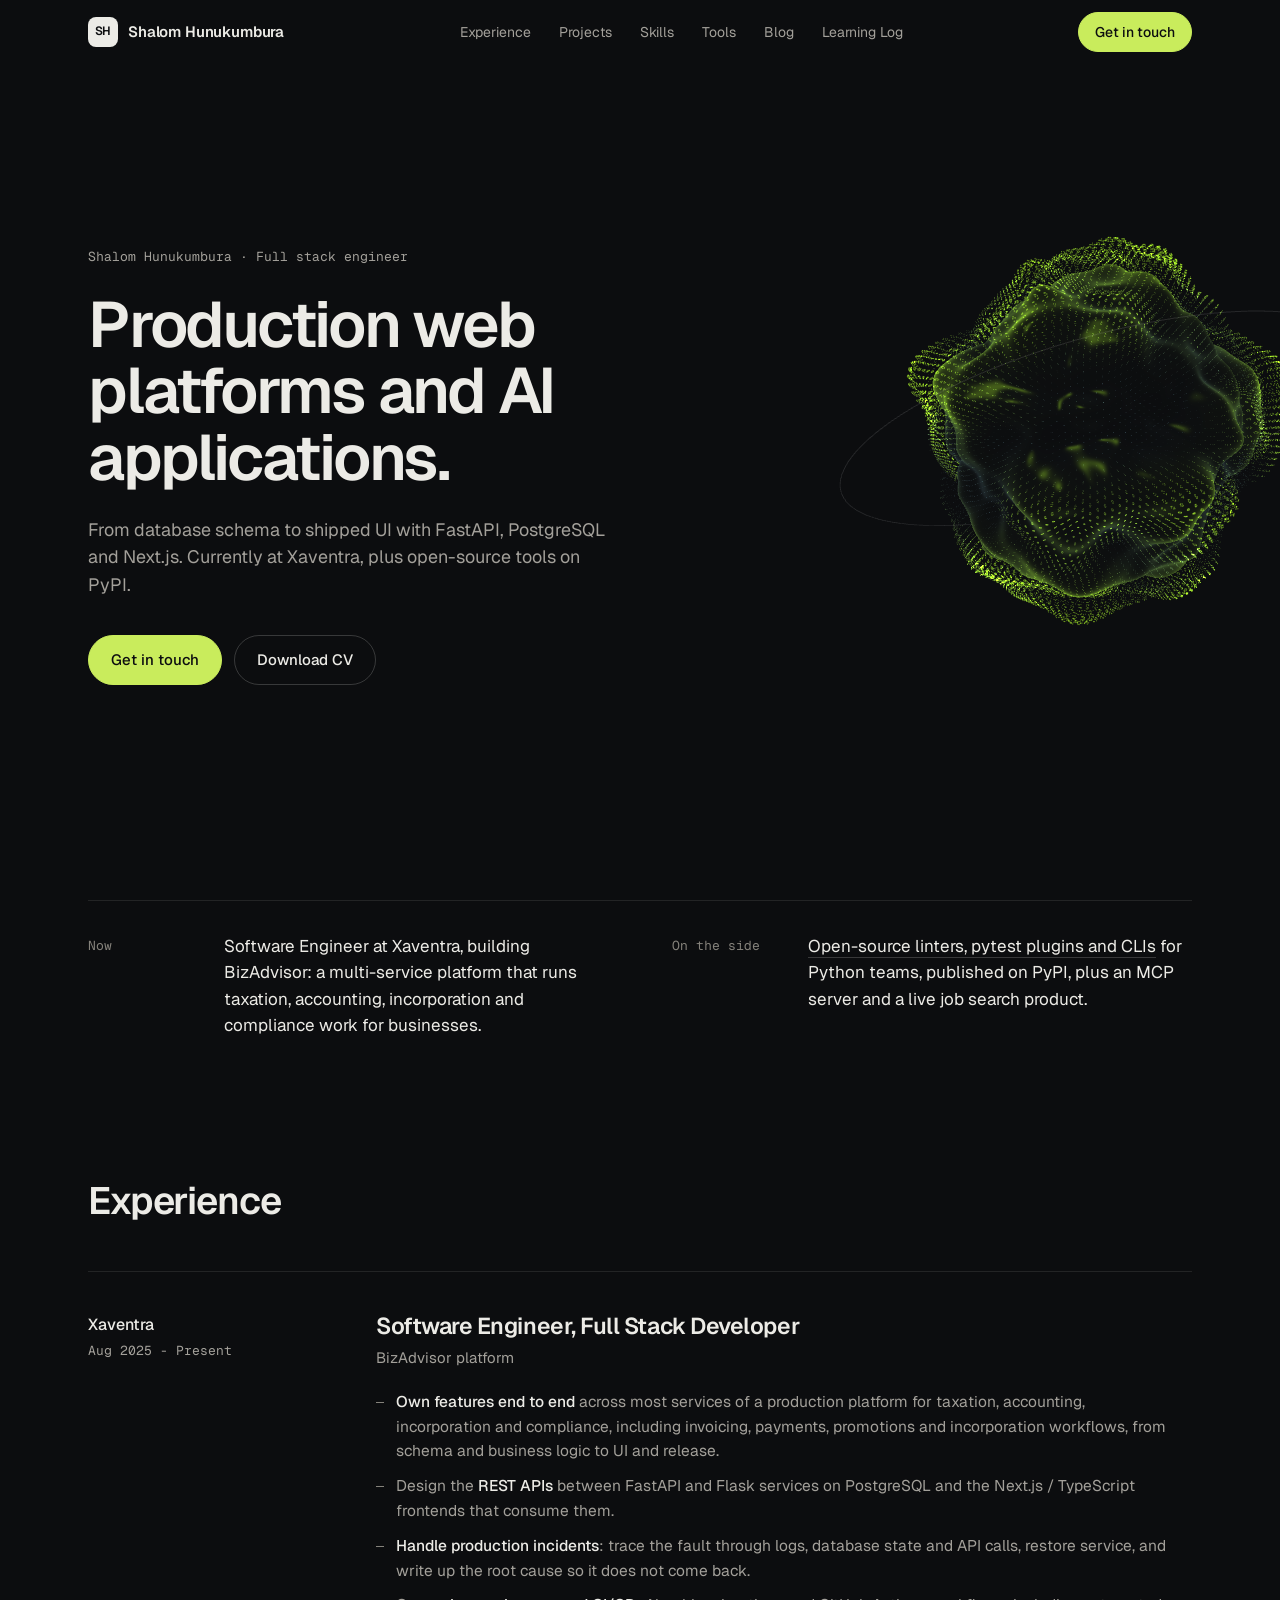
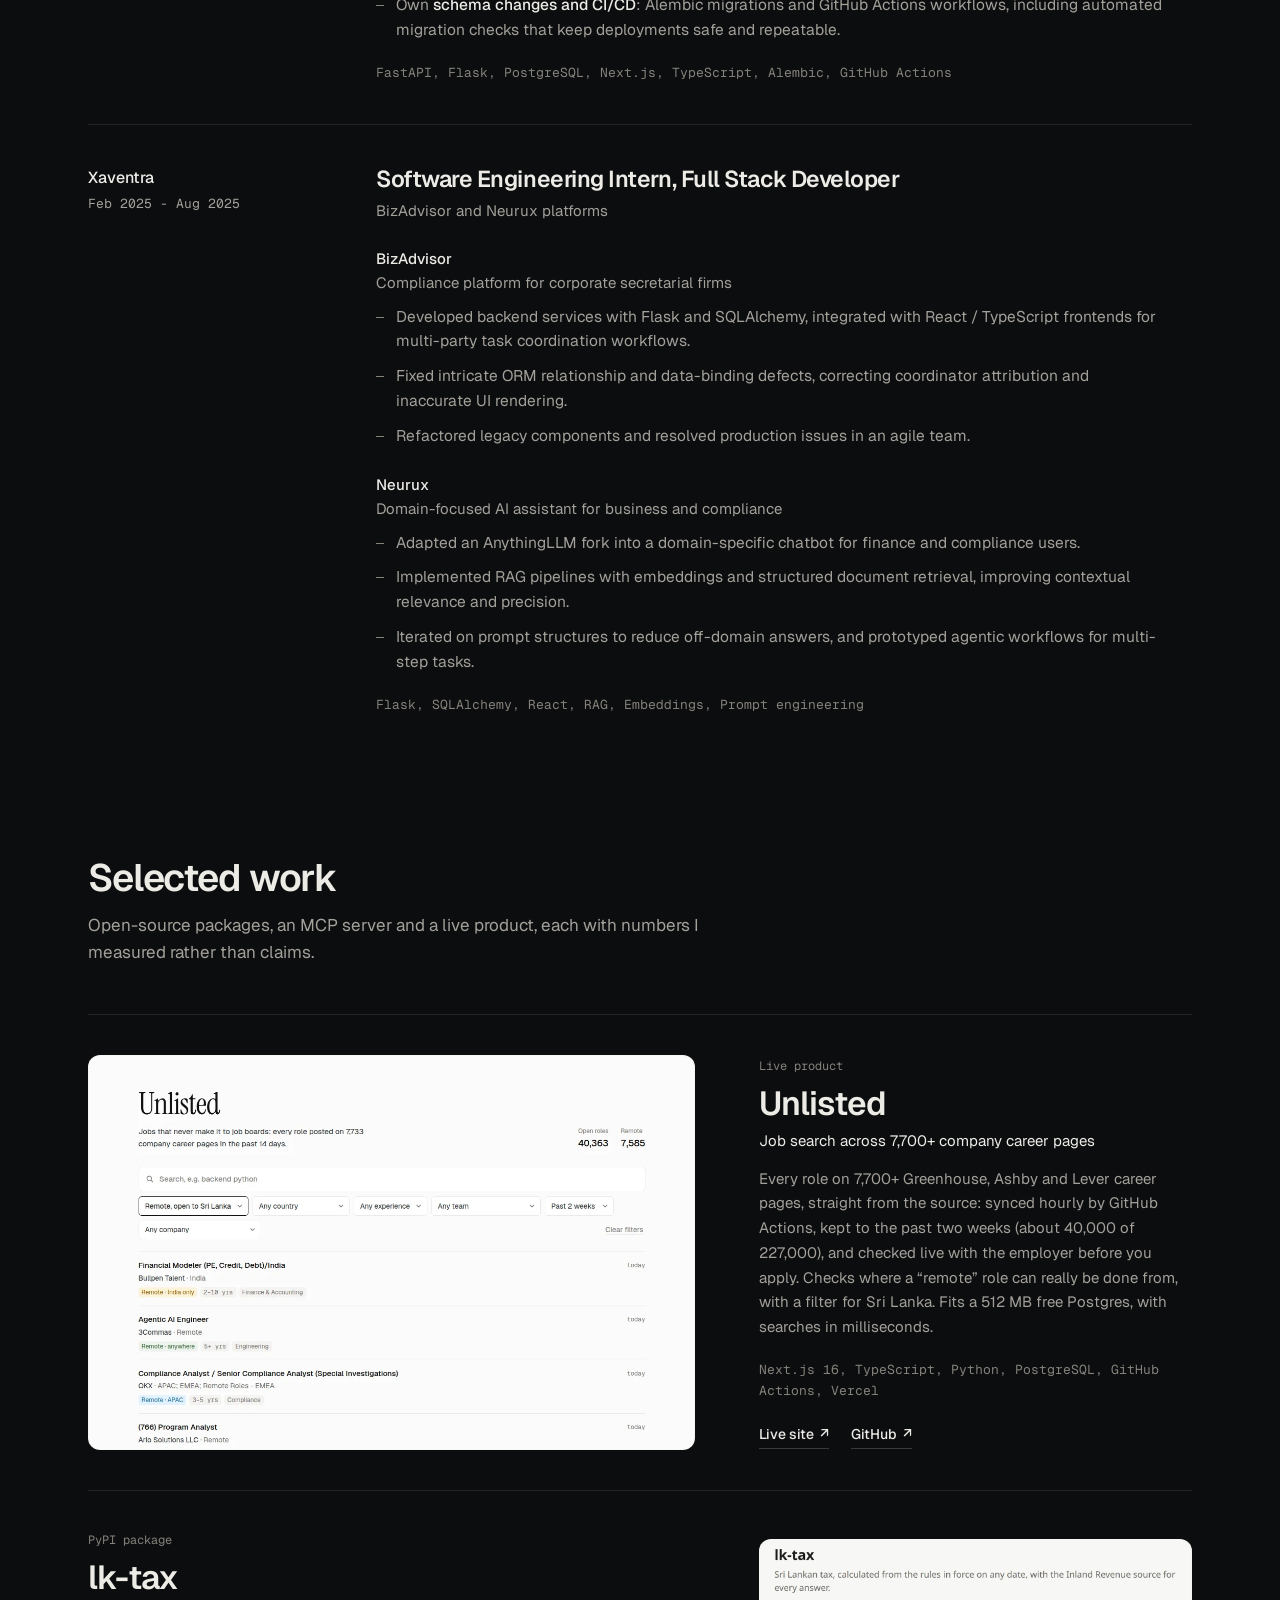
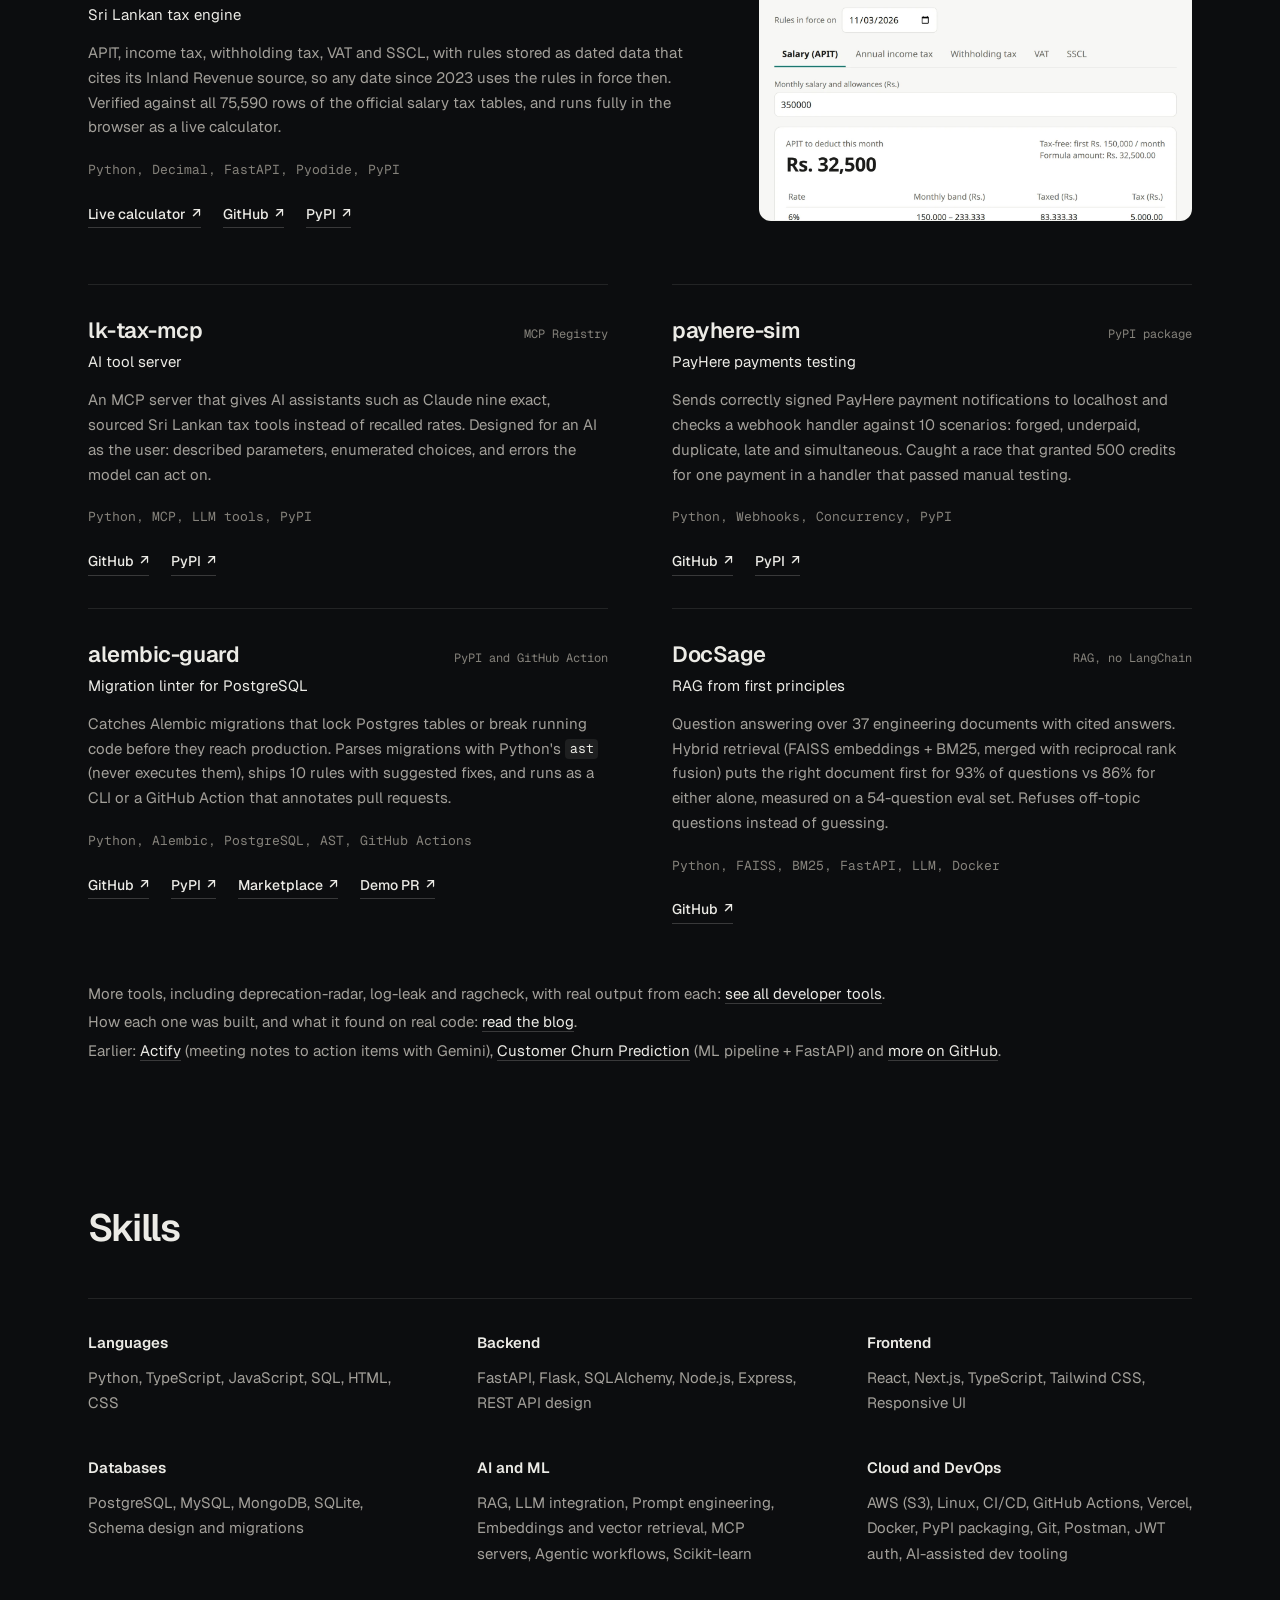
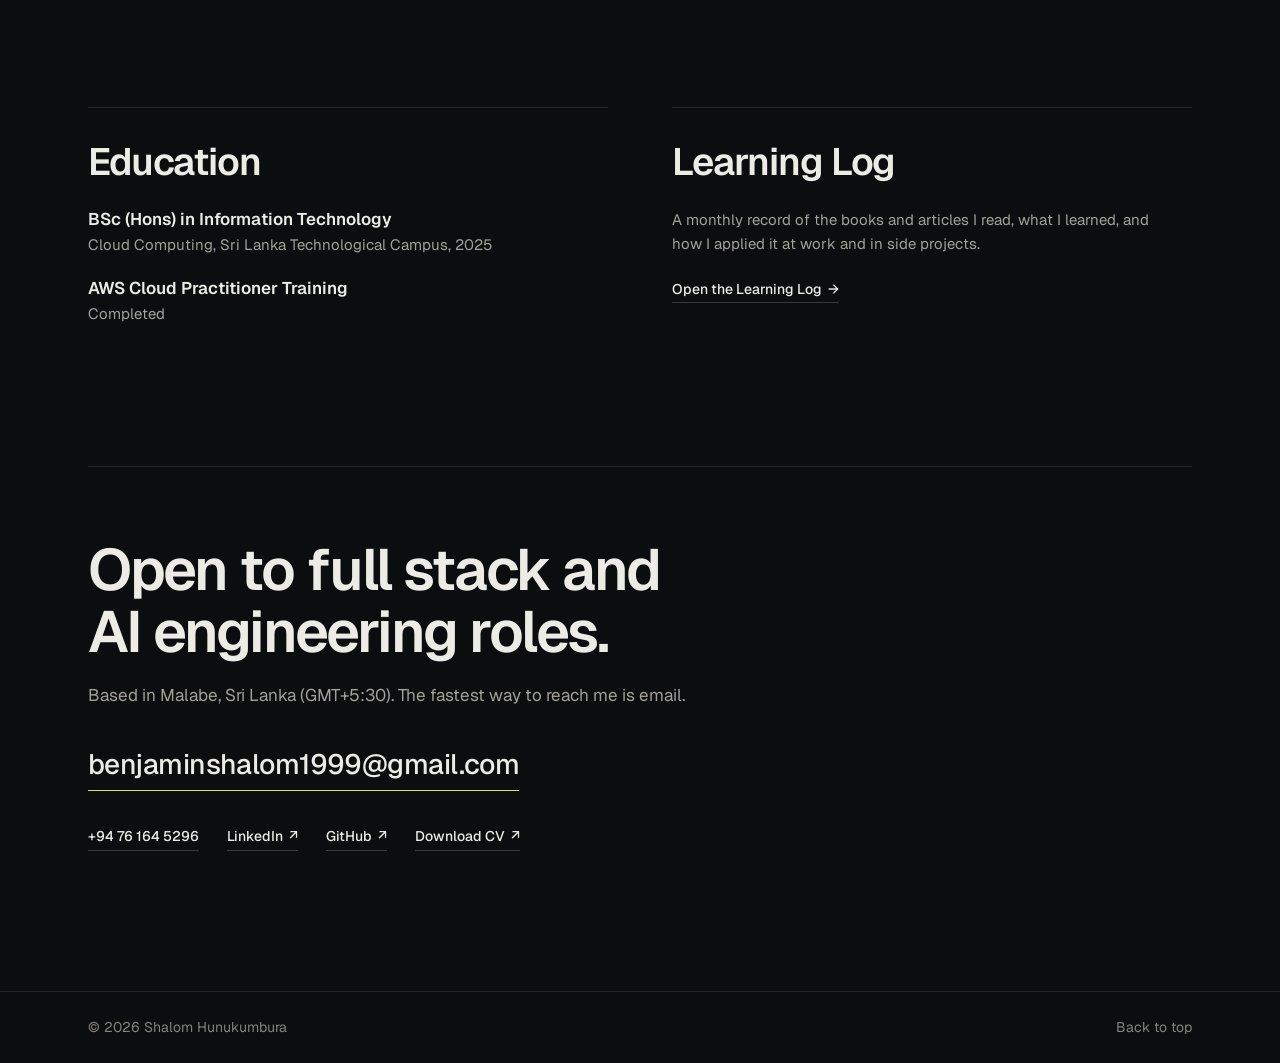
<file: index.html>
<!doctype html>
<html lang="en">
  <head>
    <meta charset="UTF-8" />
    <meta name="viewport" content="width=device-width, initial-scale=1.0" />
    <title>Shalom Hunukumbura | Full Stack Developer</title>
    <meta
      name="description"
      content="Portfolio of Shalom Hunukumbura, Full Stack Developer building production platforms and AI-powered applications with Python, FastAPI, Next.js and TypeScript."
    />
    <meta name="theme-color" content="#0c0d0f" />
    <link rel="icon" href="data:image/svg+xml,%3Csvg xmlns='http://www.w3.org/2000/svg' viewBox='0 0 64 64'%3E%3Crect width='64' height='64' rx='14' fill='%23c9ec5c'/%3E%3Ctext x='32' y='42' font-family='Arial' font-weight='700' font-size='26' text-anchor='middle' fill='%230c0d0f'%3ESH%3C/text%3E%3C/svg%3E" />
    <link rel="preconnect" href="https://fonts.googleapis.com" />
    <link rel="preconnect" href="https://fonts.gstatic.com" crossorigin />
    <link
      href="https://fonts.googleapis.com/css2?family=Geist:wght@400;500;600&family=Geist+Mono:wght@400;500&display=swap"
      rel="stylesheet"
    />
    <link rel="stylesheet" href="home.css" />
    <script src="boot.js"></script>
  </head>
  <body>
    <a class="skip-link" href="#main">Skip to content</a>

    <header class="topbar">
      <div class="wrap topbar-inner">
        <a class="brand" href="index.html" aria-label="Shalom Hunukumbura, home">
          <span class="brand-mark" aria-hidden="true">SH</span>
          <span class="brand-name">Shalom Hunukumbura</span>
        </a>
        <nav class="site-nav" id="site-nav" aria-label="Primary">
          <a href="#experience">Experience</a>
          <a href="#projects">Projects</a>
          <a href="#skills">Skills</a>
          <a href="https://shalomhunukumbura.github.io/tools/">Tools</a>
          <a href="blog.html">Blog</a>
          <a href="learning-log.html">Learning Log</a>
        </nav>
        <div class="topbar-actions">
          <a class="btn btn-primary btn-sm" href="#contact">Get in touch</a>
          <button class="menu-btn" type="button" aria-expanded="false" aria-controls="site-nav">Menu</button>
        </div>
      </div>
    </header>

    <main id="main">
      <!-- Hero -->
      <section class="hero" aria-labelledby="hero-title">
        <div class="hero-stage" aria-hidden="true"><canvas id="scene"></canvas></div>
        <div class="wrap hero-inner">
          <div class="hero-copy">
            <p class="hero-eyebrow">Shalom Hunukumbura · Full stack engineer</p>
            <h1 id="hero-title">Production web platforms and AI applications.</h1>
            <p class="hero-lead">
              From database schema to shipped UI with FastAPI, PostgreSQL and Next.js. Currently at Xaventra, plus open-source tools on PyPI.
            </p>
            <div class="hero-actions">
              <a class="btn btn-primary" href="mailto:benjaminshalom1999@gmail.com">Get in touch</a>
              <a class="btn" href="shalom_hunukumbura_resume.pdf" target="_blank" rel="noopener">Download CV</a>
            </div>
          </div>
        </div>
      </section>

      <!-- Summary -->
      <section class="wrap" aria-label="Summary">
        <dl class="summary" data-reveal>
          <div class="summary-item">
            <dt>Now</dt>
            <dd>Software Engineer at Xaventra, building BizAdvisor: a multi-service platform that runs taxation, accounting, incorporation and compliance work for businesses.</dd>
          </div>
          <div class="summary-item">
            <dt>On the side</dt>
            <dd><a class="inline-link" href="https://shalomhunukumbura.github.io/tools/">Open-source linters, pytest plugins and CLIs</a> for Python teams, published on PyPI, plus an MCP server and a live job search product.</dd>
          </div>
        </dl>
      </section>

      <!-- Experience -->
      <section class="section wrap" id="experience" aria-labelledby="experience-title">
        <div class="section-head">
          <h2 class="section-title" id="experience-title">Experience</h2>
        </div>

        <article class="job" data-reveal>
          <div class="job-meta">
            <p class="job-company">Xaventra</p>
            <p class="job-date">Aug 2025 - Present</p>
          </div>
          <div class="job-body">
            <h3>Software Engineer, Full Stack Developer</h3>
            <p class="job-product">BizAdvisor platform</p>
            <ul class="bullets">
              <li><strong>Own features end to end</strong> across most services of a production platform for taxation, accounting, incorporation and compliance, including invoicing, payments, promotions and incorporation workflows, from schema and business logic to UI and release.</li>
              <li>Design the <strong>REST APIs</strong> between FastAPI and Flask services on PostgreSQL and the Next.js / TypeScript frontends that consume them.</li>
              <li><strong>Handle production incidents</strong>: trace the fault through logs, database state and API calls, restore service, and write up the root cause so it does not come back.</li>
              <li>Own <strong>schema changes and CI/CD</strong>: Alembic migrations and GitHub Actions workflows, including automated migration checks that keep deployments safe and repeatable.</li>
            </ul>
            <p class="stack">FastAPI, Flask, PostgreSQL, Next.js, TypeScript, Alembic, GitHub Actions</p>
          </div>
        </article>

        <article class="job" data-reveal>
          <div class="job-meta">
            <p class="job-company">Xaventra</p>
            <p class="job-date">Feb 2025 - Aug 2025</p>
          </div>
          <div class="job-body">
            <h3>Software Engineering Intern, Full Stack Developer</h3>
            <p class="job-product">BizAdvisor and Neurux platforms</p>
            <p class="sub-head">BizAdvisor <span>Compliance platform for corporate secretarial firms</span></p>
            <ul class="bullets">
              <li>Developed backend services with Flask and SQLAlchemy, integrated with React / TypeScript frontends for multi-party task coordination workflows.</li>
              <li>Fixed intricate ORM relationship and data-binding defects, correcting coordinator attribution and inaccurate UI rendering.</li>
              <li>Refactored legacy components and resolved production issues in an agile team.</li>
            </ul>
            <p class="sub-head">Neurux <span>Domain-focused AI assistant for business and compliance</span></p>
            <ul class="bullets">
              <li>Adapted an AnythingLLM fork into a domain-specific chatbot for finance and compliance users.</li>
              <li>Implemented RAG pipelines with embeddings and structured document retrieval, improving contextual relevance and precision.</li>
              <li>Iterated on prompt structures to reduce off-domain answers, and prototyped agentic workflows for multi-step tasks.</li>
            </ul>
            <p class="stack">Flask, SQLAlchemy, React, RAG, Embeddings, Prompt engineering</p>
          </div>
        </article>
      </section>

      <!-- Projects -->
      <section class="section wrap" id="projects" aria-labelledby="projects-title">
        <div class="section-head">
          <h2 class="section-title" id="projects-title">Selected work</h2>
          <p class="section-intro">Open-source packages, an MCP server and a live product, each with numbers I measured rather than claims.</p>
        </div>

        <article class="feature" data-reveal>
          <a class="feature-media" href="https://github.com/ShalomHunukumbura/unlisted" target="_blank" rel="noopener noreferrer" tabindex="-1" aria-hidden="true">
            <img src="assets/unlisted.webp" width="1184" height="770" loading="lazy" decoding="async" alt="" />
          </a>
          <div class="feature-body">
            <p class="kind">Live product</p>
            <h3>Unlisted</h3>
            <p class="kicker">Job search across 7,700+ company career pages</p>
            <p class="desc">Every role on 7,700+ Greenhouse, Ashby and Lever career pages, straight from the source: synced hourly by GitHub Actions, kept to the past two weeks (about 40,000 of 227,000), and checked live with the employer before you apply. Checks where a &ldquo;remote&rdquo; role can really be done from, with a filter for Sri Lanka. Fits a 512 MB free Postgres, with searches in milliseconds.</p>
            <p class="stack">Next.js 16, TypeScript, Python, PostgreSQL, GitHub Actions, Vercel</p>
            <div class="links">
              <a class="text-link" href="https://unlisted-tau.vercel.app" target="_blank" rel="noopener noreferrer">Live site <span aria-hidden="true">↗</span></a>
              <a class="text-link" href="https://github.com/ShalomHunukumbura/unlisted" target="_blank" rel="noopener noreferrer">GitHub <span aria-hidden="true">↗</span></a>
            </div>
          </div>
        </article>

        <article class="feature is-flipped" data-reveal>
          <a class="feature-media" href="https://shalomhunukumbura.github.io/lk-tax/" target="_blank" rel="noopener noreferrer" tabindex="-1" aria-hidden="true">
            <img src="assets/lk-tax.webp" width="1440" height="936" loading="lazy" decoding="async" alt="" />
          </a>
          <div class="feature-body">
            <p class="kind">PyPI package</p>
            <h3>lk-tax</h3>
            <p class="kicker">Sri Lankan tax engine</p>
            <p class="desc">APIT, income tax, withholding tax, VAT and SSCL, with rules stored as dated data that cites its Inland Revenue source, so any date since 2023 uses the rules in force then. Verified against all 75,590 rows of the official salary tax tables, and runs fully in the browser as a live calculator.</p>
            <p class="stack">Python, Decimal, FastAPI, Pyodide, PyPI</p>
            <div class="links">
              <a class="text-link" href="https://shalomhunukumbura.github.io/lk-tax/" target="_blank" rel="noopener noreferrer">Live calculator <span aria-hidden="true">↗</span></a>
              <a class="text-link" href="https://github.com/ShalomHunukumbura/lk-tax" target="_blank" rel="noopener noreferrer">GitHub <span aria-hidden="true">↗</span></a>
              <a class="text-link" href="https://pypi.org/project/lk-tax/" target="_blank" rel="noopener noreferrer">PyPI <span aria-hidden="true">↗</span></a>
            </div>
          </div>
        </article>

        <div class="works">
          <article class="work" data-reveal>
            <div class="work-head"><h3>lk-tax-mcp</h3><p class="kind">MCP Registry</p></div>
            <p class="kicker">AI tool server</p>
            <p class="desc">An MCP server that gives AI assistants such as Claude nine exact, sourced Sri Lankan tax tools instead of recalled rates. Designed for an AI as the user: described parameters, enumerated choices, and errors the model can act on.</p>
            <p class="stack">Python, MCP, LLM tools, PyPI</p>
            <div class="links">
              <a class="text-link" href="https://github.com/ShalomHunukumbura/lk-tax-mcp" target="_blank" rel="noopener noreferrer">GitHub <span aria-hidden="true">↗</span></a>
              <a class="text-link" href="https://pypi.org/project/lk-tax-mcp/" target="_blank" rel="noopener noreferrer">PyPI <span aria-hidden="true">↗</span></a>
            </div>
          </article>

          <article class="work" data-reveal>
            <div class="work-head"><h3>payhere-sim</h3><p class="kind">PyPI package</p></div>
            <p class="kicker">PayHere payments testing</p>
            <p class="desc">Sends correctly signed PayHere payment notifications to localhost and checks a webhook handler against 10 scenarios: forged, underpaid, duplicate, late and simultaneous. Caught a race that granted 500 credits for one payment in a handler that passed manual testing.</p>
            <p class="stack">Python, Webhooks, Concurrency, PyPI</p>
            <div class="links">
              <a class="text-link" href="https://github.com/ShalomHunukumbura/payhere-sim" target="_blank" rel="noopener noreferrer">GitHub <span aria-hidden="true">↗</span></a>
              <a class="text-link" href="https://pypi.org/project/payhere-sim/" target="_blank" rel="noopener noreferrer">PyPI <span aria-hidden="true">↗</span></a>
            </div>
          </article>

          <article class="work" data-reveal>
            <div class="work-head"><h3>alembic-guard</h3><p class="kind">PyPI and GitHub Action</p></div>
            <p class="kicker">Migration linter for PostgreSQL</p>
            <p class="desc">Catches Alembic migrations that lock Postgres tables or break running code before they reach production. Parses migrations with Python's <code>ast</code> (never executes them), ships 10 rules with suggested fixes, and runs as a CLI or a GitHub Action that annotates pull requests.</p>
            <p class="stack">Python, Alembic, PostgreSQL, AST, GitHub Actions</p>
            <div class="links">
              <a class="text-link" href="https://github.com/ShalomHunukumbura/alembic-guard" target="_blank" rel="noopener noreferrer">GitHub <span aria-hidden="true">↗</span></a>
              <a class="text-link" href="https://pypi.org/project/alembic-guard/" target="_blank" rel="noopener noreferrer">PyPI <span aria-hidden="true">↗</span></a>
              <a class="text-link" href="https://github.com/marketplace/actions/alembic-guard" target="_blank" rel="noopener noreferrer">Marketplace <span aria-hidden="true">↗</span></a>
              <a class="text-link" href="https://github.com/ShalomHunukumbura/alembic-guard-demo/pulls" target="_blank" rel="noopener noreferrer">Demo PR <span aria-hidden="true">↗</span></a>
            </div>
          </article>

          <article class="work" data-reveal>
            <div class="work-head"><h3>DocSage</h3><p class="kind">RAG, no LangChain</p></div>
            <p class="kicker">RAG from first principles</p>
            <p class="desc">Question answering over 37 engineering documents with cited answers. Hybrid retrieval (FAISS embeddings + BM25, merged with reciprocal rank fusion) puts the right document first for 93% of questions vs 86% for either alone, measured on a 54-question eval set. Refuses off-topic questions instead of guessing.</p>
            <p class="stack">Python, FAISS, BM25, FastAPI, LLM, Docker</p>
            <div class="links">
              <a class="text-link" href="https://github.com/ShalomHunukumbura/docsage" target="_blank" rel="noopener noreferrer">GitHub <span aria-hidden="true">↗</span></a>
            </div>
          </article>
        </div>

        <p class="more-projects" data-reveal>
          More tools, including deprecation-radar, log-leak and ragcheck, with real output from each: <a href="https://shalomhunukumbura.github.io/tools/">see all developer tools</a>.<br />
          How each one was built, and what it found on real code: <a href="blog.html">read the blog</a>.<br />
          Earlier: <a href="https://github.com/ShalomHunukumbura/actify" target="_blank" rel="noopener noreferrer">Actify</a> (meeting notes to action items with Gemini),
          <a href="https://github.com/ShalomHunukumbura/customer-churn-prediction" target="_blank" rel="noopener noreferrer">Customer Churn Prediction</a> (ML pipeline + FastAPI) and
          <a href="https://github.com/ShalomHunukumbura" target="_blank" rel="noopener noreferrer">more on GitHub</a>.
        </p>
      </section>

      <!-- Skills -->
      <section class="section wrap" id="skills" aria-labelledby="skills-title">
        <div class="section-head">
          <h2 class="section-title" id="skills-title">Skills</h2>
        </div>
        <div class="skills" data-reveal>
          <div class="skill">
            <h3>Languages</h3>
            <ul><li>Python</li><li>TypeScript</li><li>JavaScript</li><li>SQL</li><li>HTML</li><li>CSS</li></ul>
          </div>
          <div class="skill">
            <h3>Backend</h3>
            <ul><li>FastAPI</li><li>Flask</li><li>SQLAlchemy</li><li>Node.js</li><li>Express</li><li>REST API design</li></ul>
          </div>
          <div class="skill">
            <h3>Frontend</h3>
            <ul><li>React</li><li>Next.js</li><li>TypeScript</li><li>Tailwind CSS</li><li>Responsive UI</li></ul>
          </div>
          <div class="skill">
            <h3>Databases</h3>
            <ul><li>PostgreSQL</li><li>MySQL</li><li>MongoDB</li><li>SQLite</li><li>Schema design and migrations</li></ul>
          </div>
          <div class="skill">
            <h3>AI and ML</h3>
            <ul><li>RAG</li><li>LLM integration</li><li>Prompt engineering</li><li>Embeddings and vector retrieval</li><li>MCP servers</li><li>Agentic workflows</li><li>Scikit-learn</li></ul>
          </div>
          <div class="skill">
            <h3>Cloud and DevOps</h3>
            <ul><li>AWS (S3)</li><li>Linux</li><li>CI/CD</li><li>GitHub Actions</li><li>Vercel</li><li>Docker</li><li>PyPI packaging</li><li>Git</li><li>Postman</li><li>JWT auth</li><li>AI-assisted dev tooling</li></ul>
          </div>
        </div>
      </section>

      <!-- Education + Learning log -->
      <section class="section wrap">
        <div class="duo">
          <div class="duo-col" data-reveal>
            <h2 class="section-title">Education</h2>
            <div class="edu">
              <h3>BSc (Hons) in Information Technology</h3>
              <p>Cloud Computing, Sri Lanka Technological Campus, 2025</p>
            </div>
            <div class="edu">
              <h3>AWS Cloud Practitioner Training</h3>
              <p>Completed</p>
            </div>
          </div>
          <div class="duo-col" data-reveal>
            <h2 class="section-title">Learning Log</h2>
            <p class="log-text">A monthly record of the books and articles I read, what I learned, and how I applied it at work and in side projects.</p>
            <a class="text-link" href="learning-log.html">Open the Learning Log <span aria-hidden="true">→</span></a>
          </div>
        </div>
      </section>

      <!-- Contact -->
      <section class="section wrap contact" id="contact" aria-labelledby="contact-title">
        <div class="contact-inner" data-reveal>
          <h2 class="contact-title" id="contact-title">Open to full stack and AI engineering roles.</h2>
          <p class="contact-sub">Based in Malabe, Sri Lanka (GMT+5:30). The fastest way to reach me is email.</p>
          <a class="contact-mail" href="mailto:benjaminshalom1999@gmail.com">benjaminshalom1999@gmail.com</a>
          <ul class="contact-links">
            <li><a class="text-link" href="tel:+94761645296">+94 76 164 5296</a></li>
            <li><a class="text-link" href="https://linkedin.com/in/shunukumbura" target="_blank" rel="noopener noreferrer">LinkedIn <span aria-hidden="true">↗</span></a></li>
            <li><a class="text-link" href="https://github.com/ShalomHunukumbura" target="_blank" rel="noopener noreferrer">GitHub <span aria-hidden="true">↗</span></a></li>
            <li><a class="text-link" href="shalom_hunukumbura_resume.pdf" target="_blank" rel="noopener">Download CV <span aria-hidden="true">↗</span></a></li>
          </ul>
        </div>
      </section>
    </main>

    <footer class="footer">
      <div class="wrap footer-inner">
        <span>© 2026 Shalom Hunukumbura</span>
        <a href="#main">Back to top</a>
      </div>
    </footer>

    <script type="module" src="home.js"></script>
  </body>
</html>
</file>
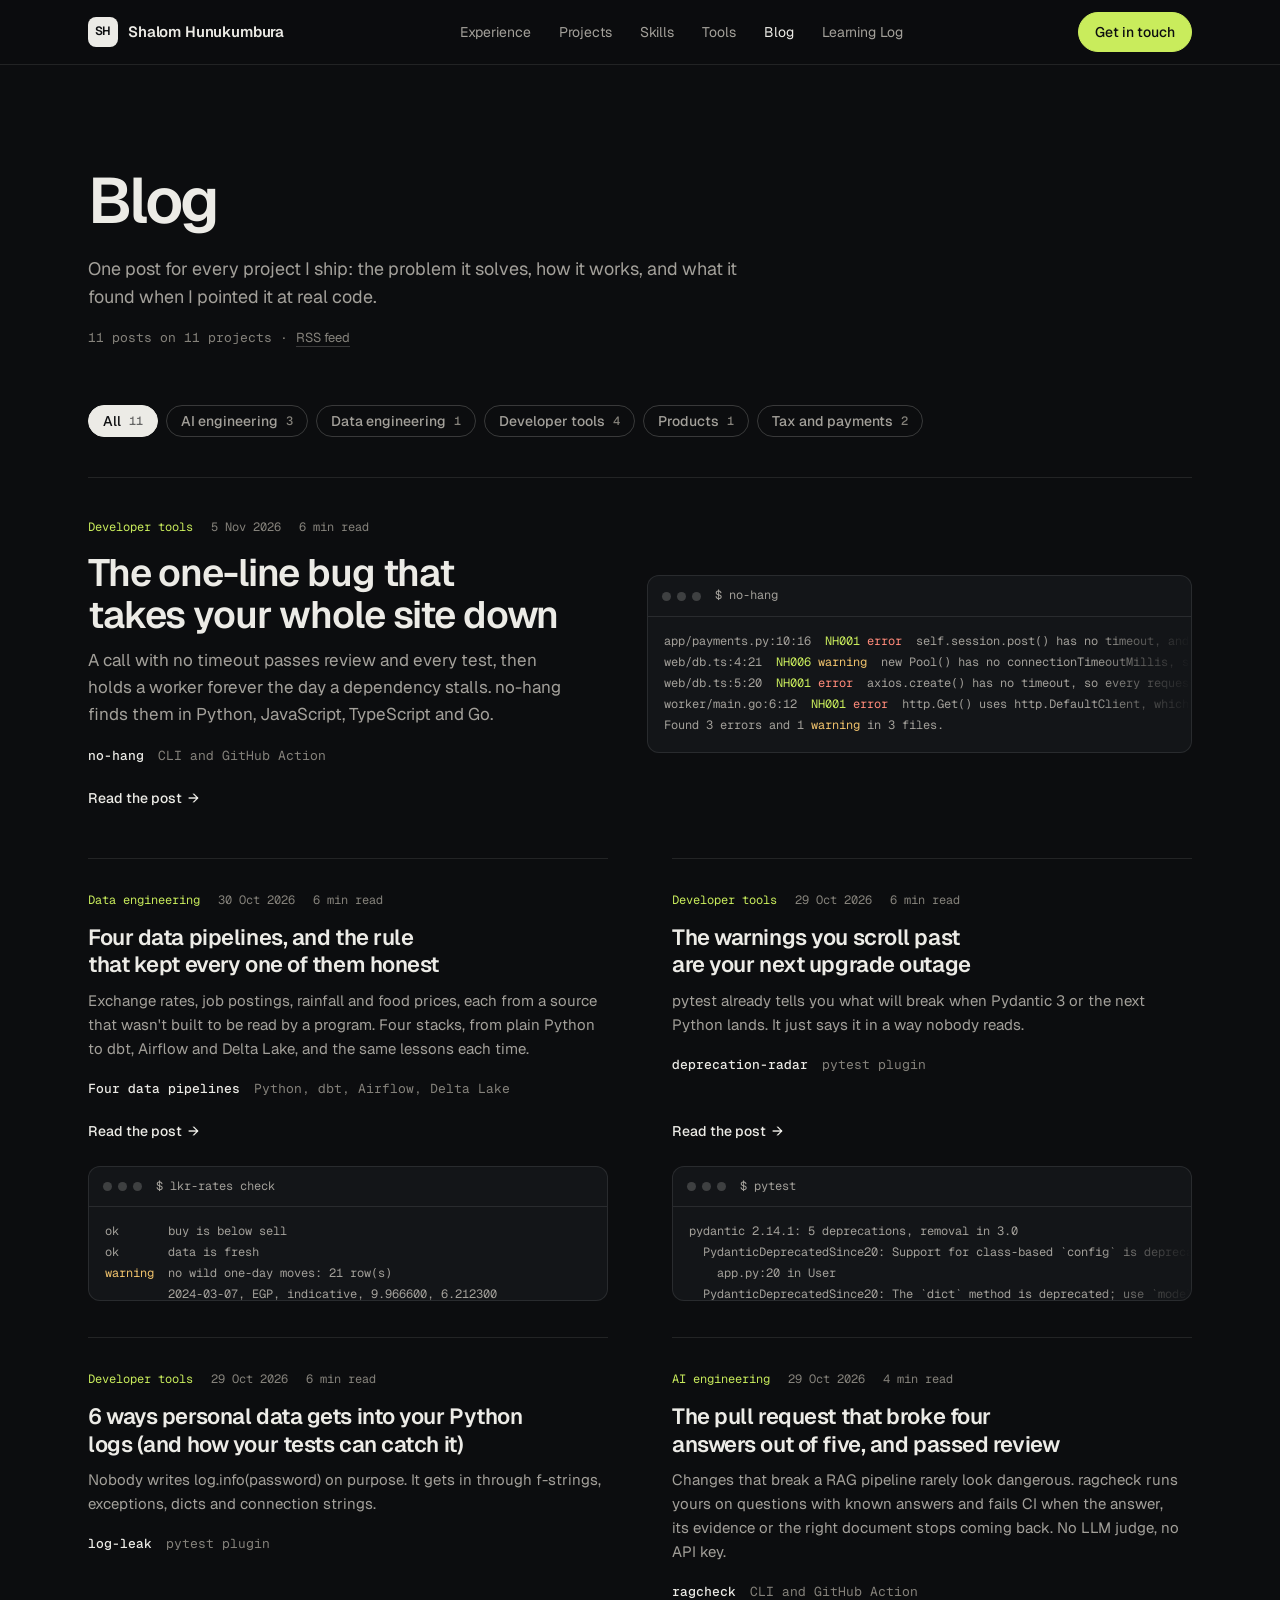
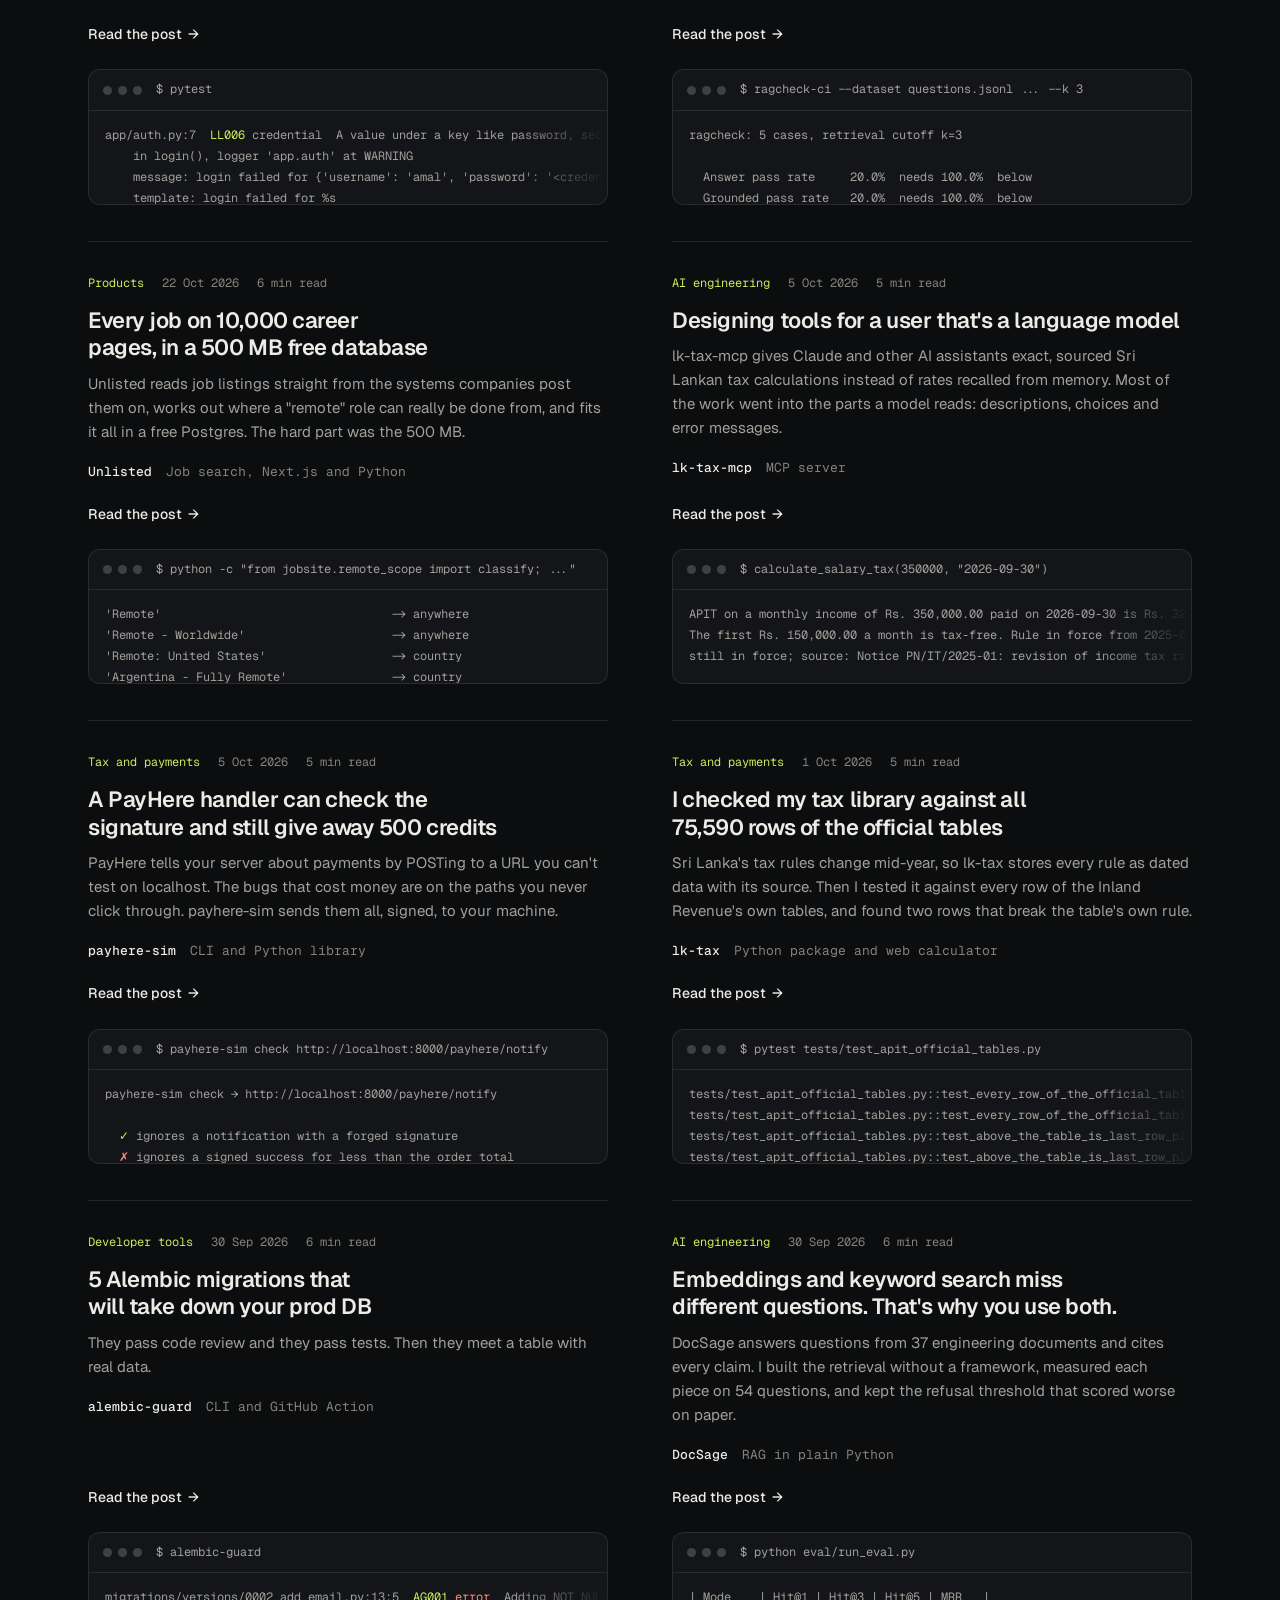
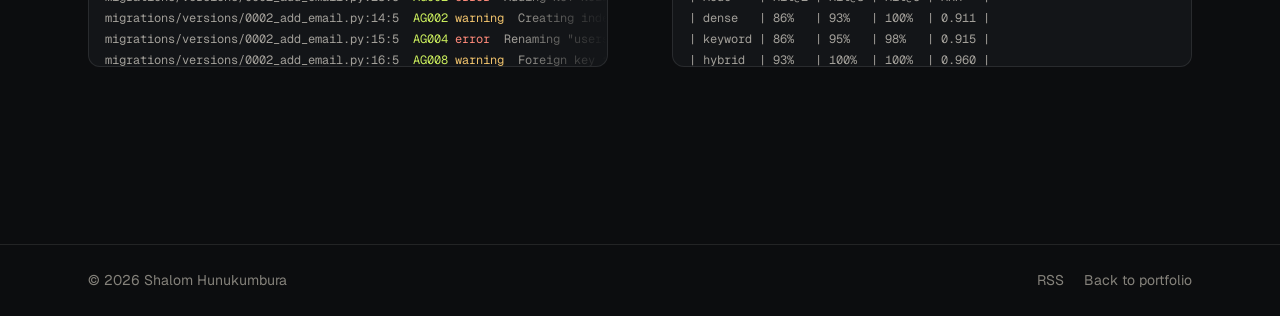
<file: blog.html>
<!doctype html>
<html lang="en">
  <head>
    <meta charset="UTF-8" />
    <meta name="viewport" content="width=device-width, initial-scale=1.0" />
    <meta name="theme-color" content="#0c0d0f" />
    <link rel="icon" href="data:image/svg+xml,%3Csvg xmlns='http://www.w3.org/2000/svg' viewBox='0 0 64 64'%3E%3Crect width='64' height='64' rx='14' fill='%23c9ec5c'/%3E%3Ctext x='32' y='42' font-family='Arial' font-weight='700' font-size='26' text-anchor='middle' fill='%230c0d0f'%3ESH%3C/text%3E%3C/svg%3E" />
    <link rel="alternate" type="application/rss+xml" title="Shalom Hunukumbura, blog" href="https://shalomhunukumbura.github.io/portfolio/blog/feed.xml" />
    <link rel="preconnect" href="https://fonts.googleapis.com" />
    <link rel="preconnect" href="https://fonts.gstatic.com" crossorigin />
    <link
      href="https://fonts.googleapis.com/css2?family=Geist:wght@400;500;600&family=Geist+Mono:wght@400;500&display=swap"
      rel="stylesheet"
    />
    <link rel="stylesheet" href="home.css" />
    <link rel="stylesheet" href="blog.css" />
    <script src="boot.js"></script>
    <title>Blog | Shalom Hunukumbura</title>
    <meta name="description" content="One post for every project Shalom Hunukumbura ships: the problem, how it works, and what it found on real code." />
    <meta property="og:type" content="website" />
    <meta property="og:title" content="Blog | Shalom Hunukumbura" />
    <meta property="og:description" content="One post for every project I ship: the problem, how it works, and what it found on real code." />
    <meta property="og:url" content="https://shalomhunukumbura.github.io/portfolio/blog.html" />
    <link rel="canonical" href="https://shalomhunukumbura.github.io/portfolio/blog.html" />
  </head>
  <body>
    <a class="skip-link" href="#main">Skip to content</a>

    <header class="topbar">
      <div class="wrap topbar-inner">
        <a class="brand" href="index.html" aria-label="Shalom Hunukumbura, home">
          <span class="brand-mark" aria-hidden="true">SH</span>
          <span class="brand-name">Shalom Hunukumbura</span>
        </a>
        <nav class="site-nav" id="site-nav" aria-label="Primary">
          <a href="index.html#experience">Experience</a>
          <a href="index.html#projects">Projects</a>
          <a href="index.html#skills">Skills</a>
          <a href="https://shalomhunukumbura.github.io/tools/">Tools</a>
          <a href="blog.html" aria-current="page">Blog</a>
          <a href="learning-log.html">Learning Log</a>
        </nav>
        <div class="topbar-actions">
          <a class="btn btn-primary btn-sm" href="index.html#contact">Get in touch</a>
          <button class="menu-btn" type="button" aria-expanded="false" aria-controls="site-nav">Menu</button>
        </div>
      </div>
    </header>

    <main id="main">
      <section class="page-head wrap">
        <h1>Blog</h1>
        <p class="page-lead">
          One post for every project I ship: the problem it solves, how it works, and what it
          found when I pointed it at real code.
        </p>
        <p class="log-totals">11 posts on 11 projects · <a class="inline-link" href="blog/feed.xml">RSS feed</a></p>
      </section>

      <section class="wrap blog-section" aria-label="Posts">
        <div class="blog-filters" role="group" aria-label="Show posts about">
          <button type="button" class="chip" data-filter="all" aria-pressed="true">All <span>11</span></button>
          <button type="button" class="chip" data-filter="ai-engineering" aria-pressed="false">AI engineering <span>3</span></button>
          <button type="button" class="chip" data-filter="data-engineering" aria-pressed="false">Data engineering <span>1</span></button>
          <button type="button" class="chip" data-filter="developer-tools" aria-pressed="false">Developer tools <span>4</span></button>
          <button type="button" class="chip" data-filter="products" aria-pressed="false">Products <span>1</span></button>
          <button type="button" class="chip" data-filter="tax-and-payments" aria-pressed="false">Tax and payments <span>2</span></button>
        </div>

        <ol class="post-list" reversed>
          <li class="post-card is-featured" data-category="developer-tools" data-reveal>
            <div class="post-card-body">
              <p class="post-meta">
                <span>Developer tools</span>
                <time datetime="2026-11-05">5 Nov 2026</time>
                <span>6 min read</span>
              </p>
              <h2 class="post-card-title"><a href="blog/no-hang.html">The one-line bug that takes your whole site down</a></h2>
              <p class="post-dek">A call with no timeout passes review and every test, then holds a worker forever the day a dependency stalls. no-hang finds them in Python, JavaScript, TypeScript and Go.</p>
              <p class="post-project"><strong>no-hang</strong> CLI and GitHub Action</p>
              <span class="post-read" aria-hidden="true">Read the post <span class="arrow">→</span></span>
            </div>
<figure class="proof" aria-hidden="true">
  <figcaption class="proof-bar"><span class="proof-dots"><i></i><i></i><i></i></span><code>$ no-hang</code></figcaption>
  <pre class="proof-body"><code>app/payments.py:10:16  <span class="t-code">NH001</span> <span class="t-error">error</span>  self.session.post() has no timeout, and a requests.Session has no default, so it waits forever if the server stops answering. Setting the session's .timeout does nothing in requests.
web/db.ts:4:21  <span class="t-code">NH006</span> <span class="t-warning">warning</span>  new Pool() has no connectionTimeoutMillis, so once every connection is busy, the next query waits forever for one.
web/db.ts:5:20  <span class="t-code">NH001</span> <span class="t-error">error</span>  axios.create() has no timeout, so every request through this instance waits forever if the server stops answering.
worker/main.go:6:12  <span class="t-code">NH001</span> <span class="t-error">error</span>  http.Get() uses http.DefaultClient, which has no timeout, so it waits forever if the server stops answering.
Found 3 errors and 1 <span class="t-warning">warning</span> in 3 files.</code></pre>
</figure>
          </li>
          <li class="post-card" data-category="data-engineering" data-reveal>
            <div class="post-card-body">
              <p class="post-meta">
                <span>Data engineering</span>
                <time datetime="2026-10-30">30 Oct 2026</time>
                <span>6 min read</span>
              </p>
              <h2 class="post-card-title"><a href="blog/data-pipelines.html">Four data pipelines, and the rule that kept every one of them honest</a></h2>
              <p class="post-dek">Exchange rates, job postings, rainfall and food prices, each from a source that wasn&#39;t built to be read by a program. Four stacks, from plain Python to dbt, Airflow and Delta Lake, and the same lessons each time.</p>
              <p class="post-project"><strong>Four data pipelines</strong> Python, dbt, Airflow, Delta Lake</p>
              <span class="post-read" aria-hidden="true">Read the post <span class="arrow">→</span></span>
            </div>
<figure class="proof" aria-hidden="true">
  <figcaption class="proof-bar"><span class="proof-dots"><i></i><i></i><i></i></span><code>$ lkr-rates check</code></figcaption>
  <pre class="proof-body"><code>ok       buy is below sell
ok       data is fresh
<span class="t-warning">warning</span>  no wild one-day moves: 21 row(s)
         2024-03-07, EGP, indicative, 9.966600, 6.212300
         2023-06-15, NGN, indicative, 0.655000, 0.497400
ok       newest day has every currency</code></pre>
</figure>
          </li>
          <li class="post-card" data-category="developer-tools" data-reveal>
            <div class="post-card-body">
              <p class="post-meta">
                <span>Developer tools</span>
                <time datetime="2026-10-29">29 Oct 2026</time>
                <span>6 min read</span>
              </p>
              <h2 class="post-card-title"><a href="blog/deprecation-radar.html">The warnings you scroll past are your next upgrade outage</a></h2>
              <p class="post-dek">pytest already tells you what will break when Pydantic 3 or the next Python lands. It just says it in a way nobody reads.</p>
              <p class="post-project"><strong>deprecation-radar</strong> pytest plugin</p>
              <span class="post-read" aria-hidden="true">Read the post <span class="arrow">→</span></span>
            </div>
<figure class="proof" aria-hidden="true">
  <figcaption class="proof-bar"><span class="proof-dots"><i></i><i></i><i></i></span><code>$ pytest</code></figcaption>
  <pre class="proof-body"><code>pydantic 2.14.1: 5 deprecations, removal in 3.0
  PydanticDeprecatedSince20: Support for class-based `config` is deprecated, use ConfigDict instead. ...
    app.py:20 in User
  PydanticDeprecatedSince20: The `dict` method is deprecated; use `model_dump` instead. ...
    app.py:36 in get_user
  PydanticDeprecatedSince20: The `json` method is deprecated; use `model_dump_json` instead. ...</code></pre>
</figure>
          </li>
          <li class="post-card" data-category="developer-tools" data-reveal>
            <div class="post-card-body">
              <p class="post-meta">
                <span>Developer tools</span>
                <time datetime="2026-10-29">29 Oct 2026</time>
                <span>6 min read</span>
              </p>
              <h2 class="post-card-title"><a href="blog/log-leak.html">6 ways personal data gets into your Python logs (and how your tests can catch it)</a></h2>
              <p class="post-dek">Nobody writes log.info(password) on purpose. It gets in through f-strings, exceptions, dicts and connection strings.</p>
              <p class="post-project"><strong>log-leak</strong> pytest plugin</p>
              <span class="post-read" aria-hidden="true">Read the post <span class="arrow">→</span></span>
            </div>
<figure class="proof" aria-hidden="true">
  <figcaption class="proof-bar"><span class="proof-dots"><i></i><i></i><i></i></span><code>$ pytest</code></figcaption>
  <pre class="proof-body"><code>app/auth.py:7  <span class="t-code">LL006</span> credential  A value under a key like password, secret or token was logged.
    in login(), logger 'app.auth' at WARNING
    message: login failed for {'username': 'amal', 'password': '&lt;credential&gt;'}
    template: login failed for %s
    first seen in: test_app.py::test_login
app/auth.py:11  <span class="t-code">LL003</span> api-key  An API key in a known format was logged.</code></pre>
</figure>
          </li>
          <li class="post-card" data-category="ai-engineering" data-reveal>
            <div class="post-card-body">
              <p class="post-meta">
                <span>AI engineering</span>
                <time datetime="2026-10-29">29 Oct 2026</time>
                <span>4 min read</span>
              </p>
              <h2 class="post-card-title"><a href="blog/ragcheck.html">The pull request that broke four answers out of five, and passed review</a></h2>
              <p class="post-dek">Changes that break a RAG pipeline rarely look dangerous. ragcheck runs yours on questions with known answers and fails CI when the answer, its evidence or the right document stops coming back. No LLM judge, no API key.</p>
              <p class="post-project"><strong>ragcheck</strong> CLI and GitHub Action</p>
              <span class="post-read" aria-hidden="true">Read the post <span class="arrow">→</span></span>
            </div>
<figure class="proof" aria-hidden="true">
  <figcaption class="proof-bar"><span class="proof-dots"><i></i><i></i><i></i></span><code>$ ragcheck-ci --dataset questions.jsonl ... --k 3</code></figcaption>
  <pre class="proof-body"><code>ragcheck: 5 cases, retrieval cutoff k=3

  Answer pass rate     20.0%  needs 100.0%  below
  Grounded pass rate   20.0%  needs 100.0%  below
  Retrieval recall@3   60.0%  needs 100.0%  below
</code></pre>
</figure>
          </li>
          <li class="post-card" data-category="products" data-reveal>
            <div class="post-card-body">
              <p class="post-meta">
                <span>Products</span>
                <time datetime="2026-10-22">22 Oct 2026</time>
                <span>6 min read</span>
              </p>
              <h2 class="post-card-title"><a href="blog/unlisted.html">Every job on 10,000 career pages, in a 500 MB free database</a></h2>
              <p class="post-dek">Unlisted reads job listings straight from the systems companies post them on, works out where a &#34;remote&#34; role can really be done from, and fits it all in a free Postgres. The hard part was the 500 MB.</p>
              <p class="post-project"><strong>Unlisted</strong> Job search, Next.js and Python</p>
              <span class="post-read" aria-hidden="true">Read the post <span class="arrow">→</span></span>
            </div>
<figure class="proof" aria-hidden="true">
  <figcaption class="proof-bar"><span class="proof-dots"><i></i><i></i><i></i></span><code>$ python -c &#34;from jobsite.remote_scope import classify; ...&#34;</code></figcaption>
  <pre class="proof-body"><code>'Remote'                                 -&gt; anywhere
'Remote - Worldwide'                     -&gt; anywhere
'Remote: United States'                  -&gt; country
'Argentina - Fully Remote'               -&gt; country
'Anywhere in Belgium'                    -&gt; country
'Remote (EMEA)'                          -&gt; region</code></pre>
</figure>
          </li>
          <li class="post-card" data-category="ai-engineering" data-reveal>
            <div class="post-card-body">
              <p class="post-meta">
                <span>AI engineering</span>
                <time datetime="2026-10-05">5 Oct 2026</time>
                <span>5 min read</span>
              </p>
              <h2 class="post-card-title"><a href="blog/lk-tax-mcp.html">Designing tools for a user that&#39;s a language model</a></h2>
              <p class="post-dek">lk-tax-mcp gives Claude and other AI assistants exact, sourced Sri Lankan tax calculations instead of rates recalled from memory. Most of the work went into the parts a model reads: descriptions, choices and error messages.</p>
              <p class="post-project"><strong>lk-tax-mcp</strong> MCP server</p>
              <span class="post-read" aria-hidden="true">Read the post <span class="arrow">→</span></span>
            </div>
<figure class="proof" aria-hidden="true">
  <figcaption class="proof-bar"><span class="proof-dots"><i></i><i></i><i></i></span><code>$ calculate_salary_tax(350000, &#34;2026-09-30&#34;)</code></figcaption>
  <pre class="proof-body"><code>APIT on a monthly income of Rs. 350,000.00 paid on 2026-09-30 is Rs. 32,500.00.
The first Rs. 150,000.00 a month is tax-free. Rule in force from 2025-04-01 and
still in force; source: Notice PN/IT/2025-01: revision of income tax rates from 01.04.2025.</code></pre>
</figure>
          </li>
          <li class="post-card" data-category="tax-and-payments" data-reveal>
            <div class="post-card-body">
              <p class="post-meta">
                <span>Tax and payments</span>
                <time datetime="2026-10-05">5 Oct 2026</time>
                <span>5 min read</span>
              </p>
              <h2 class="post-card-title"><a href="blog/payhere-sim.html">A PayHere handler can check the signature and still give away 500 credits</a></h2>
              <p class="post-dek">PayHere tells your server about payments by POSTing to a URL you can&#39;t test on localhost. The bugs that cost money are on the paths you never click through. payhere-sim sends them all, signed, to your machine.</p>
              <p class="post-project"><strong>payhere-sim</strong> CLI and Python library</p>
              <span class="post-read" aria-hidden="true">Read the post <span class="arrow">→</span></span>
            </div>
<figure class="proof" aria-hidden="true">
  <figcaption class="proof-bar"><span class="proof-dots"><i></i><i></i><i></i></span><code>$ payhere-sim check http://localhost:8000/payhere/notify</code></figcaption>
  <pre class="proof-body"><code>payhere-sim check → http://localhost:8000/payhere/notify

  <span class="t-passed">✓</span> ignores a notification with a forged signature
  <span class="t-failed">✗</span> ignores a signed success for less than the order total
      state changed: credits: 0 → 100; status: unpaid → paid
  <span class="t-failed">✗</span> ignores a signed success in the wrong currency</code></pre>
</figure>
          </li>
          <li class="post-card" data-category="tax-and-payments" data-reveal>
            <div class="post-card-body">
              <p class="post-meta">
                <span>Tax and payments</span>
                <time datetime="2026-10-01">1 Oct 2026</time>
                <span>5 min read</span>
              </p>
              <h2 class="post-card-title"><a href="blog/lk-tax.html">I checked my tax library against all 75,590 rows of the official tables</a></h2>
              <p class="post-dek">Sri Lanka&#39;s tax rules change mid-year, so lk-tax stores every rule as dated data with its source. Then I tested it against every row of the Inland Revenue&#39;s own tables, and found two rows that break the table&#39;s own rule.</p>
              <p class="post-project"><strong>lk-tax</strong> Python package and web calculator</p>
              <span class="post-read" aria-hidden="true">Read the post <span class="arrow">→</span></span>
            </div>
<figure class="proof" aria-hidden="true">
  <figcaption class="proof-bar"><span class="proof-dots"><i></i><i></i><i></i></span><code>$ pytest tests/test_apit_official_tables.py</code></figcaption>
  <pre class="proof-body"><code>tests/test_apit_official_tables.py::test_every_row_of_the_official_table[apit_table01_2324.csv.gz-2024-06-30-309150-37794] <span class="t-passed">PASSED</span> [ 20%]
tests/test_apit_official_tables.py::test_every_row_of_the_official_table[apit_table01_2526.csv.gz-2026-09-30-366100-37796] <span class="t-passed">PASSED</span> [ 40%]
tests/test_apit_official_tables.py::test_above_the_table_is_last_row_plus_36_percent[apit_table01_2324.csv.gz-2024-06-30-309150-37794] <span class="t-passed">PASSED</span> [ 60%]
tests/test_apit_official_tables.py::test_above_the_table_is_last_row_plus_36_percent[apit_table01_2526.csv.gz-2026-09-30-366100-37796] <span class="t-passed">PASSED</span> [ 80%]
tests/test_apit_official_tables.py::test_ird_table_quirk_at_275000_is_reproduced <span class="t-passed">PASSED</span> [100%]</code></pre>
</figure>
          </li>
          <li class="post-card" data-category="developer-tools" data-reveal>
            <div class="post-card-body">
              <p class="post-meta">
                <span>Developer tools</span>
                <time datetime="2026-09-30">30 Sep 2026</time>
                <span>6 min read</span>
              </p>
              <h2 class="post-card-title"><a href="blog/alembic-guard.html">5 Alembic migrations that will take down your prod DB</a></h2>
              <p class="post-dek">They pass code review and they pass tests. Then they meet a table with real data.</p>
              <p class="post-project"><strong>alembic-guard</strong> CLI and GitHub Action</p>
              <span class="post-read" aria-hidden="true">Read the post <span class="arrow">→</span></span>
            </div>
<figure class="proof" aria-hidden="true">
  <figcaption class="proof-bar"><span class="proof-dots"><i></i><i></i><i></i></span><code>$ alembic-guard</code></figcaption>
  <pre class="proof-body"><code>migrations/versions/0002_add_email.py:13:5  <span class="t-code">AG001</span> <span class="t-error">error</span>  Adding NOT NULL column "users.email" without a server_default fails on a table with rows.
migrations/versions/0002_add_email.py:14:5  <span class="t-code">AG002</span> <span class="t-warning">warning</span>  Creating index "ix_users_email" on "users" blocks writes until it is built.
migrations/versions/0002_add_email.py:15:5  <span class="t-code">AG004</span> <span class="t-error">error</span>  Renaming "users.name" to "full_name" breaks code still using the old name.
migrations/versions/0002_add_email.py:16:5  <span class="t-code">AG008</span> <span class="t-warning">warning</span>  Foreign key from "orders" to "users" is validated while blocking writes on both tables.
Found 2 errors and 2 warnings in 3 migrations.</code></pre>
</figure>
          </li>
          <li class="post-card" data-category="ai-engineering" data-reveal>
            <div class="post-card-body">
              <p class="post-meta">
                <span>AI engineering</span>
                <time datetime="2026-09-30">30 Sep 2026</time>
                <span>6 min read</span>
              </p>
              <h2 class="post-card-title"><a href="blog/docsage.html">Embeddings and keyword search miss different questions. That&#39;s why you use both.</a></h2>
              <p class="post-dek">DocSage answers questions from 37 engineering documents and cites every claim. I built the retrieval without a framework, measured each piece on 54 questions, and kept the refusal threshold that scored worse on paper.</p>
              <p class="post-project"><strong>DocSage</strong> RAG in plain Python</p>
              <span class="post-read" aria-hidden="true">Read the post <span class="arrow">→</span></span>
            </div>
<figure class="proof" aria-hidden="true">
  <figcaption class="proof-bar"><span class="proof-dots"><i></i><i></i><i></i></span><code>$ python eval/run_eval.py</code></figcaption>
  <pre class="proof-body"><code>| Mode    | Hit@1 | Hit@3 | Hit@5 | MRR   |
| dense   | 86%   | 93%   | 100%  | 0.911 |
| keyword | 86%   | 95%   | 98%   | 0.915 |
| hybrid  | 93%   | 100%  | 100%  | 0.960 |</code></pre>
</figure>
          </li>
        </ol>
        <p class="blog-empty" hidden>No posts in this category yet.</p>
      </section>
    </main>

    <footer class="footer">
      <div class="wrap footer-inner">
        <span>© 2026 Shalom Hunukumbura</span>
        <span class="footer-links">
          <a href="blog/feed.xml">RSS</a>
          <a href="index.html">Back to portfolio</a>
        </span>
      </div>
    </footer>

    <script src="blog.js"></script>
    <script type="module" src="home.js"></script>
  </body>
</html>
</file>
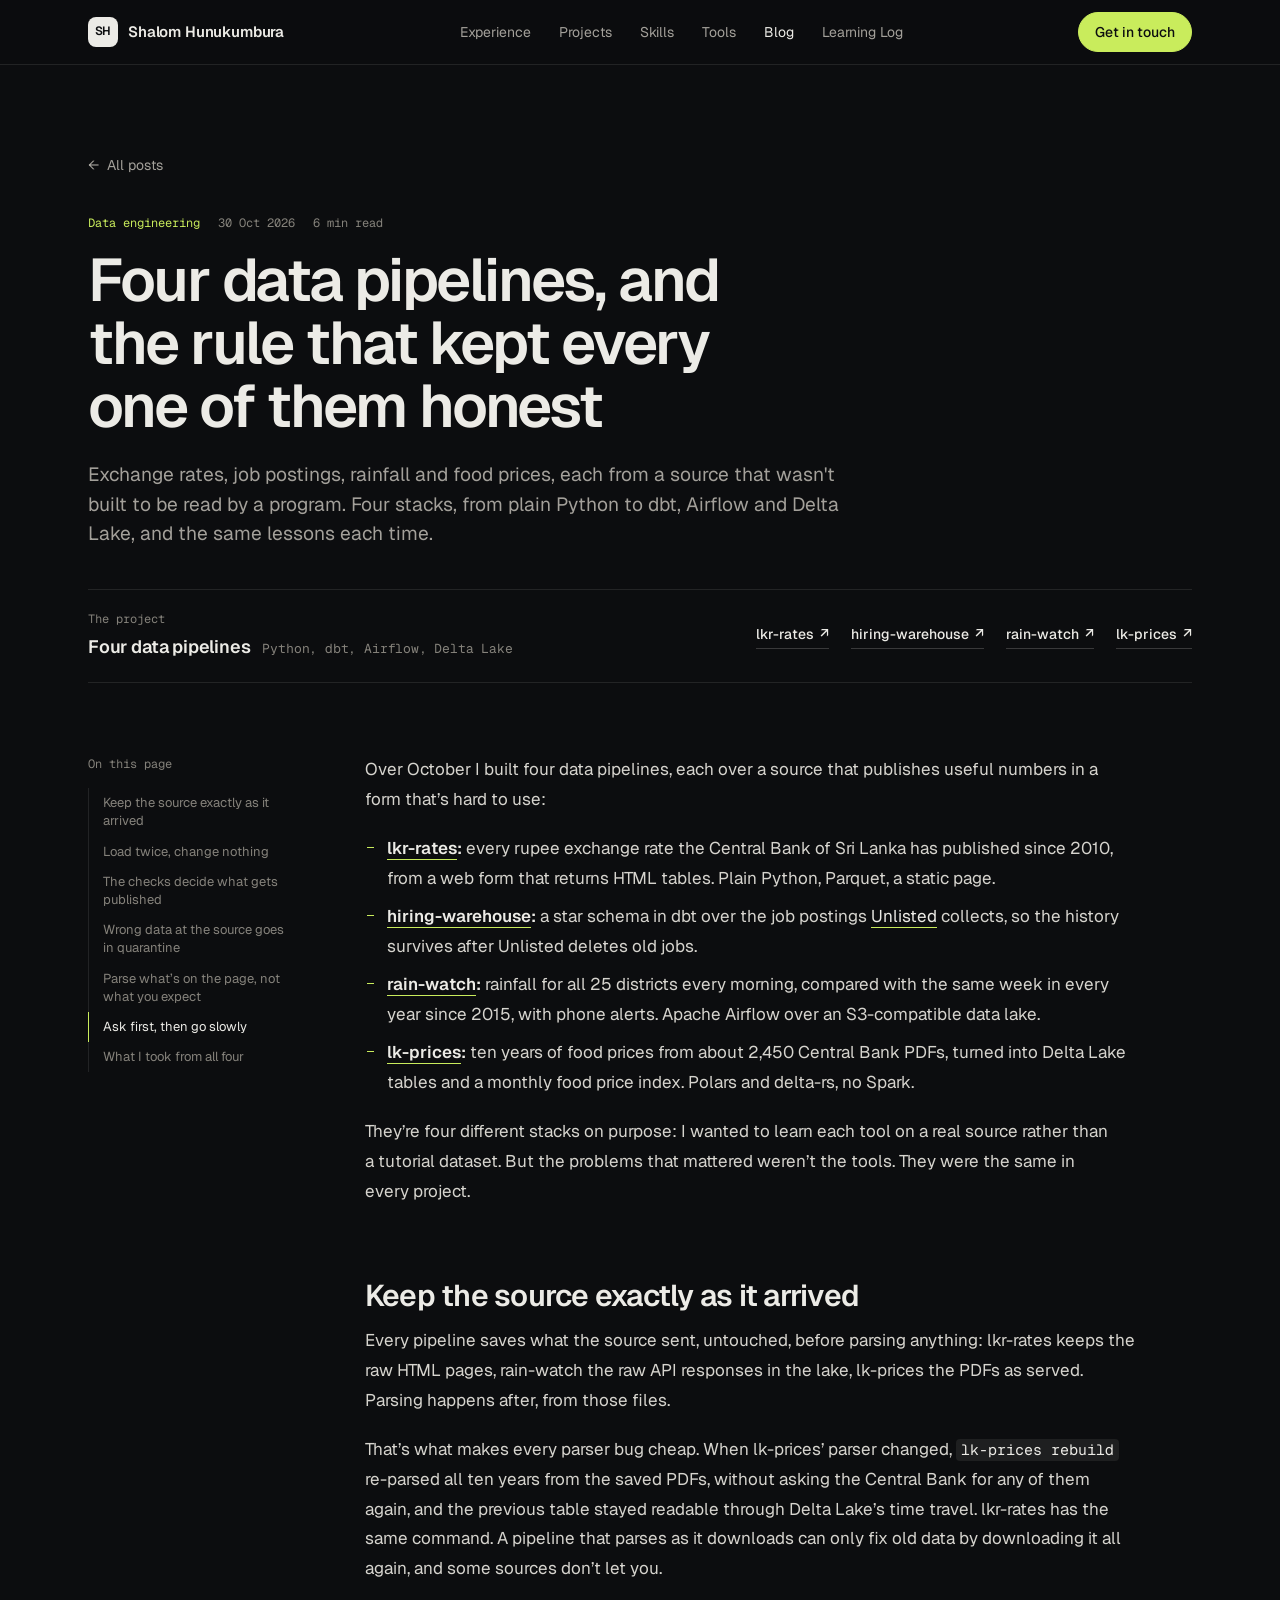
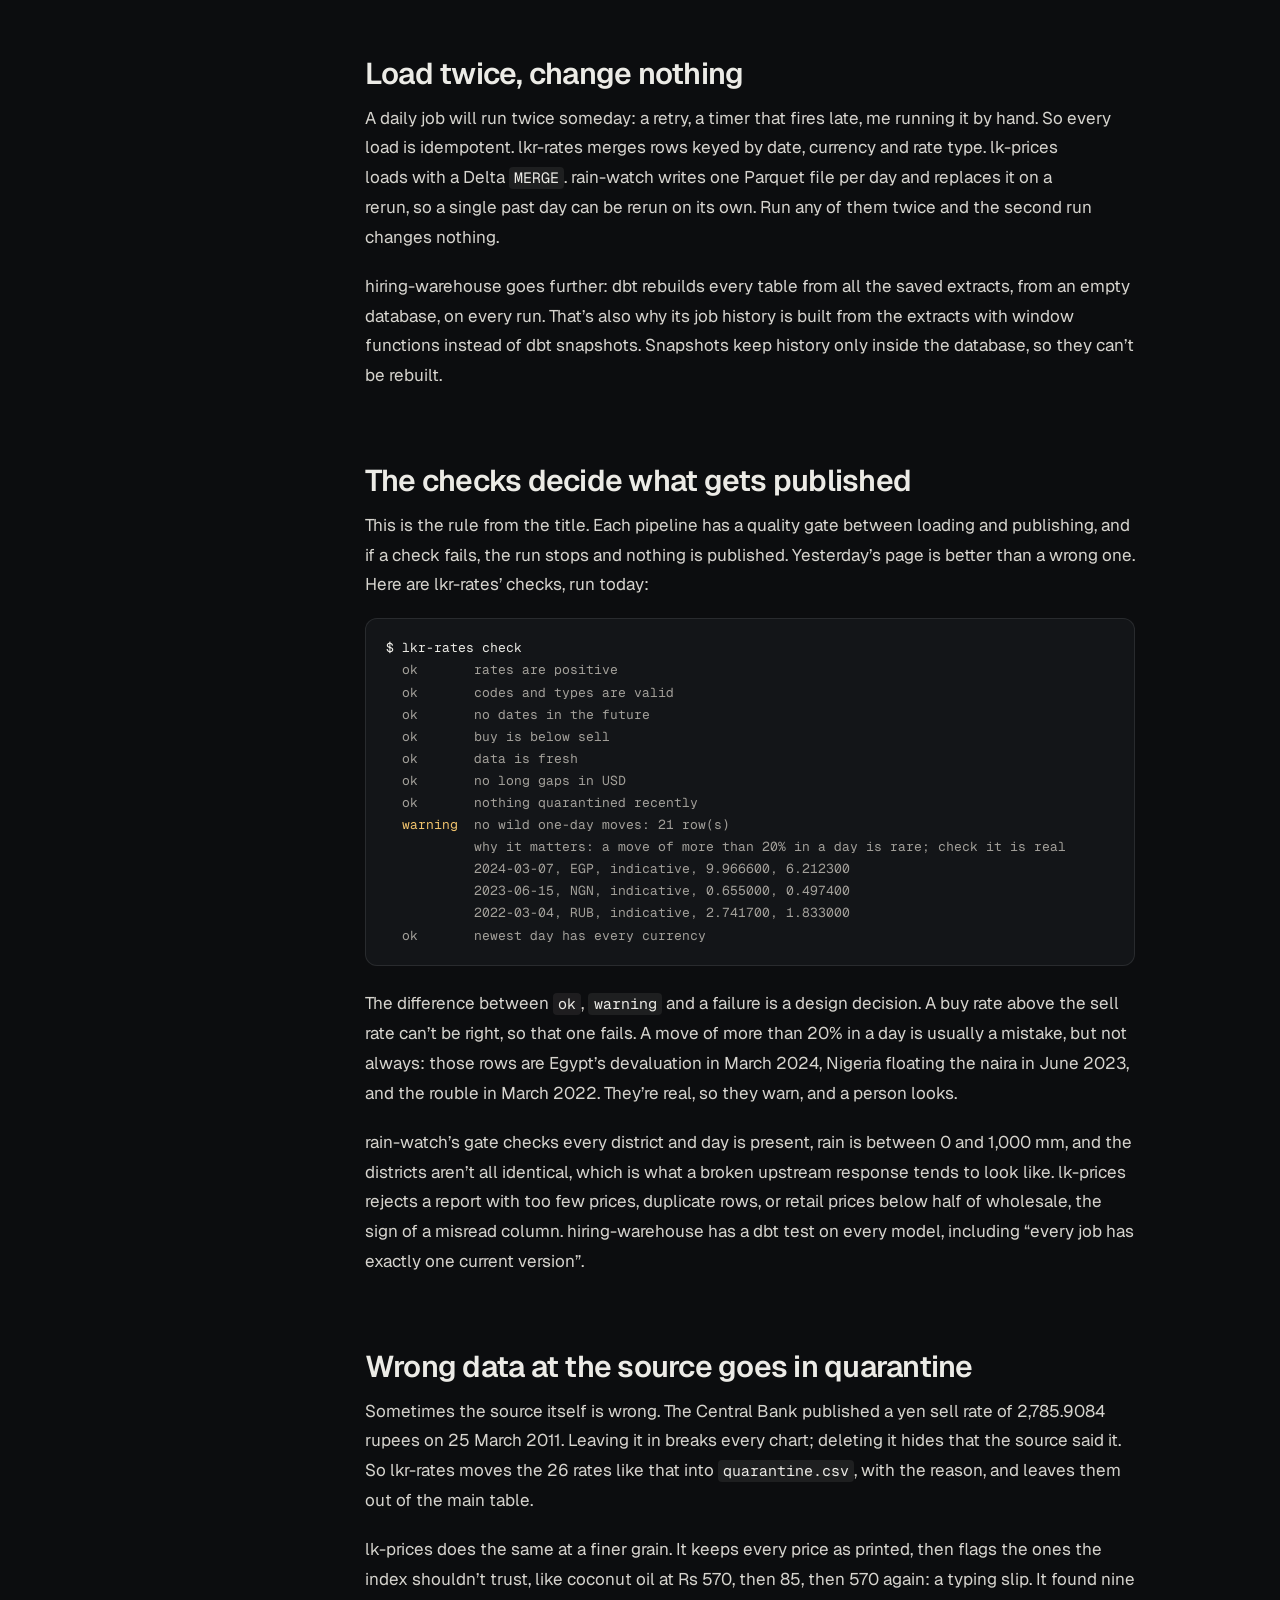
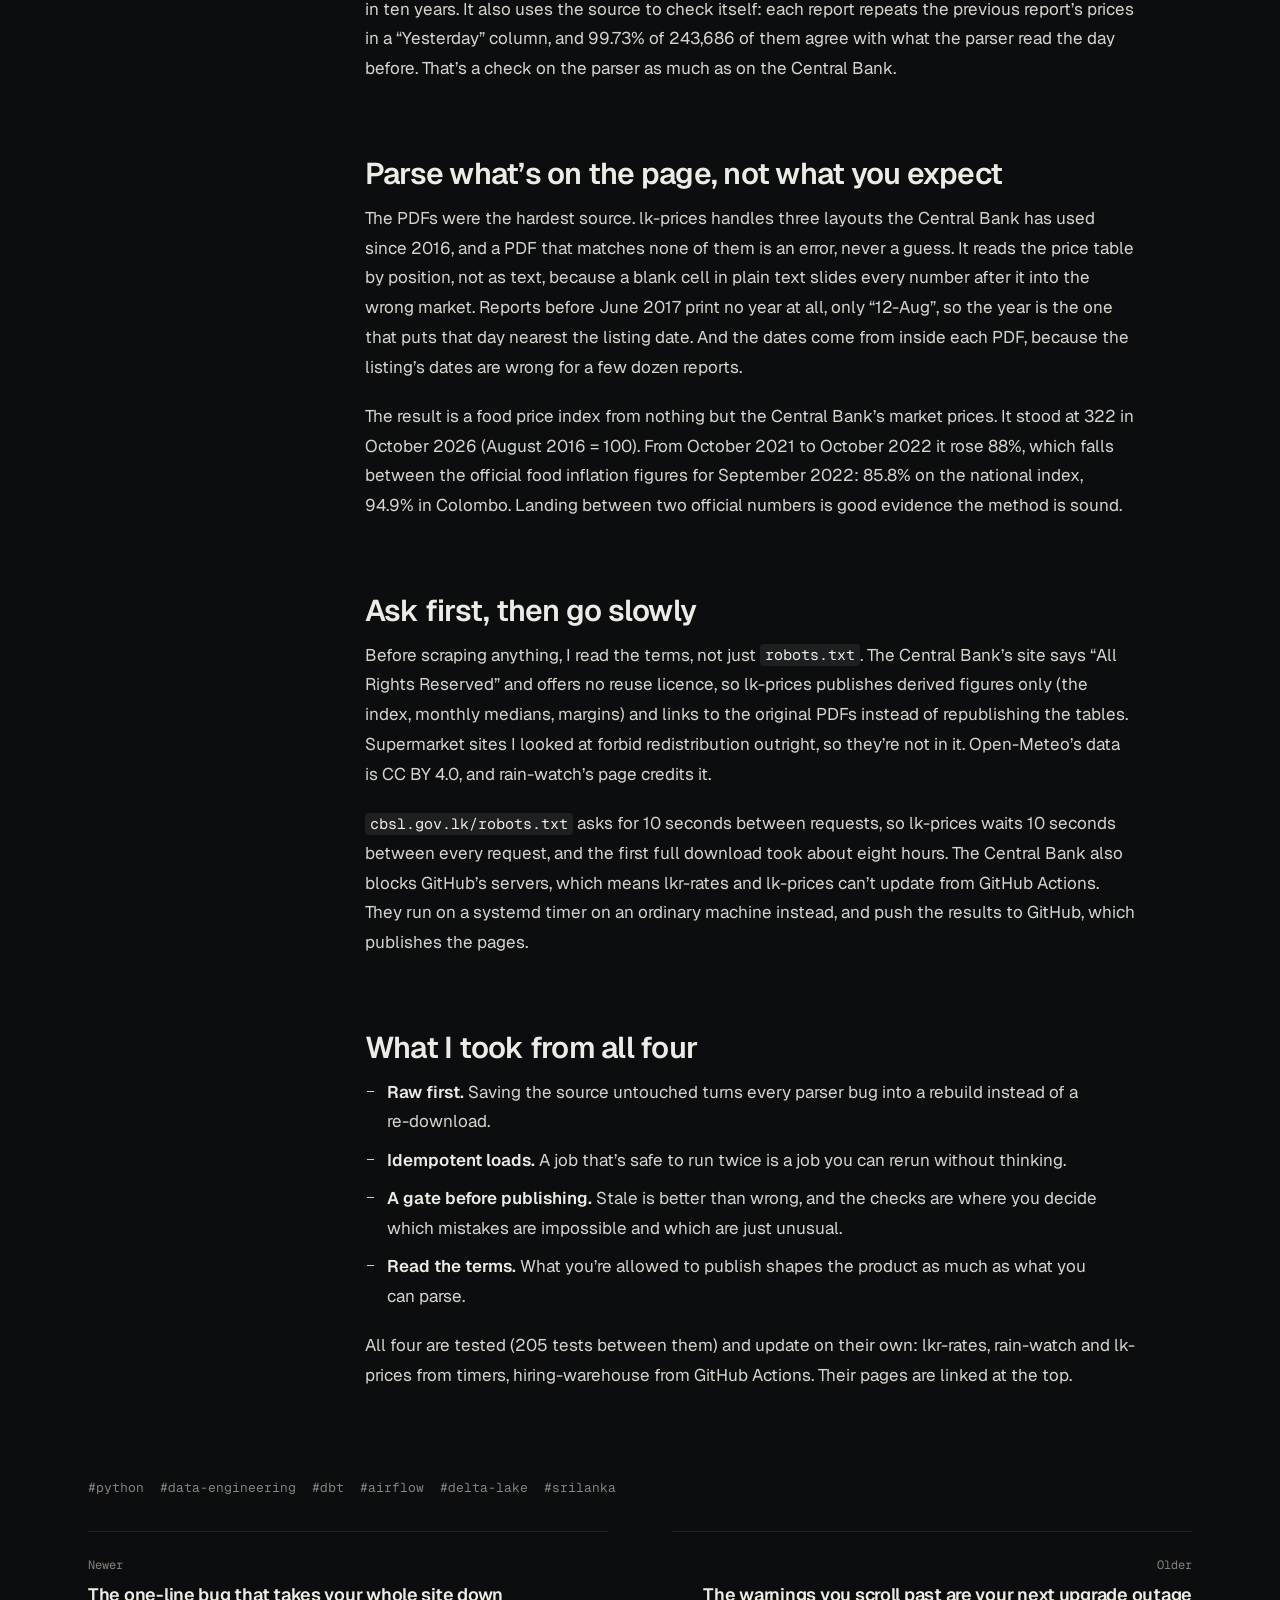
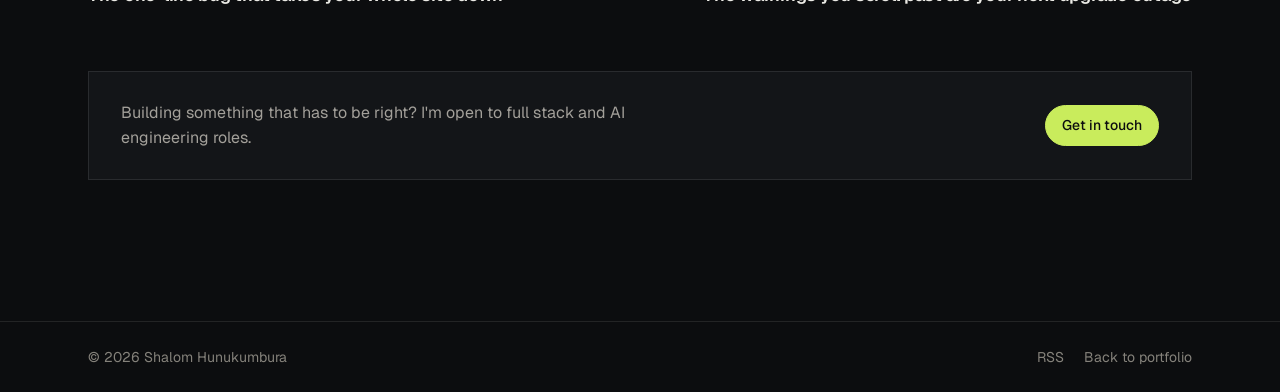
<file: blog/data-pipelines.html>
<!doctype html>
<html lang="en">
  <head>
    <meta charset="UTF-8" />
    <meta name="viewport" content="width=device-width, initial-scale=1.0" />
    <meta name="theme-color" content="#0c0d0f" />
    <link rel="icon" href="data:image/svg+xml,%3Csvg xmlns='http://www.w3.org/2000/svg' viewBox='0 0 64 64'%3E%3Crect width='64' height='64' rx='14' fill='%23c9ec5c'/%3E%3Ctext x='32' y='42' font-family='Arial' font-weight='700' font-size='26' text-anchor='middle' fill='%230c0d0f'%3ESH%3C/text%3E%3C/svg%3E" />
    <link rel="alternate" type="application/rss+xml" title="Shalom Hunukumbura, blog" href="https://shalomhunukumbura.github.io/portfolio/blog/feed.xml" />
    <link rel="preconnect" href="https://fonts.googleapis.com" />
    <link rel="preconnect" href="https://fonts.gstatic.com" crossorigin />
    <link
      href="https://fonts.googleapis.com/css2?family=Geist:wght@400;500;600&family=Geist+Mono:wght@400;500&display=swap"
      rel="stylesheet"
    />
    <link rel="stylesheet" href="../home.css" />
    <link rel="stylesheet" href="../blog.css" />
    <script src="../boot.js"></script>
    <title>Four data pipelines, and the rule that kept every one of them honest | Shalom Hunukumbura</title>
    <meta name="description" content="Exchange rates, job postings, rainfall and food prices, each from a source that wasn&#39;t built to be read by a program. Four stacks, from plain Python to dbt, Airflow and Delta Lake, and the same lessons each time." />
    <meta property="og:type" content="article" />
    <meta property="og:title" content="Four data pipelines, and the rule that kept every one of them honest" />
    <meta property="og:description" content="Exchange rates, job postings, rainfall and food prices, each from a source that wasn&#39;t built to be read by a program. Four stacks, from plain Python to dbt, Airflow and Delta Lake, and the same lessons each time." />
    <meta property="og:url" content="https://shalomhunukumbura.github.io/portfolio/blog/data-pipelines.html" />
    <meta property="article:published_time" content="2026-10-30" />
    <meta name="twitter:card" content="summary" />
    <link rel="canonical" href="https://shalomhunukumbura.github.io/portfolio/blog/data-pipelines.html" />
  </head>
  <body>
    <div class="reading-progress" aria-hidden="true"><span></span></div>
    <a class="skip-link" href="#main">Skip to content</a>

    <header class="topbar">
      <div class="wrap topbar-inner">
        <a class="brand" href="../index.html" aria-label="Shalom Hunukumbura, home">
          <span class="brand-mark" aria-hidden="true">SH</span>
          <span class="brand-name">Shalom Hunukumbura</span>
        </a>
        <nav class="site-nav" id="site-nav" aria-label="Primary">
          <a href="../index.html#experience">Experience</a>
          <a href="../index.html#projects">Projects</a>
          <a href="../index.html#skills">Skills</a>
          <a href="https://shalomhunukumbura.github.io/tools/">Tools</a>
          <a href="../blog.html" aria-current="page">Blog</a>
          <a href="../learning-log.html">Learning Log</a>
        </nav>
        <div class="topbar-actions">
          <a class="btn btn-primary btn-sm" href="../index.html#contact">Get in touch</a>
          <button class="menu-btn" type="button" aria-expanded="false" aria-controls="site-nav">Menu</button>
        </div>
      </div>
    </header>

    <main id="main">
      <article class="post">
        <header class="post-head wrap">
          <a class="back-link" href="../blog.html"><span aria-hidden="true">←</span> All posts</a>
          <p class="post-meta">
            <span>Data engineering</span>
            <time datetime="2026-10-30">30 Oct 2026</time>
            <span>6 min read</span>
          </p>
          <h1>Four data pipelines, and the rule that kept every one of them honest</h1>
          <p class="post-lead">Exchange rates, job postings, rainfall and food prices, each from a source that wasn&#39;t built to be read by a program. Four stacks, from plain Python to dbt, Airflow and Delta Lake, and the same lessons each time.</p>
          <div class="project-box">
            <div>
              <p class="kind">The project</p>
              <p class="project-name">Four data pipelines <span>Python, dbt, Airflow, Delta Lake</span></p>
            </div>
            <div class="links">
              <a class="text-link" href="https://shalomhunukumbura.github.io/lkr-rates/" target="_blank" rel="noopener noreferrer">lkr-rates <span aria-hidden="true">↗</span></a>
              <a class="text-link" href="https://shalomhunukumbura.github.io/hiring-warehouse/" target="_blank" rel="noopener noreferrer">hiring-warehouse <span aria-hidden="true">↗</span></a>
              <a class="text-link" href="https://shalomhunukumbura.github.io/rain-watch/" target="_blank" rel="noopener noreferrer">rain-watch <span aria-hidden="true">↗</span></a>
              <a class="text-link" href="https://shalomhunukumbura.github.io/lk-prices/" target="_blank" rel="noopener noreferrer">lk-prices <span aria-hidden="true">↗</span></a>
            </div>
          </div>
        </header>

        <div class="post-layout wrap">
          <nav class="post-toc" aria-label="On this page">
            <p class="kind">On this page</p>
            <ol>
              <li><a href="#keep-the-source-exactly-as-it-arrived">Keep the source exactly as it arrived</a></li>
              <li><a href="#load-twice-change-nothing">Load twice, change nothing</a></li>
              <li><a href="#the-checks-decide-what-gets-published">The checks decide what gets published</a></li>
              <li><a href="#wrong-data-at-the-source-goes-in-quarantine">Wrong data at the source goes in quarantine</a></li>
              <li><a href="#parse-whats-on-the-page-not-what-you-expect">Parse what’s on the page, not what you expect</a></li>
              <li><a href="#ask-first-then-go-slowly">Ask first, then go slowly</a></li>
              <li><a href="#what-i-took-from-all-four">What I took from all four</a></li>
            </ol>
          </nav>
          <div class="prose">
<p>Over October I built four data pipelines, each over a source that publishes useful numbers
in a form that&rsquo;s hard to use:</p>
<ul>
<li><strong><a href="https://github.com/ShalomHunukumbura/lkr-rates" target="_blank" rel="noopener noreferrer">lkr-rates</a>:</strong> every rupee exchange
  rate the Central Bank of Sri Lanka has published since 2010, from a web form that returns
  HTML tables. Plain Python, Parquet, a static page.</li>
<li><strong><a href="https://github.com/ShalomHunukumbura/hiring-warehouse" target="_blank" rel="noopener noreferrer">hiring-warehouse</a>:</strong> a star
  schema in dbt over the job postings <a href="unlisted.html">Unlisted</a> collects, so the history
  survives after Unlisted deletes old jobs.</li>
<li><strong><a href="https://github.com/ShalomHunukumbura/rain-watch" target="_blank" rel="noopener noreferrer">rain-watch</a>:</strong> rainfall for all 25
  districts every morning, compared with the same week in every year since 2015, with phone
  alerts. Apache Airflow over an S3-compatible data lake.</li>
<li><strong><a href="https://github.com/ShalomHunukumbura/lk-prices" target="_blank" rel="noopener noreferrer">lk-prices</a>:</strong> ten years of food prices
  from about 2,450 Central Bank PDFs, turned into Delta Lake tables and a monthly food price
  index. Polars and delta-rs, no Spark.</li>
</ul>
<p>They&rsquo;re four different stacks on purpose: I wanted to learn each tool on a real source
rather than a tutorial dataset. But the problems that mattered weren&rsquo;t the tools. They were
the same in every project.</p>
<h2 id="keep-the-source-exactly-as-it-arrived">Keep the source exactly as it arrived</h2>
<p>Every pipeline saves what the source sent, untouched, before parsing anything: lkr-rates
keeps the raw HTML pages, rain-watch the raw API responses in the lake, lk-prices the PDFs
as served. Parsing happens after, from those files.</p>
<p>That&rsquo;s what makes every parser bug cheap. When lk-prices&rsquo; parser changed, <code>lk-prices
rebuild</code> re-parsed all ten years from the saved PDFs, without asking the Central Bank for
any of them again, and the previous table stayed readable through Delta Lake&rsquo;s time travel.
lkr-rates has the same command. A pipeline that parses as it downloads can only fix old
data by downloading it all again, and some sources don&rsquo;t let you.</p>
<h2 id="load-twice-change-nothing">Load twice, change nothing</h2>
<p>A daily job will run twice someday: a retry, a timer that fires late, me running it by hand.
So every load is idempotent. lkr-rates merges rows keyed by date, currency and rate type.
lk-prices loads with a Delta <code>MERGE</code>. rain-watch writes one Parquet file per day and
replaces it on a rerun, so a single past day can be rerun on its own. Run any of them twice
and the second run changes nothing.</p>
<p>hiring-warehouse goes further: dbt rebuilds every table from all the saved extracts, from an
empty database, on every run. That&rsquo;s also why its job history is built from the extracts
with window functions instead of dbt snapshots. Snapshots keep history only inside the
database, so they can&rsquo;t be rebuilt.</p>
<h2 id="the-checks-decide-what-gets-published">The checks decide what gets published</h2>
<p>This is the rule from the title. Each pipeline has a quality gate between loading and
publishing, and if a check fails, the run stops and nothing is published. Yesterday&rsquo;s page
is better than a wrong one. Here are lkr-rates&rsquo; checks, run today:</p>
<pre class="term"><code><span class="t-cmd">$ lkr-rates check</span>
  ok       rates are positive
  ok       codes and types are valid
  ok       no dates in the future
  ok       buy is below sell
  ok       data is fresh
  ok       no long gaps in USD
  ok       nothing quarantined recently
  <span class="t-warning">warning</span>  no wild one-day moves: 21 row(s)
           why it matters: a move of more than 20% in a day is rare; check it is real
           2024-03-07, EGP, indicative, 9.966600, 6.212300
           2023-06-15, NGN, indicative, 0.655000, 0.497400
           2022-03-04, RUB, indicative, 2.741700, 1.833000
  ok       newest day has every currency</code></pre>
<p>The difference between <code>ok</code>, <code>warning</code> and a failure is a design decision. A buy rate above
the sell rate can&rsquo;t be right, so that one fails. A move of more than 20% in a day is usually a
mistake, but not always: those rows are Egypt&rsquo;s devaluation in March 2024, Nigeria floating the naira
in June 2023, and the rouble in March 2022. They&rsquo;re real, so they warn, and a person looks.</p>
<p>rain-watch&rsquo;s gate checks every district and day is present, rain is between 0 and 1,000 mm,
and the districts aren&rsquo;t all identical, which is what a broken upstream response tends to
look like. lk-prices rejects a report with too few prices, duplicate rows, or retail prices
below half of wholesale, the sign of a misread column. hiring-warehouse has a dbt test on
every model, including &ldquo;every job has exactly one current version&rdquo;.</p>
<h2 id="wrong-data-at-the-source-goes-in-quarantine">Wrong data at the source goes in quarantine</h2>
<p>Sometimes the source itself is wrong. The Central Bank published a yen sell rate of
2,785.9084 rupees on 25 March 2011. Leaving it in breaks every chart; deleting it hides that
the source said it. So lkr-rates moves the 26 rates like that into <code>quarantine.csv</code>, with
the reason, and leaves them out of the main table.</p>
<p>lk-prices does the same at a finer grain. It keeps every price as printed, then flags the
ones the index shouldn&rsquo;t trust, like coconut oil at Rs 570, then 85, then 570 again: a
typing slip. It found nine in ten years. It also uses the source to check itself: each
report repeats the previous report&rsquo;s prices in a &ldquo;Yesterday&rdquo; column, and 99.73% of 243,686
of them agree with what the parser read the day before. That&rsquo;s a check on the parser as
much as on the Central Bank.</p>
<h2 id="parse-whats-on-the-page-not-what-you-expect">Parse what&rsquo;s on the page, not what you expect</h2>
<p>The PDFs were the hardest source. lk-prices handles three layouts the Central Bank has used
since 2016, and a PDF that matches none of them is an error, never a guess. It reads the
price table by position, not as text, because a blank cell in plain text slides every
number after it into the wrong market. Reports before June 2017 print no year at all, only
&ldquo;12-Aug&rdquo;, so the year is the one that puts that day nearest the listing date. And the dates
come from inside each PDF, because the listing&rsquo;s dates are wrong for a few dozen reports.</p>
<p>The result is a food price index from nothing but the Central Bank&rsquo;s market prices. It
stood at 322 in October 2026 (August 2016 = 100). From October 2021 to October 2022 it rose
88%, which falls between the official food inflation figures for September 2022: 85.8% on
the national index, 94.9% in Colombo. Landing between two official numbers is good evidence
the method is sound.</p>
<h2 id="ask-first-then-go-slowly">Ask first, then go slowly</h2>
<p>Before scraping anything, I read the terms, not just <code>robots.txt</code>. The Central Bank&rsquo;s site
says &ldquo;All Rights Reserved&rdquo; and offers no reuse licence, so lk-prices publishes derived
figures only (the index, monthly medians, margins) and links to the original PDFs instead of
republishing the tables. Supermarket sites I looked at forbid redistribution outright, so
they&rsquo;re not in it. Open-Meteo&rsquo;s data is CC BY 4.0, and rain-watch&rsquo;s page credits it.</p>
<p><code>cbsl.gov.lk/robots.txt</code> asks for 10 seconds between requests, so lk-prices waits 10
seconds between every request, and the first full download took about eight hours. The
Central Bank also blocks GitHub&rsquo;s servers, which means lkr-rates and lk-prices can&rsquo;t update
from GitHub Actions. They run on a systemd timer on an ordinary machine instead, and push
the results to GitHub, which publishes the pages.</p>
<h2 id="what-i-took-from-all-four">What I took from all four</h2>
<ul>
<li><strong>Raw first.</strong> Saving the source untouched turns every parser bug into a rebuild instead of
  a re-download.</li>
<li><strong>Idempotent loads.</strong> A job that&rsquo;s safe to run twice is a job you can rerun without
  thinking.</li>
<li><strong>A gate before publishing.</strong> Stale is better than wrong, and the checks are where you
  decide which mistakes are impossible and which are just unusual.</li>
<li><strong>Read the terms.</strong> What you&rsquo;re allowed to publish shapes the product as much as what you
  can parse.</li>
</ul>
<p>All four are tested (205 tests between them) and update on their own: lkr-rates, rain-watch
and lk-prices from timers, hiring-warehouse from GitHub Actions. Their pages are linked at
the top.</p>
          </div>
        </div>

        <footer class="post-foot wrap">
          <p class="post-tags"><span>#python</span><span>#data-engineering</span><span>#dbt</span><span>#airflow</span><span>#delta-lake</span><span>#srilanka</span></p>
          <nav class="post-pager" aria-label="More posts">
            <a class="pager-card" href="no-hang.html">
              <span class="kind">Newer</span>
              <span class="pager-title">The one-line bug that takes your whole site down</span>
            </a>
            <a class="pager-card is-older" href="deprecation-radar.html">
              <span class="kind">Older</span>
              <span class="pager-title">The warnings you scroll past are your next upgrade outage</span>
            </a>
          </nav>
          <div class="post-cta">
            <p>Building something that has to be right? I'm open to full stack and AI engineering roles.</p>
            <a class="btn btn-primary btn-sm" href="../index.html#contact">Get in touch</a>
          </div>
        </footer>
      </article>
    </main>

    <footer class="footer">
      <div class="wrap footer-inner">
        <span>© 2026 Shalom Hunukumbura</span>
        <span class="footer-links">
          <a href="../blog/feed.xml">RSS</a>
          <a href="../index.html">Back to portfolio</a>
        </span>
      </div>
    </footer>

    <script src="../blog.js"></script>
    <script type="module" src="../home.js"></script>
  </body>
</html>
</file>
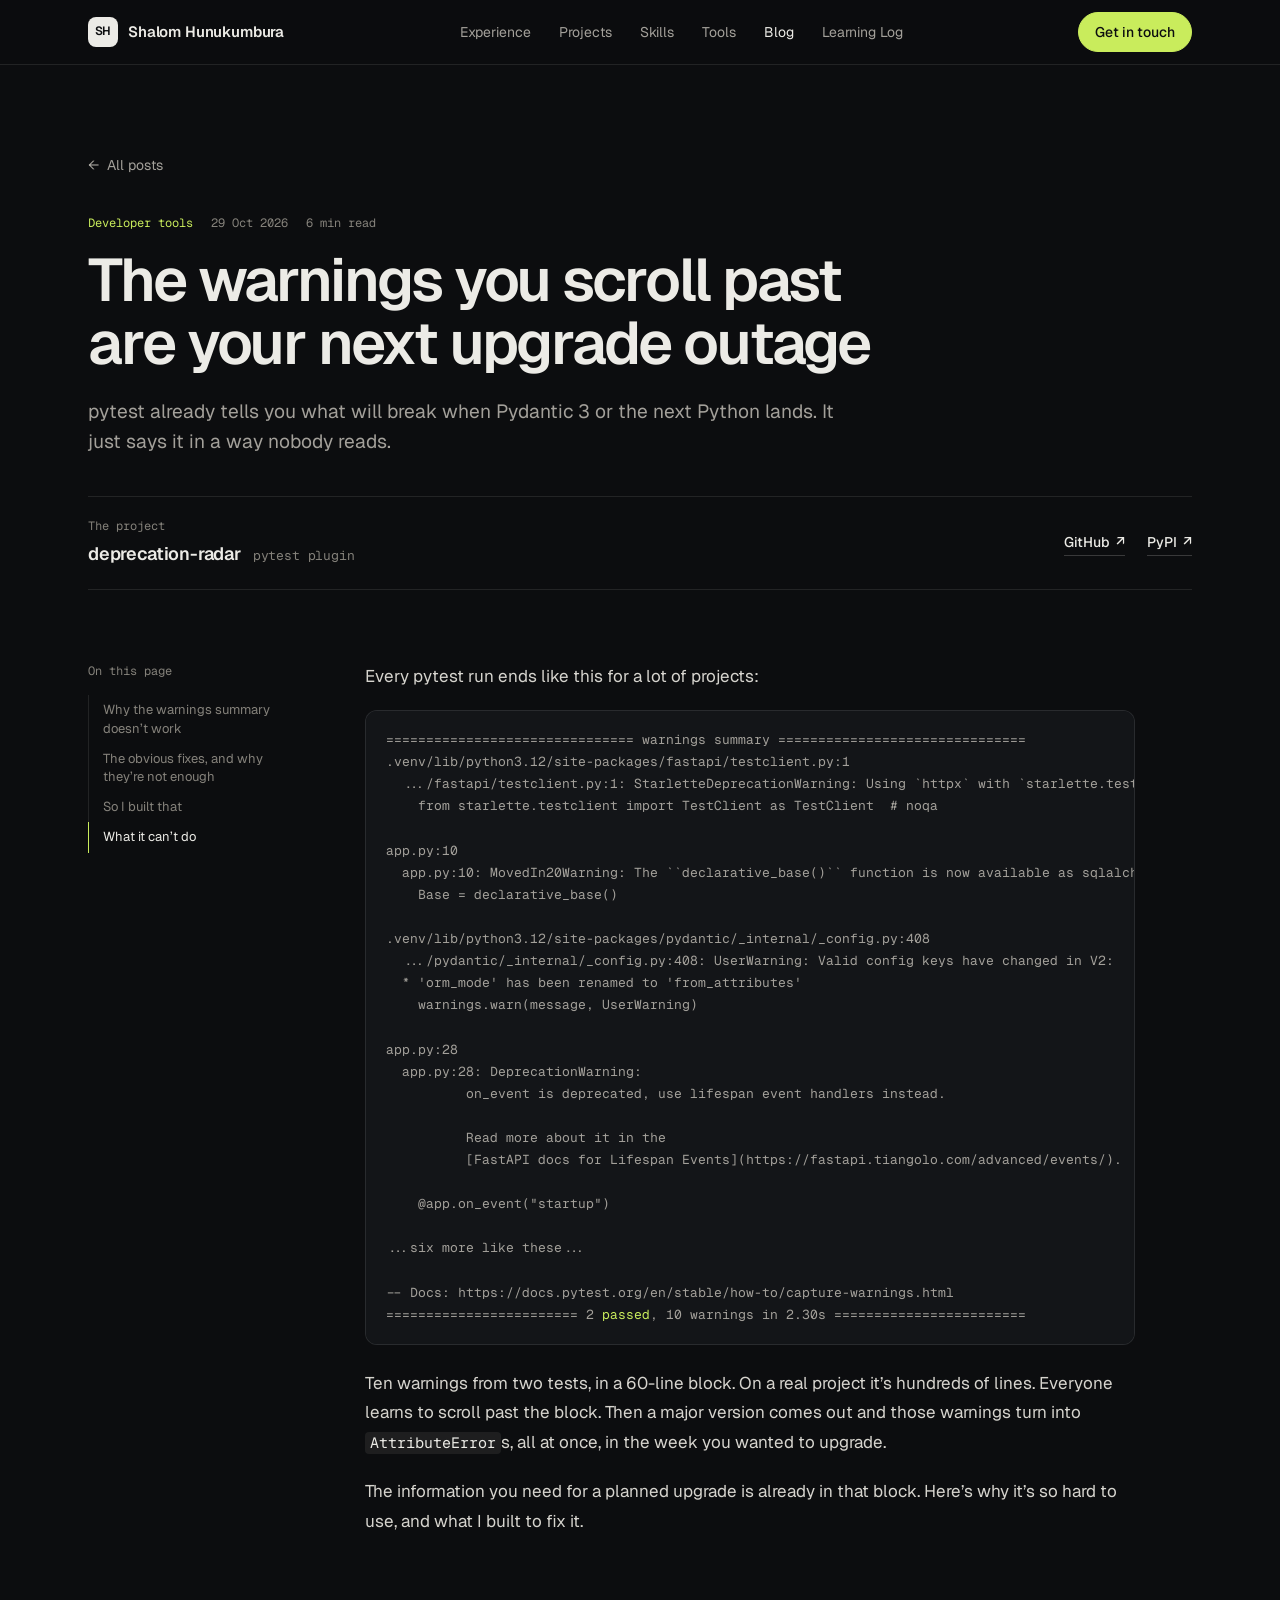
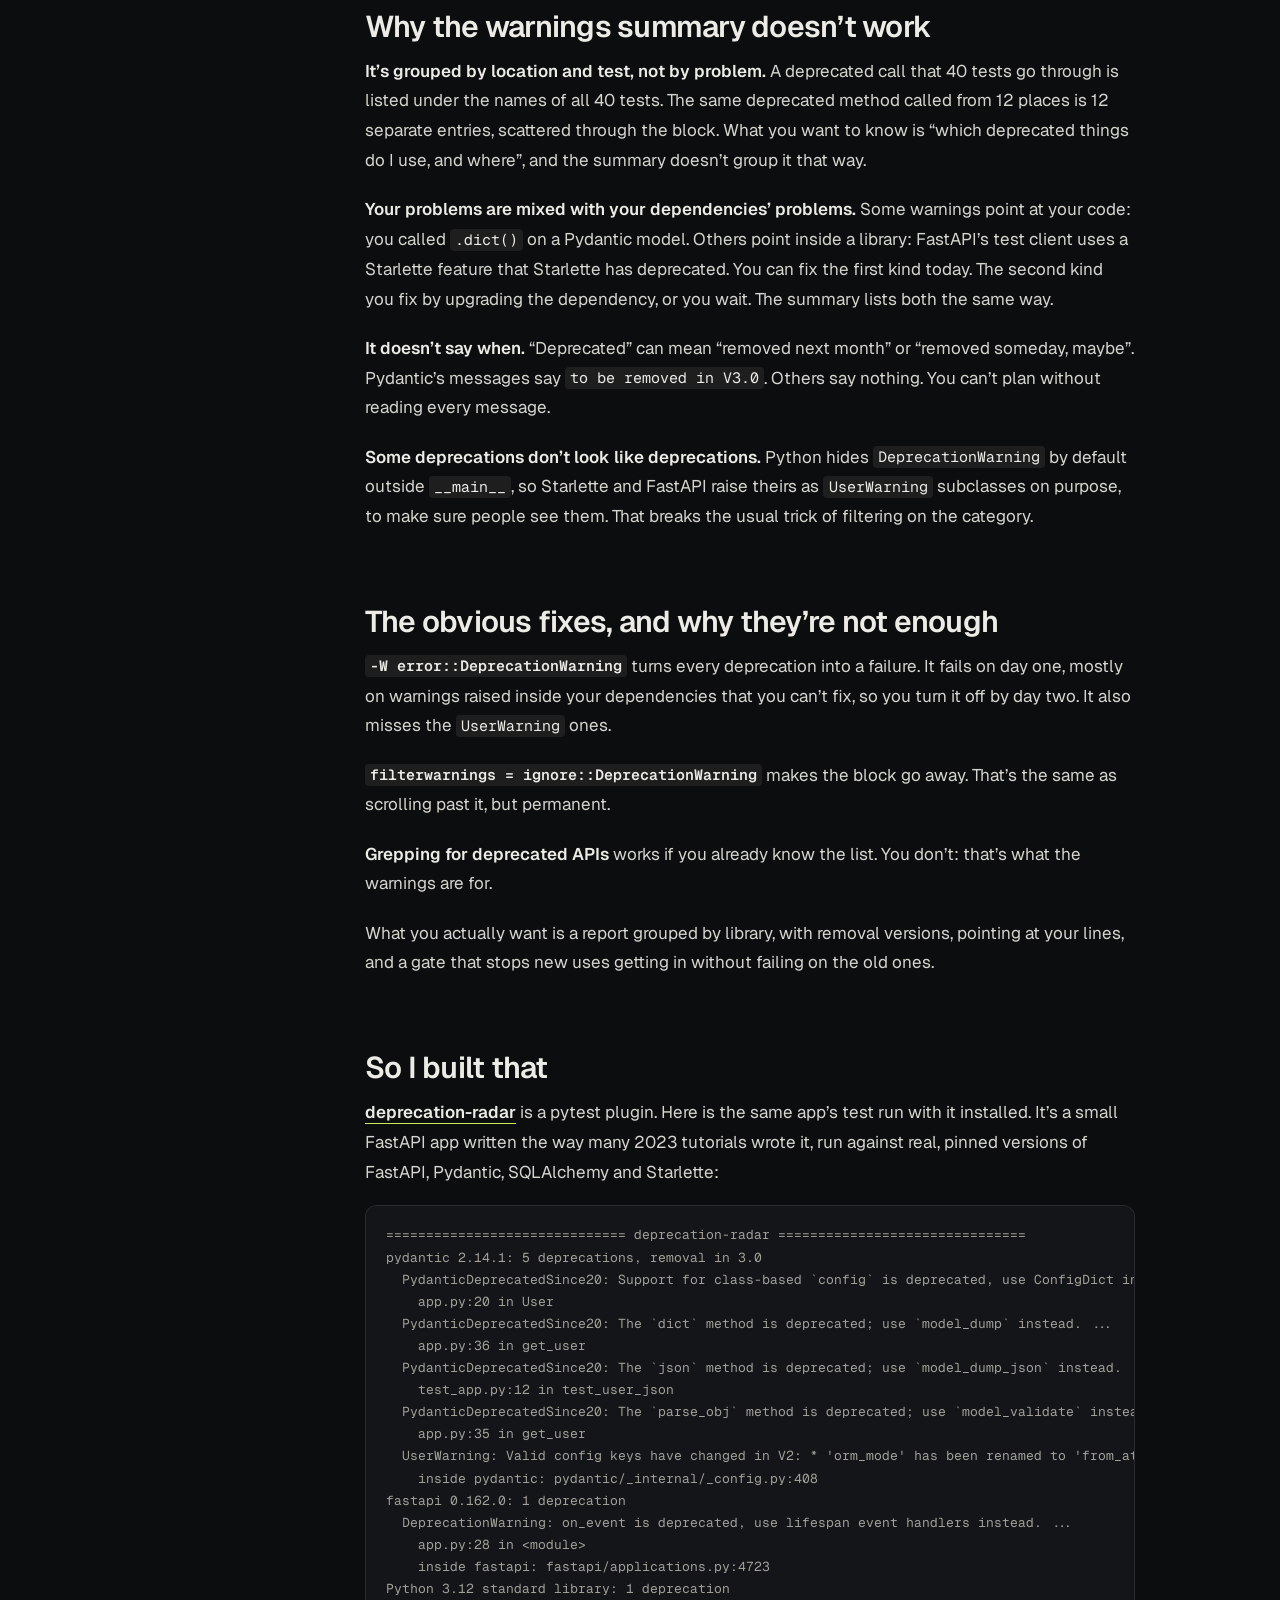
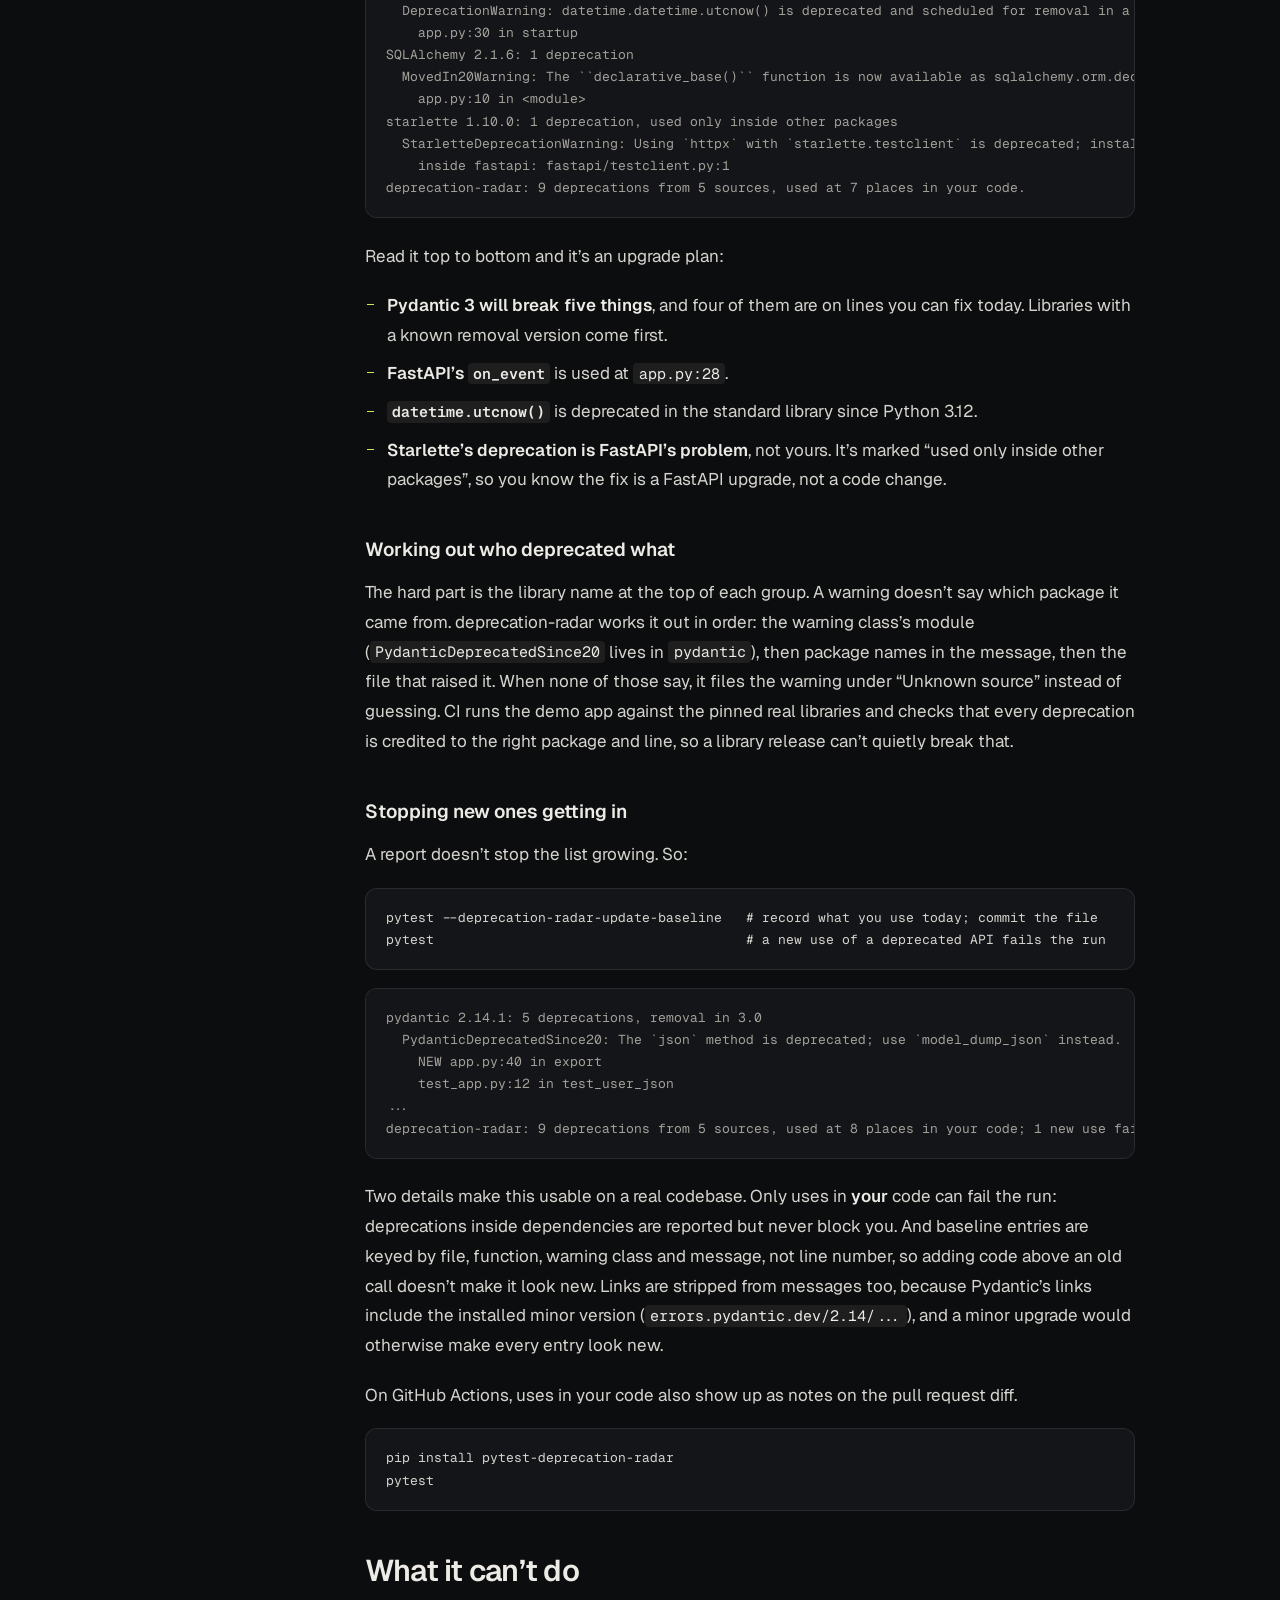
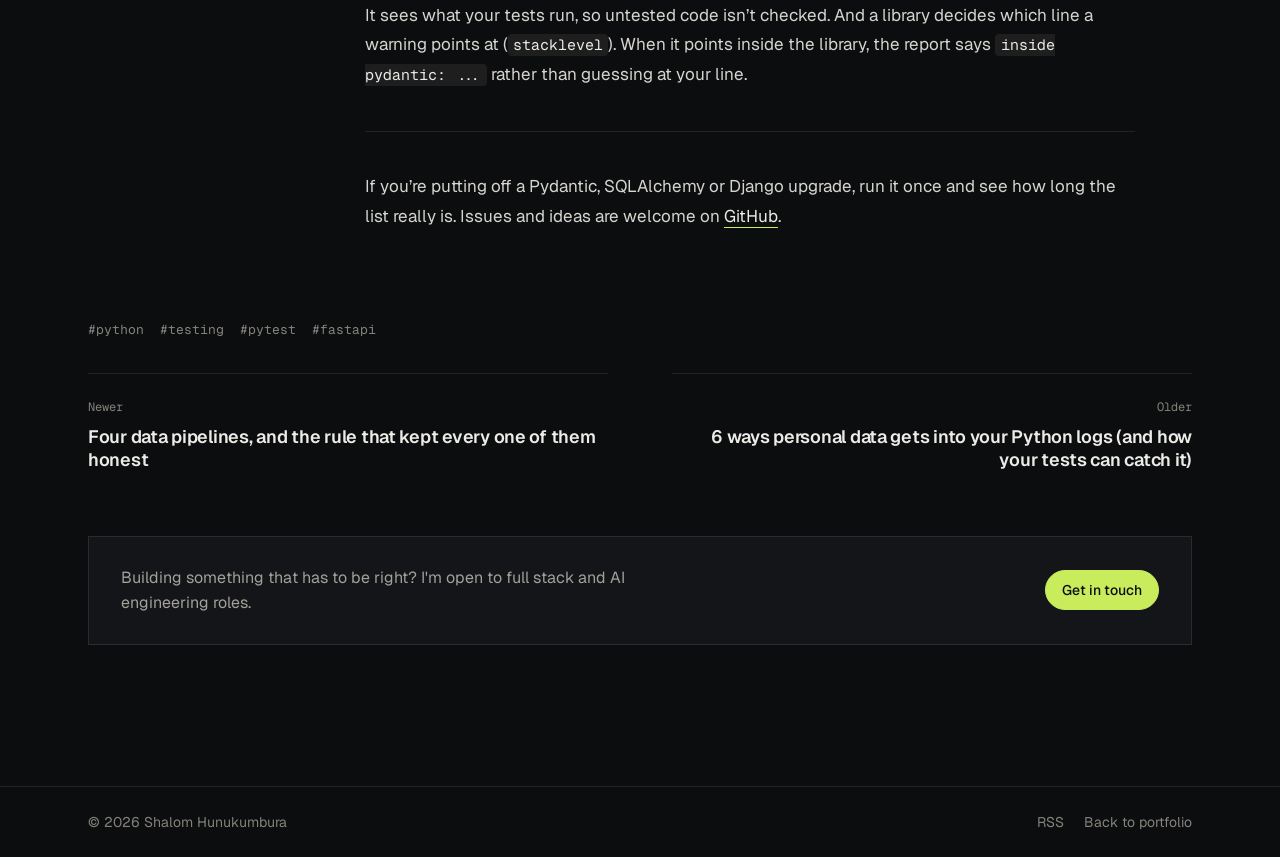
<file: blog/deprecation-radar.html>
<!doctype html>
<html lang="en">
  <head>
    <meta charset="UTF-8" />
    <meta name="viewport" content="width=device-width, initial-scale=1.0" />
    <meta name="theme-color" content="#0c0d0f" />
    <link rel="icon" href="data:image/svg+xml,%3Csvg xmlns='http://www.w3.org/2000/svg' viewBox='0 0 64 64'%3E%3Crect width='64' height='64' rx='14' fill='%23c9ec5c'/%3E%3Ctext x='32' y='42' font-family='Arial' font-weight='700' font-size='26' text-anchor='middle' fill='%230c0d0f'%3ESH%3C/text%3E%3C/svg%3E" />
    <link rel="alternate" type="application/rss+xml" title="Shalom Hunukumbura, blog" href="https://shalomhunukumbura.github.io/portfolio/blog/feed.xml" />
    <link rel="preconnect" href="https://fonts.googleapis.com" />
    <link rel="preconnect" href="https://fonts.gstatic.com" crossorigin />
    <link
      href="https://fonts.googleapis.com/css2?family=Geist:wght@400;500;600&family=Geist+Mono:wght@400;500&display=swap"
      rel="stylesheet"
    />
    <link rel="stylesheet" href="../home.css" />
    <link rel="stylesheet" href="../blog.css" />
    <script src="../boot.js"></script>
    <title>The warnings you scroll past are your next upgrade outage | Shalom Hunukumbura</title>
    <meta name="description" content="pytest already tells you what will break when Pydantic 3 or the next Python lands. It just says it in a way nobody reads." />
    <meta property="og:type" content="article" />
    <meta property="og:title" content="The warnings you scroll past are your next upgrade outage" />
    <meta property="og:description" content="pytest already tells you what will break when Pydantic 3 or the next Python lands. It just says it in a way nobody reads." />
    <meta property="og:url" content="https://shalomhunukumbura.github.io/portfolio/blog/deprecation-radar.html" />
    <meta property="article:published_time" content="2026-10-29" />
    <meta name="twitter:card" content="summary" />
    <link rel="canonical" href="https://shalomhunukumbura.github.io/portfolio/blog/deprecation-radar.html" />
  </head>
  <body>
    <div class="reading-progress" aria-hidden="true"><span></span></div>
    <a class="skip-link" href="#main">Skip to content</a>

    <header class="topbar">
      <div class="wrap topbar-inner">
        <a class="brand" href="../index.html" aria-label="Shalom Hunukumbura, home">
          <span class="brand-mark" aria-hidden="true">SH</span>
          <span class="brand-name">Shalom Hunukumbura</span>
        </a>
        <nav class="site-nav" id="site-nav" aria-label="Primary">
          <a href="../index.html#experience">Experience</a>
          <a href="../index.html#projects">Projects</a>
          <a href="../index.html#skills">Skills</a>
          <a href="https://shalomhunukumbura.github.io/tools/">Tools</a>
          <a href="../blog.html" aria-current="page">Blog</a>
          <a href="../learning-log.html">Learning Log</a>
        </nav>
        <div class="topbar-actions">
          <a class="btn btn-primary btn-sm" href="../index.html#contact">Get in touch</a>
          <button class="menu-btn" type="button" aria-expanded="false" aria-controls="site-nav">Menu</button>
        </div>
      </div>
    </header>

    <main id="main">
      <article class="post">
        <header class="post-head wrap">
          <a class="back-link" href="../blog.html"><span aria-hidden="true">←</span> All posts</a>
          <p class="post-meta">
            <span>Developer tools</span>
            <time datetime="2026-10-29">29 Oct 2026</time>
            <span>6 min read</span>
          </p>
          <h1>The warnings you scroll past are your next upgrade outage</h1>
          <p class="post-lead">pytest already tells you what will break when Pydantic 3 or the next Python lands. It just says it in a way nobody reads.</p>
          <div class="project-box">
            <div>
              <p class="kind">The project</p>
              <p class="project-name">deprecation-radar <span>pytest plugin</span></p>
            </div>
            <div class="links">
              <a class="text-link" href="https://github.com/ShalomHunukumbura/deprecation-radar" target="_blank" rel="noopener noreferrer">GitHub <span aria-hidden="true">↗</span></a>
              <a class="text-link" href="https://pypi.org/project/pytest-deprecation-radar/" target="_blank" rel="noopener noreferrer">PyPI <span aria-hidden="true">↗</span></a>
            </div>
          </div>
        </header>

        <div class="post-layout wrap">
          <nav class="post-toc" aria-label="On this page">
            <p class="kind">On this page</p>
            <ol>
              <li><a href="#why-the-warnings-summary-doesnt-work">Why the warnings summary doesn’t work</a></li>
              <li><a href="#the-obvious-fixes-and-why-theyre-not-enough">The obvious fixes, and why they’re not enough</a></li>
              <li><a href="#so-i-built-that">So I built that</a></li>
              <li><a href="#what-it-cant-do">What it can’t do</a></li>
            </ol>
          </nav>
          <div class="prose">
<p>Every pytest run ends like this for a lot of projects:</p>
<pre class="term"><code>=============================== warnings summary ===============================
.venv/lib/python3.12/site-packages/fastapi/testclient.py:1
  .../fastapi/testclient.py:1: StarletteDeprecationWarning: Using `httpx` with `starlette.testclient` is deprecated; install `httpx2` instead.
    from starlette.testclient import TestClient as TestClient  # noqa

app.py:10
  app.py:10: MovedIn20Warning: The ``declarative_base()`` function is now available as sqlalchemy.orm.declarative_base(). (deprecated since: 2.0) (Background on SQLAlchemy 2.0 at: https://sqlalche.me/e/b8d9)
    Base = declarative_base()

.venv/lib/python3.12/site-packages/pydantic/_internal/_config.py:408
  .../pydantic/_internal/_config.py:408: UserWarning: Valid config keys have changed in V2:
  * 'orm_mode' has been renamed to 'from_attributes'
    warnings.warn(message, UserWarning)

app.py:28
  app.py:28: DeprecationWarning:
          on_event is deprecated, use lifespan event handlers instead.

          Read more about it in the
          [FastAPI docs for Lifespan Events](https://fastapi.tiangolo.com/advanced/events/).

    @app.on_event(&quot;startup&quot;)

...six more like these...

-- Docs: https://docs.pytest.org/en/stable/how-to/capture-warnings.html
======================== 2 <span class="t-passed">passed</span>, 10 warnings in 2.30s ========================</code></pre>
<p>Ten warnings from two tests, in a 60-line block. On a real project it&rsquo;s hundreds of lines. Everyone learns to scroll past the block. Then a major
version comes out and those warnings turn into <code>AttributeError</code>s, all at once, in the week
you wanted to upgrade.</p>
<p>The information you need for a planned upgrade is already in that block. Here&rsquo;s why it&rsquo;s
so hard to use, and what I built to fix it.</p>
<h2 id="why-the-warnings-summary-doesnt-work">Why the warnings summary doesn&rsquo;t work</h2>
<p><strong>It&rsquo;s grouped by location and test, not by problem.</strong> A deprecated call that 40 tests go
through is listed under the names of all 40 tests. The same deprecated method called from
12 places is 12 separate entries, scattered through the block. What you want to know is
&ldquo;which deprecated things do I use, and where&rdquo;, and the summary doesn&rsquo;t group it that way.</p>
<p><strong>Your problems are mixed with your dependencies&rsquo; problems.</strong> Some warnings point at your
code: you called <code>.dict()</code> on a Pydantic model. Others point inside a library: FastAPI&rsquo;s
test client uses a Starlette feature that Starlette has deprecated. You can fix the first
kind today. The second kind you fix by upgrading the dependency, or you wait. The summary
lists both the same way.</p>
<p><strong>It doesn&rsquo;t say when.</strong> &ldquo;Deprecated&rdquo; can mean &ldquo;removed next month&rdquo; or &ldquo;removed someday,
maybe&rdquo;. Pydantic&rsquo;s messages say <code>to be removed in V3.0</code>. Others say nothing. You can&rsquo;t plan
without reading every message.</p>
<p><strong>Some deprecations don&rsquo;t look like deprecations.</strong> Python hides <code>DeprecationWarning</code> by
default outside <code>__main__</code>, so Starlette and FastAPI raise theirs as <code>UserWarning</code>
subclasses on purpose, to make sure people see them. That breaks the usual trick of
filtering on the category.</p>
<h2 id="the-obvious-fixes-and-why-theyre-not-enough">The obvious fixes, and why they&rsquo;re not enough</h2>
<p><strong><code>-W error::DeprecationWarning</code></strong> turns every deprecation into a failure. It fails on day
one, mostly on warnings raised inside your dependencies that you can&rsquo;t fix, so you turn it
off by day two. It also misses the <code>UserWarning</code> ones.</p>
<p><strong><code>filterwarnings = ignore::DeprecationWarning</code></strong> makes the block go away. That&rsquo;s the same
as scrolling past it, but permanent.</p>
<p><strong>Grepping for deprecated APIs</strong> works if you already know the list. You don&rsquo;t: that&rsquo;s
what the warnings are for.</p>
<p>What you actually want is a report grouped by library, with removal versions, pointing at
your lines, and a gate that stops new uses getting in without failing on the old ones.</p>
<h2 id="so-i-built-that">So I built that</h2>
<p><a href="https://github.com/ShalomHunukumbura/deprecation-radar" target="_blank" rel="noopener noreferrer"><strong>deprecation-radar</strong></a> is a pytest
plugin. Here is the same app&rsquo;s test run with it installed. It&rsquo;s a small FastAPI app
written the way many 2023 tutorials wrote it, run against real, pinned versions of
FastAPI, Pydantic, SQLAlchemy and Starlette:</p>
<pre class="term"><code>============================== deprecation-radar ===============================
pydantic 2.14.1: 5 deprecations, removal in 3.0
  PydanticDeprecatedSince20: Support for class-based `config` is deprecated, use ConfigDict instead. ...
    app.py:20 in User
  PydanticDeprecatedSince20: The `dict` method is deprecated; use `model_dump` instead. ...
    app.py:36 in get_user
  PydanticDeprecatedSince20: The `json` method is deprecated; use `model_dump_json` instead. ...
    test_app.py:12 in test_user_json
  PydanticDeprecatedSince20: The `parse_obj` method is deprecated; use `model_validate` instead. ...
    app.py:35 in get_user
  UserWarning: Valid config keys have changed in V2: * 'orm_mode' has been renamed to 'from_attributes'
    inside pydantic: pydantic/_internal/_config.py:408
fastapi 0.162.0: 1 deprecation
  DeprecationWarning: on_event is deprecated, use lifespan event handlers instead. ...
    app.py:28 in &lt;module&gt;
    inside fastapi: fastapi/applications.py:4723
Python 3.12 standard library: 1 deprecation
  DeprecationWarning: datetime.datetime.utcnow() is deprecated and scheduled for removal in a future version. ...
    app.py:30 in startup
SQLAlchemy 2.1.6: 1 deprecation
  MovedIn20Warning: The ``declarative_base()`` function is now available as sqlalchemy.orm.declarative_base(). (deprecated since: 2.0) ...
    app.py:10 in &lt;module&gt;
starlette 1.10.0: 1 deprecation, used only inside other packages
  StarletteDeprecationWarning: Using `httpx` with `starlette.testclient` is deprecated; install `httpx2` instead.
    inside fastapi: fastapi/testclient.py:1
deprecation-radar: 9 deprecations from 5 sources, used at 7 places in your code.</code></pre>
<p>Read it top to bottom and it&rsquo;s an upgrade plan:</p>
<ul>
<li><strong>Pydantic 3 will break five things</strong>, and four of them are on lines you can fix today.
  Libraries with a known removal version come first.</li>
<li><strong>FastAPI&rsquo;s <code>on_event</code></strong> is used at <code>app.py:28</code>.</li>
<li><strong><code>datetime.utcnow()</code></strong> is deprecated in the standard library since Python 3.12.</li>
<li><strong>Starlette&rsquo;s deprecation is FastAPI&rsquo;s problem</strong>, not yours. It&rsquo;s marked &ldquo;used only inside
  other packages&rdquo;, so you know the fix is a FastAPI upgrade, not a code change.</li>
</ul>
<h3 id="working-out-who-deprecated-what">Working out who deprecated what</h3>
<p>The hard part is the library name at the top of each group. A warning doesn&rsquo;t say which
package it came from. deprecation-radar works it out in order: the warning class&rsquo;s module
(<code>PydanticDeprecatedSince20</code> lives in <code>pydantic</code>), then package names in the message, then
the file that raised it. When none of those say, it files the warning under &ldquo;Unknown
source&rdquo; instead of guessing. CI runs the demo app against the pinned real libraries and
checks that every deprecation is credited to the right package and line, so a library
release can&rsquo;t quietly break that.</p>
<h3 id="stopping-new-ones-getting-in">Stopping new ones getting in</h3>
<p>A report doesn&rsquo;t stop the list growing. So:</p>
<pre><code class="language-bash">pytest --deprecation-radar-update-baseline   # record what you use today; commit the file
pytest                                       # a new use of a deprecated API fails the run
</code></pre>
<pre class="term"><code>pydantic 2.14.1: 5 deprecations, removal in 3.0
  PydanticDeprecatedSince20: The `json` method is deprecated; use `model_dump_json` instead. ...
    NEW app.py:40 in export
    test_app.py:12 in test_user_json
...
deprecation-radar: 9 deprecations from 5 sources, used at 8 places in your code; 1 new use fails the run.</code></pre>
<p>Two details make this usable on a real codebase. Only uses in <strong>your</strong> code can fail the
run: deprecations inside dependencies are reported but never block you. And baseline
entries are keyed by file, function, warning class and message, not line number, so
adding code above an old call doesn&rsquo;t make it look new. Links are stripped from messages
too, because Pydantic&rsquo;s links include the installed minor version
(<code>errors.pydantic.dev/2.14/...</code>), and a minor upgrade would otherwise make every entry look
new.</p>
<p>On GitHub Actions, uses in your code also show up as notes on the pull request diff.</p>
<pre><code class="language-bash">pip install pytest-deprecation-radar
pytest
</code></pre>
<h2 id="what-it-cant-do">What it can&rsquo;t do</h2>
<p>It sees what your tests run, so untested code isn&rsquo;t checked. And a library decides which
line a warning points at (<code>stacklevel</code>). When it points inside the library, the report says
<code>inside pydantic: ...</code> rather than guessing at your line.</p>
<hr />
<p>If you&rsquo;re putting off a Pydantic, SQLAlchemy or Django upgrade, run it once and see how
long the list really is. Issues and ideas are welcome on
<a href="https://github.com/ShalomHunukumbura/deprecation-radar" target="_blank" rel="noopener noreferrer">GitHub</a>.</p>
          </div>
        </div>

        <footer class="post-foot wrap">
          <p class="post-tags"><span>#python</span><span>#testing</span><span>#pytest</span><span>#fastapi</span></p>
          <nav class="post-pager" aria-label="More posts">
            <a class="pager-card" href="data-pipelines.html">
              <span class="kind">Newer</span>
              <span class="pager-title">Four data pipelines, and the rule that kept every one of them honest</span>
            </a>
            <a class="pager-card is-older" href="log-leak.html">
              <span class="kind">Older</span>
              <span class="pager-title">6 ways personal data gets into your Python logs (and how your tests can catch it)</span>
            </a>
          </nav>
          <div class="post-cta">
            <p>Building something that has to be right? I'm open to full stack and AI engineering roles.</p>
            <a class="btn btn-primary btn-sm" href="../index.html#contact">Get in touch</a>
          </div>
        </footer>
      </article>
    </main>

    <footer class="footer">
      <div class="wrap footer-inner">
        <span>© 2026 Shalom Hunukumbura</span>
        <span class="footer-links">
          <a href="../blog/feed.xml">RSS</a>
          <a href="../index.html">Back to portfolio</a>
        </span>
      </div>
    </footer>

    <script src="../blog.js"></script>
    <script type="module" src="../home.js"></script>
  </body>
</html>
</file>
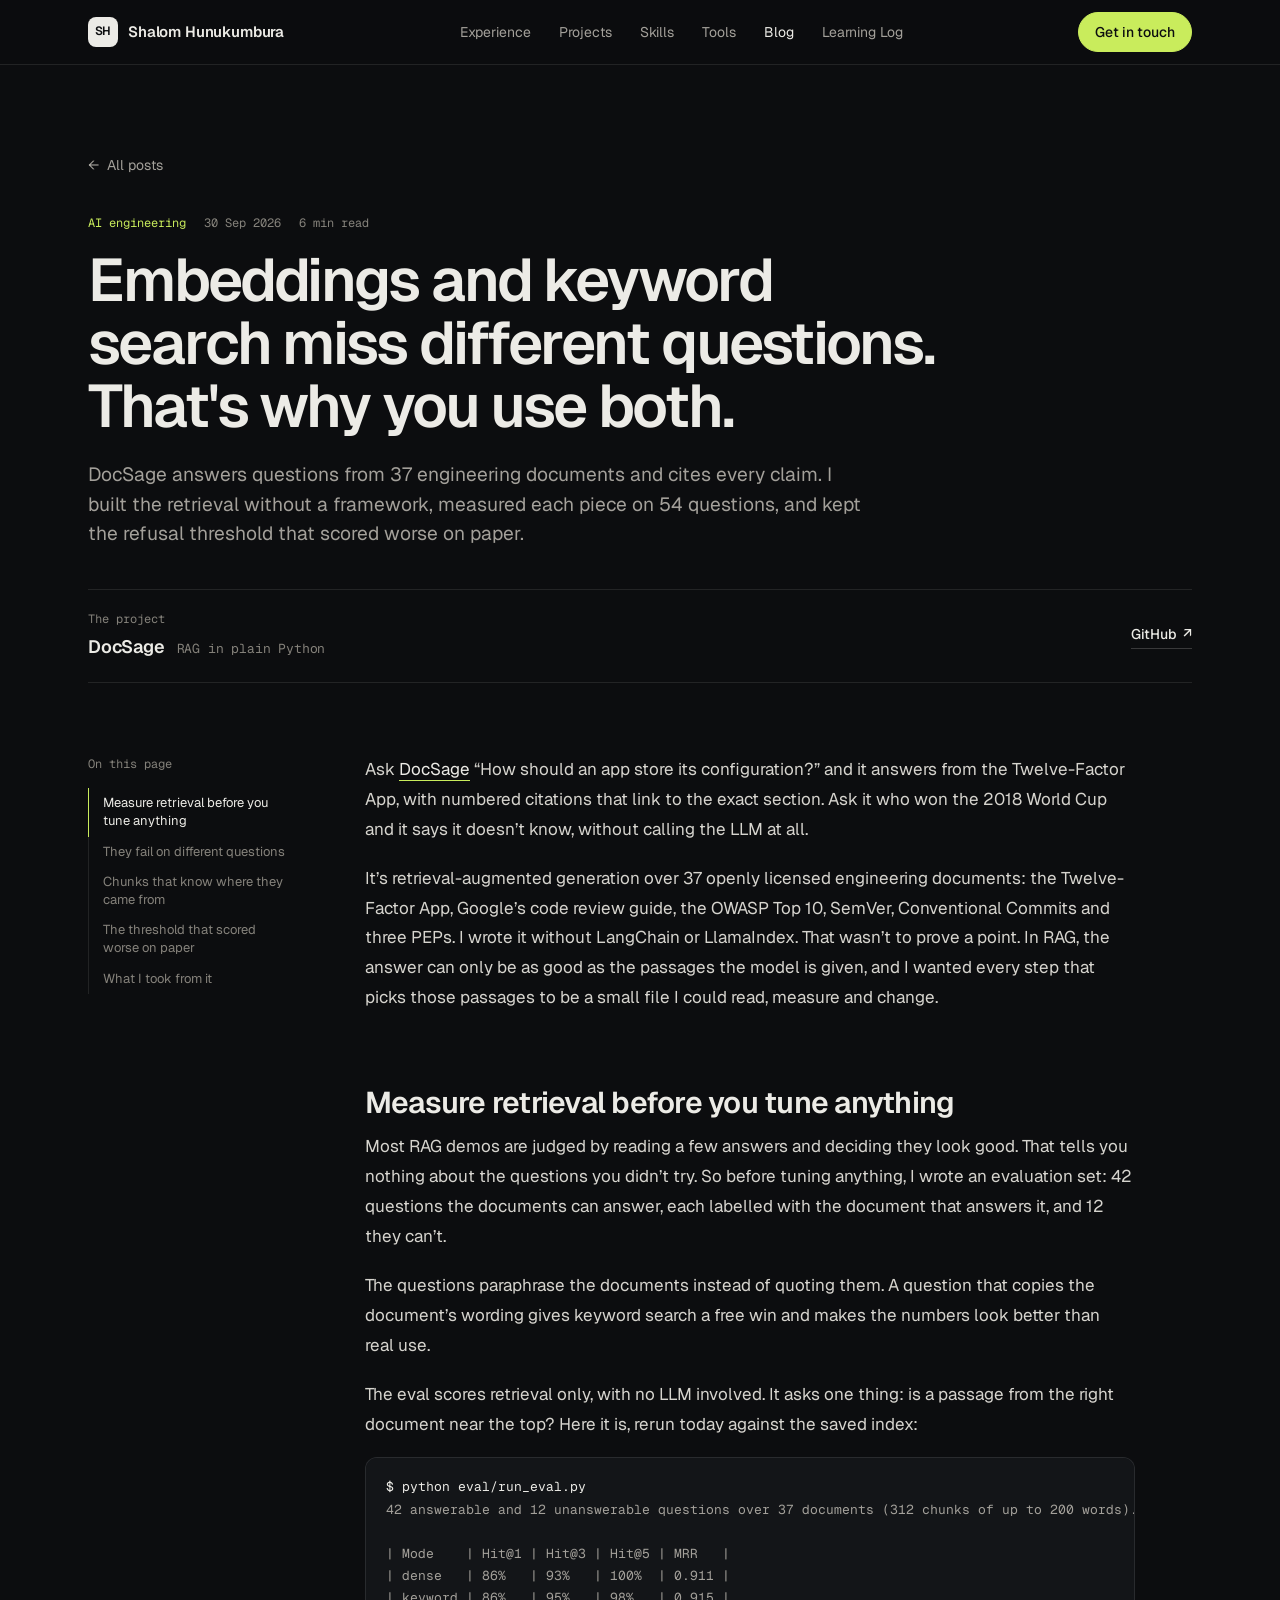
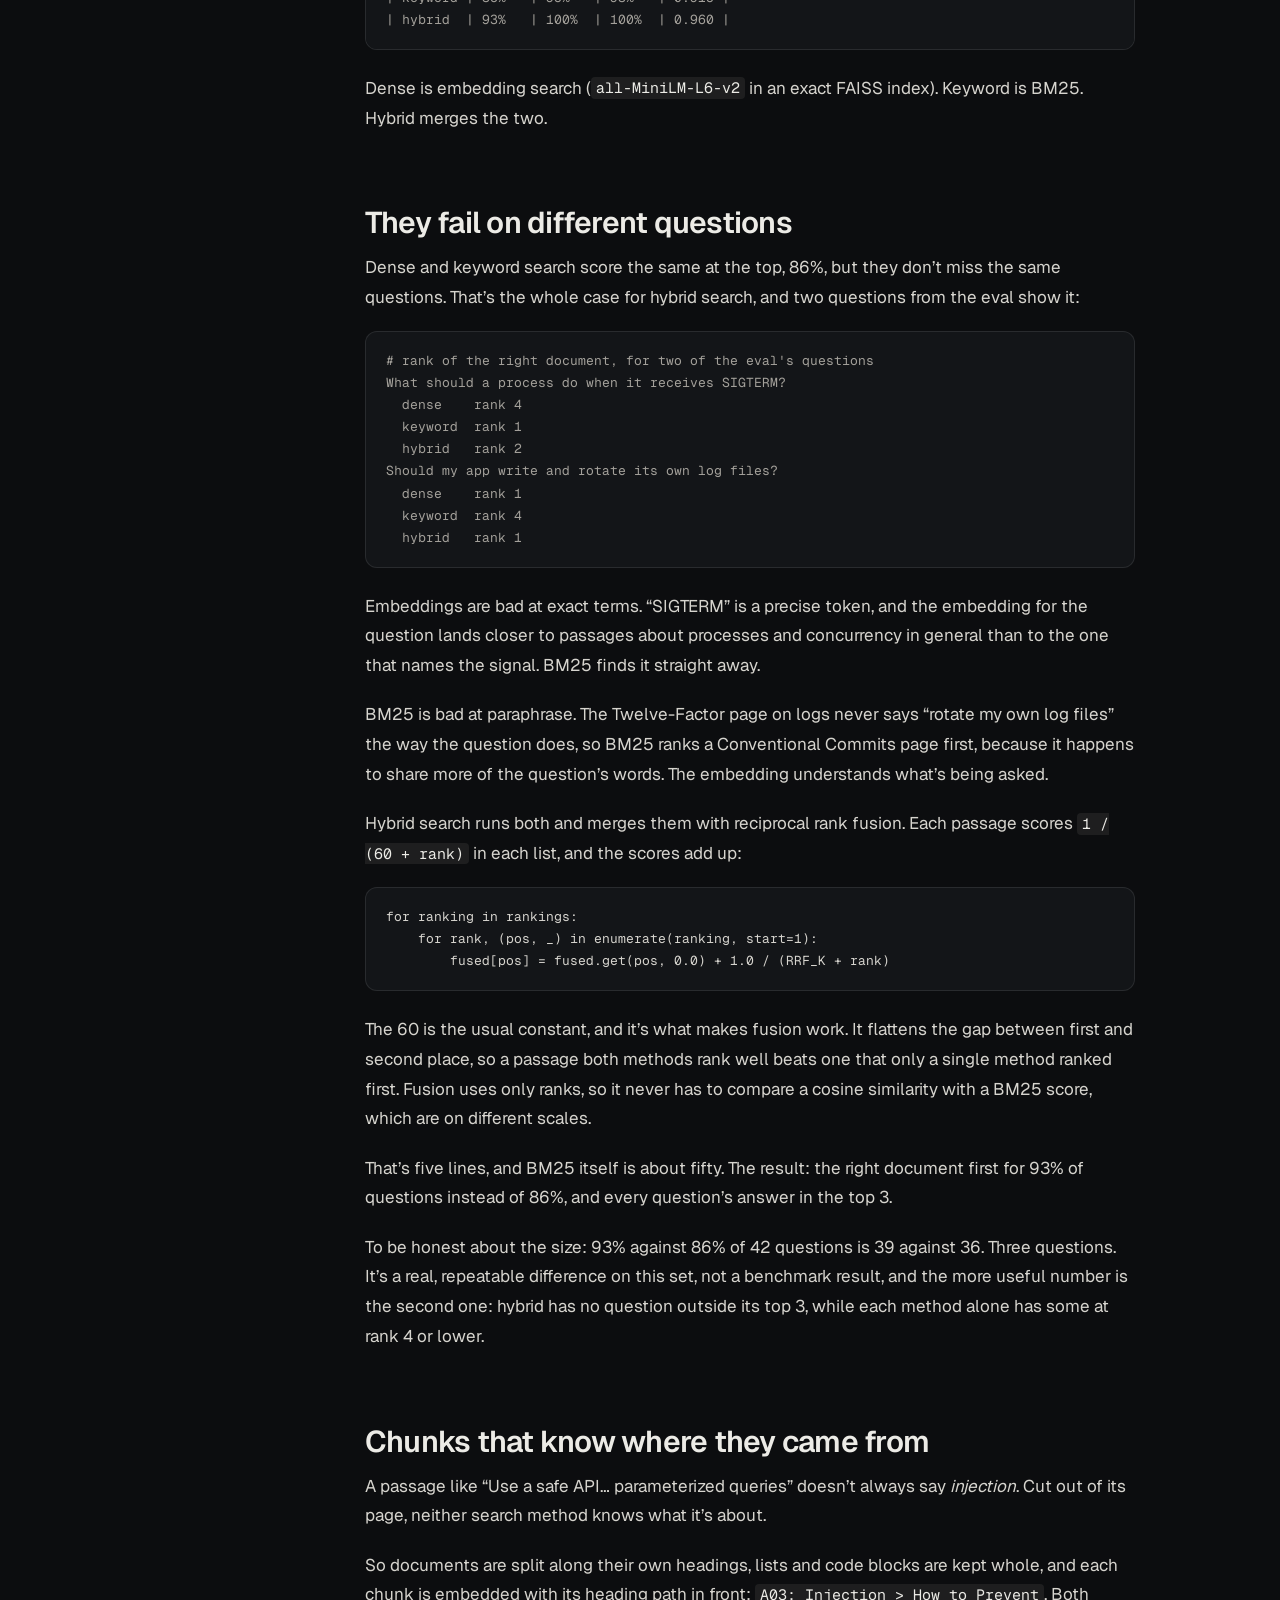
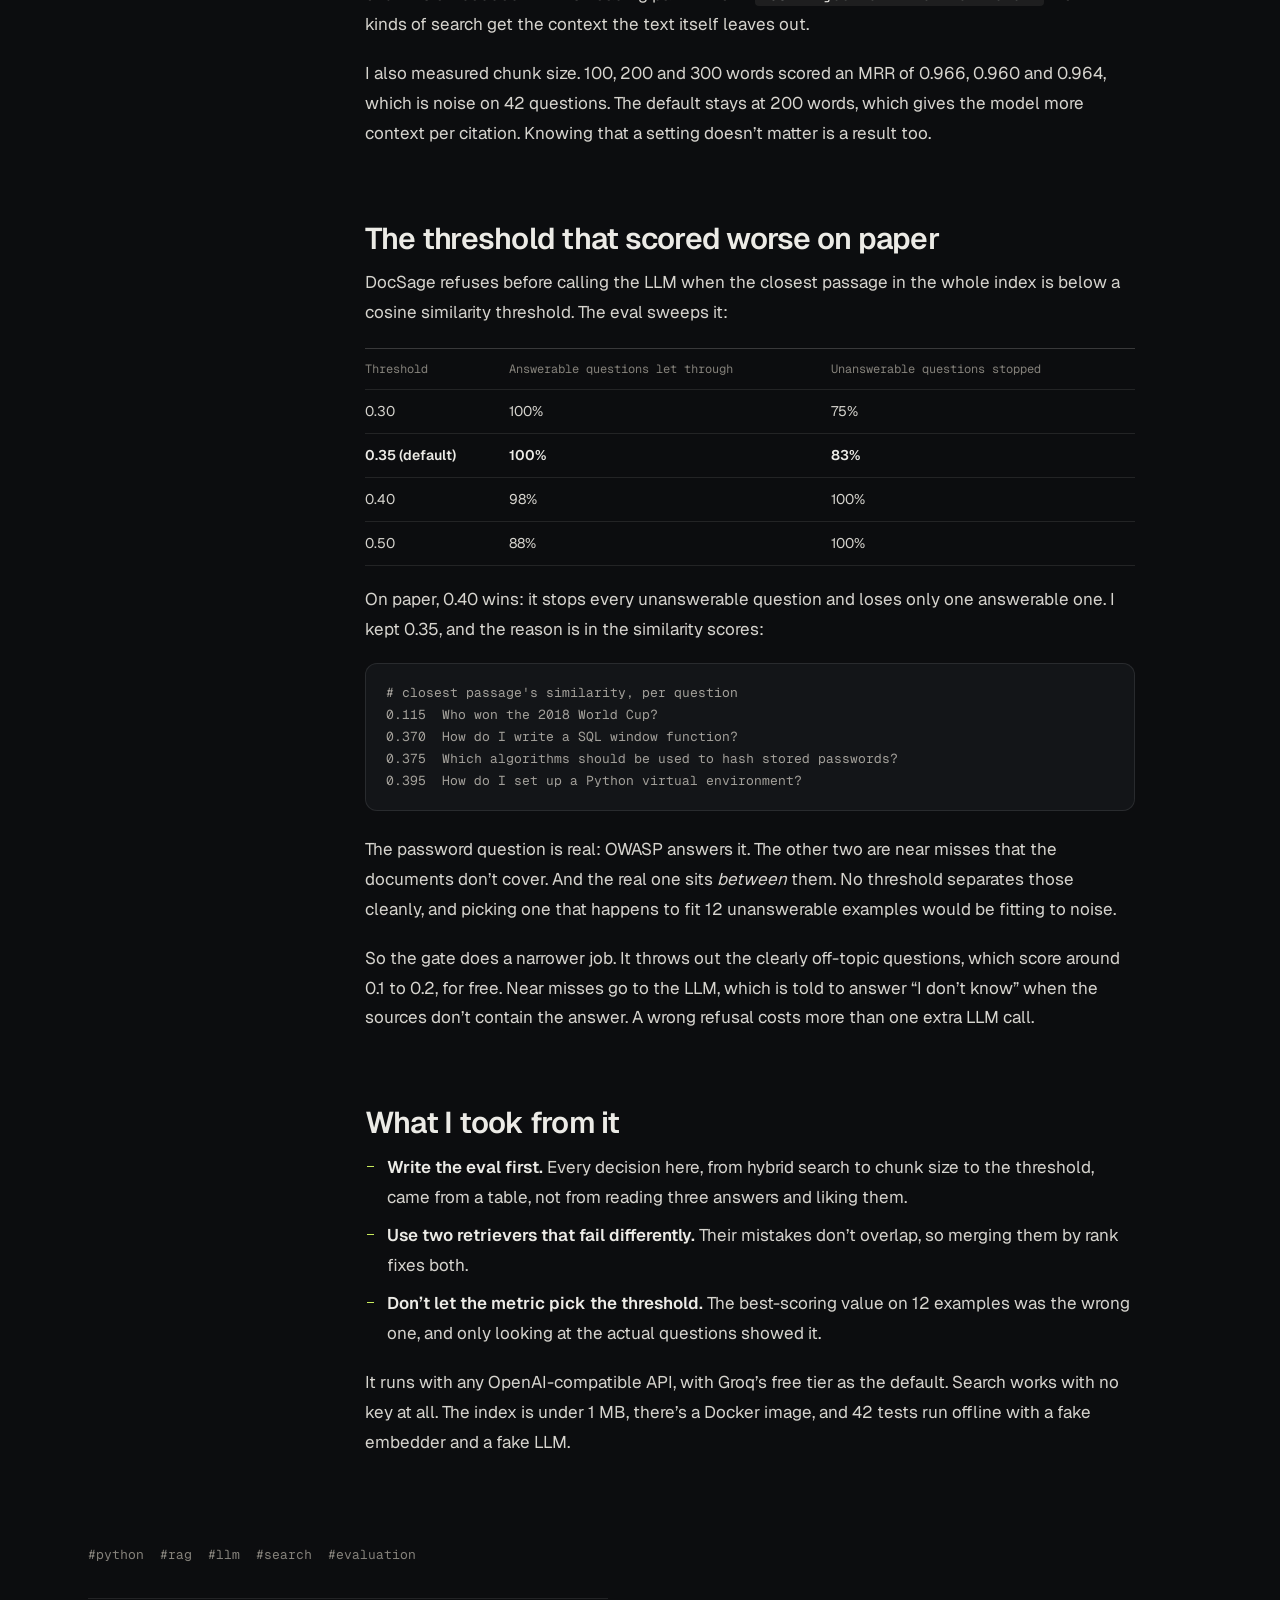
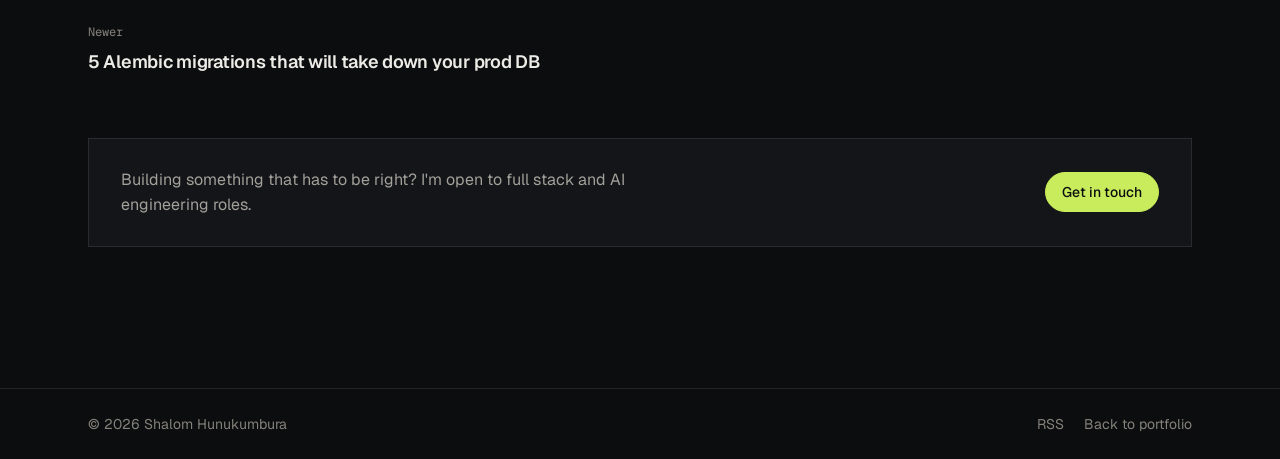
<file: blog/docsage.html>
<!doctype html>
<html lang="en">
  <head>
    <meta charset="UTF-8" />
    <meta name="viewport" content="width=device-width, initial-scale=1.0" />
    <meta name="theme-color" content="#0c0d0f" />
    <link rel="icon" href="data:image/svg+xml,%3Csvg xmlns='http://www.w3.org/2000/svg' viewBox='0 0 64 64'%3E%3Crect width='64' height='64' rx='14' fill='%23c9ec5c'/%3E%3Ctext x='32' y='42' font-family='Arial' font-weight='700' font-size='26' text-anchor='middle' fill='%230c0d0f'%3ESH%3C/text%3E%3C/svg%3E" />
    <link rel="alternate" type="application/rss+xml" title="Shalom Hunukumbura, blog" href="https://shalomhunukumbura.github.io/portfolio/blog/feed.xml" />
    <link rel="preconnect" href="https://fonts.googleapis.com" />
    <link rel="preconnect" href="https://fonts.gstatic.com" crossorigin />
    <link
      href="https://fonts.googleapis.com/css2?family=Geist:wght@400;500;600&family=Geist+Mono:wght@400;500&display=swap"
      rel="stylesheet"
    />
    <link rel="stylesheet" href="../home.css" />
    <link rel="stylesheet" href="../blog.css" />
    <script src="../boot.js"></script>
    <title>Embeddings and keyword search miss different questions. That&#39;s why you use both. | Shalom Hunukumbura</title>
    <meta name="description" content="DocSage answers questions from 37 engineering documents and cites every claim. I built the retrieval without a framework, measured each piece on 54 questions, and kept the refusal threshold that scored worse on paper." />
    <meta property="og:type" content="article" />
    <meta property="og:title" content="Embeddings and keyword search miss different questions. That&#39;s why you use both." />
    <meta property="og:description" content="DocSage answers questions from 37 engineering documents and cites every claim. I built the retrieval without a framework, measured each piece on 54 questions, and kept the refusal threshold that scored worse on paper." />
    <meta property="og:url" content="https://shalomhunukumbura.github.io/portfolio/blog/docsage.html" />
    <meta property="article:published_time" content="2026-09-30" />
    <meta name="twitter:card" content="summary" />
    <link rel="canonical" href="https://shalomhunukumbura.github.io/portfolio/blog/docsage.html" />
  </head>
  <body>
    <div class="reading-progress" aria-hidden="true"><span></span></div>
    <a class="skip-link" href="#main">Skip to content</a>

    <header class="topbar">
      <div class="wrap topbar-inner">
        <a class="brand" href="../index.html" aria-label="Shalom Hunukumbura, home">
          <span class="brand-mark" aria-hidden="true">SH</span>
          <span class="brand-name">Shalom Hunukumbura</span>
        </a>
        <nav class="site-nav" id="site-nav" aria-label="Primary">
          <a href="../index.html#experience">Experience</a>
          <a href="../index.html#projects">Projects</a>
          <a href="../index.html#skills">Skills</a>
          <a href="https://shalomhunukumbura.github.io/tools/">Tools</a>
          <a href="../blog.html" aria-current="page">Blog</a>
          <a href="../learning-log.html">Learning Log</a>
        </nav>
        <div class="topbar-actions">
          <a class="btn btn-primary btn-sm" href="../index.html#contact">Get in touch</a>
          <button class="menu-btn" type="button" aria-expanded="false" aria-controls="site-nav">Menu</button>
        </div>
      </div>
    </header>

    <main id="main">
      <article class="post">
        <header class="post-head wrap">
          <a class="back-link" href="../blog.html"><span aria-hidden="true">←</span> All posts</a>
          <p class="post-meta">
            <span>AI engineering</span>
            <time datetime="2026-09-30">30 Sep 2026</time>
            <span>6 min read</span>
          </p>
          <h1>Embeddings and keyword search miss different questions. That&#39;s why you use both.</h1>
          <p class="post-lead">DocSage answers questions from 37 engineering documents and cites every claim. I built the retrieval without a framework, measured each piece on 54 questions, and kept the refusal threshold that scored worse on paper.</p>
          <div class="project-box">
            <div>
              <p class="kind">The project</p>
              <p class="project-name">DocSage <span>RAG in plain Python</span></p>
            </div>
            <div class="links">
              <a class="text-link" href="https://github.com/ShalomHunukumbura/docsage" target="_blank" rel="noopener noreferrer">GitHub <span aria-hidden="true">↗</span></a>
            </div>
          </div>
        </header>

        <div class="post-layout wrap">
          <nav class="post-toc" aria-label="On this page">
            <p class="kind">On this page</p>
            <ol>
              <li><a href="#measure-retrieval-before-you-tune-anything">Measure retrieval before you tune anything</a></li>
              <li><a href="#they-fail-on-different-questions">They fail on different questions</a></li>
              <li><a href="#chunks-that-know-where-they-came-from">Chunks that know where they came from</a></li>
              <li><a href="#the-threshold-that-scored-worse-on-paper">The threshold that scored worse on paper</a></li>
              <li><a href="#what-i-took-from-it">What I took from it</a></li>
            </ol>
          </nav>
          <div class="prose">
<p>Ask <a href="https://github.com/ShalomHunukumbura/docsage" target="_blank" rel="noopener noreferrer">DocSage</a> &ldquo;How should an app store its
configuration?&rdquo; and it answers from the Twelve-Factor App, with numbered citations that
link to the exact section. Ask it who won the 2018 World Cup and it says it doesn&rsquo;t know,
without calling the LLM at all.</p>
<p>It&rsquo;s retrieval-augmented generation over 37 openly licensed engineering documents: the
Twelve-Factor App, Google&rsquo;s code review guide, the OWASP Top 10, SemVer, Conventional
Commits and three PEPs. I wrote it without LangChain or LlamaIndex. That wasn&rsquo;t to prove a
point. In RAG, the answer can only be as good as the passages the model is given, and I
wanted every step that picks those passages to be a small file I could read, measure and
change.</p>
<h2 id="measure-retrieval-before-you-tune-anything">Measure retrieval before you tune anything</h2>
<p>Most RAG demos are judged by reading a few answers and deciding they look good. That
tells you nothing about the questions you didn&rsquo;t try. So before tuning anything, I wrote
an evaluation set: 42 questions the documents can answer, each labelled with the document
that answers it, and 12 they can&rsquo;t.</p>
<p>The questions paraphrase the documents instead of quoting them. A question that copies the
document&rsquo;s wording gives keyword search a free win and makes the numbers look better than
real use.</p>
<p>The eval scores retrieval only, with no LLM involved. It asks one thing: is a passage from
the right document near the top? Here it is, rerun today against the saved index:</p>
<pre class="term"><code><span class="t-cmd">$ python eval/run_eval.py</span>
42 answerable and 12 unanswerable questions over 37 documents (312 chunks of up to 200 words).

| Mode    | Hit@1 | Hit@3 | Hit@5 | MRR   |
| dense   | 86%   | 93%   | 100%  | 0.911 |
| keyword | 86%   | 95%   | 98%   | 0.915 |
| hybrid  | 93%   | 100%  | 100%  | 0.960 |</code></pre>
<p>Dense is embedding search (<code>all-MiniLM-L6-v2</code> in an exact FAISS index). Keyword is BM25.
Hybrid merges the two.</p>
<h2 id="they-fail-on-different-questions">They fail on different questions</h2>
<p>Dense and keyword search score the same at the top, 86%, but they don&rsquo;t miss the same
questions. That&rsquo;s the whole case for hybrid search, and two questions from the eval show
it:</p>
<pre class="term"><code># rank of the right document, for two of the eval's questions
What should a process do when it receives SIGTERM?
  dense    rank 4
  keyword  rank 1
  hybrid   rank 2
Should my app write and rotate its own log files?
  dense    rank 1
  keyword  rank 4
  hybrid   rank 1</code></pre>
<p>Embeddings are bad at exact terms. &ldquo;SIGTERM&rdquo; is a precise token, and the embedding for the
question lands closer to passages about processes and concurrency in general than to the
one that names the signal. BM25 finds it straight away.</p>
<p>BM25 is bad at paraphrase. The Twelve-Factor page on logs never says &ldquo;rotate my own log
files&rdquo; the way the question does, so BM25 ranks a Conventional Commits page first, because
it happens to share more of the question&rsquo;s words. The embedding understands what&rsquo;s being
asked.</p>
<p>Hybrid search runs both and merges them with reciprocal rank fusion. Each passage scores
<code>1 / (60 + rank)</code> in each list, and the scores add up:</p>
<pre><code class="language-python">for ranking in rankings:
    for rank, (pos, _) in enumerate(ranking, start=1):
        fused[pos] = fused.get(pos, 0.0) + 1.0 / (RRF_K + rank)
</code></pre>
<p>The 60 is the usual constant, and it&rsquo;s what makes fusion work. It flattens the gap between
first and second place, so a passage both methods rank well beats one that only a single
method ranked first. Fusion uses only ranks, so it never has to compare a cosine
similarity with a BM25 score, which are on different scales.</p>
<p>That&rsquo;s five lines, and BM25 itself is about fifty. The result: the right document first for
93% of questions instead of 86%, and every question&rsquo;s answer in the top 3.</p>
<p>To be honest about the size: 93% against 86% of 42 questions is 39 against 36. Three
questions. It&rsquo;s a real, repeatable difference on this set, not a benchmark result, and the
more useful number is the second one: hybrid has no question outside its top 3, while each
method alone has some at rank 4 or lower.</p>
<h2 id="chunks-that-know-where-they-came-from">Chunks that know where they came from</h2>
<p>A passage like &ldquo;Use a safe API… parameterized queries&rdquo; doesn&rsquo;t always say <em>injection</em>. Cut out of its page, neither search method knows what it&rsquo;s
about.</p>
<p>So documents are split along their own headings, lists and code blocks are kept whole, and
each chunk is embedded with its heading path in front: <code>A03: Injection &gt; How to Prevent</code>.
Both kinds of search get the context the text itself leaves out.</p>
<p>I also measured chunk size. 100, 200 and 300 words scored an MRR of 0.966, 0.960 and 0.964,
which is noise on 42 questions. The default stays at 200 words, which gives the model more
context per citation. Knowing that a setting doesn&rsquo;t matter is a result too.</p>
<h2 id="the-threshold-that-scored-worse-on-paper">The threshold that scored worse on paper</h2>
<p>DocSage refuses before calling the LLM when the closest passage in the whole index is
below a cosine similarity threshold. The eval sweeps it:</p>
<div class="table-wrap"><table>
<thead>
<tr>
<th>Threshold</th>
<th>Answerable questions let through</th>
<th>Unanswerable questions stopped</th>
</tr>
</thead>
<tbody>
<tr>
<td>0.30</td>
<td>100%</td>
<td>75%</td>
</tr>
<tr>
<td><strong>0.35 (default)</strong></td>
<td><strong>100%</strong></td>
<td><strong>83%</strong></td>
</tr>
<tr>
<td>0.40</td>
<td>98%</td>
<td>100%</td>
</tr>
<tr>
<td>0.50</td>
<td>88%</td>
<td>100%</td>
</tr>
</tbody>
</table></div>
<p>On paper, 0.40 wins: it stops every unanswerable question and loses only one answerable
one. I kept 0.35, and the reason is in the similarity scores:</p>
<pre class="term"><code># closest passage's similarity, per question
0.115  Who won the 2018 World Cup?
0.370  How do I write a SQL window function?
0.375  Which algorithms should be used to hash stored passwords?
0.395  How do I set up a Python virtual environment?</code></pre>
<p>The password question is real: OWASP answers it. The other two are near misses that the
documents don&rsquo;t cover. And the real one sits <em>between</em> them. No threshold separates those
cleanly, and picking one that happens to fit 12 unanswerable examples would be fitting to
noise.</p>
<p>So the gate does a narrower job. It throws out the clearly off-topic questions, which score
around 0.1 to 0.2, for free. Near misses go to the LLM, which is told to answer &ldquo;I don&rsquo;t
know&rdquo; when the sources don&rsquo;t contain the answer. A wrong refusal costs more than one extra
LLM call.</p>
<h2 id="what-i-took-from-it">What I took from it</h2>
<ul>
<li><strong>Write the eval first.</strong> Every decision here, from hybrid search to chunk size to the
  threshold, came from a table, not from reading three answers and liking them.</li>
<li><strong>Use two retrievers that fail differently.</strong> Their mistakes don&rsquo;t overlap, so merging
  them by rank fixes both.</li>
<li><strong>Don&rsquo;t let the metric pick the threshold.</strong> The best-scoring value on 12 examples was the
  wrong one, and only looking at the actual questions showed it.</li>
</ul>
<p>It runs with any OpenAI-compatible API, with Groq&rsquo;s free tier as the default. Search works
with no key at all. The index is under 1 MB, there&rsquo;s a Docker image, and 42 tests run
offline with a fake embedder and a fake LLM.</p>
          </div>
        </div>

        <footer class="post-foot wrap">
          <p class="post-tags"><span>#python</span><span>#rag</span><span>#llm</span><span>#search</span><span>#evaluation</span></p>
          <nav class="post-pager" aria-label="More posts">
            <a class="pager-card" href="alembic-guard.html">
              <span class="kind">Newer</span>
              <span class="pager-title">5 Alembic migrations that will take down your prod DB</span>
            </a>
          </nav>
          <div class="post-cta">
            <p>Building something that has to be right? I'm open to full stack and AI engineering roles.</p>
            <a class="btn btn-primary btn-sm" href="../index.html#contact">Get in touch</a>
          </div>
        </footer>
      </article>
    </main>

    <footer class="footer">
      <div class="wrap footer-inner">
        <span>© 2026 Shalom Hunukumbura</span>
        <span class="footer-links">
          <a href="../blog/feed.xml">RSS</a>
          <a href="../index.html">Back to portfolio</a>
        </span>
      </div>
    </footer>

    <script src="../blog.js"></script>
    <script type="module" src="../home.js"></script>
  </body>
</html>
</file>
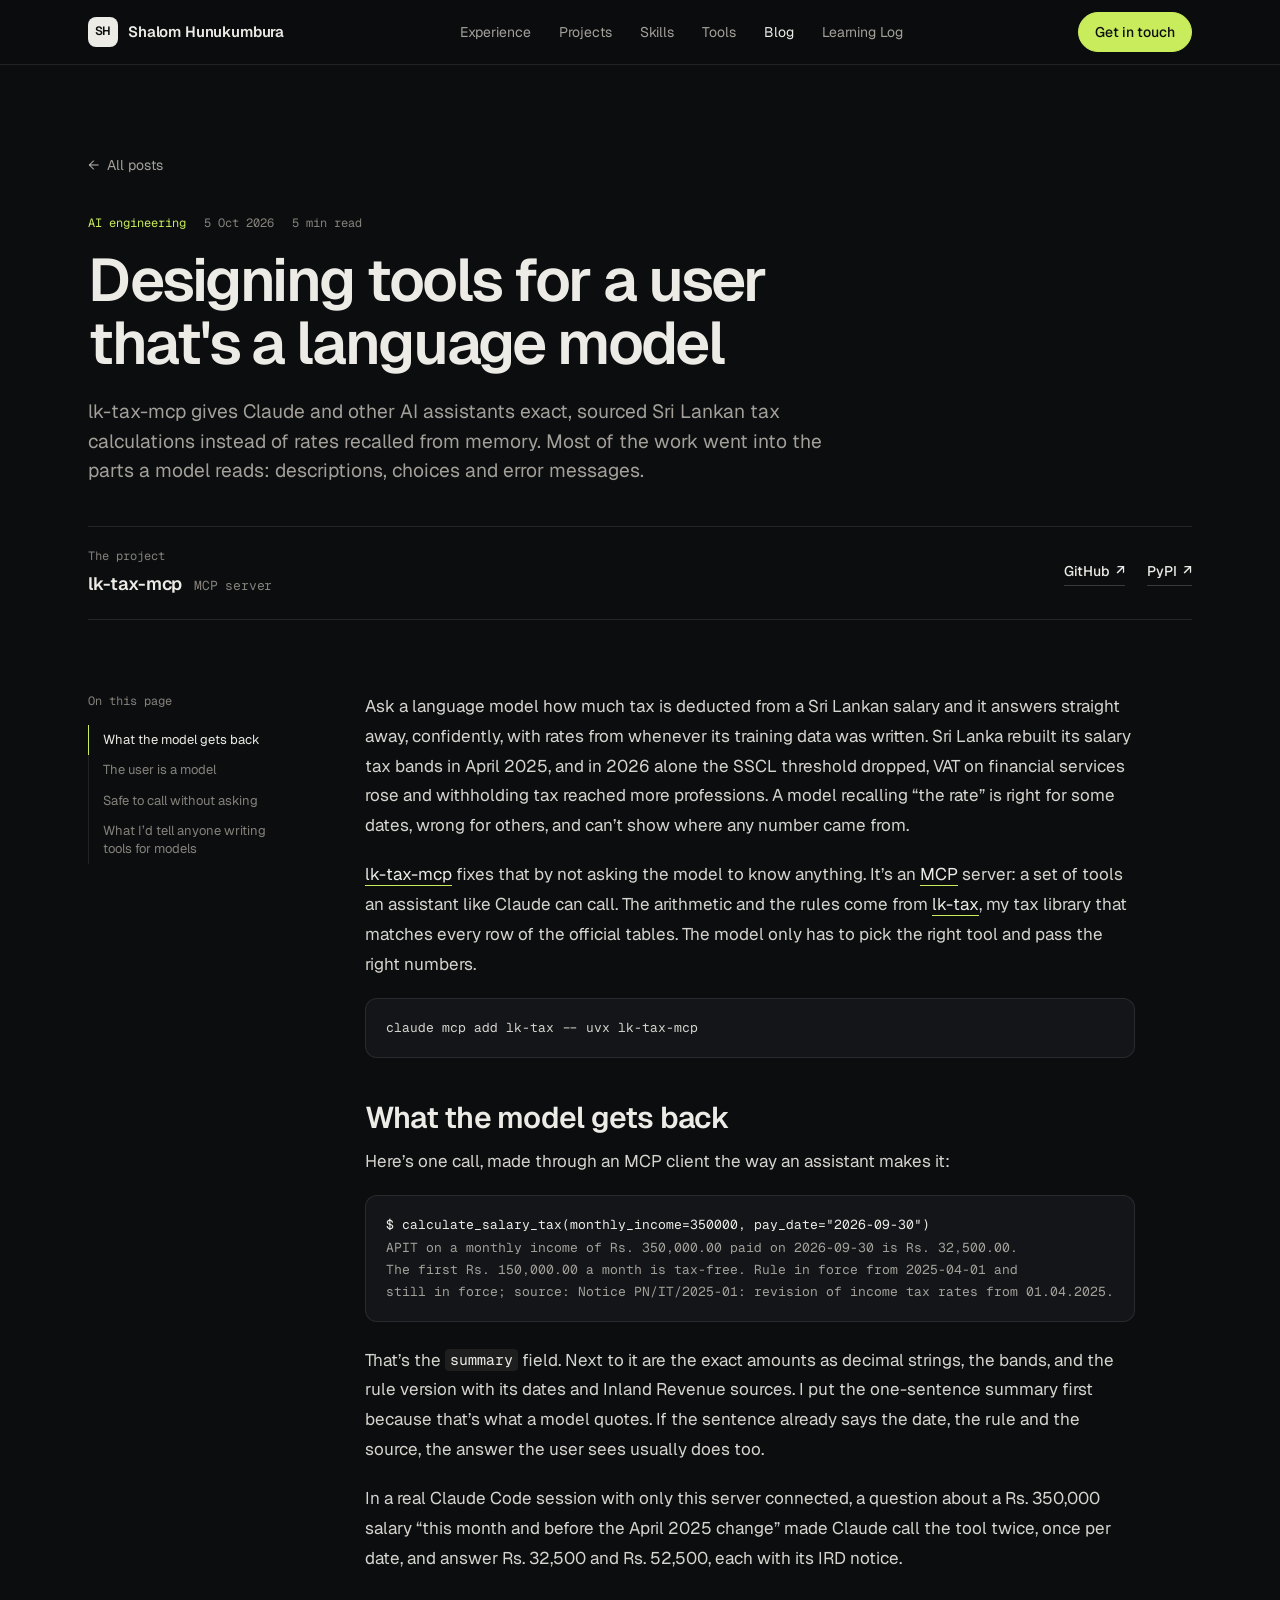
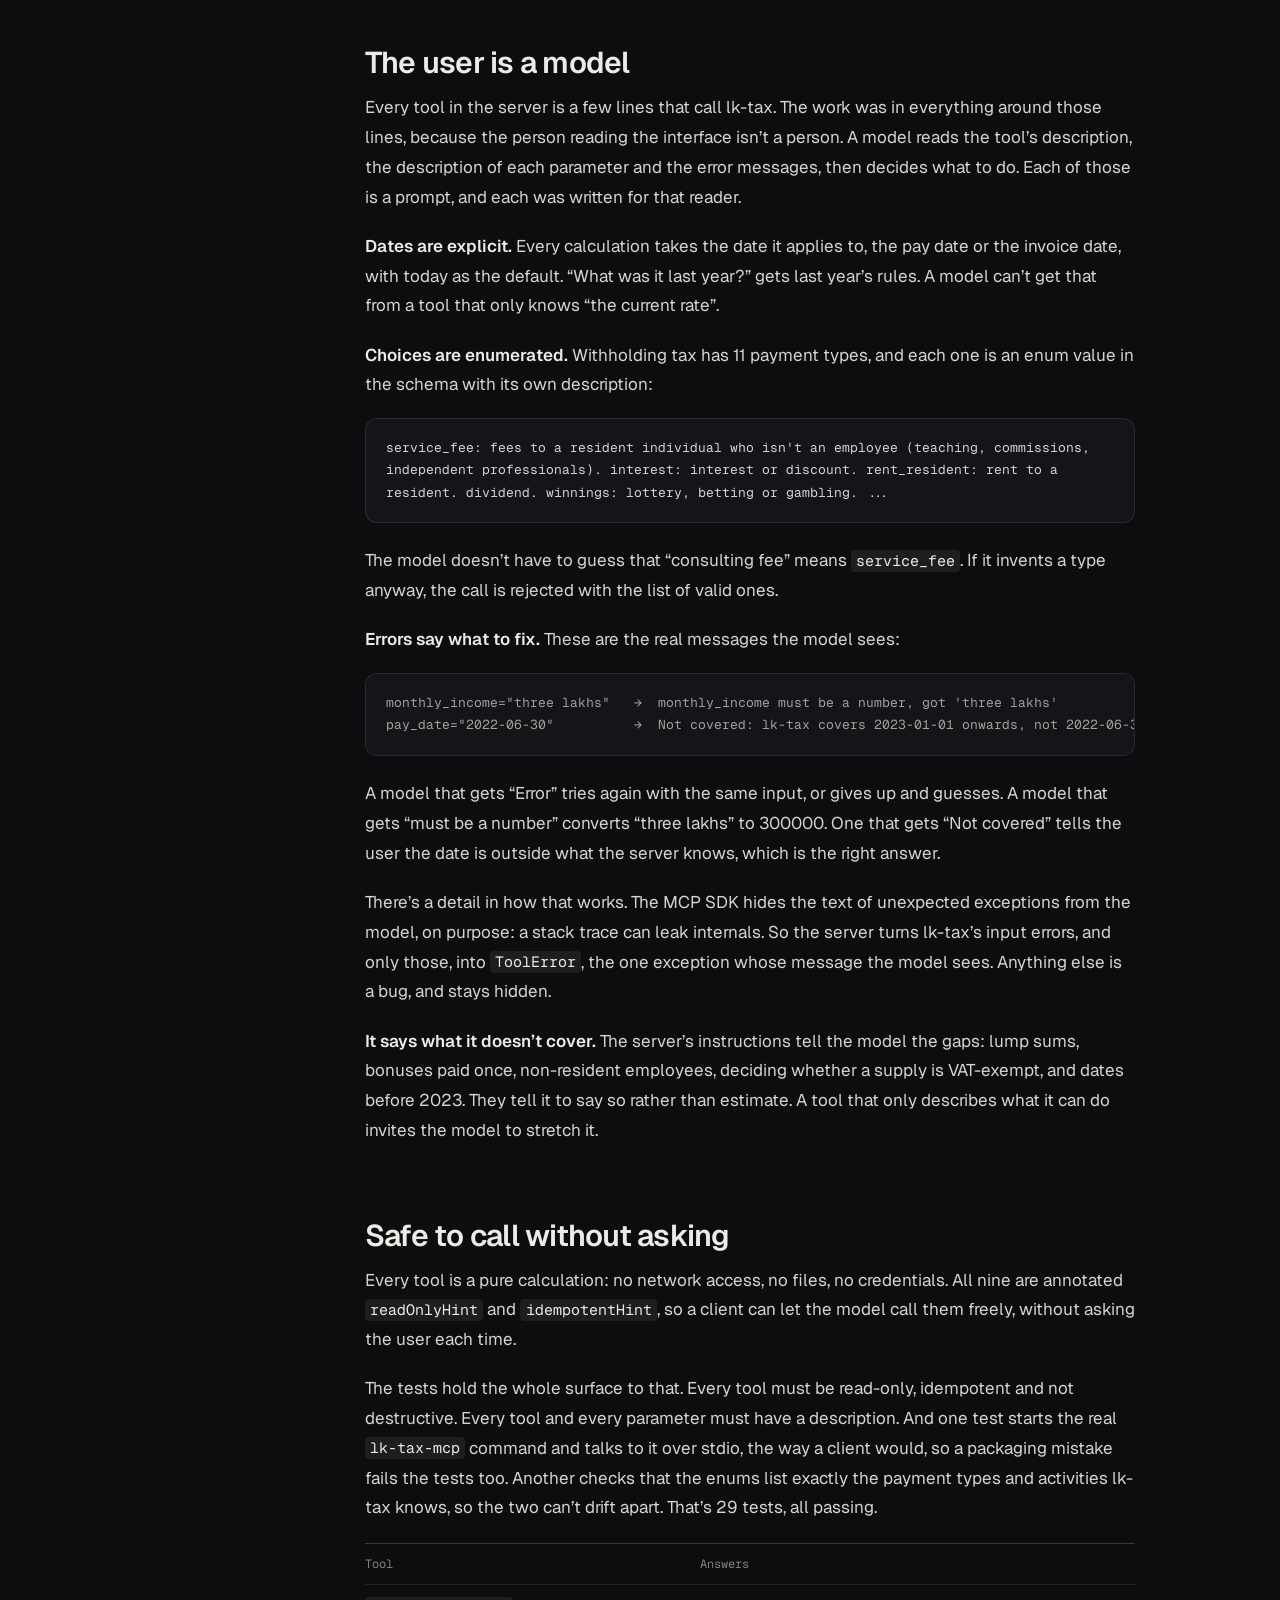
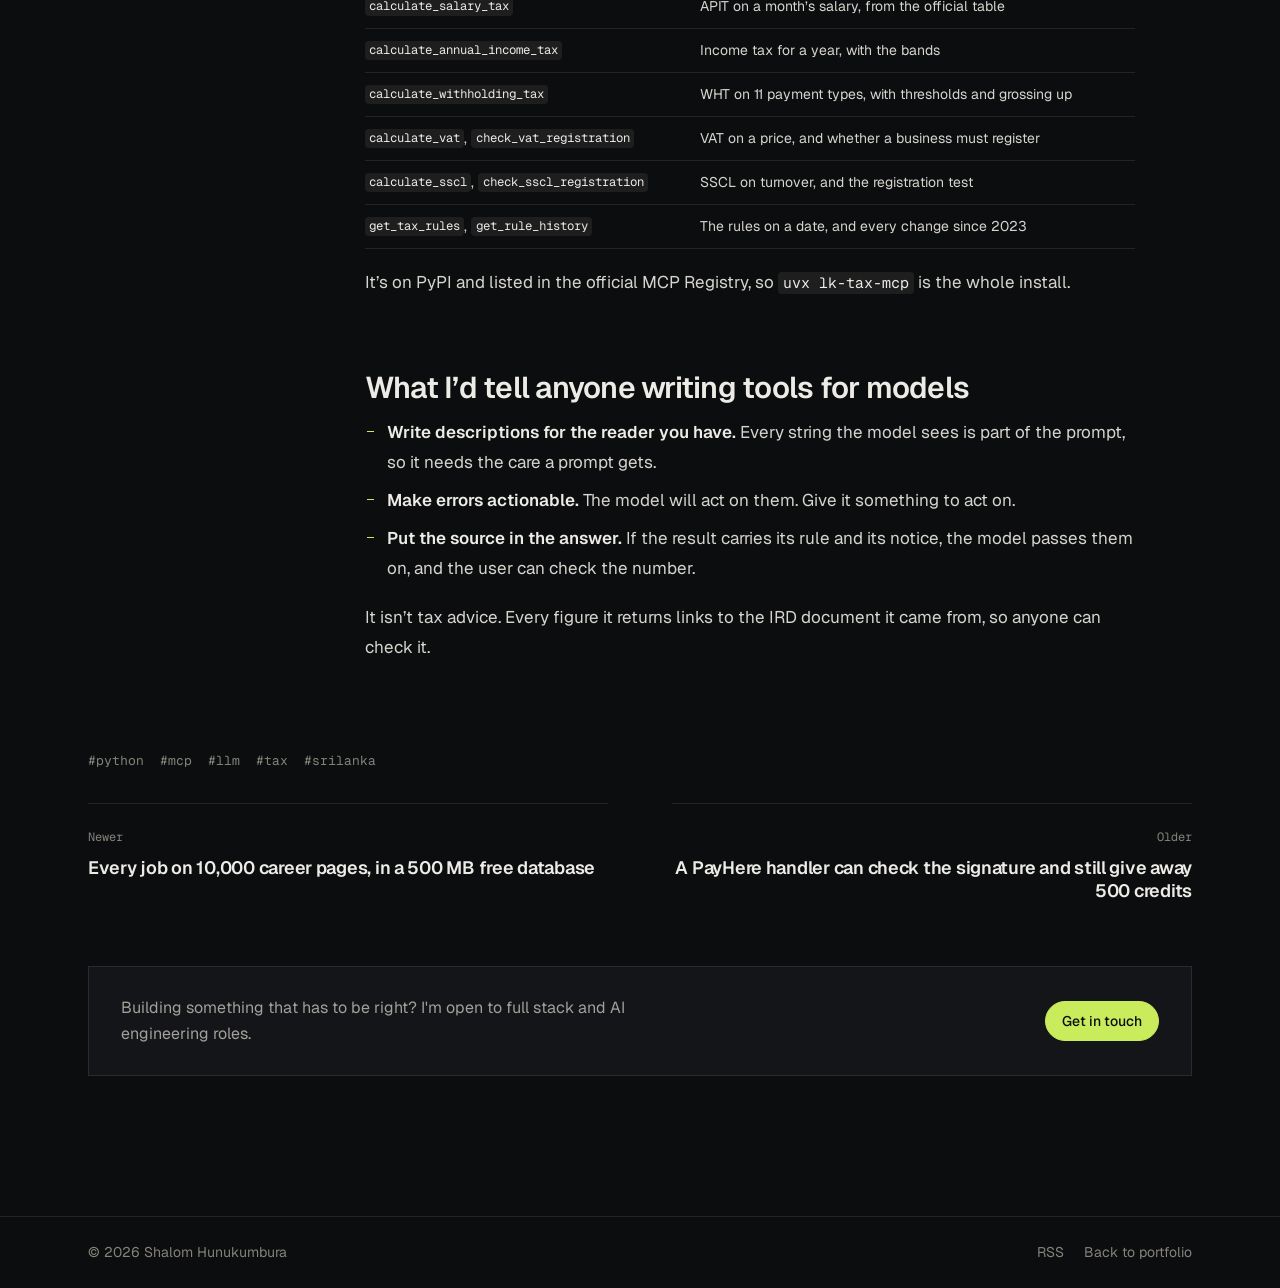
<file: blog/lk-tax-mcp.html>
<!doctype html>
<html lang="en">
  <head>
    <meta charset="UTF-8" />
    <meta name="viewport" content="width=device-width, initial-scale=1.0" />
    <meta name="theme-color" content="#0c0d0f" />
    <link rel="icon" href="data:image/svg+xml,%3Csvg xmlns='http://www.w3.org/2000/svg' viewBox='0 0 64 64'%3E%3Crect width='64' height='64' rx='14' fill='%23c9ec5c'/%3E%3Ctext x='32' y='42' font-family='Arial' font-weight='700' font-size='26' text-anchor='middle' fill='%230c0d0f'%3ESH%3C/text%3E%3C/svg%3E" />
    <link rel="alternate" type="application/rss+xml" title="Shalom Hunukumbura, blog" href="https://shalomhunukumbura.github.io/portfolio/blog/feed.xml" />
    <link rel="preconnect" href="https://fonts.googleapis.com" />
    <link rel="preconnect" href="https://fonts.gstatic.com" crossorigin />
    <link
      href="https://fonts.googleapis.com/css2?family=Geist:wght@400;500;600&family=Geist+Mono:wght@400;500&display=swap"
      rel="stylesheet"
    />
    <link rel="stylesheet" href="../home.css" />
    <link rel="stylesheet" href="../blog.css" />
    <script src="../boot.js"></script>
    <title>Designing tools for a user that&#39;s a language model | Shalom Hunukumbura</title>
    <meta name="description" content="lk-tax-mcp gives Claude and other AI assistants exact, sourced Sri Lankan tax calculations instead of rates recalled from memory. Most of the work went into the parts a model reads: descriptions, choices and error messages." />
    <meta property="og:type" content="article" />
    <meta property="og:title" content="Designing tools for a user that&#39;s a language model" />
    <meta property="og:description" content="lk-tax-mcp gives Claude and other AI assistants exact, sourced Sri Lankan tax calculations instead of rates recalled from memory. Most of the work went into the parts a model reads: descriptions, choices and error messages." />
    <meta property="og:url" content="https://shalomhunukumbura.github.io/portfolio/blog/lk-tax-mcp.html" />
    <meta property="article:published_time" content="2026-10-05" />
    <meta name="twitter:card" content="summary" />
    <link rel="canonical" href="https://shalomhunukumbura.github.io/portfolio/blog/lk-tax-mcp.html" />
  </head>
  <body>
    <div class="reading-progress" aria-hidden="true"><span></span></div>
    <a class="skip-link" href="#main">Skip to content</a>

    <header class="topbar">
      <div class="wrap topbar-inner">
        <a class="brand" href="../index.html" aria-label="Shalom Hunukumbura, home">
          <span class="brand-mark" aria-hidden="true">SH</span>
          <span class="brand-name">Shalom Hunukumbura</span>
        </a>
        <nav class="site-nav" id="site-nav" aria-label="Primary">
          <a href="../index.html#experience">Experience</a>
          <a href="../index.html#projects">Projects</a>
          <a href="../index.html#skills">Skills</a>
          <a href="https://shalomhunukumbura.github.io/tools/">Tools</a>
          <a href="../blog.html" aria-current="page">Blog</a>
          <a href="../learning-log.html">Learning Log</a>
        </nav>
        <div class="topbar-actions">
          <a class="btn btn-primary btn-sm" href="../index.html#contact">Get in touch</a>
          <button class="menu-btn" type="button" aria-expanded="false" aria-controls="site-nav">Menu</button>
        </div>
      </div>
    </header>

    <main id="main">
      <article class="post">
        <header class="post-head wrap">
          <a class="back-link" href="../blog.html"><span aria-hidden="true">←</span> All posts</a>
          <p class="post-meta">
            <span>AI engineering</span>
            <time datetime="2026-10-05">5 Oct 2026</time>
            <span>5 min read</span>
          </p>
          <h1>Designing tools for a user that&#39;s a language model</h1>
          <p class="post-lead">lk-tax-mcp gives Claude and other AI assistants exact, sourced Sri Lankan tax calculations instead of rates recalled from memory. Most of the work went into the parts a model reads: descriptions, choices and error messages.</p>
          <div class="project-box">
            <div>
              <p class="kind">The project</p>
              <p class="project-name">lk-tax-mcp <span>MCP server</span></p>
            </div>
            <div class="links">
              <a class="text-link" href="https://github.com/ShalomHunukumbura/lk-tax-mcp" target="_blank" rel="noopener noreferrer">GitHub <span aria-hidden="true">↗</span></a>
              <a class="text-link" href="https://pypi.org/project/lk-tax-mcp/" target="_blank" rel="noopener noreferrer">PyPI <span aria-hidden="true">↗</span></a>
            </div>
          </div>
        </header>

        <div class="post-layout wrap">
          <nav class="post-toc" aria-label="On this page">
            <p class="kind">On this page</p>
            <ol>
              <li><a href="#what-the-model-gets-back">What the model gets back</a></li>
              <li><a href="#the-user-is-a-model">The user is a model</a></li>
              <li><a href="#safe-to-call-without-asking">Safe to call without asking</a></li>
              <li><a href="#what-id-tell-anyone-writing-tools-for-models">What I’d tell anyone writing tools for models</a></li>
            </ol>
          </nav>
          <div class="prose">
<p>Ask a language model how much tax is deducted from a Sri Lankan salary and it answers
straight away, confidently, with rates from whenever its training data was written. Sri
Lanka rebuilt its salary tax bands in April 2025, and in 2026 alone the SSCL threshold
dropped, VAT on financial services rose and withholding tax reached more professions. A
model recalling &ldquo;the rate&rdquo; is right for some dates, wrong for others, and can&rsquo;t show where
any number came from.</p>
<p><a href="https://github.com/ShalomHunukumbura/lk-tax-mcp" target="_blank" rel="noopener noreferrer">lk-tax-mcp</a> fixes that by not asking
the model to know anything. It&rsquo;s an <a href="https://modelcontextprotocol.io" target="_blank" rel="noopener noreferrer">MCP</a> server: a set of
tools an assistant like Claude can call. The arithmetic and the rules come from
<a href="lk-tax.html">lk-tax</a>, my tax library that matches every row of the official tables.
The model only has to pick the right tool and pass the right numbers.</p>
<pre><code class="language-bash">claude mcp add lk-tax -- uvx lk-tax-mcp
</code></pre>
<h2 id="what-the-model-gets-back">What the model gets back</h2>
<p>Here&rsquo;s one call, made through an MCP client the way an assistant makes it:</p>
<pre class="term"><code><span class="t-cmd">$ calculate_salary_tax(monthly_income=350000, pay_date=&quot;2026-09-30&quot;)</span>
APIT on a monthly income of Rs. 350,000.00 paid on 2026-09-30 is Rs. 32,500.00.
The first Rs. 150,000.00 a month is tax-free. Rule in force from 2025-04-01 and
still in force; source: Notice PN/IT/2025-01: revision of income tax rates from 01.04.2025.</code></pre>
<p>That&rsquo;s the <code>summary</code> field. Next to it are the exact amounts as decimal strings, the bands,
and the rule version with its dates and Inland Revenue sources. I put the one-sentence
summary first because that&rsquo;s what a model quotes. If the sentence already says the date,
the rule and the source, the answer the user sees usually does too.</p>
<p>In a real Claude Code session with only this server connected, a question about a Rs.
350,000 salary &ldquo;this month and before the April 2025 change&rdquo; made Claude call the tool
twice, once per date, and answer Rs. 32,500 and Rs. 52,500, each with its IRD notice.</p>
<h2 id="the-user-is-a-model">The user is a model</h2>
<p>Every tool in the server is a few lines that call lk-tax. The work was in everything around
those lines, because the person reading the interface isn&rsquo;t a person. A model reads the
tool&rsquo;s description, the description of each parameter and the error messages, then decides
what to do. Each of those is a prompt, and each was written for that reader.</p>
<p><strong>Dates are explicit.</strong> Every calculation takes the date it applies to, the pay date or the
invoice date, with today as the default. &ldquo;What was it last year?&rdquo; gets last year&rsquo;s rules.
A model can&rsquo;t get that from a tool that only knows &ldquo;the current rate&rdquo;.</p>
<p><strong>Choices are enumerated.</strong> Withholding tax has 11 payment types, and each one is an enum
value in the schema with its own description:</p>
<pre><code class="language-text">service_fee: fees to a resident individual who isn't an employee (teaching, commissions,
independent professionals). interest: interest or discount. rent_resident: rent to a
resident. dividend. winnings: lottery, betting or gambling. ...
</code></pre>
<p>The model doesn&rsquo;t have to guess that &ldquo;consulting fee&rdquo; means <code>service_fee</code>. If it invents a
type anyway, the call is rejected with the list of valid ones.</p>
<p><strong>Errors say what to fix.</strong> These are the real messages the model sees:</p>
<pre class="term"><code>monthly_income=&quot;three lakhs&quot;   →  monthly_income must be a number, got 'three lakhs'
pay_date=&quot;2022-06-30&quot;          →  Not covered: lk-tax covers 2023-01-01 onwards, not 2022-06-30.</code></pre>
<p>A model that gets &ldquo;Error&rdquo; tries again with the same input, or gives up and guesses. A model
that gets &ldquo;must be a number&rdquo; converts &ldquo;three lakhs&rdquo; to 300000. One that gets &ldquo;Not covered&rdquo;
tells the user the date is outside what the server knows, which is the right answer.</p>
<p>There&rsquo;s a detail in how that works. The MCP SDK hides the text of unexpected exceptions
from the model, on purpose: a stack trace can leak internals. So the server turns lk-tax&rsquo;s
input errors, and only those, into <code>ToolError</code>, the one exception whose message the model
sees. Anything else is a bug, and stays hidden.</p>
<p><strong>It says what it doesn&rsquo;t cover.</strong> The server&rsquo;s instructions tell the model the gaps: lump
sums, bonuses paid once, non-resident employees, deciding whether a supply is VAT-exempt,
and dates before 2023. They tell it to say so rather than estimate. A tool that only
describes what it can do invites the model to stretch it.</p>
<h2 id="safe-to-call-without-asking">Safe to call without asking</h2>
<p>Every tool is a pure calculation: no network access, no files, no credentials. All nine
are annotated <code>readOnlyHint</code> and <code>idempotentHint</code>, so a client can let the model call them
freely, without asking the user each time.</p>
<p>The tests hold the whole surface to that. Every tool must be read-only, idempotent and not
destructive. Every tool and every parameter must have a description. And one test starts
the real <code>lk-tax-mcp</code> command and talks to it over stdio, the way a client would, so a
packaging mistake fails the tests too. Another checks that the enums list exactly the payment
types and activities lk-tax knows, so the two can&rsquo;t drift apart. That&rsquo;s 29 tests, all passing.</p>
<div class="table-wrap"><table>
<thead>
<tr>
<th>Tool</th>
<th>Answers</th>
</tr>
</thead>
<tbody>
<tr>
<td><code>calculate_salary_tax</code></td>
<td>APIT on a month&rsquo;s salary, from the official table</td>
</tr>
<tr>
<td><code>calculate_annual_income_tax</code></td>
<td>Income tax for a year, with the bands</td>
</tr>
<tr>
<td><code>calculate_withholding_tax</code></td>
<td>WHT on 11 payment types, with thresholds and grossing up</td>
</tr>
<tr>
<td><code>calculate_vat</code>, <code>check_vat_registration</code></td>
<td>VAT on a price, and whether a business must register</td>
</tr>
<tr>
<td><code>calculate_sscl</code>, <code>check_sscl_registration</code></td>
<td>SSCL on turnover, and the registration test</td>
</tr>
<tr>
<td><code>get_tax_rules</code>, <code>get_rule_history</code></td>
<td>The rules on a date, and every change since 2023</td>
</tr>
</tbody>
</table></div>
<p>It&rsquo;s on PyPI and listed in the official MCP Registry, so <code>uvx lk-tax-mcp</code> is the whole
install.</p>
<h2 id="what-id-tell-anyone-writing-tools-for-models">What I&rsquo;d tell anyone writing tools for models</h2>
<ul>
<li><strong>Write descriptions for the reader you have.</strong> Every string the model sees is part of
  the prompt, so it needs the care a prompt gets.</li>
<li><strong>Make errors actionable.</strong> The model will act on them. Give it something to act on.</li>
<li><strong>Put the source in the answer.</strong> If the result carries its rule and its notice, the model
  passes them on, and the user can check the number.</li>
</ul>
<p>It isn&rsquo;t tax advice. Every figure it returns links to the IRD document it came from, so
anyone can check it.</p>
          </div>
        </div>

        <footer class="post-foot wrap">
          <p class="post-tags"><span>#python</span><span>#mcp</span><span>#llm</span><span>#tax</span><span>#srilanka</span></p>
          <nav class="post-pager" aria-label="More posts">
            <a class="pager-card" href="unlisted.html">
              <span class="kind">Newer</span>
              <span class="pager-title">Every job on 10,000 career pages, in a 500 MB free database</span>
            </a>
            <a class="pager-card is-older" href="payhere-sim.html">
              <span class="kind">Older</span>
              <span class="pager-title">A PayHere handler can check the signature and still give away 500 credits</span>
            </a>
          </nav>
          <div class="post-cta">
            <p>Building something that has to be right? I'm open to full stack and AI engineering roles.</p>
            <a class="btn btn-primary btn-sm" href="../index.html#contact">Get in touch</a>
          </div>
        </footer>
      </article>
    </main>

    <footer class="footer">
      <div class="wrap footer-inner">
        <span>© 2026 Shalom Hunukumbura</span>
        <span class="footer-links">
          <a href="../blog/feed.xml">RSS</a>
          <a href="../index.html">Back to portfolio</a>
        </span>
      </div>
    </footer>

    <script src="../blog.js"></script>
    <script type="module" src="../home.js"></script>
  </body>
</html>
</file>
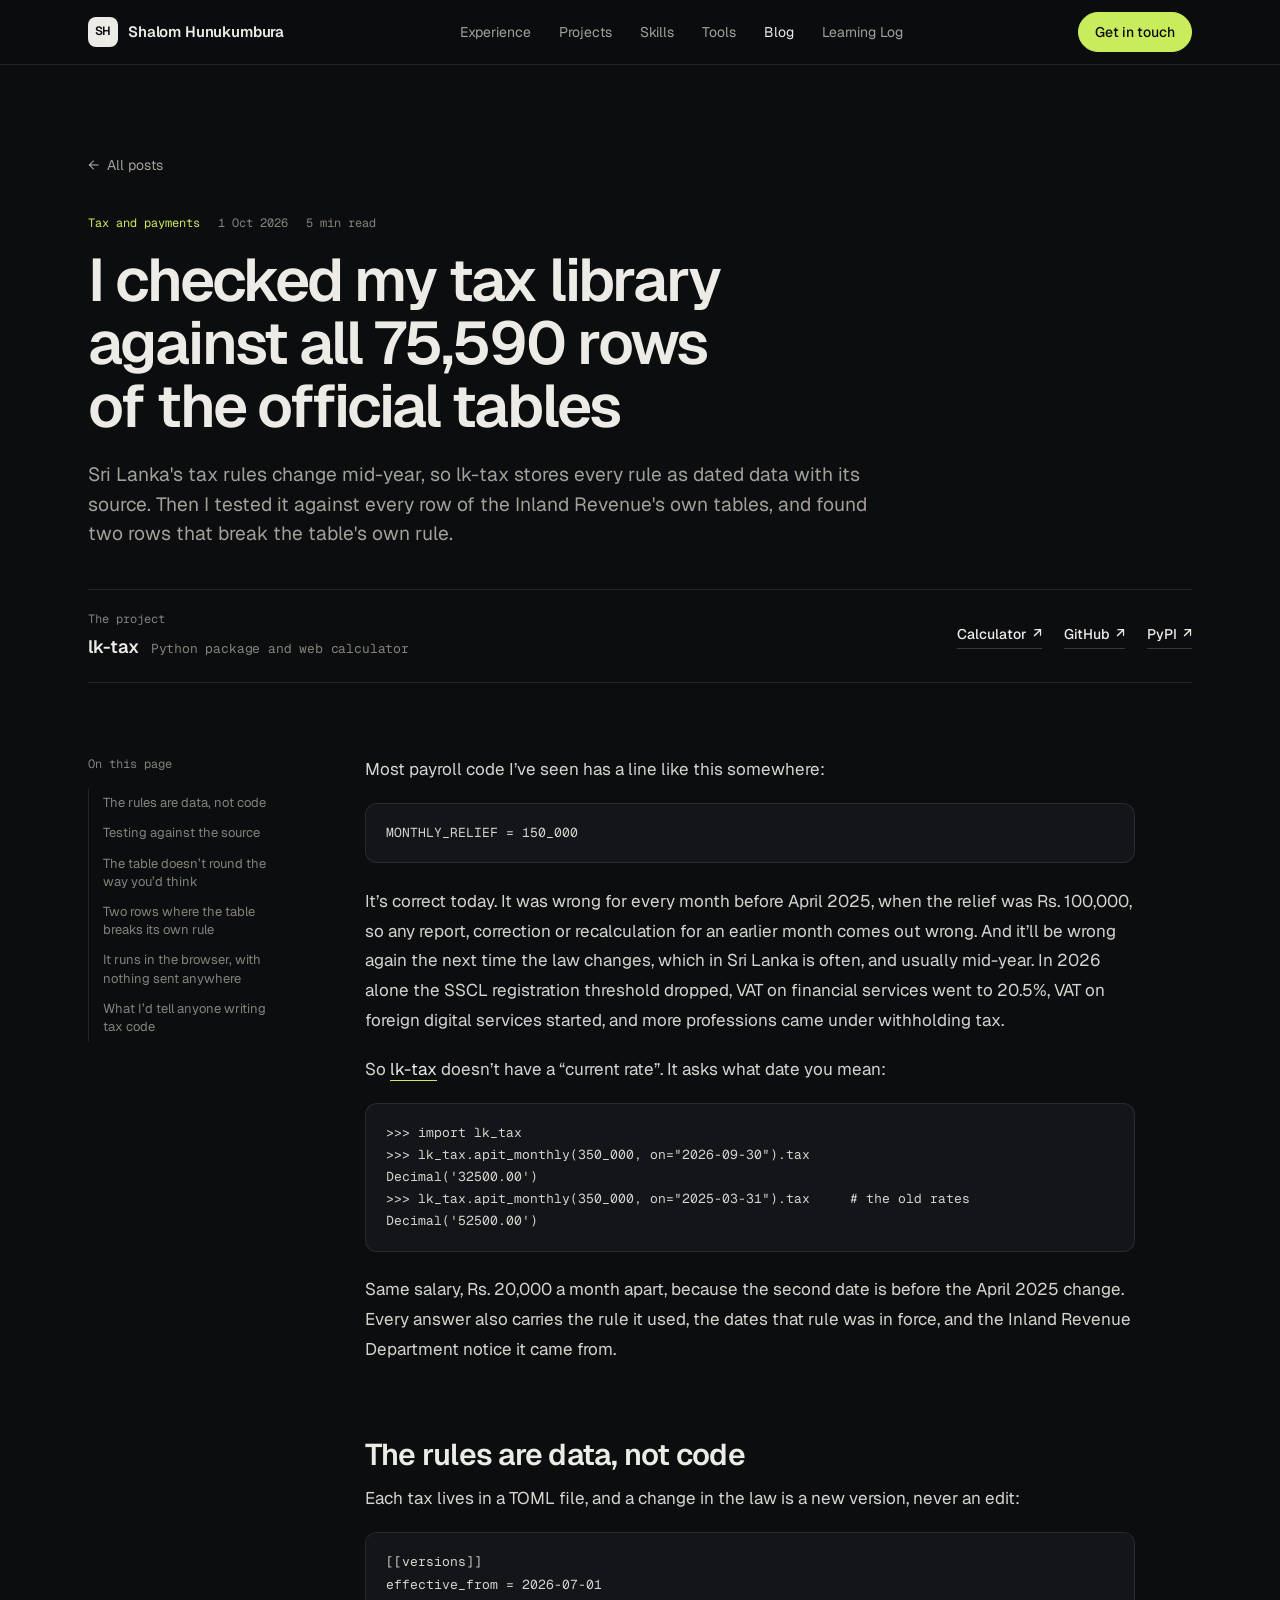
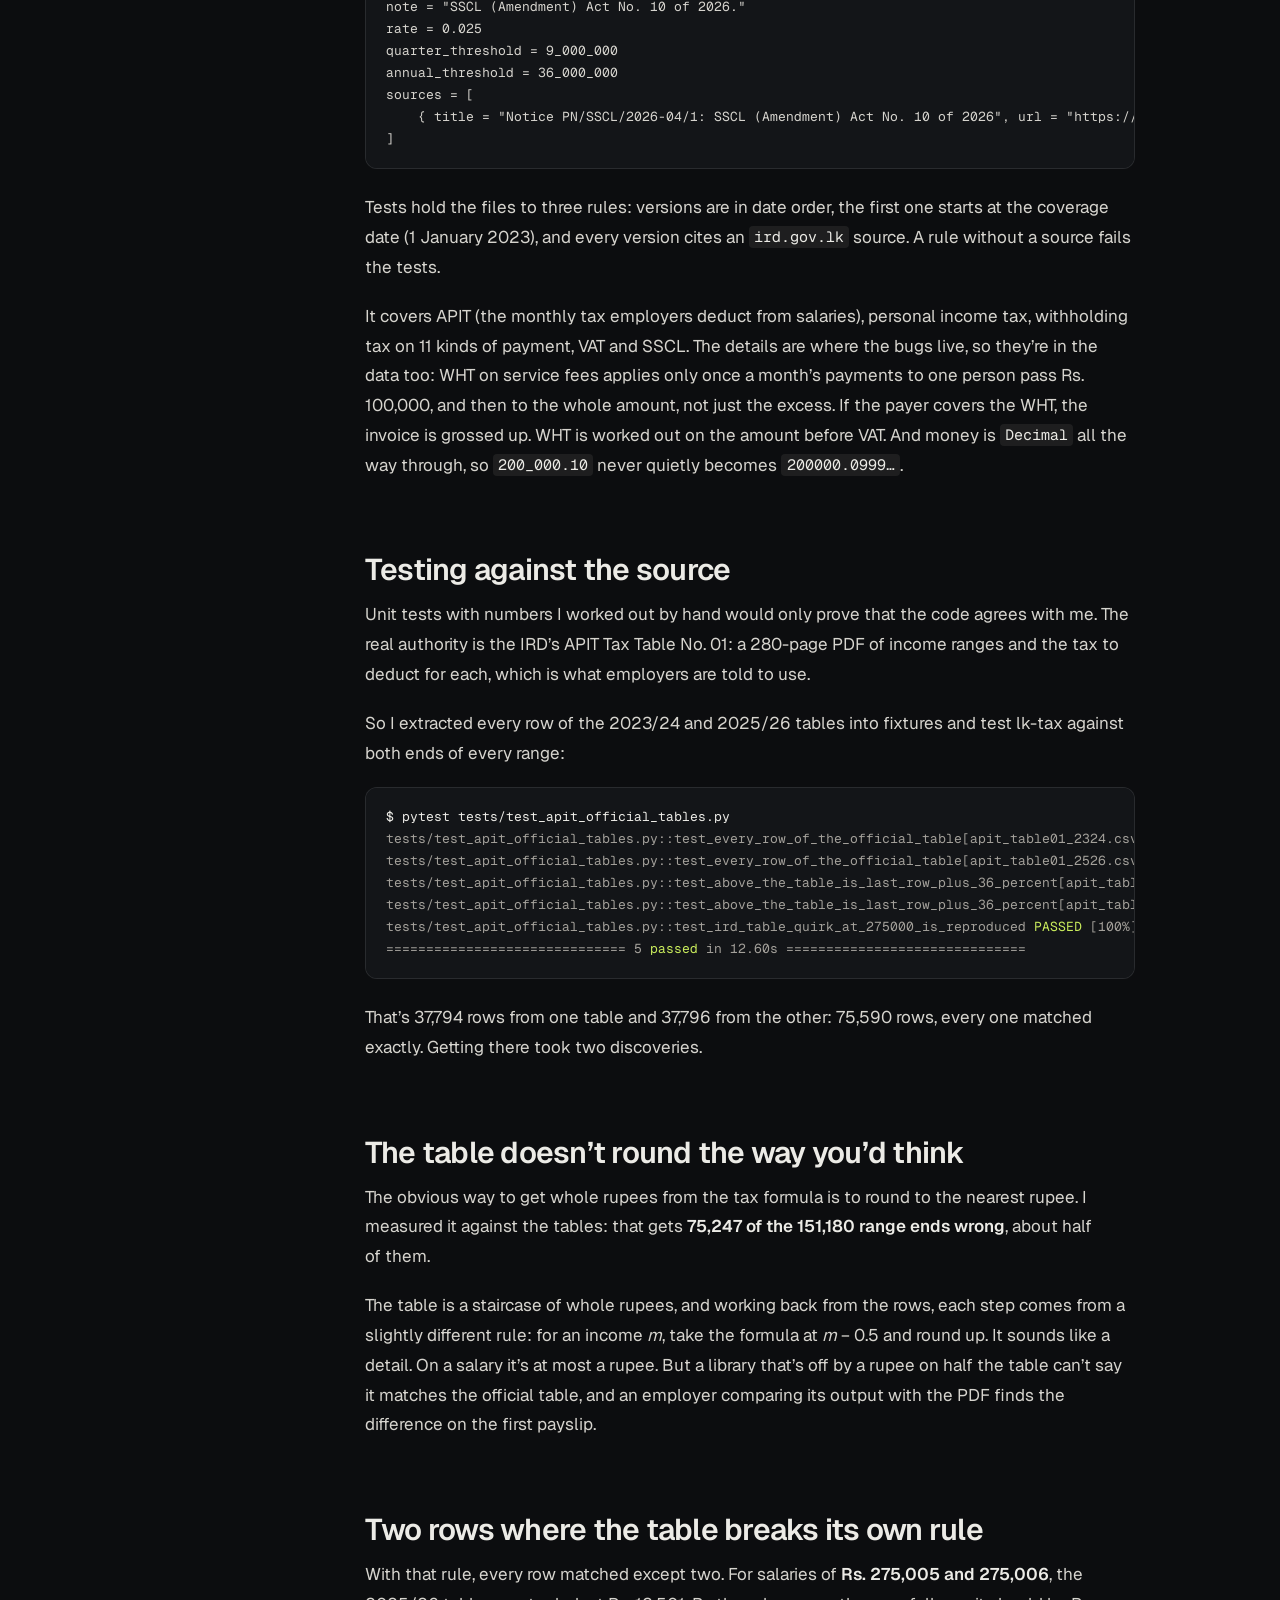
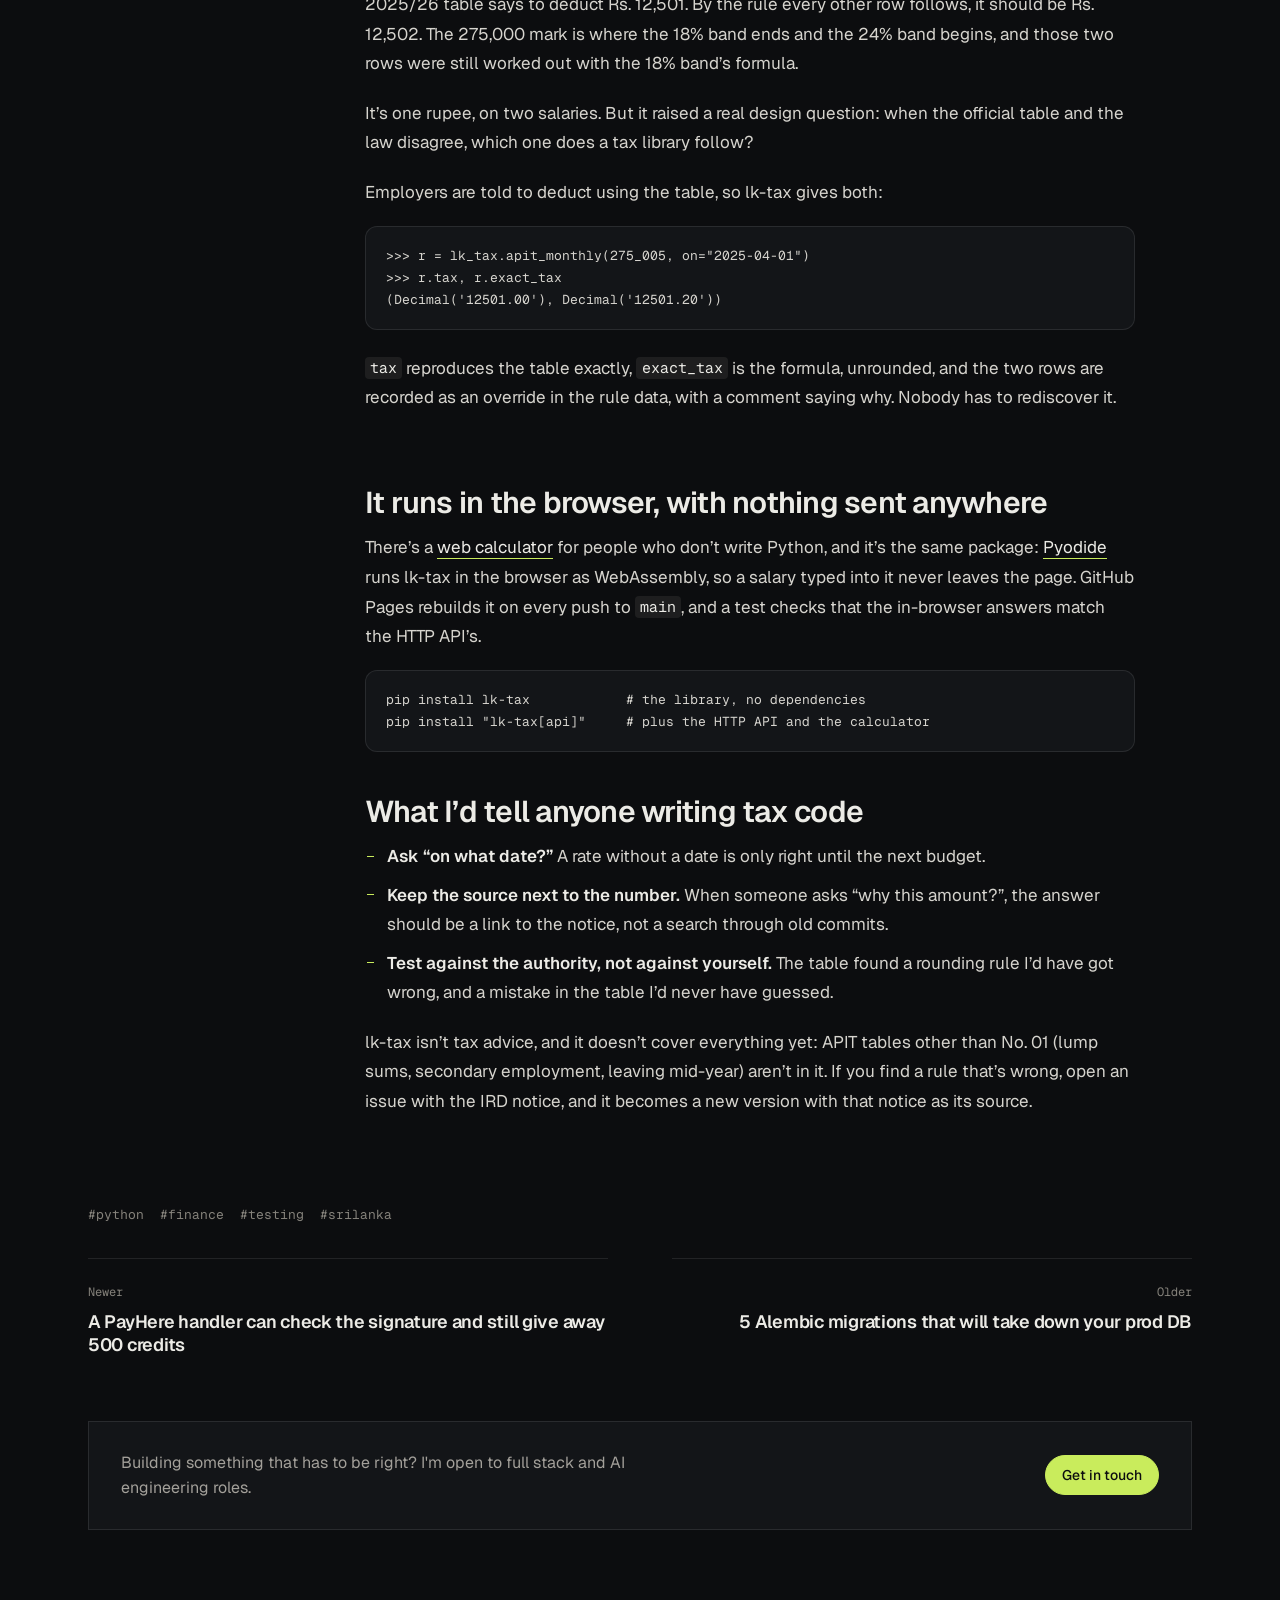
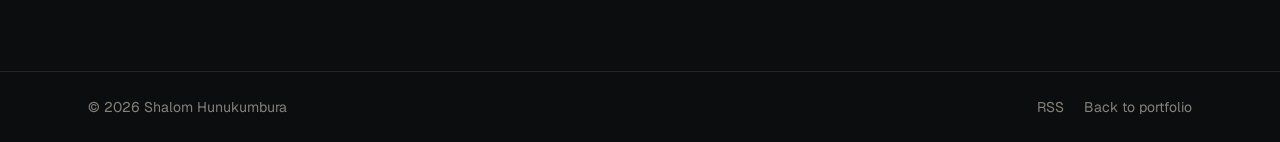
<file: blog/lk-tax.html>
<!doctype html>
<html lang="en">
  <head>
    <meta charset="UTF-8" />
    <meta name="viewport" content="width=device-width, initial-scale=1.0" />
    <meta name="theme-color" content="#0c0d0f" />
    <link rel="icon" href="data:image/svg+xml,%3Csvg xmlns='http://www.w3.org/2000/svg' viewBox='0 0 64 64'%3E%3Crect width='64' height='64' rx='14' fill='%23c9ec5c'/%3E%3Ctext x='32' y='42' font-family='Arial' font-weight='700' font-size='26' text-anchor='middle' fill='%230c0d0f'%3ESH%3C/text%3E%3C/svg%3E" />
    <link rel="alternate" type="application/rss+xml" title="Shalom Hunukumbura, blog" href="https://shalomhunukumbura.github.io/portfolio/blog/feed.xml" />
    <link rel="preconnect" href="https://fonts.googleapis.com" />
    <link rel="preconnect" href="https://fonts.gstatic.com" crossorigin />
    <link
      href="https://fonts.googleapis.com/css2?family=Geist:wght@400;500;600&family=Geist+Mono:wght@400;500&display=swap"
      rel="stylesheet"
    />
    <link rel="stylesheet" href="../home.css" />
    <link rel="stylesheet" href="../blog.css" />
    <script src="../boot.js"></script>
    <title>I checked my tax library against all 75,590 rows of the official tables | Shalom Hunukumbura</title>
    <meta name="description" content="Sri Lanka&#39;s tax rules change mid-year, so lk-tax stores every rule as dated data with its source. Then I tested it against every row of the Inland Revenue&#39;s own tables, and found two rows that break the table&#39;s own rule." />
    <meta property="og:type" content="article" />
    <meta property="og:title" content="I checked my tax library against all 75,590 rows of the official tables" />
    <meta property="og:description" content="Sri Lanka&#39;s tax rules change mid-year, so lk-tax stores every rule as dated data with its source. Then I tested it against every row of the Inland Revenue&#39;s own tables, and found two rows that break the table&#39;s own rule." />
    <meta property="og:url" content="https://shalomhunukumbura.github.io/portfolio/blog/lk-tax.html" />
    <meta property="article:published_time" content="2026-10-01" />
    <meta name="twitter:card" content="summary" />
    <link rel="canonical" href="https://shalomhunukumbura.github.io/portfolio/blog/lk-tax.html" />
  </head>
  <body>
    <div class="reading-progress" aria-hidden="true"><span></span></div>
    <a class="skip-link" href="#main">Skip to content</a>

    <header class="topbar">
      <div class="wrap topbar-inner">
        <a class="brand" href="../index.html" aria-label="Shalom Hunukumbura, home">
          <span class="brand-mark" aria-hidden="true">SH</span>
          <span class="brand-name">Shalom Hunukumbura</span>
        </a>
        <nav class="site-nav" id="site-nav" aria-label="Primary">
          <a href="../index.html#experience">Experience</a>
          <a href="../index.html#projects">Projects</a>
          <a href="../index.html#skills">Skills</a>
          <a href="https://shalomhunukumbura.github.io/tools/">Tools</a>
          <a href="../blog.html" aria-current="page">Blog</a>
          <a href="../learning-log.html">Learning Log</a>
        </nav>
        <div class="topbar-actions">
          <a class="btn btn-primary btn-sm" href="../index.html#contact">Get in touch</a>
          <button class="menu-btn" type="button" aria-expanded="false" aria-controls="site-nav">Menu</button>
        </div>
      </div>
    </header>

    <main id="main">
      <article class="post">
        <header class="post-head wrap">
          <a class="back-link" href="../blog.html"><span aria-hidden="true">←</span> All posts</a>
          <p class="post-meta">
            <span>Tax and payments</span>
            <time datetime="2026-10-01">1 Oct 2026</time>
            <span>5 min read</span>
          </p>
          <h1>I checked my tax library against all 75,590 rows of the official tables</h1>
          <p class="post-lead">Sri Lanka&#39;s tax rules change mid-year, so lk-tax stores every rule as dated data with its source. Then I tested it against every row of the Inland Revenue&#39;s own tables, and found two rows that break the table&#39;s own rule.</p>
          <div class="project-box">
            <div>
              <p class="kind">The project</p>
              <p class="project-name">lk-tax <span>Python package and web calculator</span></p>
            </div>
            <div class="links">
              <a class="text-link" href="https://shalomhunukumbura.github.io/lk-tax/" target="_blank" rel="noopener noreferrer">Calculator <span aria-hidden="true">↗</span></a>
              <a class="text-link" href="https://github.com/ShalomHunukumbura/lk-tax" target="_blank" rel="noopener noreferrer">GitHub <span aria-hidden="true">↗</span></a>
              <a class="text-link" href="https://pypi.org/project/lk-tax/" target="_blank" rel="noopener noreferrer">PyPI <span aria-hidden="true">↗</span></a>
            </div>
          </div>
        </header>

        <div class="post-layout wrap">
          <nav class="post-toc" aria-label="On this page">
            <p class="kind">On this page</p>
            <ol>
              <li><a href="#the-rules-are-data-not-code">The rules are data, not code</a></li>
              <li><a href="#testing-against-the-source">Testing against the source</a></li>
              <li><a href="#the-table-doesnt-round-the-way-youd-think">The table doesn’t round the way you’d think</a></li>
              <li><a href="#two-rows-where-the-table-breaks-its-own-rule">Two rows where the table breaks its own rule</a></li>
              <li><a href="#it-runs-in-the-browser-with-nothing-sent-anywhere">It runs in the browser, with nothing sent anywhere</a></li>
              <li><a href="#what-id-tell-anyone-writing-tax-code">What I’d tell anyone writing tax code</a></li>
            </ol>
          </nav>
          <div class="prose">
<p>Most payroll code I&rsquo;ve seen has a line like this somewhere:</p>
<pre><code class="language-python">MONTHLY_RELIEF = 150_000
</code></pre>
<p>It&rsquo;s correct today. It was wrong for every month before April 2025, when the relief was
Rs. 100,000, so any report, correction or recalculation for an earlier month comes out
wrong. And it&rsquo;ll be wrong again the next time the law changes, which in Sri Lanka is often,
and usually mid-year. In 2026 alone the SSCL registration threshold dropped, VAT on
financial services went to 20.5%, VAT on foreign digital services started, and more
professions came under withholding tax.</p>
<p>So <a href="https://github.com/ShalomHunukumbura/lk-tax" target="_blank" rel="noopener noreferrer">lk-tax</a> doesn&rsquo;t have a &ldquo;current rate&rdquo;. It
asks what date you mean:</p>
<pre><code class="language-python">&gt;&gt;&gt; import lk_tax
&gt;&gt;&gt; lk_tax.apit_monthly(350_000, on=&quot;2026-09-30&quot;).tax
Decimal('32500.00')
&gt;&gt;&gt; lk_tax.apit_monthly(350_000, on=&quot;2025-03-31&quot;).tax     # the old rates
Decimal('52500.00')
</code></pre>
<p>Same salary, Rs. 20,000 a month apart, because the second date is before the April 2025
change. Every answer also carries the rule it used, the dates that rule was in force, and
the Inland Revenue Department notice it came from.</p>
<h2 id="the-rules-are-data-not-code">The rules are data, not code</h2>
<p>Each tax lives in a TOML file, and a change in the law is a new version, never an edit:</p>
<pre><code class="language-toml">[[versions]]
effective_from = 2026-07-01
note = &quot;SSCL (Amendment) Act No. 10 of 2026.&quot;
rate = 0.025
quarter_threshold = 9_000_000
annual_threshold = 36_000_000
sources = [
    { title = &quot;Notice PN/SSCL/2026-04/1: SSCL (Amendment) Act No. 10 of 2026&quot;, url = &quot;https://www.ird.gov.lk/...&quot; },
]
</code></pre>
<p>Tests hold the files to three rules: versions are in date order, the first one starts at
the coverage date (1 January 2023), and every version cites an <code>ird.gov.lk</code> source. A rule
without a source fails the tests.</p>
<p>It covers APIT (the monthly tax employers deduct from salaries), personal income tax,
withholding tax on 11 kinds of payment, VAT and SSCL. The details are where the bugs live,
so they&rsquo;re in the data too: WHT on service fees applies only once a month&rsquo;s payments to one
person pass Rs. 100,000, and then to the whole amount, not just the excess. If the payer
covers the WHT, the invoice is grossed up. WHT is worked out on the amount before VAT. And
money is <code>Decimal</code> all the way through, so <code>200_000.10</code> never quietly becomes
<code>200000.0999…</code>.</p>
<h2 id="testing-against-the-source">Testing against the source</h2>
<p>Unit tests with numbers I worked out by hand would only prove that the code agrees with me.
The real authority is the IRD&rsquo;s APIT Tax Table No. 01: a 280-page PDF of income ranges and
the tax to deduct for each, which is what employers are told to use.</p>
<p>So I extracted every row of the 2023/24 and 2025/26 tables into fixtures and test lk-tax
against both ends of every range:</p>
<pre class="term"><code><span class="t-cmd">$ pytest tests/test_apit_official_tables.py</span>
tests/test_apit_official_tables.py::test_every_row_of_the_official_table[apit_table01_2324.csv.gz-2024-06-30-309150-37794] <span class="t-passed">PASSED</span> [ 20%]
tests/test_apit_official_tables.py::test_every_row_of_the_official_table[apit_table01_2526.csv.gz-2026-09-30-366100-37796] <span class="t-passed">PASSED</span> [ 40%]
tests/test_apit_official_tables.py::test_above_the_table_is_last_row_plus_36_percent[apit_table01_2324.csv.gz-2024-06-30-309150-37794] <span class="t-passed">PASSED</span> [ 60%]
tests/test_apit_official_tables.py::test_above_the_table_is_last_row_plus_36_percent[apit_table01_2526.csv.gz-2026-09-30-366100-37796] <span class="t-passed">PASSED</span> [ 80%]
tests/test_apit_official_tables.py::test_ird_table_quirk_at_275000_is_reproduced <span class="t-passed">PASSED</span> [100%]
============================== 5 <span class="t-passed">passed</span> in 12.60s ==============================</code></pre>
<p>That&rsquo;s 37,794 rows from one table and 37,796 from the other: 75,590 rows, every one
matched exactly. Getting there took two discoveries.</p>
<h2 id="the-table-doesnt-round-the-way-youd-think">The table doesn&rsquo;t round the way you&rsquo;d think</h2>
<p>The obvious way to get whole rupees from the tax formula is to round to the nearest rupee.
I measured it against the tables: that gets <strong>75,247 of the 151,180 range ends wrong</strong>,
about half of them.</p>
<p>The table is a staircase of whole rupees, and working back from the rows, each step comes
from a slightly different rule: for an income <em>m</em>, take the formula at <em>m</em> − 0.5 and round
up. It sounds like a detail. On a salary it&rsquo;s at most a rupee. But a library that&rsquo;s off by
a rupee on half the table can&rsquo;t say it matches the official table, and an employer
comparing its output with the PDF finds the difference on the first payslip.</p>
<h2 id="two-rows-where-the-table-breaks-its-own-rule">Two rows where the table breaks its own rule</h2>
<p>With that rule, every row matched except two. For salaries of <strong>Rs. 275,005 and 275,006</strong>,
the 2025/26 table says to deduct Rs. 12,501. By the rule every other row follows, it should
be Rs. 12,502. The 275,000 mark is where the 18% band ends and the 24% band begins, and
those two rows were still worked out with the 18% band&rsquo;s formula.</p>
<p>It&rsquo;s one rupee, on two salaries. But it raised a real design question: when the official
table and the law disagree, which one does a tax library follow?</p>
<p>Employers are told to deduct using the table, so lk-tax gives both:</p>
<pre><code class="language-python">&gt;&gt;&gt; r = lk_tax.apit_monthly(275_005, on=&quot;2025-04-01&quot;)
&gt;&gt;&gt; r.tax, r.exact_tax
(Decimal('12501.00'), Decimal('12501.20'))
</code></pre>
<p><code>tax</code> reproduces the table exactly, <code>exact_tax</code> is the formula, unrounded, and the two rows
are recorded as an override in the rule data, with a comment saying why. Nobody has to
rediscover it.</p>
<h2 id="it-runs-in-the-browser-with-nothing-sent-anywhere">It runs in the browser, with nothing sent anywhere</h2>
<p>There&rsquo;s a <a href="https://shalomhunukumbura.github.io/lk-tax/" target="_blank" rel="noopener noreferrer">web calculator</a> for people who don&rsquo;t
write Python, and it&rsquo;s the same package: <a href="https://pyodide.org" target="_blank" rel="noopener noreferrer">Pyodide</a> runs lk-tax in the
browser as WebAssembly, so a salary typed into it never leaves the page. GitHub Pages
rebuilds it on every push to <code>main</code>, and a test checks that the in-browser answers match
the HTTP API&rsquo;s.</p>
<pre><code class="language-bash">pip install lk-tax            # the library, no dependencies
pip install &quot;lk-tax[api]&quot;     # plus the HTTP API and the calculator
</code></pre>
<h2 id="what-id-tell-anyone-writing-tax-code">What I&rsquo;d tell anyone writing tax code</h2>
<ul>
<li><strong>Ask &ldquo;on what date?&rdquo;</strong> A rate without a date is only right until the next budget.</li>
<li><strong>Keep the source next to the number.</strong> When someone asks &ldquo;why this amount?&rdquo;, the answer
  should be a link to the notice, not a search through old commits.</li>
<li><strong>Test against the authority, not against yourself.</strong> The table found a rounding rule I&rsquo;d
  have got wrong, and a mistake in the table I&rsquo;d never have guessed.</li>
</ul>
<p>lk-tax isn&rsquo;t tax advice, and it doesn&rsquo;t cover everything yet: APIT tables other than No. 01
(lump sums, secondary employment, leaving mid-year) aren&rsquo;t in it. If you find a rule that&rsquo;s
wrong, open an issue with the IRD notice, and it becomes a new version with that notice as
its source.</p>
          </div>
        </div>

        <footer class="post-foot wrap">
          <p class="post-tags"><span>#python</span><span>#finance</span><span>#testing</span><span>#srilanka</span></p>
          <nav class="post-pager" aria-label="More posts">
            <a class="pager-card" href="payhere-sim.html">
              <span class="kind">Newer</span>
              <span class="pager-title">A PayHere handler can check the signature and still give away 500 credits</span>
            </a>
            <a class="pager-card is-older" href="alembic-guard.html">
              <span class="kind">Older</span>
              <span class="pager-title">5 Alembic migrations that will take down your prod DB</span>
            </a>
          </nav>
          <div class="post-cta">
            <p>Building something that has to be right? I'm open to full stack and AI engineering roles.</p>
            <a class="btn btn-primary btn-sm" href="../index.html#contact">Get in touch</a>
          </div>
        </footer>
      </article>
    </main>

    <footer class="footer">
      <div class="wrap footer-inner">
        <span>© 2026 Shalom Hunukumbura</span>
        <span class="footer-links">
          <a href="../blog/feed.xml">RSS</a>
          <a href="../index.html">Back to portfolio</a>
        </span>
      </div>
    </footer>

    <script src="../blog.js"></script>
    <script type="module" src="../home.js"></script>
  </body>
</html>
</file>
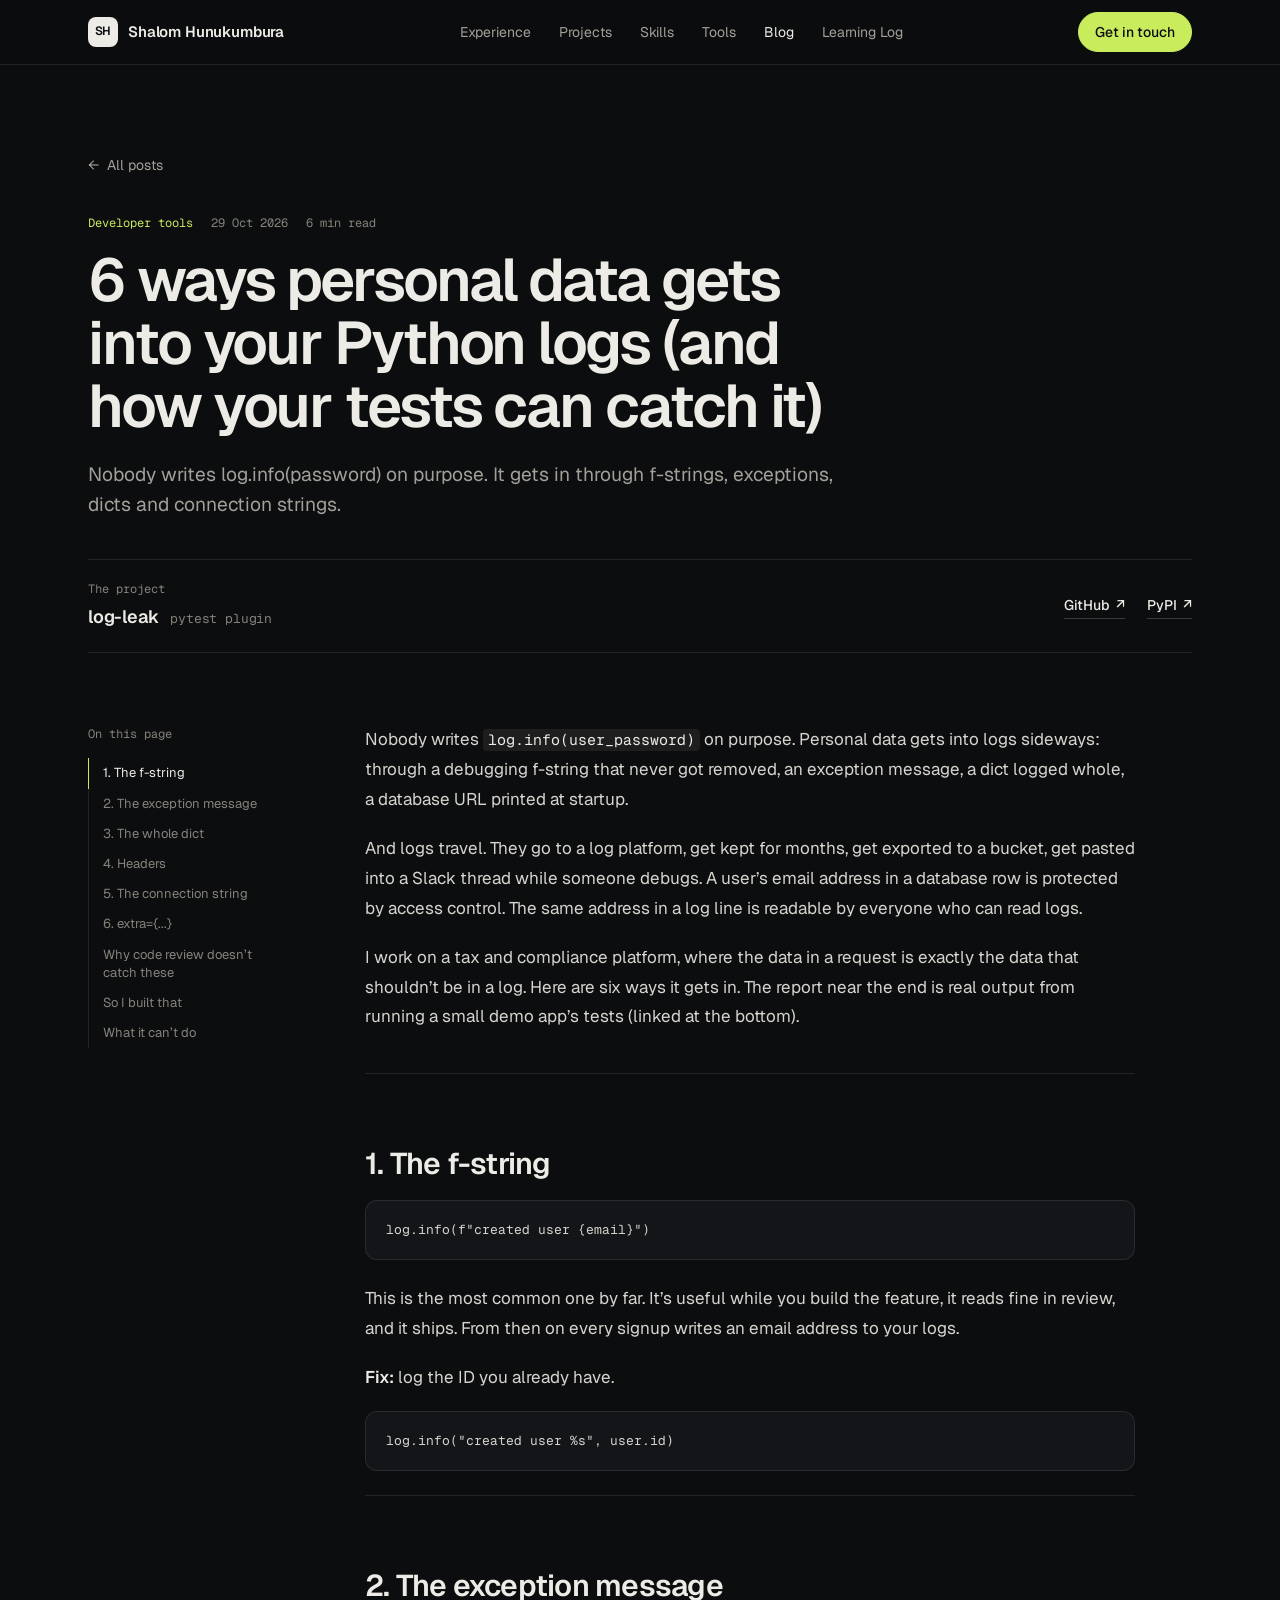
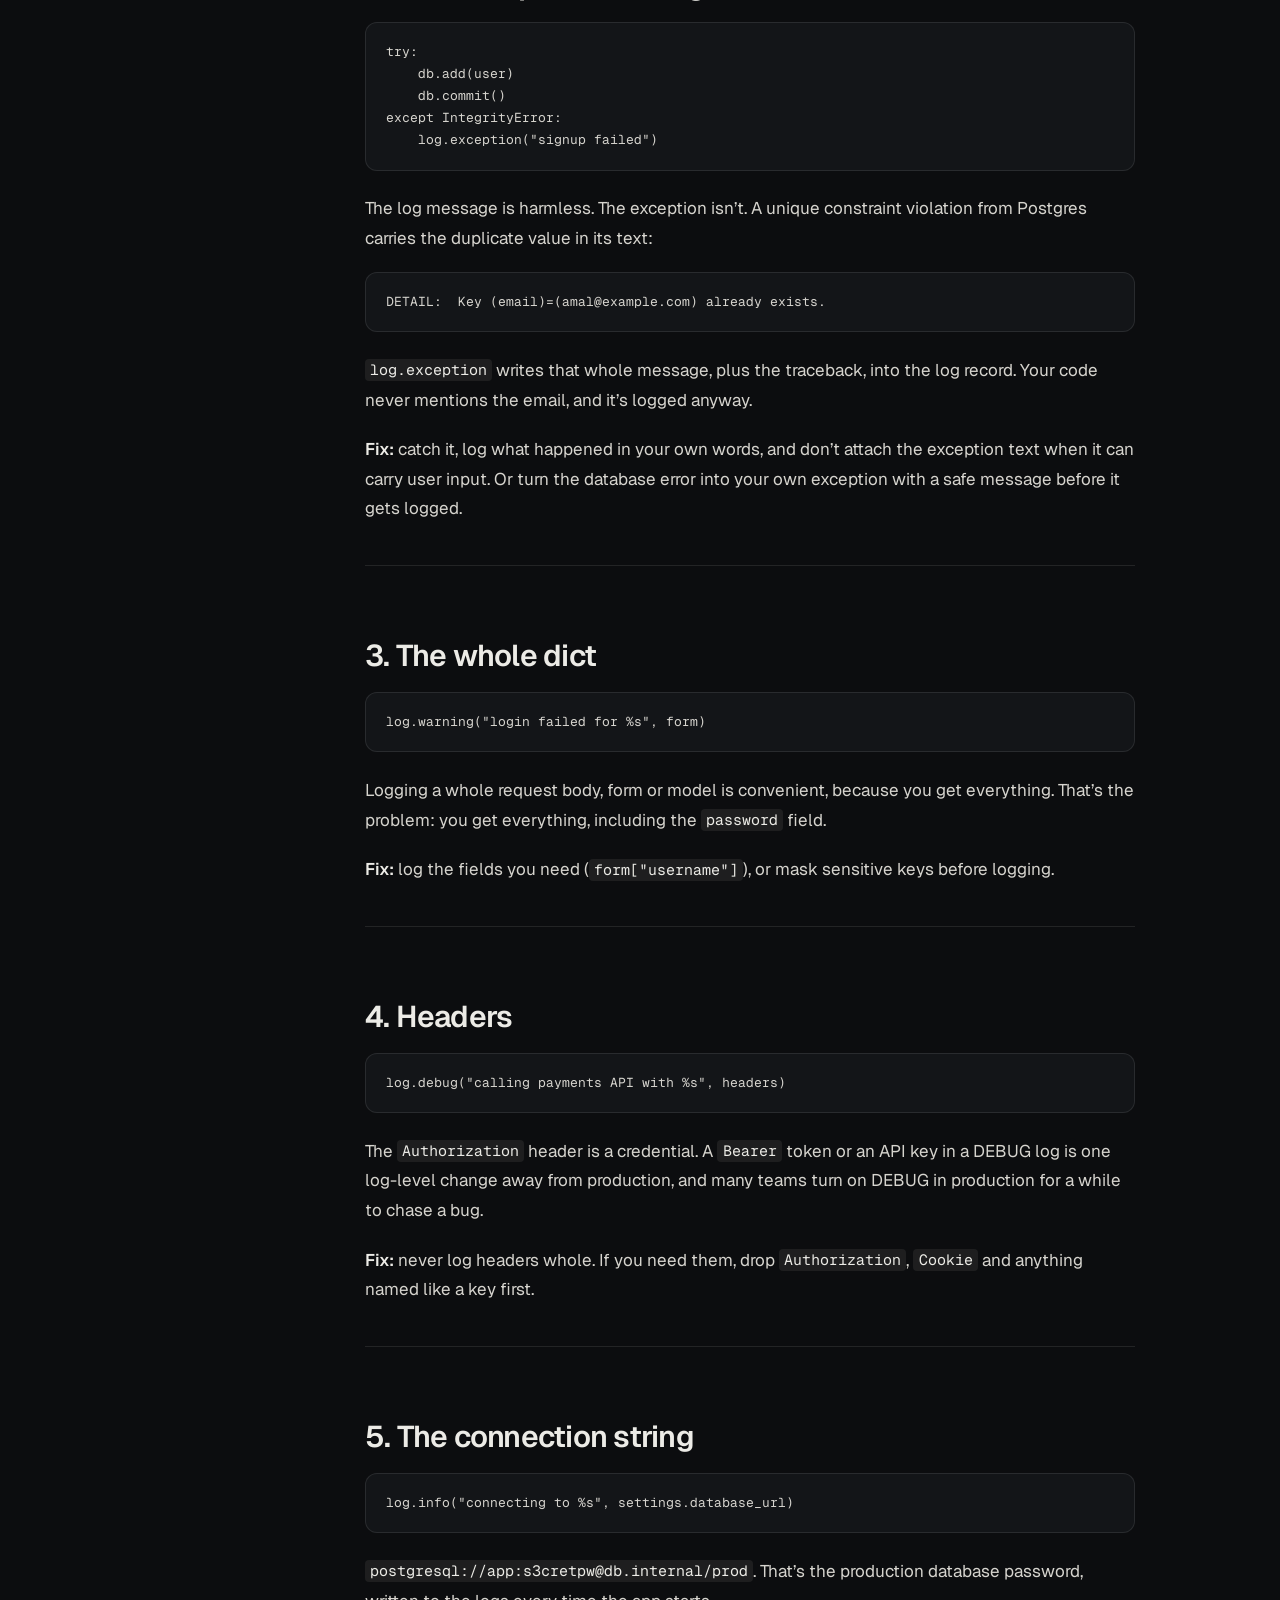
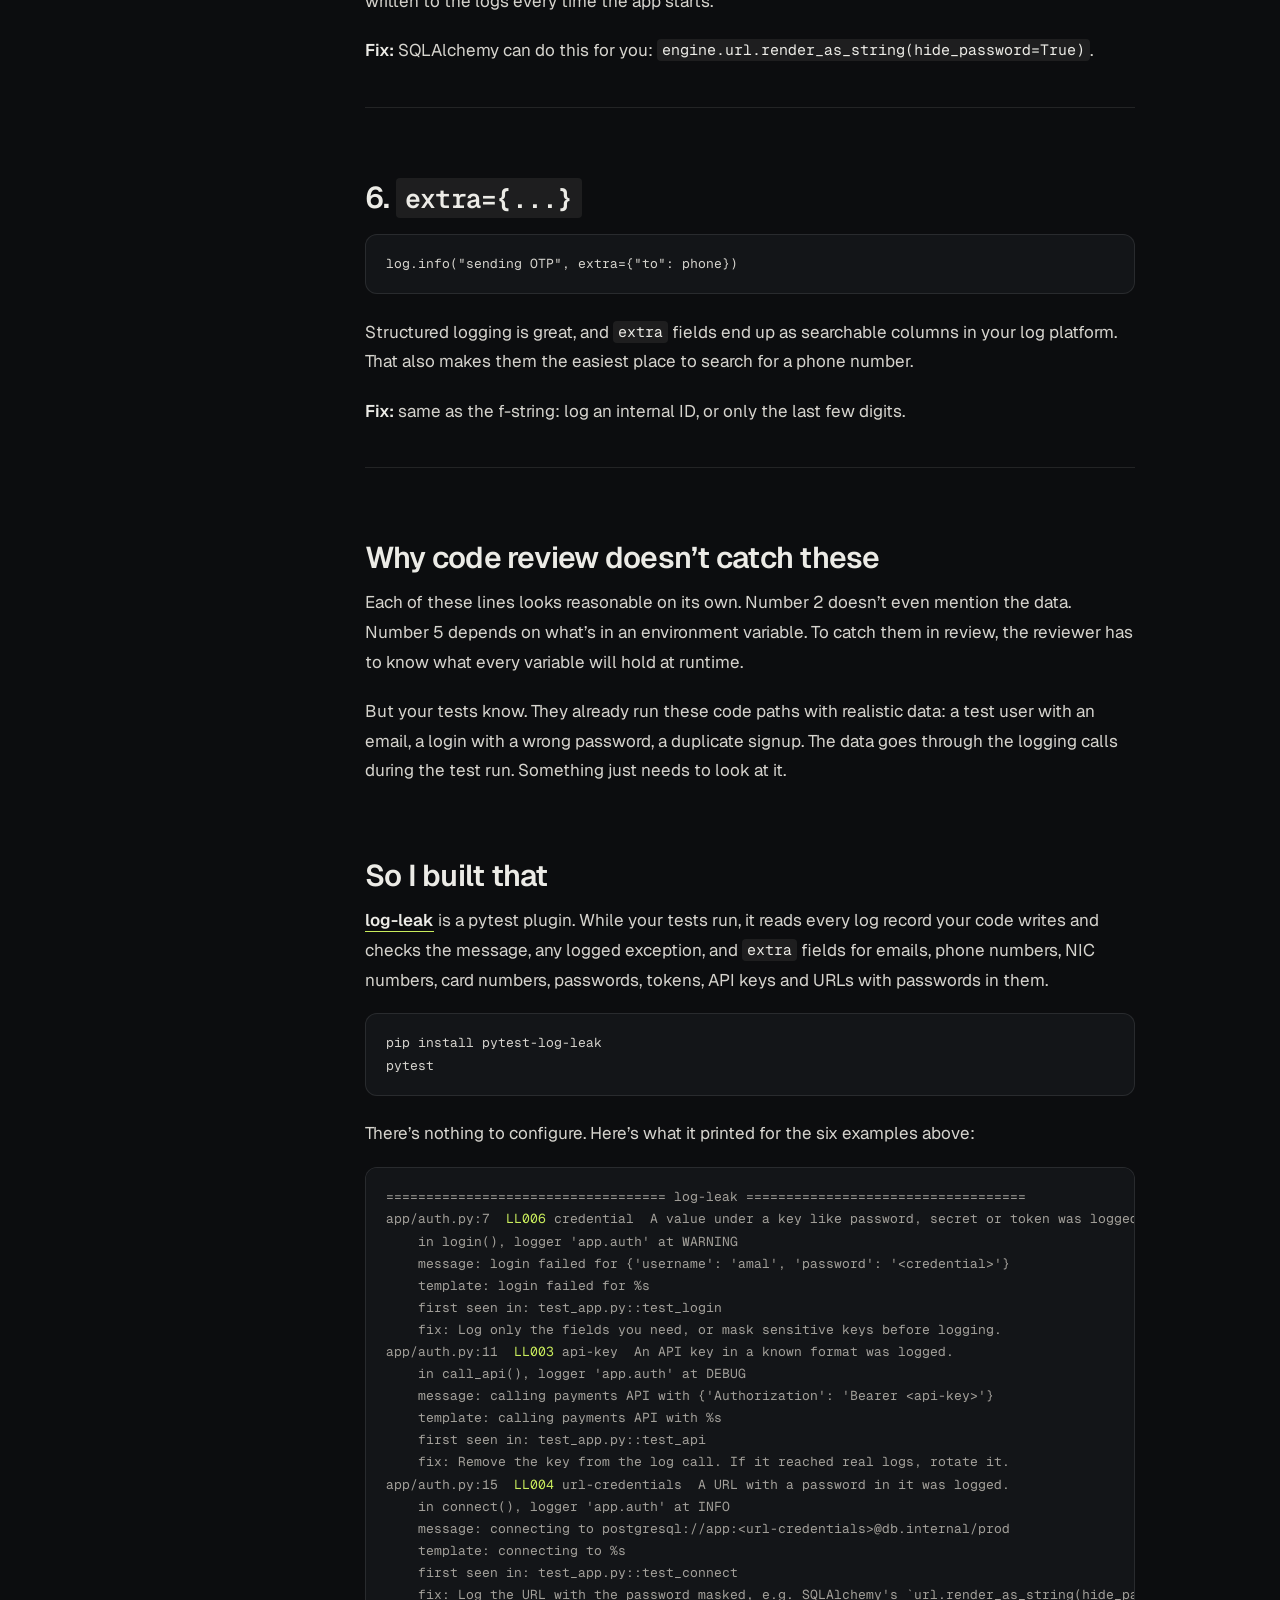
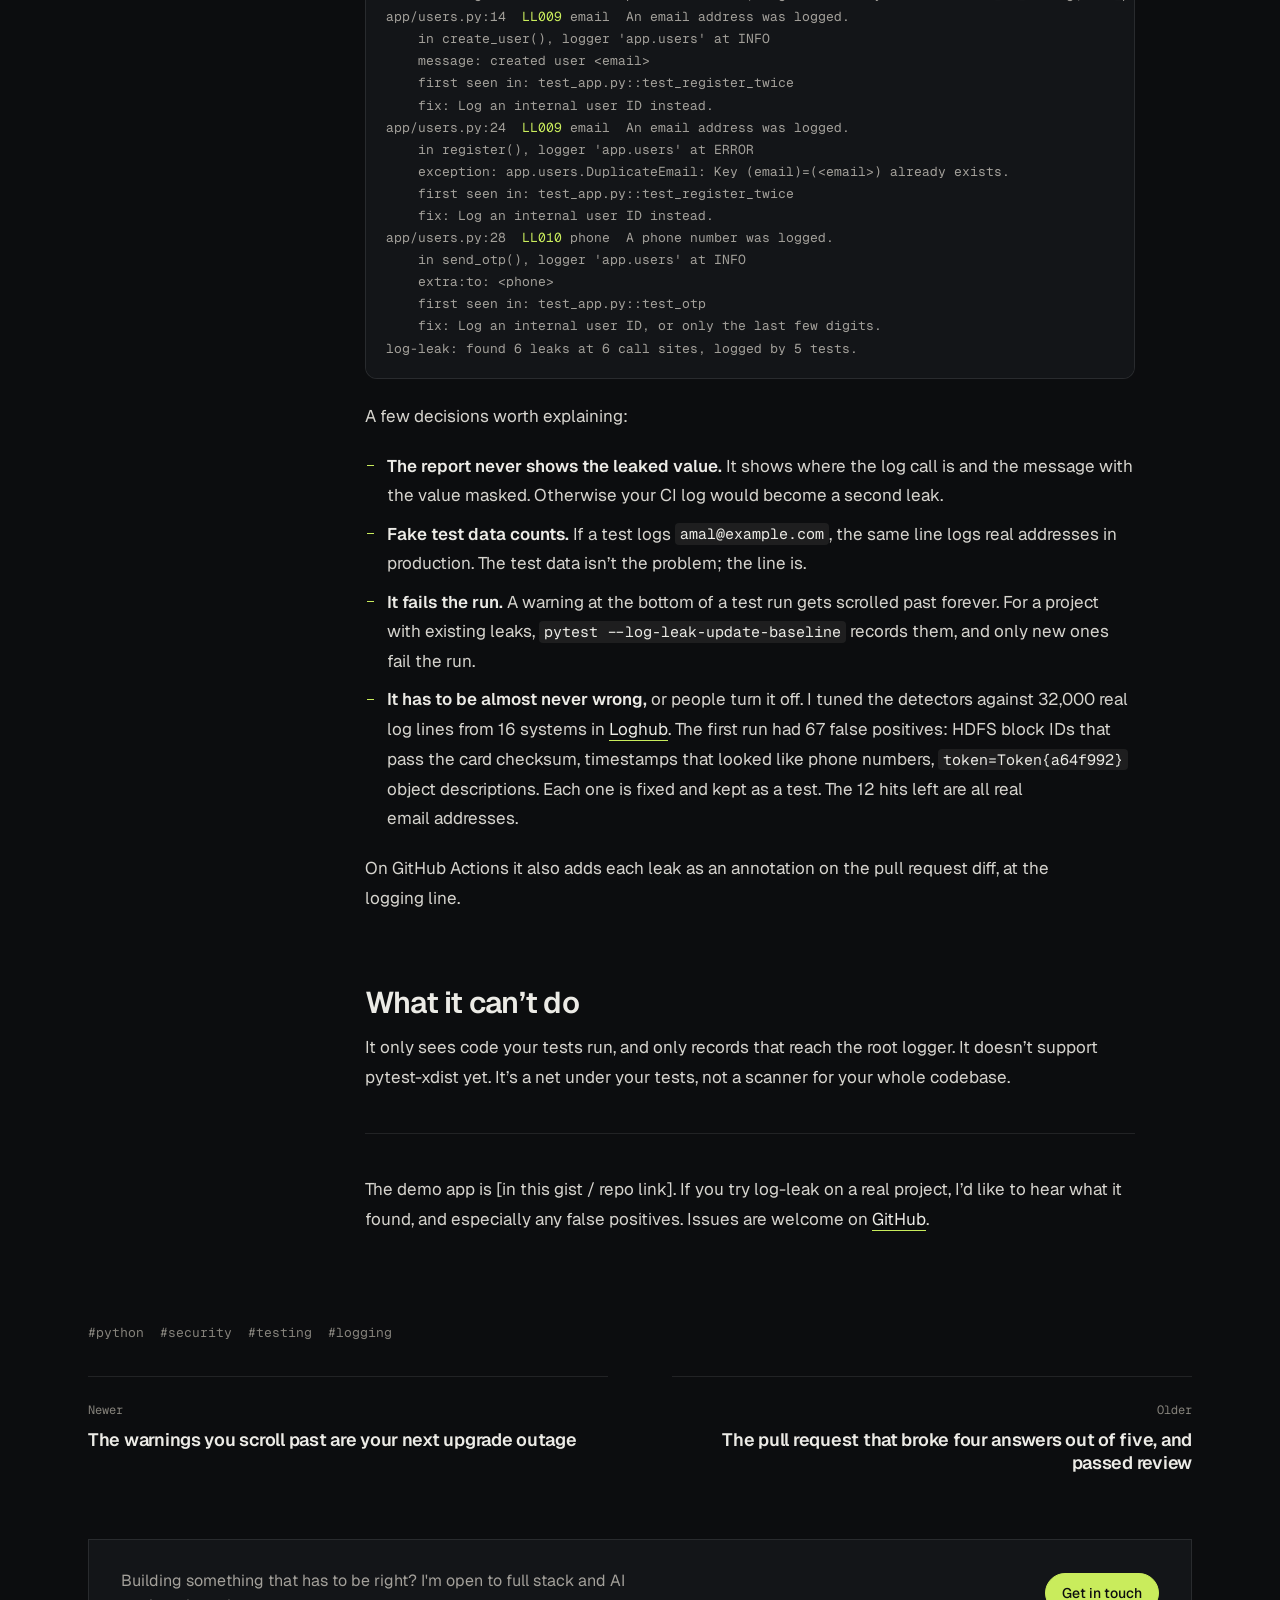
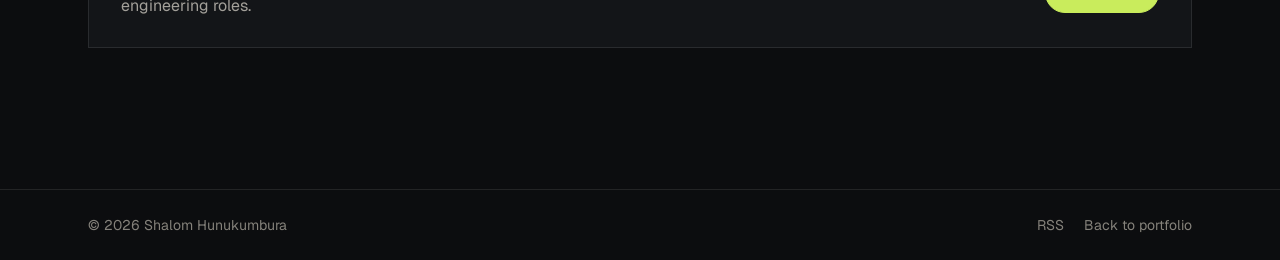
<file: blog/log-leak.html>
<!doctype html>
<html lang="en">
  <head>
    <meta charset="UTF-8" />
    <meta name="viewport" content="width=device-width, initial-scale=1.0" />
    <meta name="theme-color" content="#0c0d0f" />
    <link rel="icon" href="data:image/svg+xml,%3Csvg xmlns='http://www.w3.org/2000/svg' viewBox='0 0 64 64'%3E%3Crect width='64' height='64' rx='14' fill='%23c9ec5c'/%3E%3Ctext x='32' y='42' font-family='Arial' font-weight='700' font-size='26' text-anchor='middle' fill='%230c0d0f'%3ESH%3C/text%3E%3C/svg%3E" />
    <link rel="alternate" type="application/rss+xml" title="Shalom Hunukumbura, blog" href="https://shalomhunukumbura.github.io/portfolio/blog/feed.xml" />
    <link rel="preconnect" href="https://fonts.googleapis.com" />
    <link rel="preconnect" href="https://fonts.gstatic.com" crossorigin />
    <link
      href="https://fonts.googleapis.com/css2?family=Geist:wght@400;500;600&family=Geist+Mono:wght@400;500&display=swap"
      rel="stylesheet"
    />
    <link rel="stylesheet" href="../home.css" />
    <link rel="stylesheet" href="../blog.css" />
    <script src="../boot.js"></script>
    <title>6 ways personal data gets into your Python logs (and how your tests can catch it) | Shalom Hunukumbura</title>
    <meta name="description" content="Nobody writes log.info(password) on purpose. It gets in through f-strings, exceptions, dicts and connection strings." />
    <meta property="og:type" content="article" />
    <meta property="og:title" content="6 ways personal data gets into your Python logs (and how your tests can catch it)" />
    <meta property="og:description" content="Nobody writes log.info(password) on purpose. It gets in through f-strings, exceptions, dicts and connection strings." />
    <meta property="og:url" content="https://shalomhunukumbura.github.io/portfolio/blog/log-leak.html" />
    <meta property="article:published_time" content="2026-10-29" />
    <meta name="twitter:card" content="summary" />
    <link rel="canonical" href="https://shalomhunukumbura.github.io/portfolio/blog/log-leak.html" />
  </head>
  <body>
    <div class="reading-progress" aria-hidden="true"><span></span></div>
    <a class="skip-link" href="#main">Skip to content</a>

    <header class="topbar">
      <div class="wrap topbar-inner">
        <a class="brand" href="../index.html" aria-label="Shalom Hunukumbura, home">
          <span class="brand-mark" aria-hidden="true">SH</span>
          <span class="brand-name">Shalom Hunukumbura</span>
        </a>
        <nav class="site-nav" id="site-nav" aria-label="Primary">
          <a href="../index.html#experience">Experience</a>
          <a href="../index.html#projects">Projects</a>
          <a href="../index.html#skills">Skills</a>
          <a href="https://shalomhunukumbura.github.io/tools/">Tools</a>
          <a href="../blog.html" aria-current="page">Blog</a>
          <a href="../learning-log.html">Learning Log</a>
        </nav>
        <div class="topbar-actions">
          <a class="btn btn-primary btn-sm" href="../index.html#contact">Get in touch</a>
          <button class="menu-btn" type="button" aria-expanded="false" aria-controls="site-nav">Menu</button>
        </div>
      </div>
    </header>

    <main id="main">
      <article class="post">
        <header class="post-head wrap">
          <a class="back-link" href="../blog.html"><span aria-hidden="true">←</span> All posts</a>
          <p class="post-meta">
            <span>Developer tools</span>
            <time datetime="2026-10-29">29 Oct 2026</time>
            <span>6 min read</span>
          </p>
          <h1>6 ways personal data gets into your Python logs (and how your tests can catch it)</h1>
          <p class="post-lead">Nobody writes log.info(password) on purpose. It gets in through f-strings, exceptions, dicts and connection strings.</p>
          <div class="project-box">
            <div>
              <p class="kind">The project</p>
              <p class="project-name">log-leak <span>pytest plugin</span></p>
            </div>
            <div class="links">
              <a class="text-link" href="https://github.com/ShalomHunukumbura/log-leak" target="_blank" rel="noopener noreferrer">GitHub <span aria-hidden="true">↗</span></a>
              <a class="text-link" href="https://pypi.org/project/pytest-log-leak/" target="_blank" rel="noopener noreferrer">PyPI <span aria-hidden="true">↗</span></a>
            </div>
          </div>
        </header>

        <div class="post-layout wrap">
          <nav class="post-toc" aria-label="On this page">
            <p class="kind">On this page</p>
            <ol>
              <li><a href="#1-the-f-string">1. The f-string</a></li>
              <li><a href="#2-the-exception-message">2. The exception message</a></li>
              <li><a href="#3-the-whole-dict">3. The whole dict</a></li>
              <li><a href="#4-headers">4. Headers</a></li>
              <li><a href="#5-the-connection-string">5. The connection string</a></li>
              <li><a href="#6-extra">6. extra={...}</a></li>
              <li><a href="#why-code-review-doesnt-catch-these">Why code review doesn’t catch these</a></li>
              <li><a href="#so-i-built-that">So I built that</a></li>
              <li><a href="#what-it-cant-do">What it can’t do</a></li>
            </ol>
          </nav>
          <div class="prose">
<p>Nobody writes <code>log.info(user_password)</code> on purpose. Personal data gets into logs sideways:
through a debugging f-string that never got removed, an exception message, a dict logged
whole, a database URL printed at startup.</p>
<p>And logs travel. They go to a log platform, get kept for months, get exported to a bucket,
get pasted into a Slack thread while someone debugs. A user&rsquo;s email address in a database
row is protected by access control. The same address in a log line is readable by everyone
who can read logs.</p>
<p>I work on a tax and compliance platform, where the data in a request is exactly the data
that shouldn&rsquo;t be in a log. Here are six ways it gets in. The report near the end is real
output from running a small demo app&rsquo;s tests (linked at the bottom).</p>
<hr />
<h2 id="1-the-f-string">1. The f-string</h2>
<pre><code class="language-python">log.info(f&quot;created user {email}&quot;)
</code></pre>
<p>This is the most common one by far. It&rsquo;s useful while you build the feature, it reads fine
in review, and it ships. From then on every signup writes an email address to your logs.</p>
<p><strong>Fix:</strong> log the ID you already have.</p>
<pre><code class="language-python">log.info(&quot;created user %s&quot;, user.id)
</code></pre>
<hr />
<h2 id="2-the-exception-message">2. The exception message</h2>
<pre><code class="language-python">try:
    db.add(user)
    db.commit()
except IntegrityError:
    log.exception(&quot;signup failed&quot;)
</code></pre>
<p>The log message is harmless. The exception isn&rsquo;t. A unique constraint violation from
Postgres carries the duplicate value in its text:</p>
<pre><code>DETAIL:  Key (email)=(amal@example.com) already exists.
</code></pre>
<p><code>log.exception</code> writes that whole message, plus the traceback, into the log record. Your
code never mentions the email, and it&rsquo;s logged anyway.</p>
<p><strong>Fix:</strong> catch it, log what happened in your own words, and don&rsquo;t attach the exception text
when it can carry user input. Or turn the database error into your own exception with a
safe message before it gets logged.</p>
<hr />
<h2 id="3-the-whole-dict">3. The whole dict</h2>
<pre><code class="language-python">log.warning(&quot;login failed for %s&quot;, form)
</code></pre>
<p>Logging a whole request body, form or model is convenient, because you get everything. That&rsquo;s
the problem: you get everything, including the <code>password</code> field.</p>
<p><strong>Fix:</strong> log the fields you need (<code>form["username"]</code>), or mask sensitive keys before
logging.</p>
<hr />
<h2 id="4-headers">4. Headers</h2>
<pre><code class="language-python">log.debug(&quot;calling payments API with %s&quot;, headers)
</code></pre>
<p>The <code>Authorization</code> header is a credential. A <code>Bearer</code> token or an API key in a DEBUG log
is one log-level change away from production, and many teams turn on DEBUG in production
for a while to chase a bug.</p>
<p><strong>Fix:</strong> never log headers whole. If you need them, drop <code>Authorization</code>, <code>Cookie</code> and
anything named like a key first.</p>
<hr />
<h2 id="5-the-connection-string">5. The connection string</h2>
<pre><code class="language-python">log.info(&quot;connecting to %s&quot;, settings.database_url)
</code></pre>
<p><code>postgresql://app:s3cretpw@db.internal/prod</code>. That&rsquo;s the production database password,
written to the logs every time the app starts.</p>
<p><strong>Fix:</strong> SQLAlchemy can do this for you:
<code>engine.url.render_as_string(hide_password=True)</code>.</p>
<hr />
<h2 id="6-extra">6. <code>extra={...}</code></h2>
<pre><code class="language-python">log.info(&quot;sending OTP&quot;, extra={&quot;to&quot;: phone})
</code></pre>
<p>Structured logging is great, and <code>extra</code> fields end up as searchable columns in your log
platform. That also makes them the easiest place to search for a phone number.</p>
<p><strong>Fix:</strong> same as the f-string: log an internal ID, or only the last few digits.</p>
<hr />
<h2 id="why-code-review-doesnt-catch-these">Why code review doesn&rsquo;t catch these</h2>
<p>Each of these lines looks reasonable on its own. Number 2 doesn&rsquo;t even mention the data.
Number 5 depends on what&rsquo;s in an environment variable. To catch them in review, the
reviewer has to know what every variable will hold at runtime.</p>
<p>But your tests know. They already run these code paths with realistic data: a test user
with an email, a login with a wrong password, a duplicate signup. The data goes through the
logging calls during the test run. Something just needs to look at it.</p>
<h2 id="so-i-built-that">So I built that</h2>
<p><a href="https://github.com/ShalomHunukumbura/log-leak" target="_blank" rel="noopener noreferrer"><strong>log-leak</strong></a> is a pytest plugin. While your
tests run, it reads every log record your code writes and checks the message, any logged
exception, and <code>extra</code> fields for emails, phone numbers, NIC numbers, card numbers,
passwords, tokens, API keys and URLs with passwords in them.</p>
<pre><code class="language-bash">pip install pytest-log-leak
pytest
</code></pre>
<p>There&rsquo;s nothing to configure. Here&rsquo;s what it printed for the six examples above:</p>
<pre class="term"><code>=================================== log-leak ===================================
app/auth.py:7  <span class="t-code">LL006</span> credential  A value under a key like password, secret or token was logged.
    in login(), logger 'app.auth' at WARNING
    message: login failed for {'username': 'amal', 'password': '&lt;credential&gt;'}
    template: login failed for %s
    first seen in: test_app.py::test_login
    fix: Log only the fields you need, or mask sensitive keys before logging.
app/auth.py:11  <span class="t-code">LL003</span> api-key  An API key in a known format was logged.
    in call_api(), logger 'app.auth' at DEBUG
    message: calling payments API with {'Authorization': 'Bearer &lt;api-key&gt;'}
    template: calling payments API with %s
    first seen in: test_app.py::test_api
    fix: Remove the key from the log call. If it reached real logs, rotate it.
app/auth.py:15  <span class="t-code">LL004</span> url-credentials  A URL with a password in it was logged.
    in connect(), logger 'app.auth' at INFO
    message: connecting to postgresql://app:&lt;url-credentials&gt;@db.internal/prod
    template: connecting to %s
    first seen in: test_app.py::test_connect
    fix: Log the URL with the password masked, e.g. SQLAlchemy's `url.render_as_string(hide_password=True)`.
app/users.py:14  <span class="t-code">LL009</span> email  An email address was logged.
    in create_user(), logger 'app.users' at INFO
    message: created user &lt;email&gt;
    first seen in: test_app.py::test_register_twice
    fix: Log an internal user ID instead.
app/users.py:24  <span class="t-code">LL009</span> email  An email address was logged.
    in register(), logger 'app.users' at ERROR
    exception: app.users.DuplicateEmail: Key (email)=(&lt;email&gt;) already exists.
    first seen in: test_app.py::test_register_twice
    fix: Log an internal user ID instead.
app/users.py:28  <span class="t-code">LL010</span> phone  A phone number was logged.
    in send_otp(), logger 'app.users' at INFO
    extra:to: &lt;phone&gt;
    first seen in: test_app.py::test_otp
    fix: Log an internal user ID, or only the last few digits.
log-leak: found 6 leaks at 6 call sites, logged by 5 tests.</code></pre>
<p>A few decisions worth explaining:</p>
<ul>
<li><strong>The report never shows the leaked value.</strong> It shows where the log call is and the
  message with the value masked. Otherwise your CI log would become a second leak.</li>
<li><strong>Fake test data counts.</strong> If a test logs <code>amal@example.com</code>, the same line logs real
  addresses in production. The test data isn&rsquo;t the problem; the line is.</li>
<li><strong>It fails the run.</strong> A warning at the bottom of a test run gets scrolled past forever.
  For a project with existing leaks, <code>pytest --log-leak-update-baseline</code> records them, and
  only new ones fail the run.</li>
<li><strong>It has to be almost never wrong,</strong> or people turn it off. I tuned the detectors against
  32,000 real log lines from 16 systems in <a href="https://github.com/logpai/loghub" target="_blank" rel="noopener noreferrer">Loghub</a>. The
  first run had 67 false positives: HDFS block IDs that pass the card checksum, timestamps
  that looked like phone numbers, <code>token=Token{a64f992}</code> object descriptions. Each one is
  fixed and kept as a test. The 12 hits left are all real email addresses.</li>
</ul>
<p>On GitHub Actions it also adds each leak as an annotation on the pull request diff, at the
logging line.</p>
<h2 id="what-it-cant-do">What it can&rsquo;t do</h2>
<p>It only sees code your tests run, and only records that reach the root logger. It doesn&rsquo;t
support pytest-xdist yet. It&rsquo;s a net under your tests, not a scanner for your whole
codebase.</p>
<hr />
<p>The demo app is [in this gist / repo link]. If you try log-leak on a real project, I&rsquo;d like
to hear what it found, and especially any false positives. Issues are welcome on
<a href="https://github.com/ShalomHunukumbura/log-leak" target="_blank" rel="noopener noreferrer">GitHub</a>.</p>
          </div>
        </div>

        <footer class="post-foot wrap">
          <p class="post-tags"><span>#python</span><span>#security</span><span>#testing</span><span>#logging</span></p>
          <nav class="post-pager" aria-label="More posts">
            <a class="pager-card" href="deprecation-radar.html">
              <span class="kind">Newer</span>
              <span class="pager-title">The warnings you scroll past are your next upgrade outage</span>
            </a>
            <a class="pager-card is-older" href="ragcheck.html">
              <span class="kind">Older</span>
              <span class="pager-title">The pull request that broke four answers out of five, and passed review</span>
            </a>
          </nav>
          <div class="post-cta">
            <p>Building something that has to be right? I'm open to full stack and AI engineering roles.</p>
            <a class="btn btn-primary btn-sm" href="../index.html#contact">Get in touch</a>
          </div>
        </footer>
      </article>
    </main>

    <footer class="footer">
      <div class="wrap footer-inner">
        <span>© 2026 Shalom Hunukumbura</span>
        <span class="footer-links">
          <a href="../blog/feed.xml">RSS</a>
          <a href="../index.html">Back to portfolio</a>
        </span>
      </div>
    </footer>

    <script src="../blog.js"></script>
    <script type="module" src="../home.js"></script>
  </body>
</html>
</file>
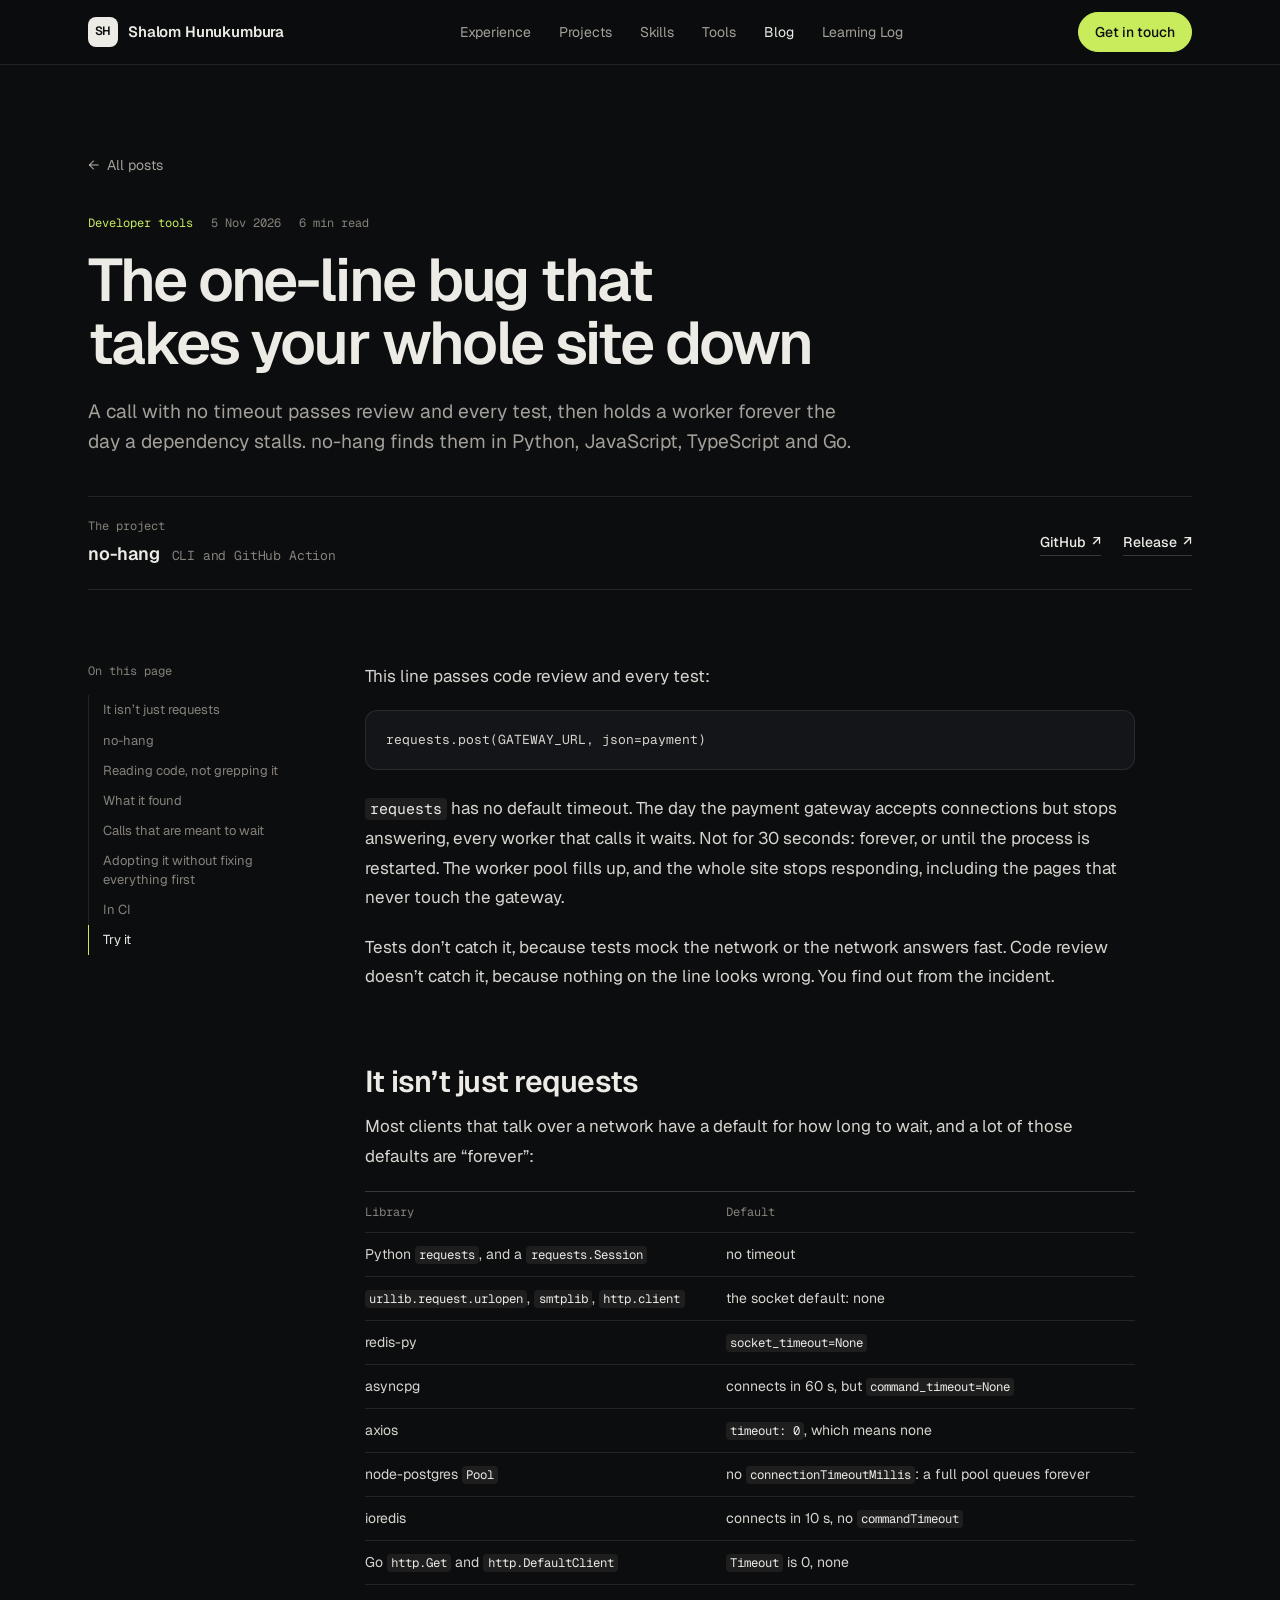
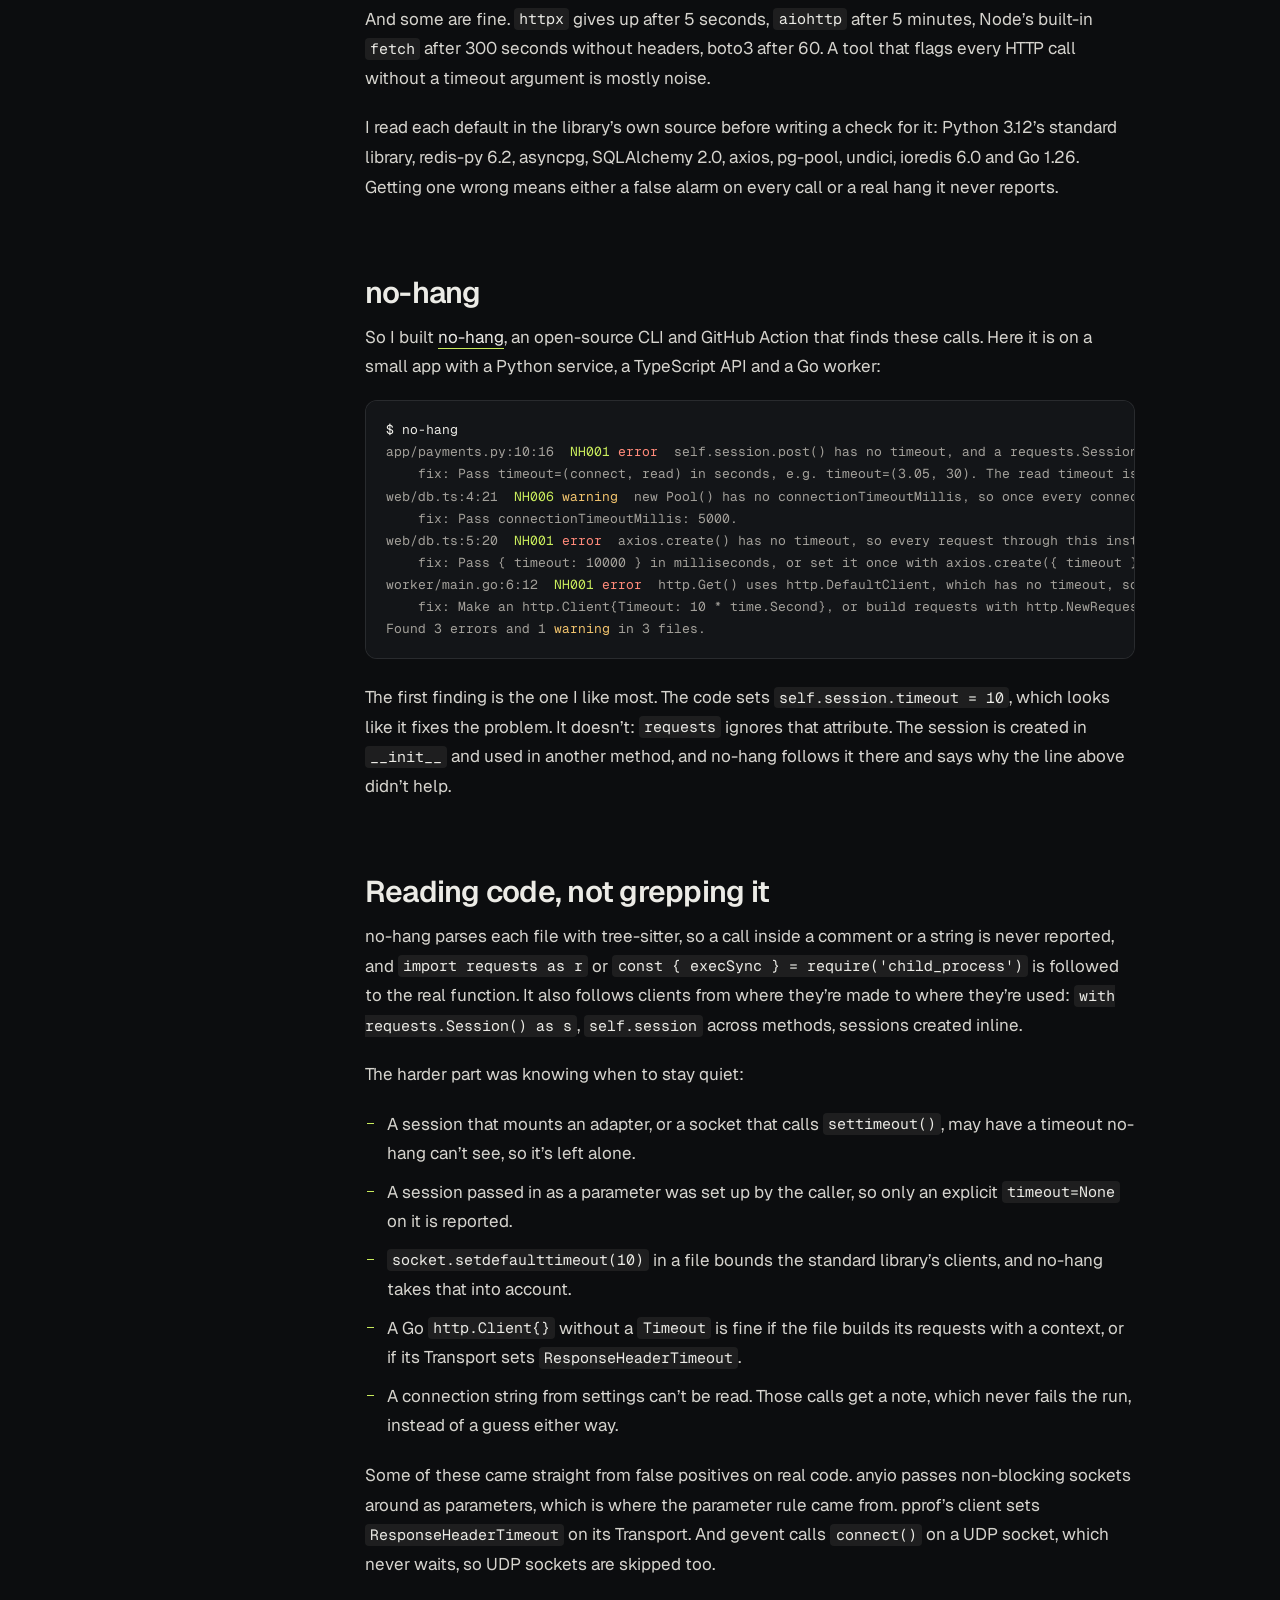
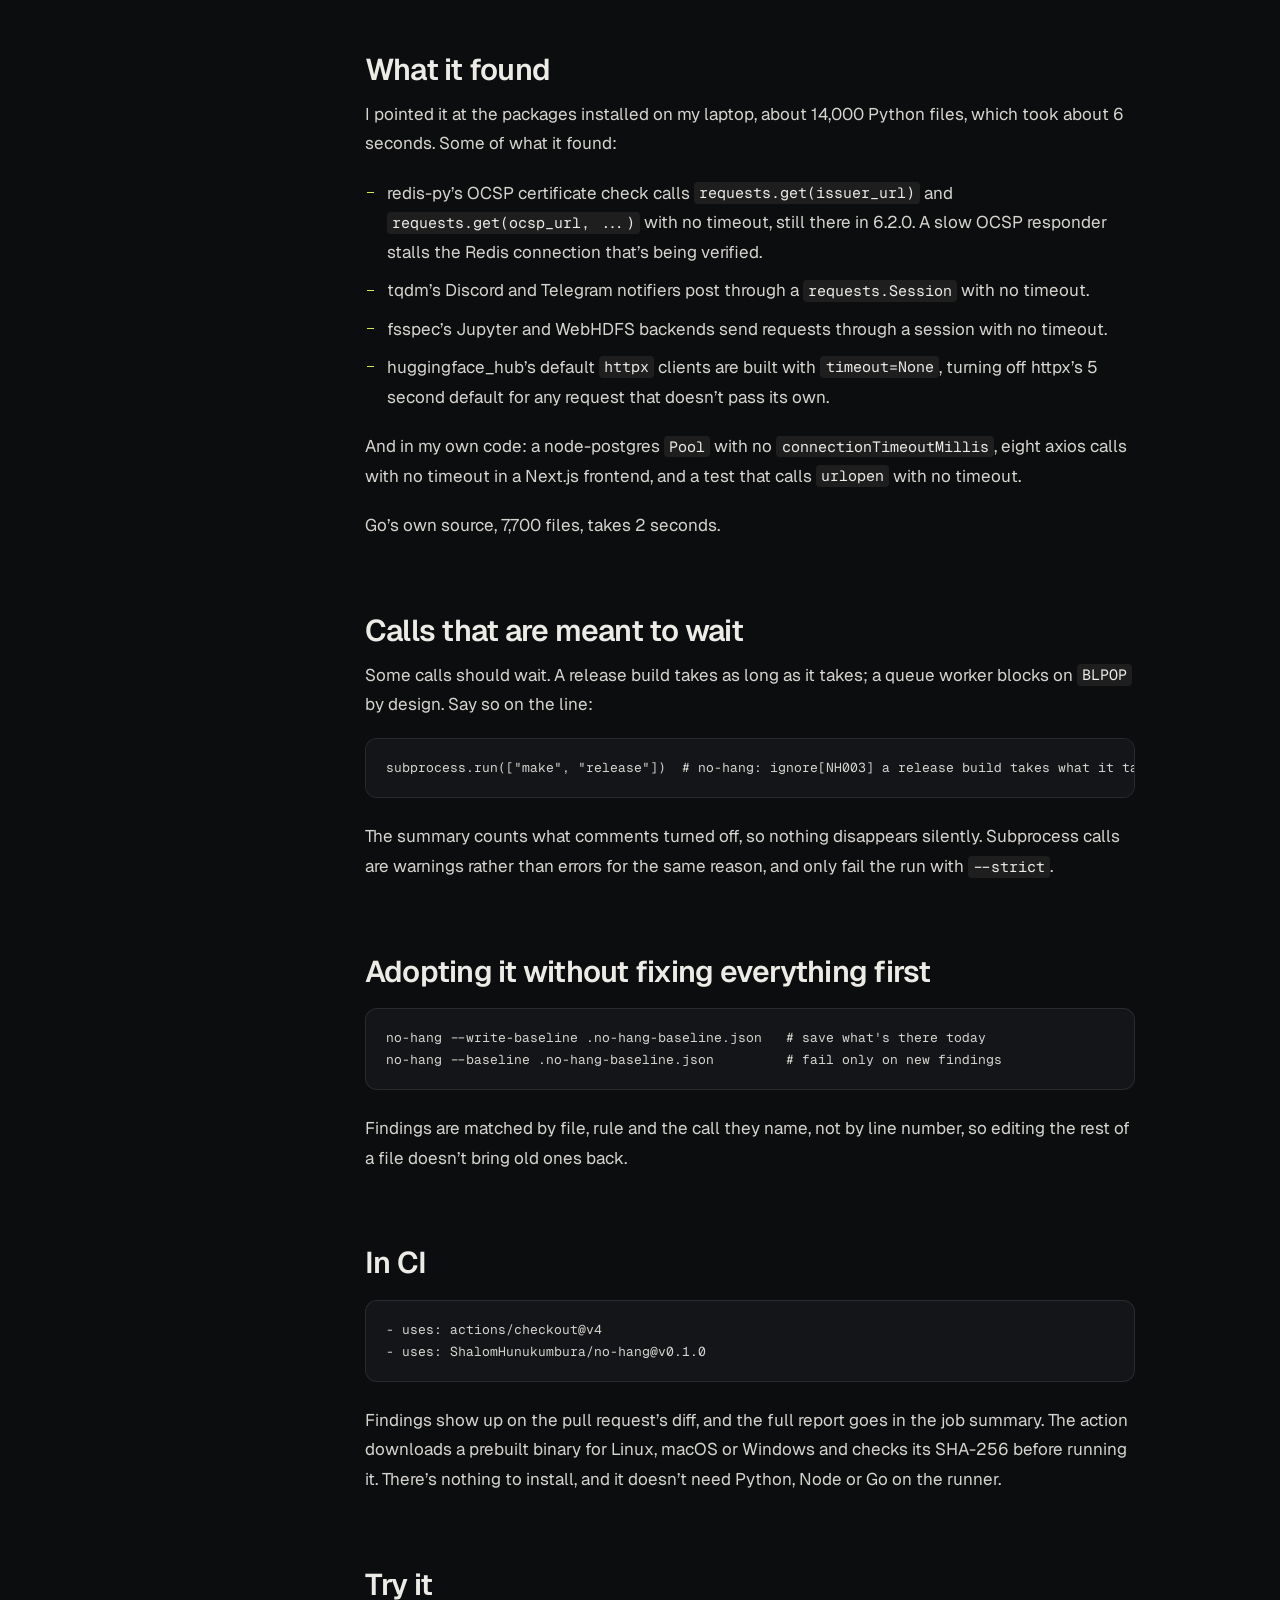
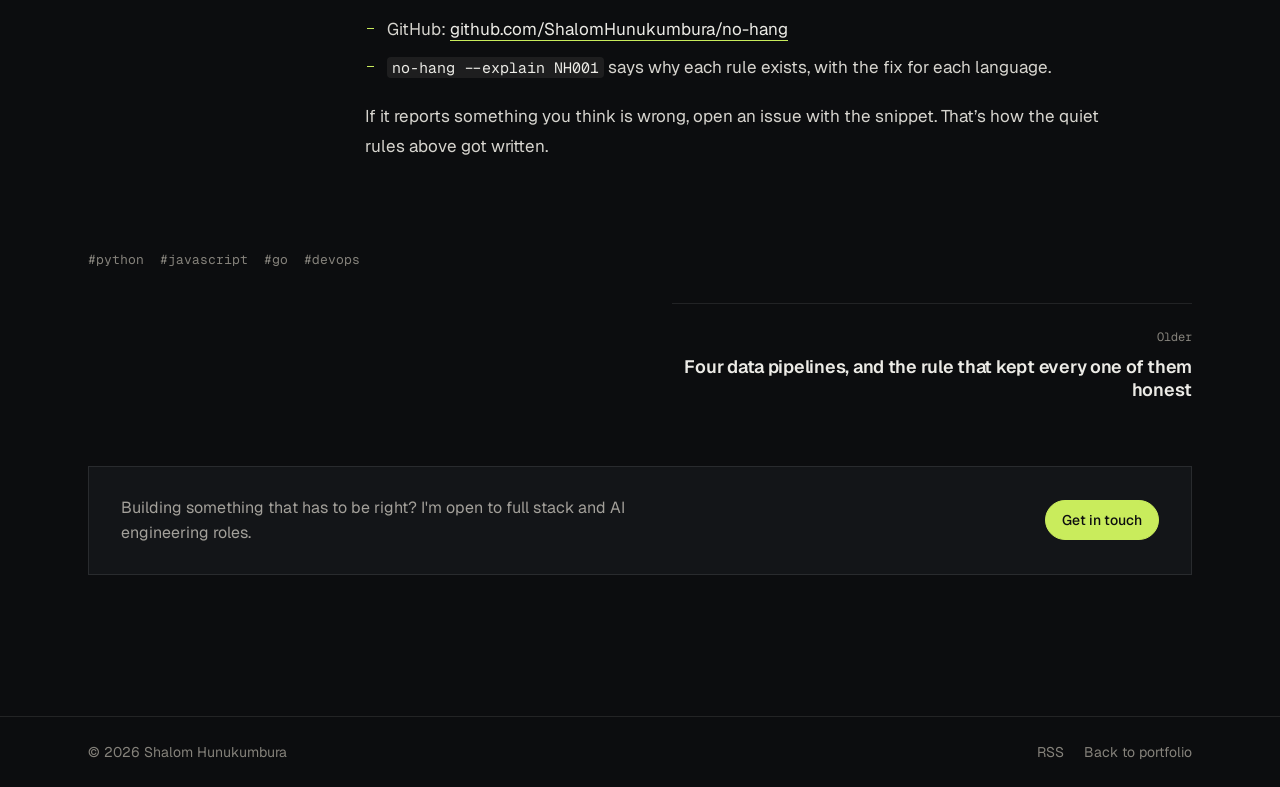
<file: blog/no-hang.html>
<!doctype html>
<html lang="en">
  <head>
    <meta charset="UTF-8" />
    <meta name="viewport" content="width=device-width, initial-scale=1.0" />
    <meta name="theme-color" content="#0c0d0f" />
    <link rel="icon" href="data:image/svg+xml,%3Csvg xmlns='http://www.w3.org/2000/svg' viewBox='0 0 64 64'%3E%3Crect width='64' height='64' rx='14' fill='%23c9ec5c'/%3E%3Ctext x='32' y='42' font-family='Arial' font-weight='700' font-size='26' text-anchor='middle' fill='%230c0d0f'%3ESH%3C/text%3E%3C/svg%3E" />
    <link rel="alternate" type="application/rss+xml" title="Shalom Hunukumbura, blog" href="https://shalomhunukumbura.github.io/portfolio/blog/feed.xml" />
    <link rel="preconnect" href="https://fonts.googleapis.com" />
    <link rel="preconnect" href="https://fonts.gstatic.com" crossorigin />
    <link
      href="https://fonts.googleapis.com/css2?family=Geist:wght@400;500;600&family=Geist+Mono:wght@400;500&display=swap"
      rel="stylesheet"
    />
    <link rel="stylesheet" href="../home.css" />
    <link rel="stylesheet" href="../blog.css" />
    <script src="../boot.js"></script>
    <title>The one-line bug that takes your whole site down | Shalom Hunukumbura</title>
    <meta name="description" content="A call with no timeout passes review and every test, then holds a worker forever the day a dependency stalls. no-hang finds them in Python, JavaScript, TypeScript and Go." />
    <meta property="og:type" content="article" />
    <meta property="og:title" content="The one-line bug that takes your whole site down" />
    <meta property="og:description" content="A call with no timeout passes review and every test, then holds a worker forever the day a dependency stalls. no-hang finds them in Python, JavaScript, TypeScript and Go." />
    <meta property="og:url" content="https://shalomhunukumbura.github.io/portfolio/blog/no-hang.html" />
    <meta property="article:published_time" content="2026-11-05" />
    <meta name="twitter:card" content="summary" />
    <link rel="canonical" href="https://shalomhunukumbura.github.io/portfolio/blog/no-hang.html" />
  </head>
  <body>
    <div class="reading-progress" aria-hidden="true"><span></span></div>
    <a class="skip-link" href="#main">Skip to content</a>

    <header class="topbar">
      <div class="wrap topbar-inner">
        <a class="brand" href="../index.html" aria-label="Shalom Hunukumbura, home">
          <span class="brand-mark" aria-hidden="true">SH</span>
          <span class="brand-name">Shalom Hunukumbura</span>
        </a>
        <nav class="site-nav" id="site-nav" aria-label="Primary">
          <a href="../index.html#experience">Experience</a>
          <a href="../index.html#projects">Projects</a>
          <a href="../index.html#skills">Skills</a>
          <a href="https://shalomhunukumbura.github.io/tools/">Tools</a>
          <a href="../blog.html" aria-current="page">Blog</a>
          <a href="../learning-log.html">Learning Log</a>
        </nav>
        <div class="topbar-actions">
          <a class="btn btn-primary btn-sm" href="../index.html#contact">Get in touch</a>
          <button class="menu-btn" type="button" aria-expanded="false" aria-controls="site-nav">Menu</button>
        </div>
      </div>
    </header>

    <main id="main">
      <article class="post">
        <header class="post-head wrap">
          <a class="back-link" href="../blog.html"><span aria-hidden="true">←</span> All posts</a>
          <p class="post-meta">
            <span>Developer tools</span>
            <time datetime="2026-11-05">5 Nov 2026</time>
            <span>6 min read</span>
          </p>
          <h1>The one-line bug that takes your whole site down</h1>
          <p class="post-lead">A call with no timeout passes review and every test, then holds a worker forever the day a dependency stalls. no-hang finds them in Python, JavaScript, TypeScript and Go.</p>
          <div class="project-box">
            <div>
              <p class="kind">The project</p>
              <p class="project-name">no-hang <span>CLI and GitHub Action</span></p>
            </div>
            <div class="links">
              <a class="text-link" href="https://github.com/ShalomHunukumbura/no-hang" target="_blank" rel="noopener noreferrer">GitHub <span aria-hidden="true">↗</span></a>
              <a class="text-link" href="https://github.com/ShalomHunukumbura/no-hang/releases/latest" target="_blank" rel="noopener noreferrer">Release <span aria-hidden="true">↗</span></a>
            </div>
          </div>
        </header>

        <div class="post-layout wrap">
          <nav class="post-toc" aria-label="On this page">
            <p class="kind">On this page</p>
            <ol>
              <li><a href="#it-isnt-just-requests">It isn’t just requests</a></li>
              <li><a href="#no-hang">no-hang</a></li>
              <li><a href="#reading-code-not-grepping-it">Reading code, not grepping it</a></li>
              <li><a href="#what-it-found">What it found</a></li>
              <li><a href="#calls-that-are-meant-to-wait">Calls that are meant to wait</a></li>
              <li><a href="#adopting-it-without-fixing-everything-first">Adopting it without fixing everything first</a></li>
              <li><a href="#in-ci">In CI</a></li>
              <li><a href="#try-it">Try it</a></li>
            </ol>
          </nav>
          <div class="prose">
<p>This line passes code review and every test:</p>
<pre><code class="language-python">requests.post(GATEWAY_URL, json=payment)
</code></pre>
<p><code>requests</code> has no default timeout. The day the payment gateway accepts connections but
stops answering, every worker that calls it waits. Not for 30 seconds: forever, or until
the process is restarted. The worker pool fills up, and the whole site stops responding,
including the pages that never touch the gateway.</p>
<p>Tests don&rsquo;t catch it, because tests mock the network or the network answers fast. Code
review doesn&rsquo;t catch it, because nothing on the line looks wrong. You find out from the
incident.</p>
<h2 id="it-isnt-just-requests">It isn&rsquo;t just requests</h2>
<p>Most clients that talk over a network have a default for how long to wait, and a lot of
those defaults are &ldquo;forever&rdquo;:</p>
<div class="table-wrap"><table>
<thead>
<tr>
<th>Library</th>
<th>Default</th>
</tr>
</thead>
<tbody>
<tr>
<td>Python <code>requests</code>, and a <code>requests.Session</code></td>
<td>no timeout</td>
</tr>
<tr>
<td><code>urllib.request.urlopen</code>, <code>smtplib</code>, <code>http.client</code></td>
<td>the socket default: none</td>
</tr>
<tr>
<td>redis-py</td>
<td><code>socket_timeout=None</code></td>
</tr>
<tr>
<td>asyncpg</td>
<td>connects in 60 s, but <code>command_timeout=None</code></td>
</tr>
<tr>
<td>axios</td>
<td><code>timeout: 0</code>, which means none</td>
</tr>
<tr>
<td>node-postgres <code>Pool</code></td>
<td>no <code>connectionTimeoutMillis</code>: a full pool queues forever</td>
</tr>
<tr>
<td>ioredis</td>
<td>connects in 10 s, no <code>commandTimeout</code></td>
</tr>
<tr>
<td>Go <code>http.Get</code> and <code>http.DefaultClient</code></td>
<td><code>Timeout</code> is 0, none</td>
</tr>
</tbody>
</table></div>
<p>And some are fine. <code>httpx</code> gives up after 5 seconds, <code>aiohttp</code> after 5 minutes, Node&rsquo;s
built-in <code>fetch</code> after 300 seconds without headers, boto3 after 60. A tool that flags every
HTTP call without a timeout argument is mostly noise.</p>
<p>I read each default in the library&rsquo;s own source before writing a check for it: Python
3.12&rsquo;s standard library, redis-py 6.2, asyncpg, SQLAlchemy 2.0, axios, pg-pool, undici,
ioredis 6.0 and Go 1.26. Getting one wrong means either a false alarm on every call or a
real hang it never reports.</p>
<h2 id="no-hang">no-hang</h2>
<p>So I built <a href="https://github.com/ShalomHunukumbura/no-hang" target="_blank" rel="noopener noreferrer">no-hang</a>, an open-source CLI
and GitHub Action that finds these calls. Here it is on a small app with a Python service,
a TypeScript API and a Go worker:</p>
<pre class="term"><code><span class="t-cmd">$ no-hang</span>
app/payments.py:10:16  <span class="t-code">NH001</span> <span class="t-error">error</span>  self.session.post() has no timeout, and a requests.Session has no default, so it waits forever if the server stops answering. Setting the session's .timeout does nothing in requests.
    fix: Pass timeout=(connect, read) in seconds, e.g. timeout=(3.05, 30). The read timeout is the longest gap between bytes, not the total time.
web/db.ts:4:21  <span class="t-code">NH006</span> <span class="t-warning">warning</span>  new Pool() has no connectionTimeoutMillis, so once every connection is busy, the next query waits forever for one.
    fix: Pass connectionTimeoutMillis: 5000.
web/db.ts:5:20  <span class="t-code">NH001</span> <span class="t-error">error</span>  axios.create() has no timeout, so every request through this instance waits forever if the server stops answering.
    fix: Pass { timeout: 10000 } in milliseconds, or set it once with axios.create({ timeout }) or axios.defaults.timeout.
worker/main.go:6:12  <span class="t-code">NH001</span> <span class="t-error">error</span>  http.Get() uses http.DefaultClient, which has no timeout, so it waits forever if the server stops answering.
    fix: Make an http.Client{Timeout: 10 * time.Second}, or build requests with http.NewRequestWithContext and a context.WithTimeout.
Found 3 errors and 1 <span class="t-warning">warning</span> in 3 files.</code></pre>
<p>The first finding is the one I like most. The code sets <code>self.session.timeout = 10</code>,
which looks like it fixes the problem. It doesn&rsquo;t: <code>requests</code> ignores that attribute. The
session is created in <code>__init__</code> and used in another method, and no-hang follows it there
and says why the line above didn&rsquo;t help.</p>
<h2 id="reading-code-not-grepping-it">Reading code, not grepping it</h2>
<p>no-hang parses each file with tree-sitter, so a call inside a comment or a string is never
reported, and <code>import requests as r</code> or <code>const { execSync } = require('child_process')</code> is
followed to the real function. It also follows clients from where they&rsquo;re made to where
they&rsquo;re used: <code>with requests.Session() as s</code>, <code>self.session</code> across methods, sessions
created inline.</p>
<p>The harder part was knowing when to stay quiet:</p>
<ul>
<li>A session that mounts an adapter, or a socket that calls <code>settimeout()</code>, may have a
  timeout no-hang can&rsquo;t see, so it&rsquo;s left alone.</li>
<li>A session passed in as a parameter was set up by the caller, so only an explicit
  <code>timeout=None</code> on it is reported.</li>
<li><code>socket.setdefaulttimeout(10)</code> in a file bounds the standard library&rsquo;s clients, and
  no-hang takes that into account.</li>
<li>A Go <code>http.Client{}</code> without a <code>Timeout</code> is fine if the file builds its requests with a
  context, or if its Transport sets <code>ResponseHeaderTimeout</code>.</li>
<li>A connection string from settings can&rsquo;t be read. Those calls get a note, which never
  fails the run, instead of a guess either way.</li>
</ul>
<p>Some of these came straight from false positives on real code. anyio passes non-blocking
sockets around as parameters, which is where the parameter rule came from. pprof&rsquo;s client
sets <code>ResponseHeaderTimeout</code> on its Transport. And gevent calls <code>connect()</code> on a UDP
socket, which never waits, so UDP sockets are skipped too.</p>
<h2 id="what-it-found">What it found</h2>
<p>I pointed it at the packages installed on my laptop, about 14,000 Python files, which took
about 6 seconds. Some of what it found:</p>
<ul>
<li>redis-py&rsquo;s OCSP certificate check calls <code>requests.get(issuer_url)</code> and
  <code>requests.get(ocsp_url, ...)</code> with no timeout, still there in 6.2.0. A slow OCSP
  responder stalls the Redis connection that&rsquo;s being verified.</li>
<li>tqdm&rsquo;s Discord and Telegram notifiers post through a <code>requests.Session</code> with no timeout.</li>
<li>fsspec&rsquo;s Jupyter and WebHDFS backends send requests through a session with no
  timeout.</li>
<li>huggingface_hub&rsquo;s default <code>httpx</code> clients are built with <code>timeout=None</code>, turning off
  httpx&rsquo;s 5 second default for any request that doesn&rsquo;t pass its own.</li>
</ul>
<p>And in my own code: a node-postgres <code>Pool</code> with no <code>connectionTimeoutMillis</code>, eight axios
calls with no timeout in a Next.js frontend, and a test that calls <code>urlopen</code> with no
timeout.</p>
<p>Go&rsquo;s own source, 7,700 files, takes 2 seconds.</p>
<h2 id="calls-that-are-meant-to-wait">Calls that are meant to wait</h2>
<p>Some calls should wait. A release build takes as long as it takes; a queue worker blocks on
<code>BLPOP</code> by design. Say so on the line:</p>
<pre><code class="language-python">subprocess.run([&quot;make&quot;, &quot;release&quot;])  # no-hang: ignore[NH003] a release build takes what it takes
</code></pre>
<p>The summary counts what comments turned off, so nothing disappears silently. Subprocess
calls are warnings rather than errors for the same reason, and only fail the run with
<code>--strict</code>.</p>
<h2 id="adopting-it-without-fixing-everything-first">Adopting it without fixing everything first</h2>
<pre><code class="language-bash">no-hang --write-baseline .no-hang-baseline.json   # save what's there today
no-hang --baseline .no-hang-baseline.json         # fail only on new findings
</code></pre>
<p>Findings are matched by file, rule and the call they name, not by line number, so editing
the rest of a file doesn&rsquo;t bring old ones back.</p>
<h2 id="in-ci">In CI</h2>
<pre><code class="language-yaml">- uses: actions/checkout@v4
- uses: ShalomHunukumbura/no-hang@v0.1.0
</code></pre>
<p>Findings show up on the pull request&rsquo;s diff, and the full report goes in the job summary.
The action downloads a prebuilt binary for Linux, macOS or Windows and checks its SHA-256
before running it. There&rsquo;s nothing to install, and it doesn&rsquo;t need Python, Node or Go on
the runner.</p>
<h2 id="try-it">Try it</h2>
<ul>
<li>GitHub: <a href="https://github.com/ShalomHunukumbura/no-hang" target="_blank" rel="noopener noreferrer">github.com/ShalomHunukumbura/no-hang</a></li>
<li><code>no-hang --explain NH001</code> says why each rule exists, with the fix for each language.</li>
</ul>
<p>If it reports something you think is wrong, open an issue with the snippet. That&rsquo;s how
the quiet rules above got written.</p>
          </div>
        </div>

        <footer class="post-foot wrap">
          <p class="post-tags"><span>#python</span><span>#javascript</span><span>#go</span><span>#devops</span></p>
          <nav class="post-pager" aria-label="More posts">
            <a class="pager-card is-older" href="data-pipelines.html">
              <span class="kind">Older</span>
              <span class="pager-title">Four data pipelines, and the rule that kept every one of them honest</span>
            </a>
          </nav>
          <div class="post-cta">
            <p>Building something that has to be right? I'm open to full stack and AI engineering roles.</p>
            <a class="btn btn-primary btn-sm" href="../index.html#contact">Get in touch</a>
          </div>
        </footer>
      </article>
    </main>

    <footer class="footer">
      <div class="wrap footer-inner">
        <span>© 2026 Shalom Hunukumbura</span>
        <span class="footer-links">
          <a href="../blog/feed.xml">RSS</a>
          <a href="../index.html">Back to portfolio</a>
        </span>
      </div>
    </footer>

    <script src="../blog.js"></script>
    <script type="module" src="../home.js"></script>
  </body>
</html>
</file>
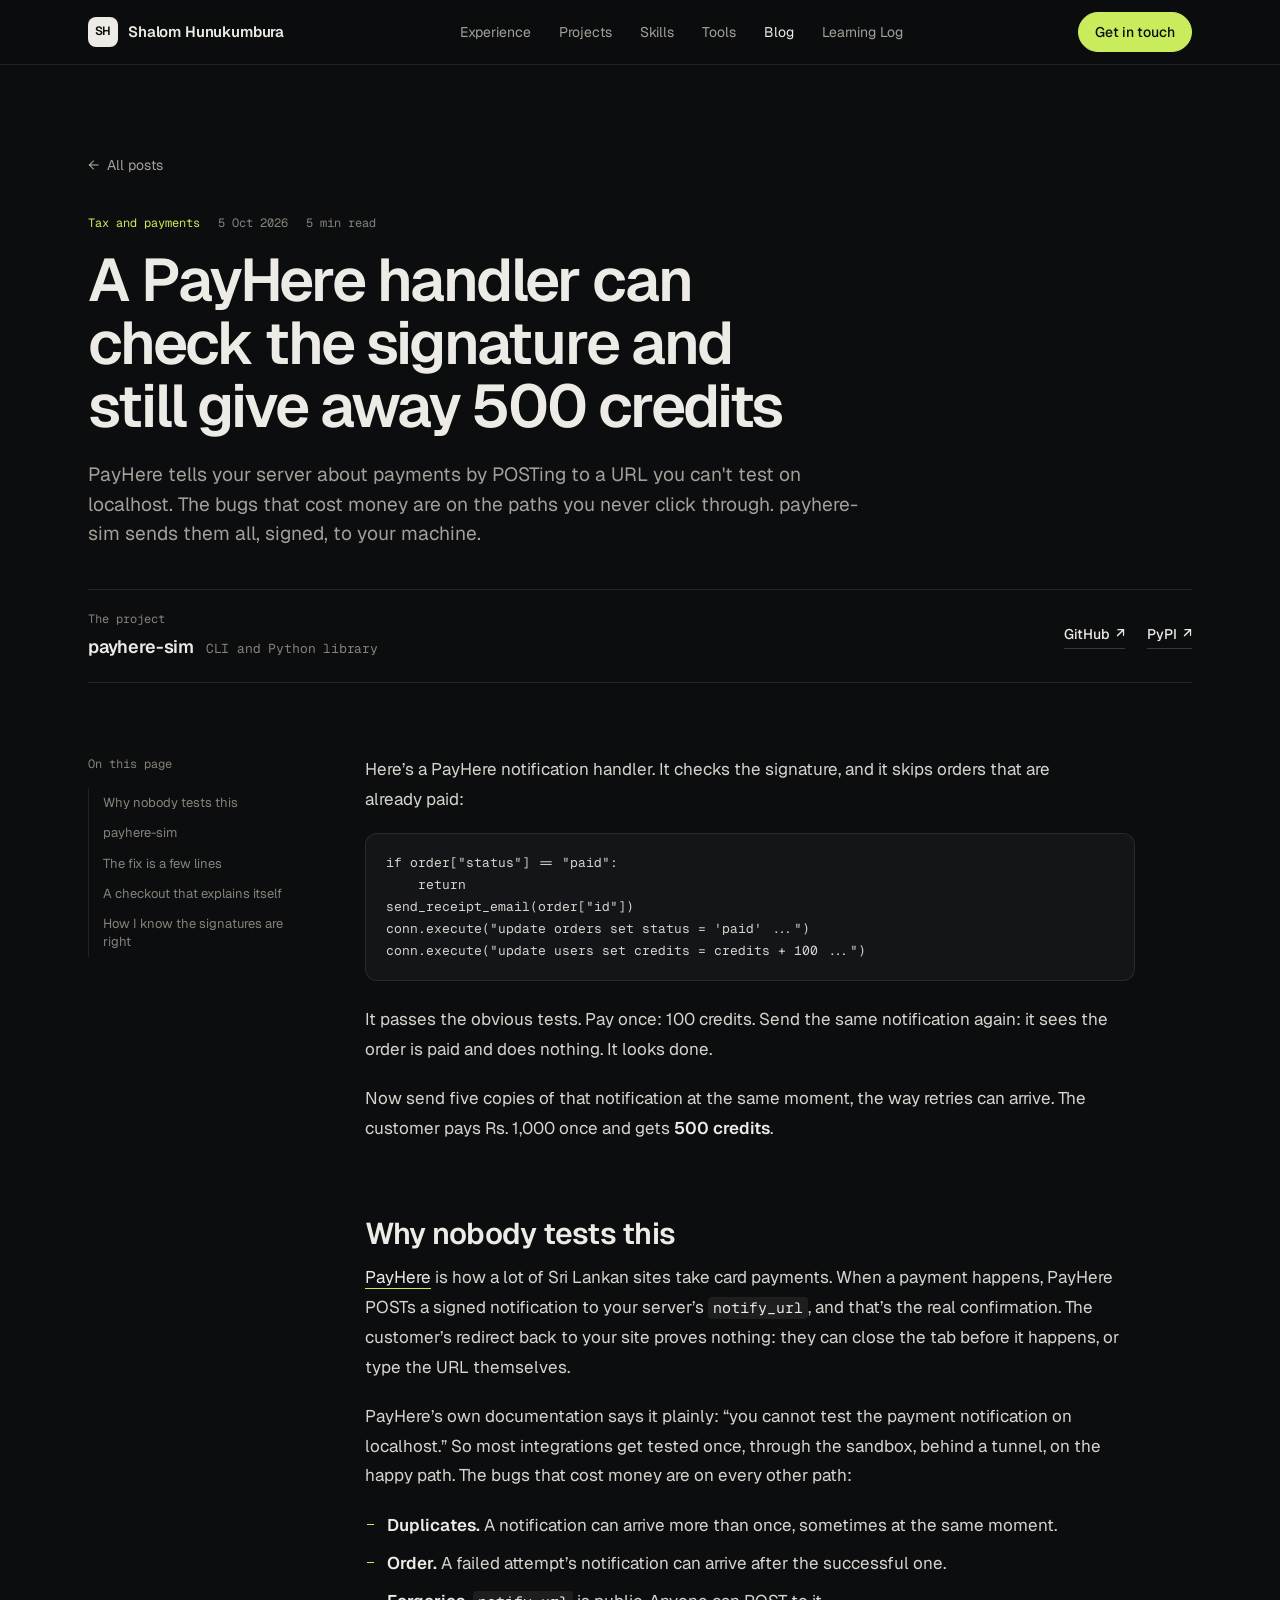
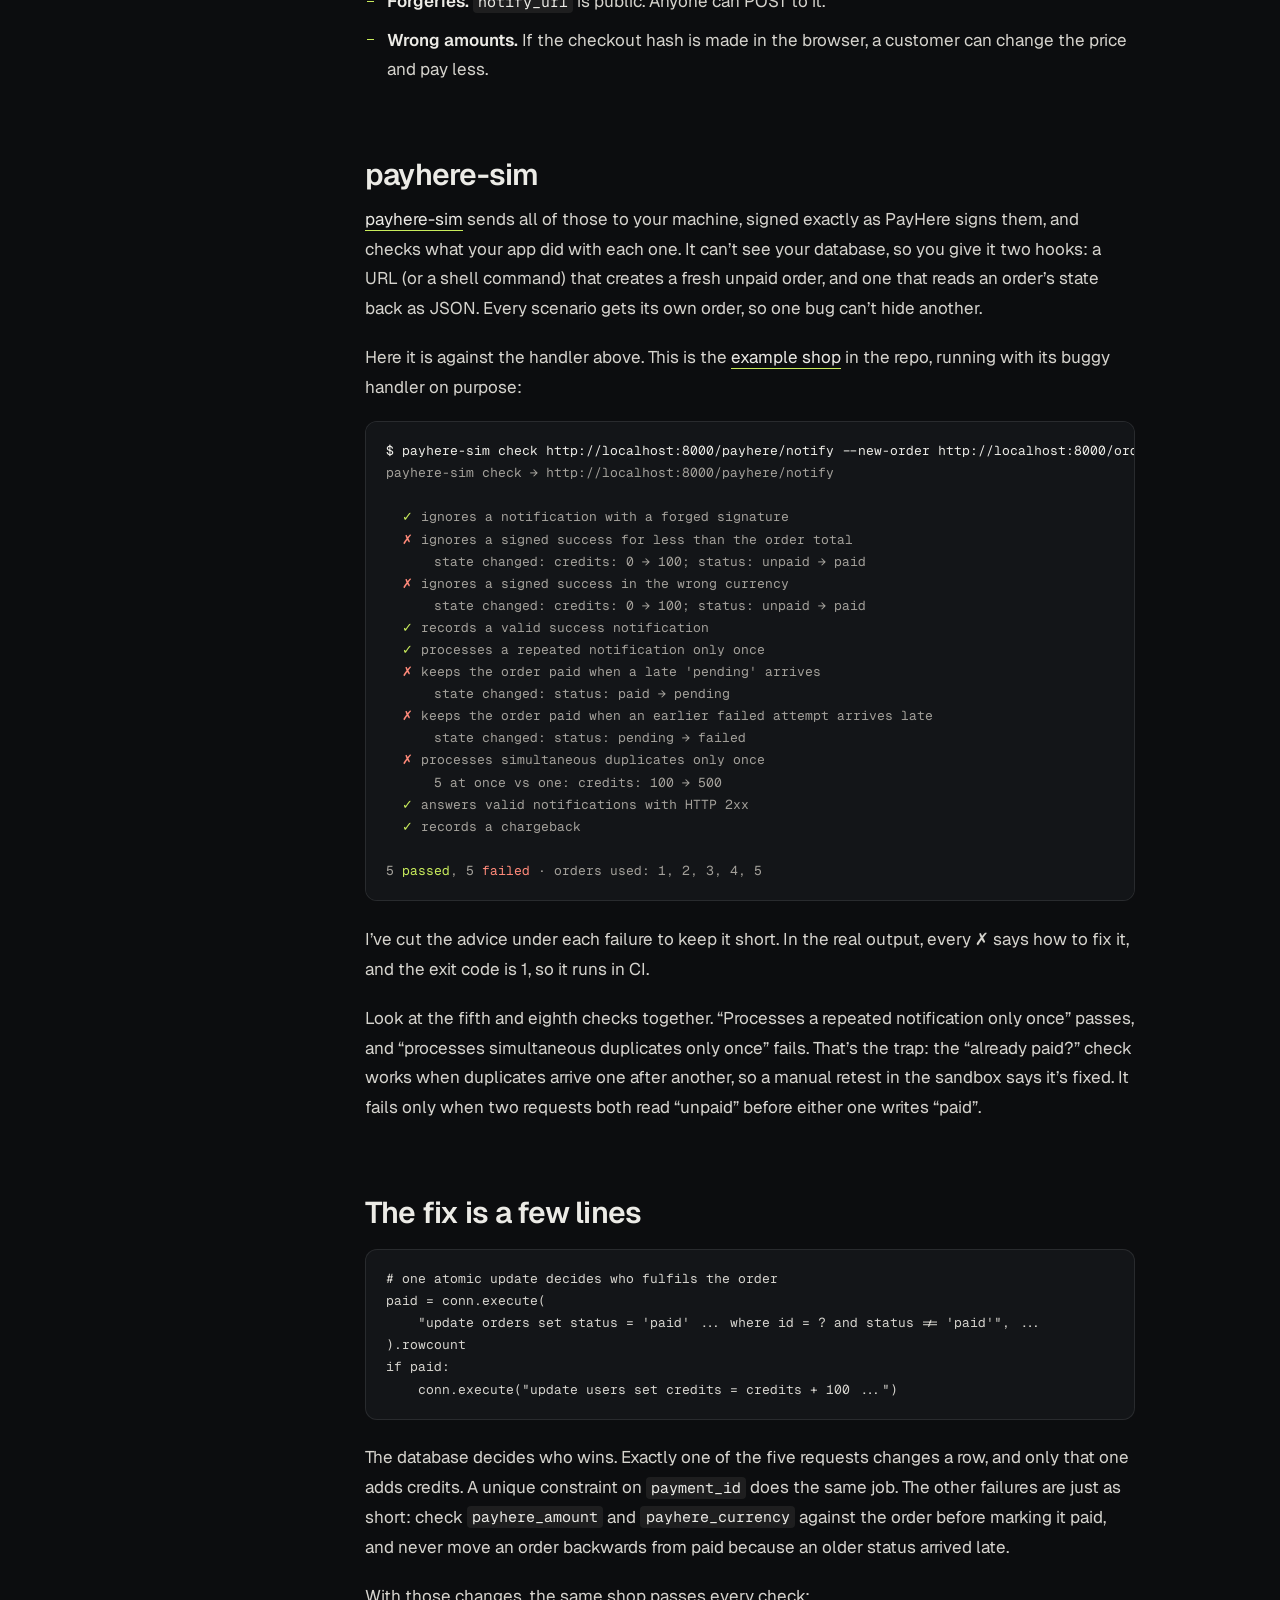
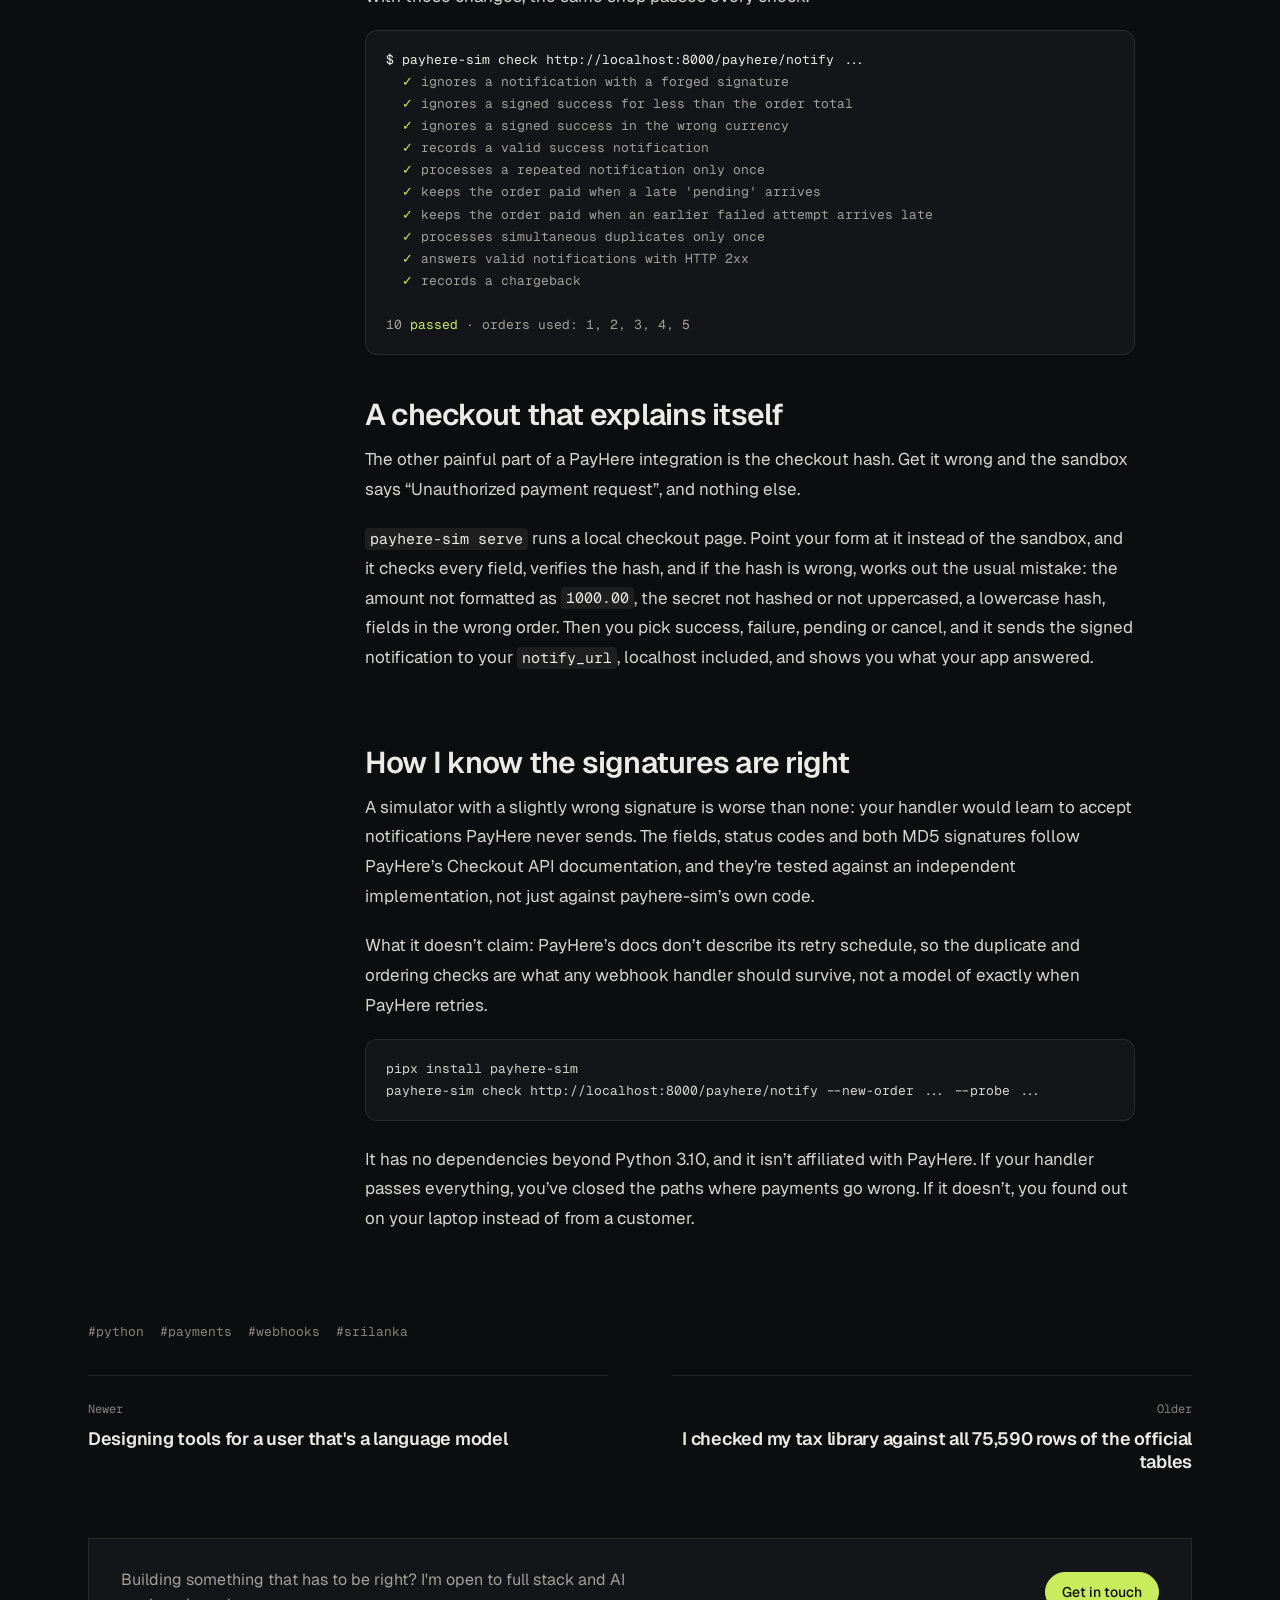
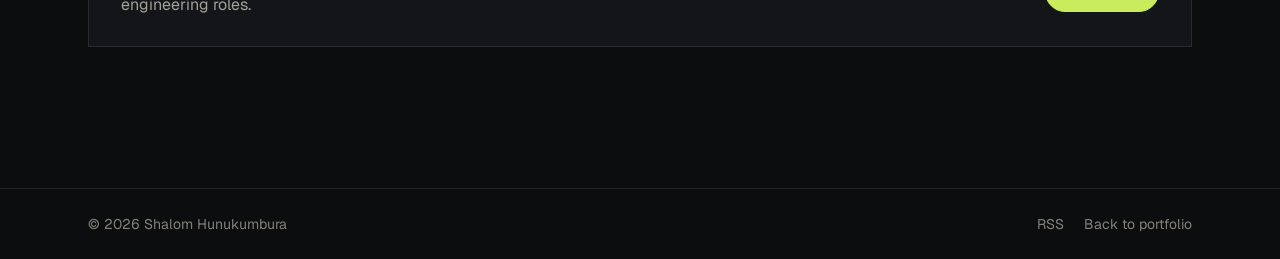
<file: blog/payhere-sim.html>
<!doctype html>
<html lang="en">
  <head>
    <meta charset="UTF-8" />
    <meta name="viewport" content="width=device-width, initial-scale=1.0" />
    <meta name="theme-color" content="#0c0d0f" />
    <link rel="icon" href="data:image/svg+xml,%3Csvg xmlns='http://www.w3.org/2000/svg' viewBox='0 0 64 64'%3E%3Crect width='64' height='64' rx='14' fill='%23c9ec5c'/%3E%3Ctext x='32' y='42' font-family='Arial' font-weight='700' font-size='26' text-anchor='middle' fill='%230c0d0f'%3ESH%3C/text%3E%3C/svg%3E" />
    <link rel="alternate" type="application/rss+xml" title="Shalom Hunukumbura, blog" href="https://shalomhunukumbura.github.io/portfolio/blog/feed.xml" />
    <link rel="preconnect" href="https://fonts.googleapis.com" />
    <link rel="preconnect" href="https://fonts.gstatic.com" crossorigin />
    <link
      href="https://fonts.googleapis.com/css2?family=Geist:wght@400;500;600&family=Geist+Mono:wght@400;500&display=swap"
      rel="stylesheet"
    />
    <link rel="stylesheet" href="../home.css" />
    <link rel="stylesheet" href="../blog.css" />
    <script src="../boot.js"></script>
    <title>A PayHere handler can check the signature and still give away 500 credits | Shalom Hunukumbura</title>
    <meta name="description" content="PayHere tells your server about payments by POSTing to a URL you can&#39;t test on localhost. The bugs that cost money are on the paths you never click through. payhere-sim sends them all, signed, to your machine." />
    <meta property="og:type" content="article" />
    <meta property="og:title" content="A PayHere handler can check the signature and still give away 500 credits" />
    <meta property="og:description" content="PayHere tells your server about payments by POSTing to a URL you can&#39;t test on localhost. The bugs that cost money are on the paths you never click through. payhere-sim sends them all, signed, to your machine." />
    <meta property="og:url" content="https://shalomhunukumbura.github.io/portfolio/blog/payhere-sim.html" />
    <meta property="article:published_time" content="2026-10-05" />
    <meta name="twitter:card" content="summary" />
    <link rel="canonical" href="https://shalomhunukumbura.github.io/portfolio/blog/payhere-sim.html" />
  </head>
  <body>
    <div class="reading-progress" aria-hidden="true"><span></span></div>
    <a class="skip-link" href="#main">Skip to content</a>

    <header class="topbar">
      <div class="wrap topbar-inner">
        <a class="brand" href="../index.html" aria-label="Shalom Hunukumbura, home">
          <span class="brand-mark" aria-hidden="true">SH</span>
          <span class="brand-name">Shalom Hunukumbura</span>
        </a>
        <nav class="site-nav" id="site-nav" aria-label="Primary">
          <a href="../index.html#experience">Experience</a>
          <a href="../index.html#projects">Projects</a>
          <a href="../index.html#skills">Skills</a>
          <a href="https://shalomhunukumbura.github.io/tools/">Tools</a>
          <a href="../blog.html" aria-current="page">Blog</a>
          <a href="../learning-log.html">Learning Log</a>
        </nav>
        <div class="topbar-actions">
          <a class="btn btn-primary btn-sm" href="../index.html#contact">Get in touch</a>
          <button class="menu-btn" type="button" aria-expanded="false" aria-controls="site-nav">Menu</button>
        </div>
      </div>
    </header>

    <main id="main">
      <article class="post">
        <header class="post-head wrap">
          <a class="back-link" href="../blog.html"><span aria-hidden="true">←</span> All posts</a>
          <p class="post-meta">
            <span>Tax and payments</span>
            <time datetime="2026-10-05">5 Oct 2026</time>
            <span>5 min read</span>
          </p>
          <h1>A PayHere handler can check the signature and still give away 500 credits</h1>
          <p class="post-lead">PayHere tells your server about payments by POSTing to a URL you can&#39;t test on localhost. The bugs that cost money are on the paths you never click through. payhere-sim sends them all, signed, to your machine.</p>
          <div class="project-box">
            <div>
              <p class="kind">The project</p>
              <p class="project-name">payhere-sim <span>CLI and Python library</span></p>
            </div>
            <div class="links">
              <a class="text-link" href="https://github.com/ShalomHunukumbura/payhere-sim" target="_blank" rel="noopener noreferrer">GitHub <span aria-hidden="true">↗</span></a>
              <a class="text-link" href="https://pypi.org/project/payhere-sim/" target="_blank" rel="noopener noreferrer">PyPI <span aria-hidden="true">↗</span></a>
            </div>
          </div>
        </header>

        <div class="post-layout wrap">
          <nav class="post-toc" aria-label="On this page">
            <p class="kind">On this page</p>
            <ol>
              <li><a href="#why-nobody-tests-this">Why nobody tests this</a></li>
              <li><a href="#payhere-sim">payhere-sim</a></li>
              <li><a href="#the-fix-is-a-few-lines">The fix is a few lines</a></li>
              <li><a href="#a-checkout-that-explains-itself">A checkout that explains itself</a></li>
              <li><a href="#how-i-know-the-signatures-are-right">How I know the signatures are right</a></li>
            </ol>
          </nav>
          <div class="prose">
<p>Here&rsquo;s a PayHere notification handler. It checks the signature, and it skips orders that
are already paid:</p>
<pre><code class="language-python">if order[&quot;status&quot;] == &quot;paid&quot;:
    return
send_receipt_email(order[&quot;id&quot;])
conn.execute(&quot;update orders set status = 'paid' ...&quot;)
conn.execute(&quot;update users set credits = credits + 100 ...&quot;)
</code></pre>
<p>It passes the obvious tests. Pay once: 100 credits. Send the same notification again: it
sees the order is paid and does nothing. It looks done.</p>
<p>Now send five copies of that notification at the same moment, the way retries can arrive.
The customer pays Rs. 1,000 once and gets <strong>500 credits</strong>.</p>
<h2 id="why-nobody-tests-this">Why nobody tests this</h2>
<p><a href="https://www.payhere.lk" target="_blank" rel="noopener noreferrer">PayHere</a> is how a lot of Sri Lankan sites take card payments. When
a payment happens, PayHere POSTs a signed notification to your server&rsquo;s <code>notify_url</code>, and
that&rsquo;s the real confirmation. The customer&rsquo;s redirect back to your site proves nothing: they
can close the tab before it happens, or type the URL themselves.</p>
<p>PayHere&rsquo;s own documentation says it plainly: &ldquo;you cannot test the payment notification on
localhost.&rdquo; So most integrations get tested once, through the sandbox, behind a tunnel,
on the happy path. The bugs that cost money are on every other path:</p>
<ul>
<li><strong>Duplicates.</strong> A notification can arrive more than once, sometimes at the same moment.</li>
<li><strong>Order.</strong> A failed attempt&rsquo;s notification can arrive after the successful one.</li>
<li><strong>Forgeries.</strong> <code>notify_url</code> is public. Anyone can POST to it.</li>
<li><strong>Wrong amounts.</strong> If the checkout hash is made in the browser, a customer can change
  the price and pay less.</li>
</ul>
<h2 id="payhere-sim">payhere-sim</h2>
<p><a href="https://github.com/ShalomHunukumbura/payhere-sim" target="_blank" rel="noopener noreferrer">payhere-sim</a> sends all of those to your
machine, signed exactly as PayHere signs them, and checks what your app did with each one.
It can&rsquo;t see your database, so you give it two hooks: a URL (or a shell command) that
creates a fresh unpaid order, and one that reads an order&rsquo;s state back as JSON. Every
scenario gets its own order, so one bug can&rsquo;t hide another.</p>
<p>Here it is against the handler above. This is the
<a href="https://github.com/ShalomHunukumbura/payhere-sim/tree/main/examples/credits-shop" target="_blank" rel="noopener noreferrer">example shop</a>
in the repo, running with its buggy handler on purpose:</p>
<pre class="term"><code><span class="t-cmd">$ payhere-sim check http://localhost:8000/payhere/notify --new-order http://localhost:8000/orders --probe &quot;http://localhost:8000/orders/{order_id}&quot;</span>
payhere-sim check → http://localhost:8000/payhere/notify

  <span class="t-passed">✓</span> ignores a notification with a forged signature
  <span class="t-failed">✗</span> ignores a signed success for less than the order total
      state changed: credits: 0 → 100; status: unpaid → paid
  <span class="t-failed">✗</span> ignores a signed success in the wrong currency
      state changed: credits: 0 → 100; status: unpaid → paid
  <span class="t-passed">✓</span> records a valid success notification
  <span class="t-passed">✓</span> processes a repeated notification only once
  <span class="t-failed">✗</span> keeps the order paid when a late 'pending' arrives
      state changed: status: paid → pending
  <span class="t-failed">✗</span> keeps the order paid when an earlier failed attempt arrives late
      state changed: status: pending → failed
  <span class="t-failed">✗</span> processes simultaneous duplicates only once
      5 at once vs one: credits: 100 → 500
  <span class="t-passed">✓</span> answers valid notifications with HTTP 2xx
  <span class="t-passed">✓</span> records a chargeback

5 <span class="t-passed">passed</span>, 5 <span class="t-failed">failed</span> · orders used: 1, 2, 3, 4, 5</code></pre>
<p>I&rsquo;ve cut the advice under each failure to keep it short. In the real output, every ✗ says
how to fix it, and the exit code is 1, so it runs in CI.</p>
<p>Look at the fifth and eighth checks together. &ldquo;Processes a repeated notification only once&rdquo;
passes, and &ldquo;processes simultaneous duplicates only once&rdquo; fails. That&rsquo;s the trap: the
&ldquo;already paid?&rdquo; check works when duplicates arrive one after another, so a manual retest
in the sandbox says it&rsquo;s fixed. It fails only when two requests both read &ldquo;unpaid&rdquo; before
either one writes &ldquo;paid&rdquo;.</p>
<h2 id="the-fix-is-a-few-lines">The fix is a few lines</h2>
<pre><code class="language-python"># one atomic update decides who fulfils the order
paid = conn.execute(
    &quot;update orders set status = 'paid' ... where id = ? and status != 'paid'&quot;, ...
).rowcount
if paid:
    conn.execute(&quot;update users set credits = credits + 100 ...&quot;)
</code></pre>
<p>The database decides who wins. Exactly one of the five requests changes a row, and only
that one adds credits. A unique constraint on <code>payment_id</code> does the same job. The other
failures are just as short: check <code>payhere_amount</code> and <code>payhere_currency</code> against the
order before marking it paid, and never move an order backwards from paid because an older
status arrived late.</p>
<p>With those changes, the same shop passes every check:</p>
<pre class="term"><code><span class="t-cmd">$ payhere-sim check http://localhost:8000/payhere/notify ...</span>
  <span class="t-passed">✓</span> ignores a notification with a forged signature
  <span class="t-passed">✓</span> ignores a signed success for less than the order total
  <span class="t-passed">✓</span> ignores a signed success in the wrong currency
  <span class="t-passed">✓</span> records a valid success notification
  <span class="t-passed">✓</span> processes a repeated notification only once
  <span class="t-passed">✓</span> keeps the order paid when a late 'pending' arrives
  <span class="t-passed">✓</span> keeps the order paid when an earlier failed attempt arrives late
  <span class="t-passed">✓</span> processes simultaneous duplicates only once
  <span class="t-passed">✓</span> answers valid notifications with HTTP 2xx
  <span class="t-passed">✓</span> records a chargeback

10 <span class="t-passed">passed</span> · orders used: 1, 2, 3, 4, 5</code></pre>
<h2 id="a-checkout-that-explains-itself">A checkout that explains itself</h2>
<p>The other painful part of a PayHere integration is the checkout hash. Get it wrong and the
sandbox says &ldquo;Unauthorized payment request&rdquo;, and nothing else.</p>
<p><code>payhere-sim serve</code> runs a local checkout page. Point your form at it instead of the
sandbox, and it checks every field, verifies the hash, and if the hash is wrong, works out
the usual mistake: the amount not formatted as <code>1000.00</code>, the secret not hashed or not
uppercased, a lowercase hash, fields in the wrong order. Then you pick success, failure,
pending or cancel, and it sends the signed notification to your <code>notify_url</code>, localhost
included, and shows you what your app answered.</p>
<h2 id="how-i-know-the-signatures-are-right">How I know the signatures are right</h2>
<p>A simulator with a slightly wrong signature is worse than none: your handler would learn to
accept notifications PayHere never sends. The fields, status codes and both MD5 signatures
follow PayHere&rsquo;s Checkout API documentation, and they&rsquo;re tested against an independent
implementation, not just against payhere-sim&rsquo;s own code.</p>
<p>What it doesn&rsquo;t claim: PayHere&rsquo;s docs don&rsquo;t describe its retry schedule, so the duplicate
and ordering checks are what any webhook handler should survive, not a model of exactly
when PayHere retries.</p>
<pre><code class="language-bash">pipx install payhere-sim
payhere-sim check http://localhost:8000/payhere/notify --new-order ... --probe ...
</code></pre>
<p>It has no dependencies beyond Python 3.10, and it isn&rsquo;t affiliated with PayHere. If your
handler passes everything, you&rsquo;ve closed the paths where payments go wrong. If it doesn&rsquo;t,
you found out on your laptop instead of from a customer.</p>
          </div>
        </div>

        <footer class="post-foot wrap">
          <p class="post-tags"><span>#python</span><span>#payments</span><span>#webhooks</span><span>#srilanka</span></p>
          <nav class="post-pager" aria-label="More posts">
            <a class="pager-card" href="lk-tax-mcp.html">
              <span class="kind">Newer</span>
              <span class="pager-title">Designing tools for a user that&#39;s a language model</span>
            </a>
            <a class="pager-card is-older" href="lk-tax.html">
              <span class="kind">Older</span>
              <span class="pager-title">I checked my tax library against all 75,590 rows of the official tables</span>
            </a>
          </nav>
          <div class="post-cta">
            <p>Building something that has to be right? I'm open to full stack and AI engineering roles.</p>
            <a class="btn btn-primary btn-sm" href="../index.html#contact">Get in touch</a>
          </div>
        </footer>
      </article>
    </main>

    <footer class="footer">
      <div class="wrap footer-inner">
        <span>© 2026 Shalom Hunukumbura</span>
        <span class="footer-links">
          <a href="../blog/feed.xml">RSS</a>
          <a href="../index.html">Back to portfolio</a>
        </span>
      </div>
    </footer>

    <script src="../blog.js"></script>
    <script type="module" src="../home.js"></script>
  </body>
</html>
</file>
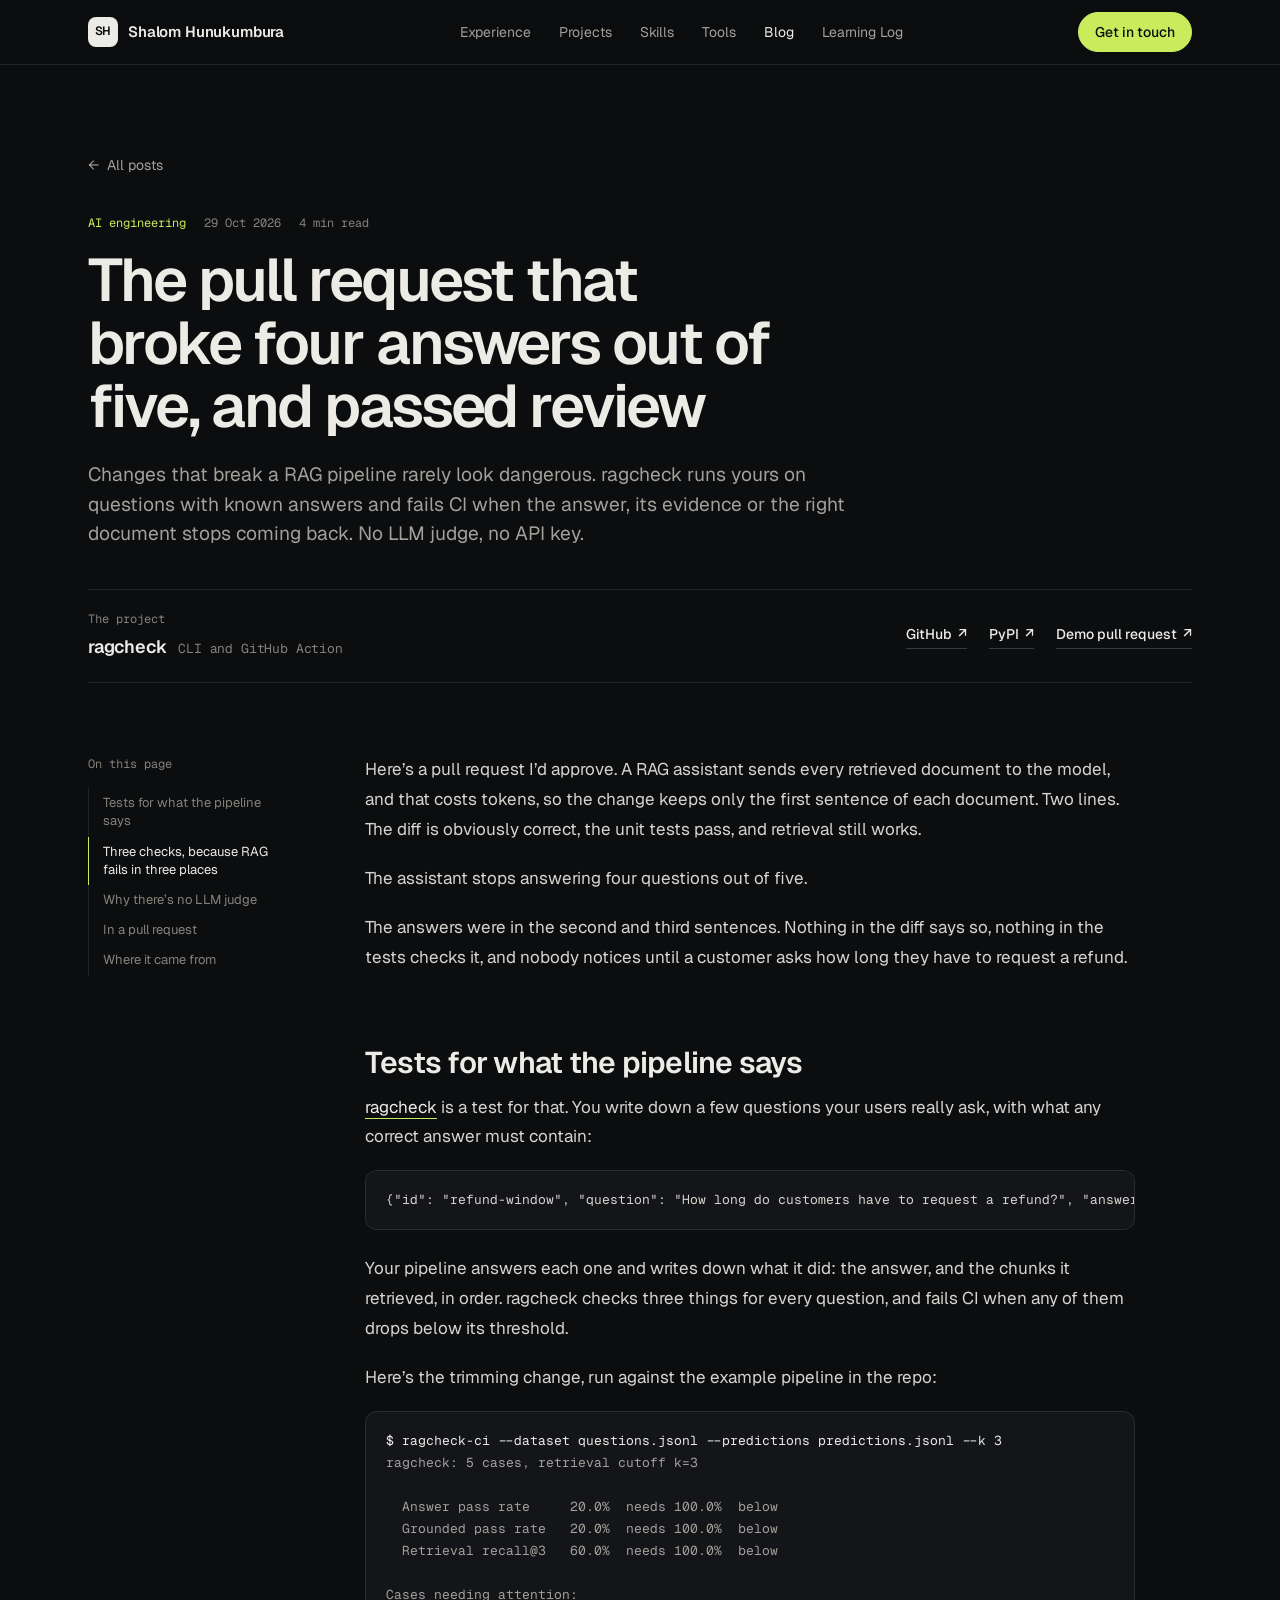
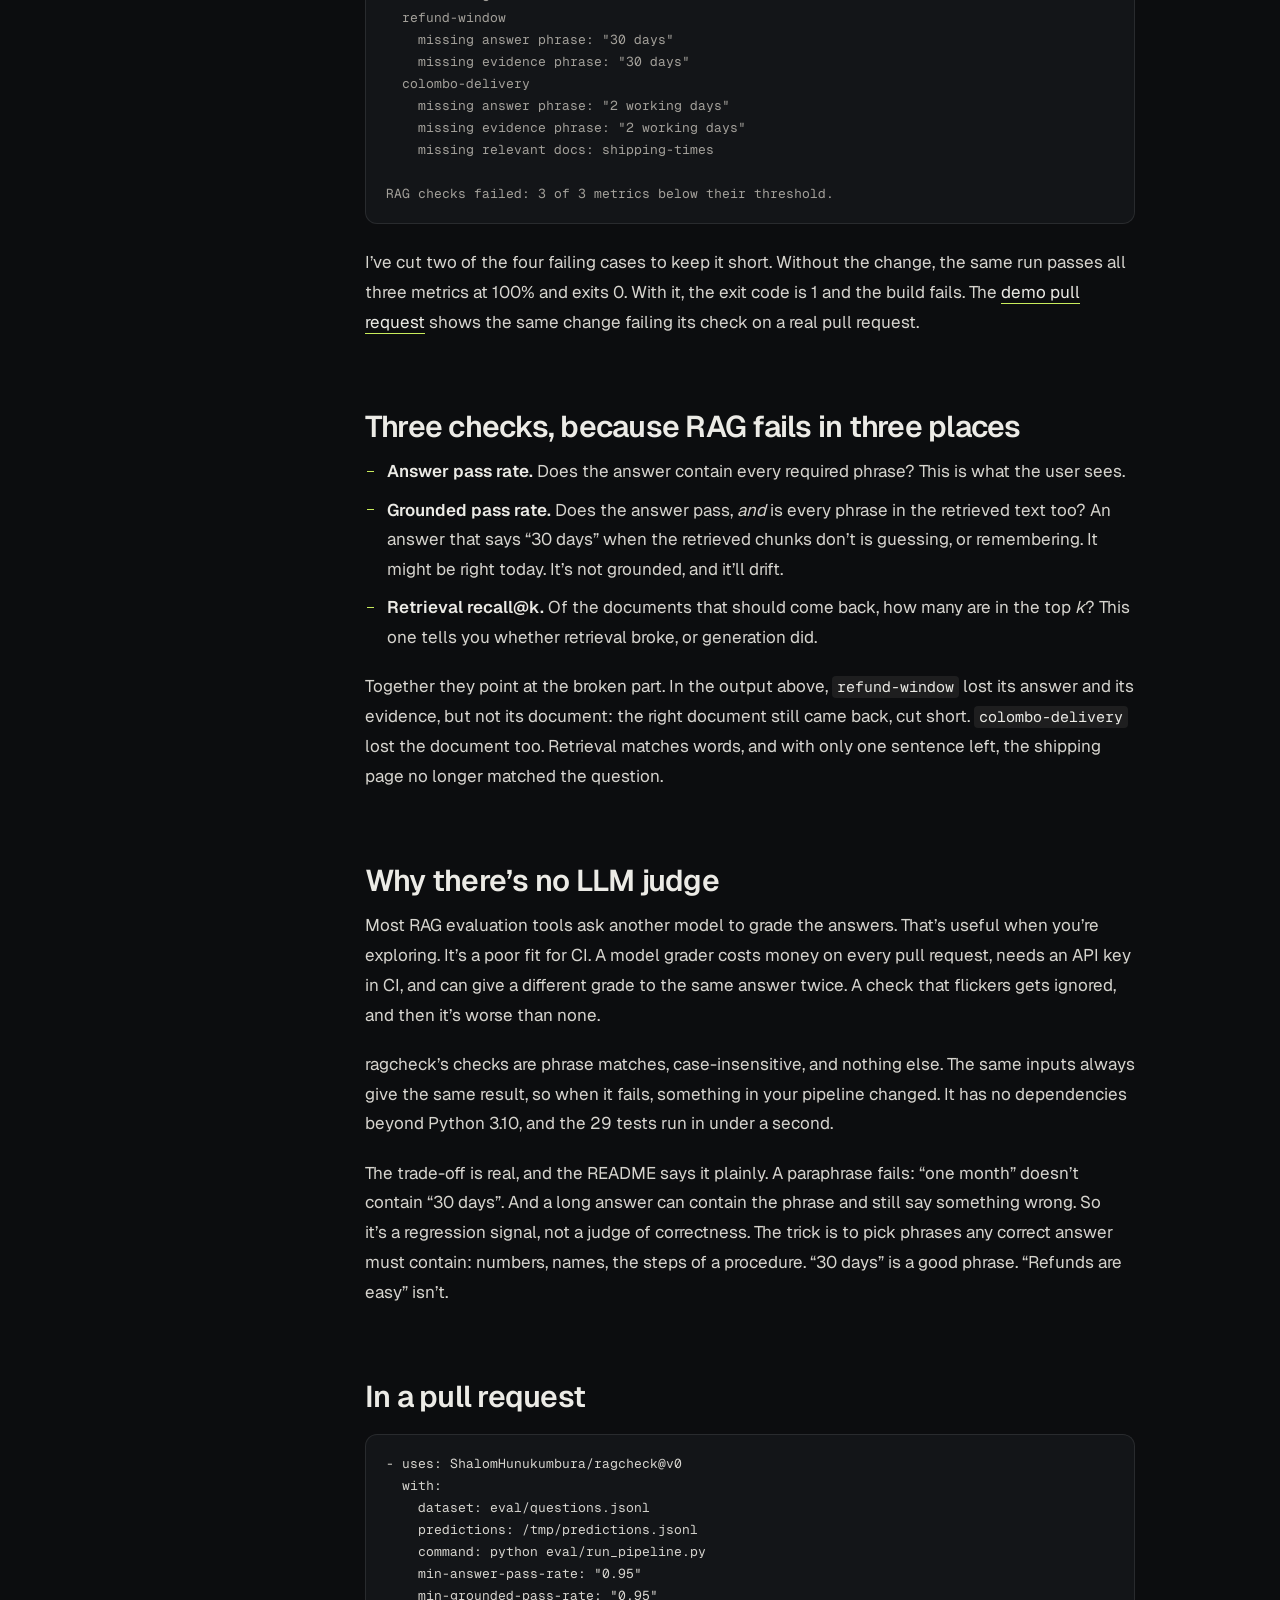
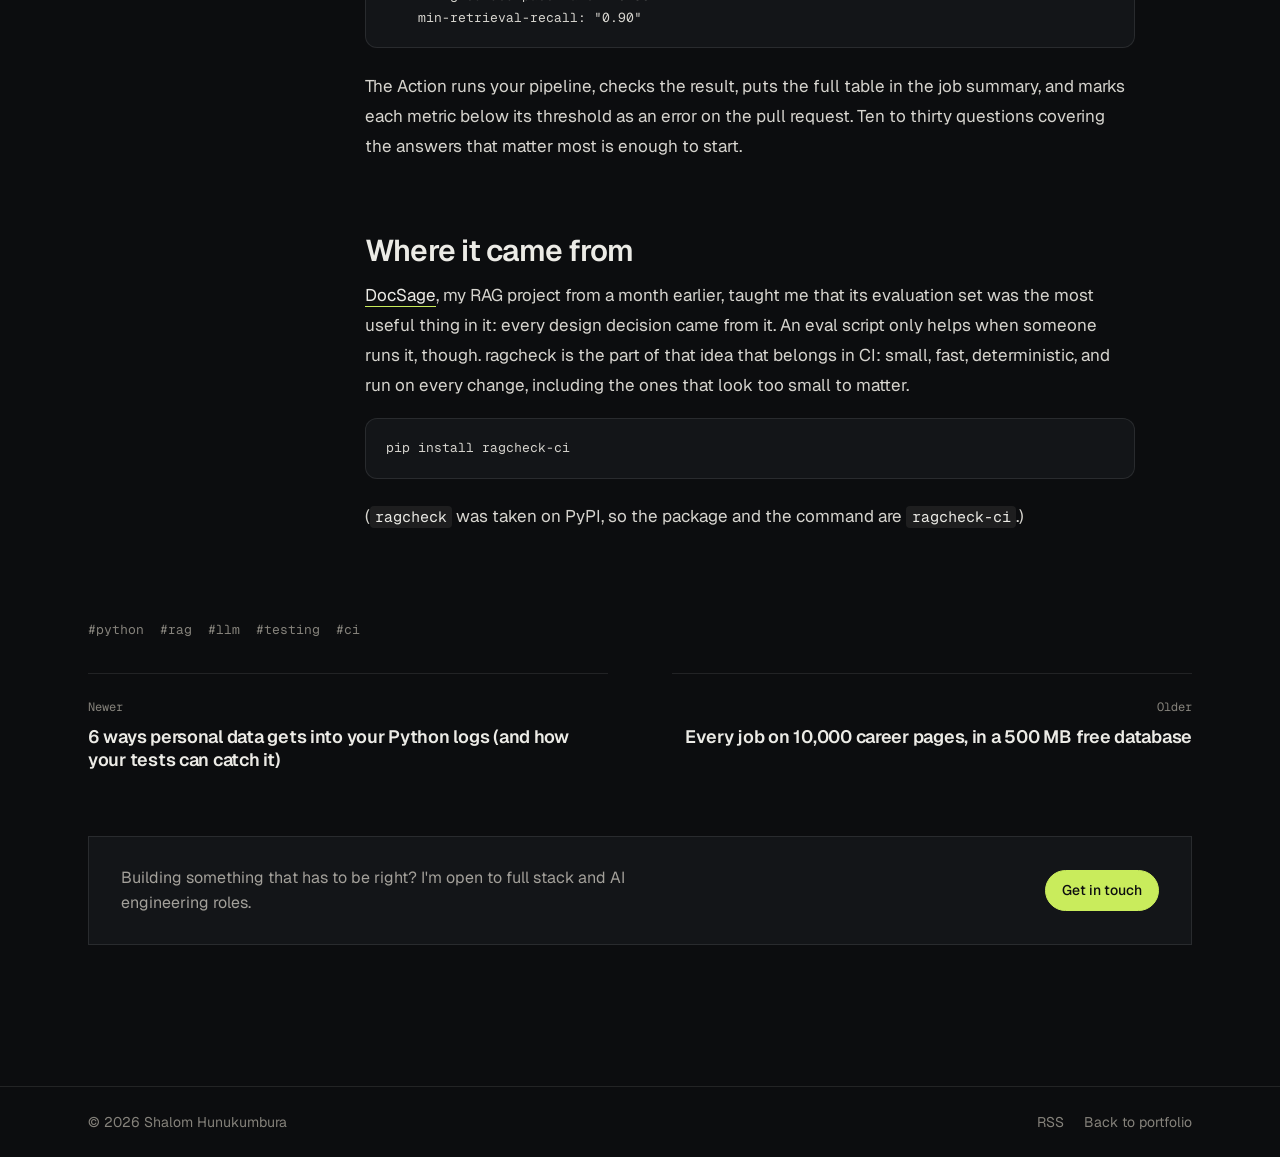
<file: blog/ragcheck.html>
<!doctype html>
<html lang="en">
  <head>
    <meta charset="UTF-8" />
    <meta name="viewport" content="width=device-width, initial-scale=1.0" />
    <meta name="theme-color" content="#0c0d0f" />
    <link rel="icon" href="data:image/svg+xml,%3Csvg xmlns='http://www.w3.org/2000/svg' viewBox='0 0 64 64'%3E%3Crect width='64' height='64' rx='14' fill='%23c9ec5c'/%3E%3Ctext x='32' y='42' font-family='Arial' font-weight='700' font-size='26' text-anchor='middle' fill='%230c0d0f'%3ESH%3C/text%3E%3C/svg%3E" />
    <link rel="alternate" type="application/rss+xml" title="Shalom Hunukumbura, blog" href="https://shalomhunukumbura.github.io/portfolio/blog/feed.xml" />
    <link rel="preconnect" href="https://fonts.googleapis.com" />
    <link rel="preconnect" href="https://fonts.gstatic.com" crossorigin />
    <link
      href="https://fonts.googleapis.com/css2?family=Geist:wght@400;500;600&family=Geist+Mono:wght@400;500&display=swap"
      rel="stylesheet"
    />
    <link rel="stylesheet" href="../home.css" />
    <link rel="stylesheet" href="../blog.css" />
    <script src="../boot.js"></script>
    <title>The pull request that broke four answers out of five, and passed review | Shalom Hunukumbura</title>
    <meta name="description" content="Changes that break a RAG pipeline rarely look dangerous. ragcheck runs yours on questions with known answers and fails CI when the answer, its evidence or the right document stops coming back. No LLM judge, no API key." />
    <meta property="og:type" content="article" />
    <meta property="og:title" content="The pull request that broke four answers out of five, and passed review" />
    <meta property="og:description" content="Changes that break a RAG pipeline rarely look dangerous. ragcheck runs yours on questions with known answers and fails CI when the answer, its evidence or the right document stops coming back. No LLM judge, no API key." />
    <meta property="og:url" content="https://shalomhunukumbura.github.io/portfolio/blog/ragcheck.html" />
    <meta property="article:published_time" content="2026-10-29" />
    <meta name="twitter:card" content="summary" />
    <link rel="canonical" href="https://shalomhunukumbura.github.io/portfolio/blog/ragcheck.html" />
  </head>
  <body>
    <div class="reading-progress" aria-hidden="true"><span></span></div>
    <a class="skip-link" href="#main">Skip to content</a>

    <header class="topbar">
      <div class="wrap topbar-inner">
        <a class="brand" href="../index.html" aria-label="Shalom Hunukumbura, home">
          <span class="brand-mark" aria-hidden="true">SH</span>
          <span class="brand-name">Shalom Hunukumbura</span>
        </a>
        <nav class="site-nav" id="site-nav" aria-label="Primary">
          <a href="../index.html#experience">Experience</a>
          <a href="../index.html#projects">Projects</a>
          <a href="../index.html#skills">Skills</a>
          <a href="https://shalomhunukumbura.github.io/tools/">Tools</a>
          <a href="../blog.html" aria-current="page">Blog</a>
          <a href="../learning-log.html">Learning Log</a>
        </nav>
        <div class="topbar-actions">
          <a class="btn btn-primary btn-sm" href="../index.html#contact">Get in touch</a>
          <button class="menu-btn" type="button" aria-expanded="false" aria-controls="site-nav">Menu</button>
        </div>
      </div>
    </header>

    <main id="main">
      <article class="post">
        <header class="post-head wrap">
          <a class="back-link" href="../blog.html"><span aria-hidden="true">←</span> All posts</a>
          <p class="post-meta">
            <span>AI engineering</span>
            <time datetime="2026-10-29">29 Oct 2026</time>
            <span>4 min read</span>
          </p>
          <h1>The pull request that broke four answers out of five, and passed review</h1>
          <p class="post-lead">Changes that break a RAG pipeline rarely look dangerous. ragcheck runs yours on questions with known answers and fails CI when the answer, its evidence or the right document stops coming back. No LLM judge, no API key.</p>
          <div class="project-box">
            <div>
              <p class="kind">The project</p>
              <p class="project-name">ragcheck <span>CLI and GitHub Action</span></p>
            </div>
            <div class="links">
              <a class="text-link" href="https://github.com/ShalomHunukumbura/ragcheck" target="_blank" rel="noopener noreferrer">GitHub <span aria-hidden="true">↗</span></a>
              <a class="text-link" href="https://pypi.org/project/ragcheck-ci/" target="_blank" rel="noopener noreferrer">PyPI <span aria-hidden="true">↗</span></a>
              <a class="text-link" href="https://github.com/ShalomHunukumbura/ragcheck-demo/pull/1" target="_blank" rel="noopener noreferrer">Demo pull request <span aria-hidden="true">↗</span></a>
            </div>
          </div>
        </header>

        <div class="post-layout wrap">
          <nav class="post-toc" aria-label="On this page">
            <p class="kind">On this page</p>
            <ol>
              <li><a href="#tests-for-what-the-pipeline-says">Tests for what the pipeline says</a></li>
              <li><a href="#three-checks-because-rag-fails-in-three-places">Three checks, because RAG fails in three places</a></li>
              <li><a href="#why-theres-no-llm-judge">Why there’s no LLM judge</a></li>
              <li><a href="#in-a-pull-request">In a pull request</a></li>
              <li><a href="#where-it-came-from">Where it came from</a></li>
            </ol>
          </nav>
          <div class="prose">
<p>Here&rsquo;s a pull request I&rsquo;d approve. A RAG assistant sends every retrieved document to the
model, and that costs tokens, so the change keeps only the first sentence of each document.
Two lines. The diff is obviously correct, the unit tests pass, and retrieval still works.</p>
<p>The assistant stops answering four questions out of five.</p>
<p>The answers were in the second and third sentences. Nothing in the diff says so, nothing in
the tests checks it, and nobody notices until a customer asks how long they have to request
a refund.</p>
<h2 id="tests-for-what-the-pipeline-says">Tests for what the pipeline says</h2>
<p><a href="https://github.com/ShalomHunukumbura/ragcheck" target="_blank" rel="noopener noreferrer">ragcheck</a> is a test for that. You write
down a few questions your users really ask, with what any correct answer must contain:</p>
<pre><code class="language-json">{&quot;id&quot;: &quot;refund-window&quot;, &quot;question&quot;: &quot;How long do customers have to request a refund?&quot;, &quot;answer_contains&quot;: [&quot;30 days&quot;], &quot;relevant_doc_ids&quot;: [&quot;policy-refunds&quot;]}
</code></pre>
<p>Your pipeline answers each one and writes down what it did: the answer, and the chunks it
retrieved, in order. ragcheck checks three things for every question, and fails CI when any
of them drops below its threshold.</p>
<p>Here&rsquo;s the trimming change, run against the example pipeline in the repo:</p>
<pre class="term"><code><span class="t-cmd">$ ragcheck-ci --dataset questions.jsonl --predictions predictions.jsonl --k 3</span>
ragcheck: 5 cases, retrieval cutoff k=3

  Answer pass rate     20.0%  needs 100.0%  below
  Grounded pass rate   20.0%  needs 100.0%  below
  Retrieval recall@3   60.0%  needs 100.0%  below

Cases needing attention:
  refund-window
    missing answer phrase: &quot;30 days&quot;
    missing evidence phrase: &quot;30 days&quot;
  colombo-delivery
    missing answer phrase: &quot;2 working days&quot;
    missing evidence phrase: &quot;2 working days&quot;
    missing relevant docs: shipping-times

RAG checks failed: 3 of 3 metrics below their threshold.</code></pre>
<p>I&rsquo;ve cut two of the four failing cases to keep it short. Without the change, the same run
passes all three metrics at 100% and exits 0. With it, the exit code is 1 and the build
fails. The <a href="https://github.com/ShalomHunukumbura/ragcheck-demo/pull/1" target="_blank" rel="noopener noreferrer">demo pull request</a>
shows the same change failing its check on a real pull request.</p>
<h2 id="three-checks-because-rag-fails-in-three-places">Three checks, because RAG fails in three places</h2>
<ul>
<li><strong>Answer pass rate.</strong> Does the answer contain every required phrase? This is what the
  user sees.</li>
<li><strong>Grounded pass rate.</strong> Does the answer pass, <em>and</em> is every phrase in the retrieved text
  too? An answer that says &ldquo;30 days&rdquo; when the retrieved chunks don&rsquo;t is guessing, or
  remembering. It might be right today. It&rsquo;s not grounded, and it&rsquo;ll drift.</li>
<li><strong>Retrieval recall@k.</strong> Of the documents that should come back, how many are in the top
  <em>k</em>? This one tells you whether retrieval broke, or generation did.</li>
</ul>
<p>Together they point at the broken part. In the output above, <code>refund-window</code> lost its
answer and its evidence, but not its document: the right document still came back, cut
short. <code>colombo-delivery</code> lost the document too. Retrieval matches words, and with only
one sentence left, the shipping page no longer matched the question.</p>
<h2 id="why-theres-no-llm-judge">Why there&rsquo;s no LLM judge</h2>
<p>Most RAG evaluation tools ask another model to grade the answers. That&rsquo;s useful when you&rsquo;re
exploring. It&rsquo;s a poor fit for CI. A model grader costs money on every pull request, needs
an API key in CI, and can give a different grade to the same answer twice. A check that
flickers gets ignored, and then it&rsquo;s worse than none.</p>
<p>ragcheck&rsquo;s checks are phrase matches, case-insensitive, and nothing else. The same inputs
always give the same result, so when it fails, something in your pipeline changed. It has
no dependencies beyond Python 3.10, and the 29 tests run in under a second.</p>
<p>The trade-off is real, and the README says it plainly. A paraphrase fails: &ldquo;one month&rdquo;
doesn&rsquo;t contain &ldquo;30 days&rdquo;. And a long answer can contain the phrase and still say
something wrong. So it&rsquo;s a regression signal, not a judge of correctness. The trick is to
pick phrases any correct answer must contain: numbers, names, the steps of a procedure.
&ldquo;30 days&rdquo; is a good phrase. &ldquo;Refunds are easy&rdquo; isn&rsquo;t.</p>
<h2 id="in-a-pull-request">In a pull request</h2>
<pre><code class="language-yaml">- uses: ShalomHunukumbura/ragcheck@v0
  with:
    dataset: eval/questions.jsonl
    predictions: /tmp/predictions.jsonl
    command: python eval/run_pipeline.py
    min-answer-pass-rate: &quot;0.95&quot;
    min-grounded-pass-rate: &quot;0.95&quot;
    min-retrieval-recall: &quot;0.90&quot;
</code></pre>
<p>The Action runs your pipeline, checks the result, puts the full table in the job summary,
and marks each metric below its threshold as an error on the pull request. Ten to thirty
questions covering the answers that matter most is enough to start.</p>
<h2 id="where-it-came-from">Where it came from</h2>
<p><a href="docsage.html">DocSage</a>, my RAG project from a month earlier, taught me that its evaluation
set was the most useful thing in it: every design decision came from it. An eval script
only helps when someone runs it, though. ragcheck is the part of that idea that belongs in
CI: small, fast, deterministic, and run on every change, including the ones that look too
small to matter.</p>
<pre><code class="language-bash">pip install ragcheck-ci
</code></pre>
<p>(<code>ragcheck</code> was taken on PyPI, so the package and the command are <code>ragcheck-ci</code>.)</p>
          </div>
        </div>

        <footer class="post-foot wrap">
          <p class="post-tags"><span>#python</span><span>#rag</span><span>#llm</span><span>#testing</span><span>#ci</span></p>
          <nav class="post-pager" aria-label="More posts">
            <a class="pager-card" href="log-leak.html">
              <span class="kind">Newer</span>
              <span class="pager-title">6 ways personal data gets into your Python logs (and how your tests can catch it)</span>
            </a>
            <a class="pager-card is-older" href="unlisted.html">
              <span class="kind">Older</span>
              <span class="pager-title">Every job on 10,000 career pages, in a 500 MB free database</span>
            </a>
          </nav>
          <div class="post-cta">
            <p>Building something that has to be right? I'm open to full stack and AI engineering roles.</p>
            <a class="btn btn-primary btn-sm" href="../index.html#contact">Get in touch</a>
          </div>
        </footer>
      </article>
    </main>

    <footer class="footer">
      <div class="wrap footer-inner">
        <span>© 2026 Shalom Hunukumbura</span>
        <span class="footer-links">
          <a href="../blog/feed.xml">RSS</a>
          <a href="../index.html">Back to portfolio</a>
        </span>
      </div>
    </footer>

    <script src="../blog.js"></script>
    <script type="module" src="../home.js"></script>
  </body>
</html>
</file>
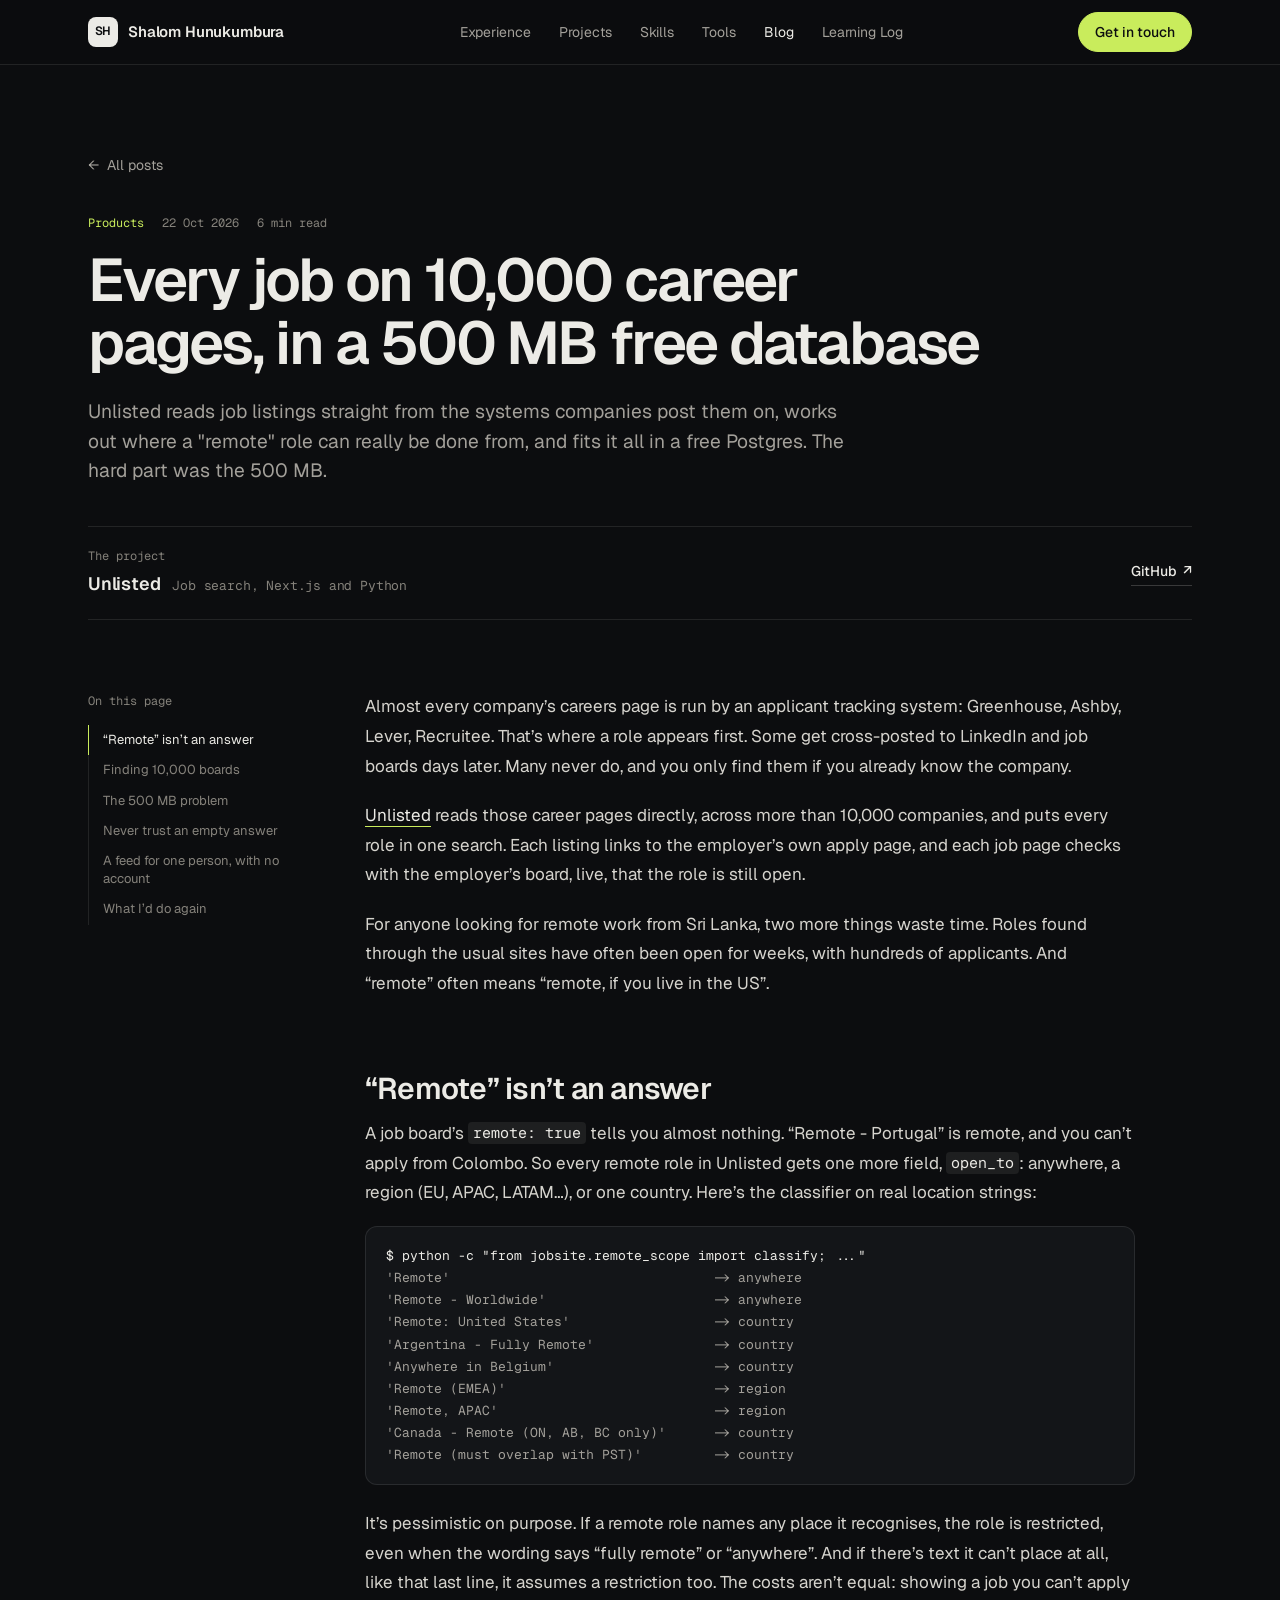
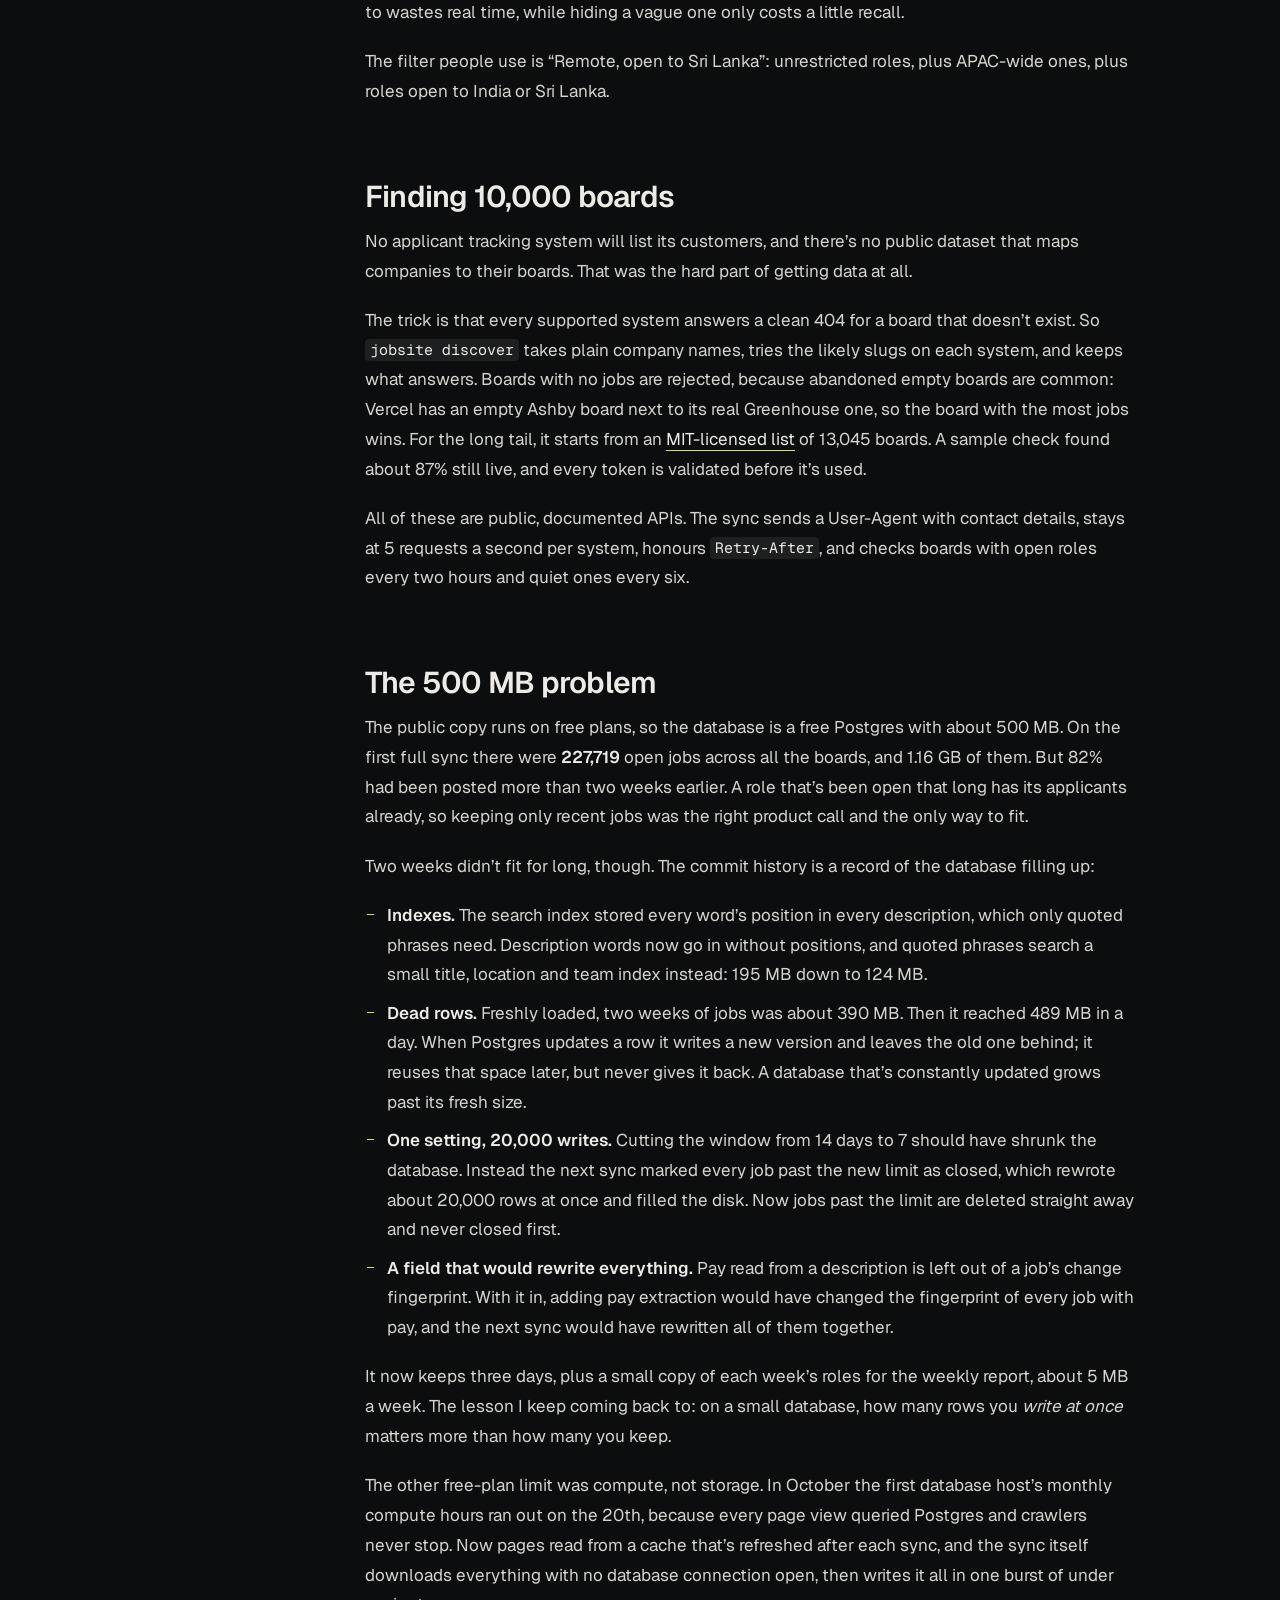
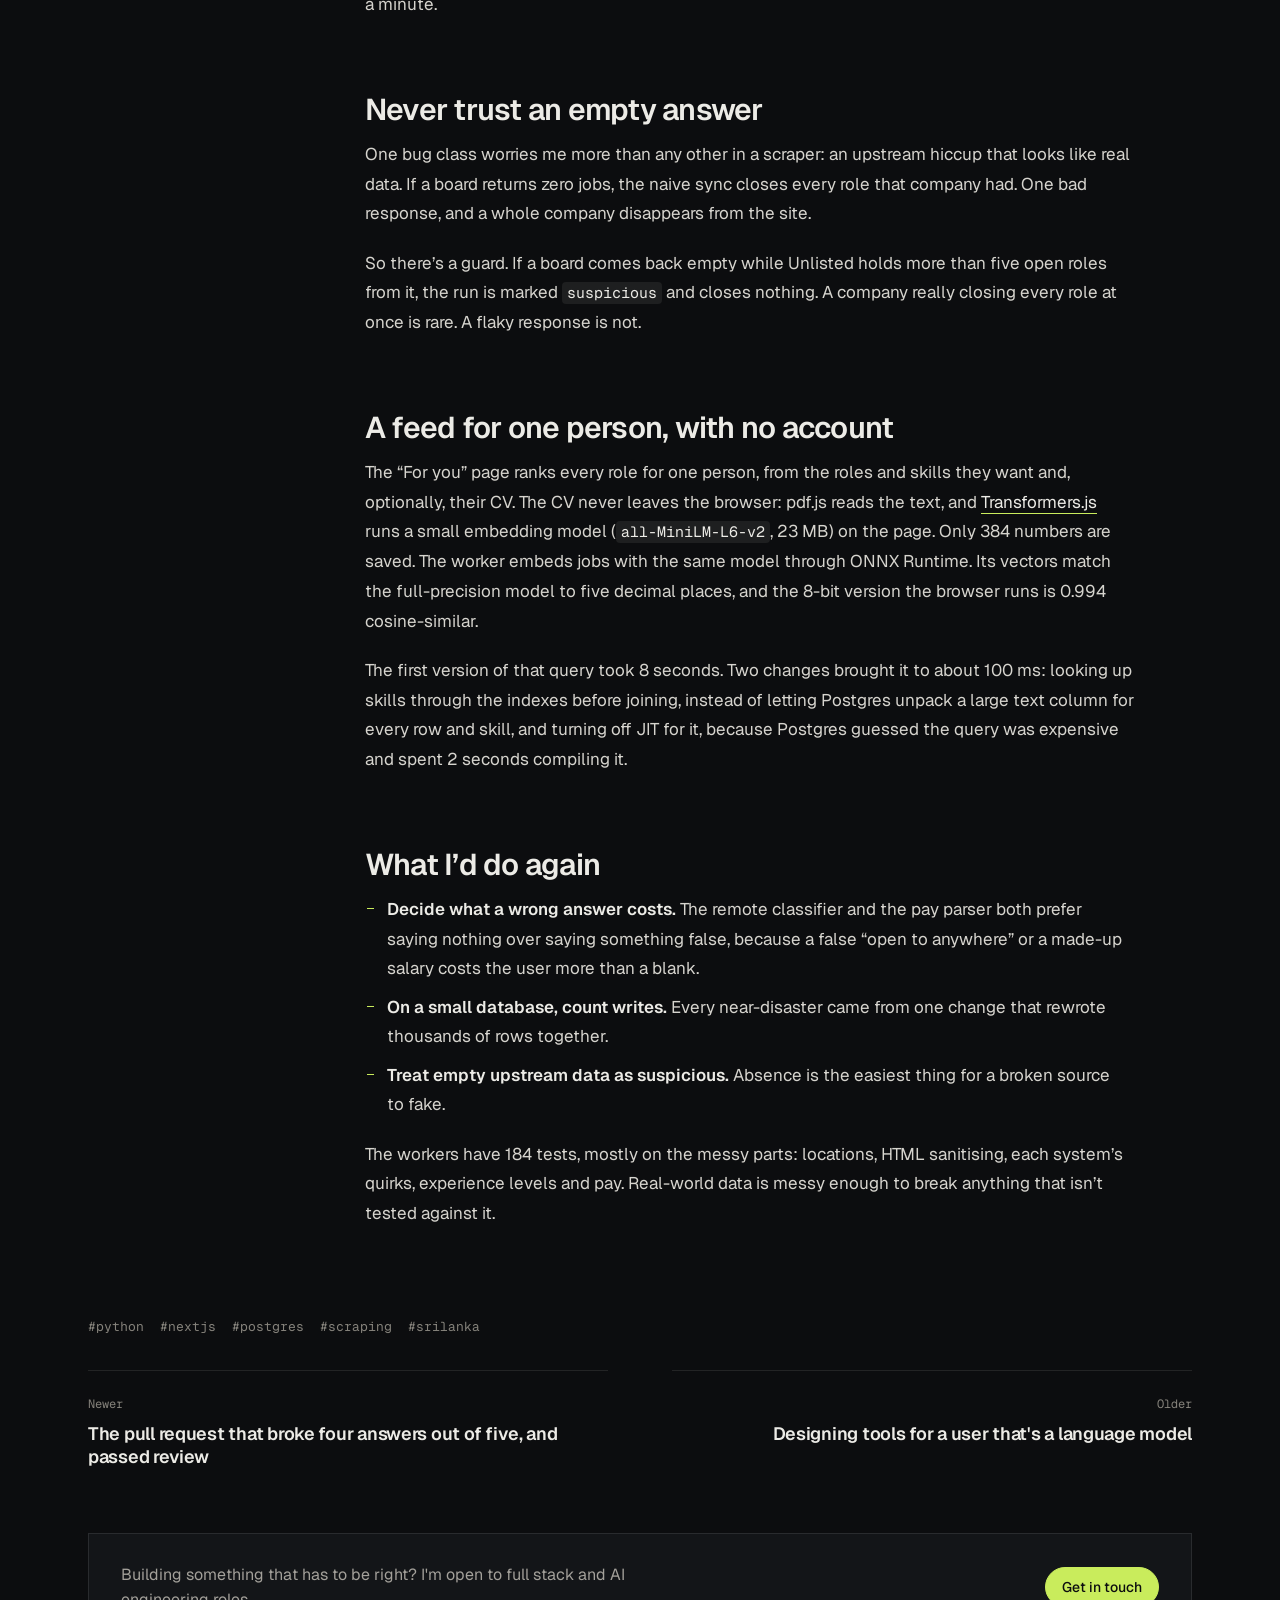
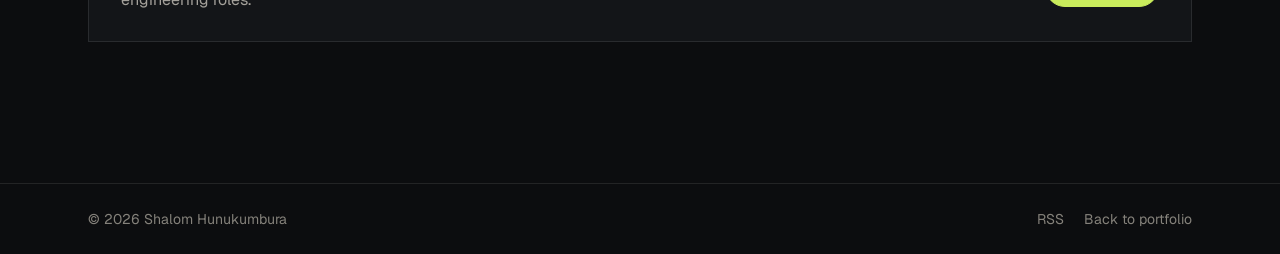
<file: blog/unlisted.html>
<!doctype html>
<html lang="en">
  <head>
    <meta charset="UTF-8" />
    <meta name="viewport" content="width=device-width, initial-scale=1.0" />
    <meta name="theme-color" content="#0c0d0f" />
    <link rel="icon" href="data:image/svg+xml,%3Csvg xmlns='http://www.w3.org/2000/svg' viewBox='0 0 64 64'%3E%3Crect width='64' height='64' rx='14' fill='%23c9ec5c'/%3E%3Ctext x='32' y='42' font-family='Arial' font-weight='700' font-size='26' text-anchor='middle' fill='%230c0d0f'%3ESH%3C/text%3E%3C/svg%3E" />
    <link rel="alternate" type="application/rss+xml" title="Shalom Hunukumbura, blog" href="https://shalomhunukumbura.github.io/portfolio/blog/feed.xml" />
    <link rel="preconnect" href="https://fonts.googleapis.com" />
    <link rel="preconnect" href="https://fonts.gstatic.com" crossorigin />
    <link
      href="https://fonts.googleapis.com/css2?family=Geist:wght@400;500;600&family=Geist+Mono:wght@400;500&display=swap"
      rel="stylesheet"
    />
    <link rel="stylesheet" href="../home.css" />
    <link rel="stylesheet" href="../blog.css" />
    <script src="../boot.js"></script>
    <title>Every job on 10,000 career pages, in a 500 MB free database | Shalom Hunukumbura</title>
    <meta name="description" content="Unlisted reads job listings straight from the systems companies post them on, works out where a &#34;remote&#34; role can really be done from, and fits it all in a free Postgres. The hard part was the 500 MB." />
    <meta property="og:type" content="article" />
    <meta property="og:title" content="Every job on 10,000 career pages, in a 500 MB free database" />
    <meta property="og:description" content="Unlisted reads job listings straight from the systems companies post them on, works out where a &#34;remote&#34; role can really be done from, and fits it all in a free Postgres. The hard part was the 500 MB." />
    <meta property="og:url" content="https://shalomhunukumbura.github.io/portfolio/blog/unlisted.html" />
    <meta property="article:published_time" content="2026-10-22" />
    <meta name="twitter:card" content="summary" />
    <link rel="canonical" href="https://shalomhunukumbura.github.io/portfolio/blog/unlisted.html" />
  </head>
  <body>
    <div class="reading-progress" aria-hidden="true"><span></span></div>
    <a class="skip-link" href="#main">Skip to content</a>

    <header class="topbar">
      <div class="wrap topbar-inner">
        <a class="brand" href="../index.html" aria-label="Shalom Hunukumbura, home">
          <span class="brand-mark" aria-hidden="true">SH</span>
          <span class="brand-name">Shalom Hunukumbura</span>
        </a>
        <nav class="site-nav" id="site-nav" aria-label="Primary">
          <a href="../index.html#experience">Experience</a>
          <a href="../index.html#projects">Projects</a>
          <a href="../index.html#skills">Skills</a>
          <a href="https://shalomhunukumbura.github.io/tools/">Tools</a>
          <a href="../blog.html" aria-current="page">Blog</a>
          <a href="../learning-log.html">Learning Log</a>
        </nav>
        <div class="topbar-actions">
          <a class="btn btn-primary btn-sm" href="../index.html#contact">Get in touch</a>
          <button class="menu-btn" type="button" aria-expanded="false" aria-controls="site-nav">Menu</button>
        </div>
      </div>
    </header>

    <main id="main">
      <article class="post">
        <header class="post-head wrap">
          <a class="back-link" href="../blog.html"><span aria-hidden="true">←</span> All posts</a>
          <p class="post-meta">
            <span>Products</span>
            <time datetime="2026-10-22">22 Oct 2026</time>
            <span>6 min read</span>
          </p>
          <h1>Every job on 10,000 career pages, in a 500 MB free database</h1>
          <p class="post-lead">Unlisted reads job listings straight from the systems companies post them on, works out where a &#34;remote&#34; role can really be done from, and fits it all in a free Postgres. The hard part was the 500 MB.</p>
          <div class="project-box">
            <div>
              <p class="kind">The project</p>
              <p class="project-name">Unlisted <span>Job search, Next.js and Python</span></p>
            </div>
            <div class="links">
              <a class="text-link" href="https://github.com/ShalomHunukumbura/unlisted" target="_blank" rel="noopener noreferrer">GitHub <span aria-hidden="true">↗</span></a>
            </div>
          </div>
        </header>

        <div class="post-layout wrap">
          <nav class="post-toc" aria-label="On this page">
            <p class="kind">On this page</p>
            <ol>
              <li><a href="#remote-isnt-an-answer">“Remote” isn’t an answer</a></li>
              <li><a href="#finding-10000-boards">Finding 10,000 boards</a></li>
              <li><a href="#the-500-mb-problem">The 500 MB problem</a></li>
              <li><a href="#never-trust-an-empty-answer">Never trust an empty answer</a></li>
              <li><a href="#a-feed-for-one-person-with-no-account">A feed for one person, with no account</a></li>
              <li><a href="#what-id-do-again">What I’d do again</a></li>
            </ol>
          </nav>
          <div class="prose">
<p>Almost every company&rsquo;s careers page is run by an applicant tracking system: Greenhouse,
Ashby, Lever, Recruitee. That&rsquo;s where a role appears first. Some get cross-posted to
LinkedIn and job boards days later. Many never do, and you only find them if you already
know the company.</p>
<p><a href="https://github.com/ShalomHunukumbura/unlisted" target="_blank" rel="noopener noreferrer">Unlisted</a> reads those career pages
directly, across more than 10,000 companies, and puts every role in one search. Each listing
links to the employer&rsquo;s own apply page, and each job page checks with the employer&rsquo;s board,
live, that the role is still open.</p>
<p>For anyone looking for remote work from Sri Lanka, two more things waste time. Roles found through
the usual sites have often been open for weeks, with hundreds of applicants. And &ldquo;remote&rdquo;
often means &ldquo;remote, if you live in the US&rdquo;.</p>
<h2 id="remote-isnt-an-answer">&ldquo;Remote&rdquo; isn&rsquo;t an answer</h2>
<p>A job board&rsquo;s <code>remote: true</code> tells you almost nothing. &ldquo;Remote - Portugal&rdquo; is remote, and
you can&rsquo;t apply from Colombo. So every remote role in Unlisted gets one more field,
<code>open_to</code>: anywhere, a region (EU, APAC, LATAM…), or one country. Here&rsquo;s the classifier on
real location strings:</p>
<pre class="term"><code><span class="t-cmd">$ python -c &quot;from jobsite.remote_scope import classify; ...&quot;</span>
'Remote'                                 -&gt; anywhere
'Remote - Worldwide'                     -&gt; anywhere
'Remote: United States'                  -&gt; country
'Argentina - Fully Remote'               -&gt; country
'Anywhere in Belgium'                    -&gt; country
'Remote (EMEA)'                          -&gt; region
'Remote, APAC'                           -&gt; region
'Canada - Remote (ON, AB, BC only)'      -&gt; country
'Remote (must overlap with PST)'         -&gt; country</code></pre>
<p>It&rsquo;s pessimistic on purpose. If a remote role names any place it recognises, the role is
restricted, even when the wording says &ldquo;fully remote&rdquo; or &ldquo;anywhere&rdquo;. And if there&rsquo;s text it
can&rsquo;t place at all, like that last line, it assumes a restriction too. The costs aren&rsquo;t
equal: showing a job you can&rsquo;t apply to wastes real time, while hiding a vague one only costs a
little recall.</p>
<p>The filter people use is &ldquo;Remote, open to Sri Lanka&rdquo;: unrestricted roles, plus APAC-wide
ones, plus roles open to India or Sri Lanka.</p>
<h2 id="finding-10000-boards">Finding 10,000 boards</h2>
<p>No applicant tracking system will list its customers, and there&rsquo;s no public dataset that
maps companies to their boards. That was the hard part of getting data at all.</p>
<p>The trick is that every supported system answers a clean 404 for a board that doesn&rsquo;t
exist. So <code>jobsite discover</code> takes plain company names, tries the likely slugs on each
system, and keeps what answers. Boards with no jobs are rejected, because abandoned empty
boards are common: Vercel has an empty Ashby board next to its real Greenhouse one, so the
board with the most jobs wins. For the long tail, it starts from an
<a href="https://github.com/kalil0321/ats-scrapers" target="_blank" rel="noopener noreferrer">MIT-licensed list</a> of 13,045 boards. A sample
check found about 87% still live, and every token is validated before it&rsquo;s used.</p>
<p>All of these are public, documented APIs. The sync sends a User-Agent with contact details,
stays at 5 requests a second per system, honours <code>Retry-After</code>, and checks boards with
open roles every two hours and quiet ones every six.</p>
<h2 id="the-500-mb-problem">The 500 MB problem</h2>
<p>The public copy runs on free plans, so the database is a free Postgres with about 500 MB.
On the first full sync there were <strong>227,719</strong> open jobs across all the boards, and 1.16 GB
of them. But 82% had been posted more than two weeks earlier. A role that&rsquo;s been open
that long has its applicants already, so keeping only recent jobs was the right product
call and the only way to fit.</p>
<p>Two weeks didn&rsquo;t fit for long, though. The commit history is a record of the database
filling up:</p>
<ul>
<li><strong>Indexes.</strong> The search index stored every word&rsquo;s position in every description, which
  only quoted phrases need. Description words now go in without positions, and quoted
  phrases search a small title, location and team index instead: 195 MB down to 124 MB.</li>
<li><strong>Dead rows.</strong> Freshly loaded, two weeks of jobs was about 390 MB. Then it reached
  489 MB in a day. When Postgres updates a row it writes a new version and leaves the old
  one behind; it reuses that space later, but never gives it back. A database that&rsquo;s
  constantly updated grows past its fresh size.</li>
<li><strong>One setting, 20,000 writes.</strong> Cutting the window from 14 days to 7 should have shrunk
  the database. Instead the next sync marked every job past the new limit as closed, which
  rewrote about 20,000 rows at once and filled the disk. Now jobs past the limit are
  deleted straight away and never closed first.</li>
<li><strong>A field that would rewrite everything.</strong> Pay read from a description is left out of a
  job&rsquo;s change fingerprint. With it in, adding pay extraction would have changed the
  fingerprint of every job with pay, and the next sync would have rewritten all of them
  together.</li>
</ul>
<p>It now keeps three days, plus a small copy of each week&rsquo;s roles for the weekly report,
about 5 MB a week. The lesson I keep coming back to: on a small database, how many rows
you <em>write at once</em> matters more than how many you keep.</p>
<p>The other free-plan limit was compute, not storage. In October the first database host&rsquo;s
monthly compute hours ran out on the 20th, because every page view queried Postgres and
crawlers never stop. Now pages read from a cache that&rsquo;s refreshed after each sync, and the sync
itself downloads everything with no database connection open, then writes it all in one
burst of under a minute.</p>
<h2 id="never-trust-an-empty-answer">Never trust an empty answer</h2>
<p>One bug class worries me more than any other in a scraper: an upstream hiccup that looks
like real data. If a board returns zero jobs, the naive sync closes every role that
company had. One bad response, and a whole company disappears from the site.</p>
<p>So there&rsquo;s a guard. If a board comes back empty while Unlisted holds more than five open
roles from it, the run is marked <code>suspicious</code> and closes nothing. A company really closing
every role at once is rare. A flaky response is not.</p>
<h2 id="a-feed-for-one-person-with-no-account">A feed for one person, with no account</h2>
<p>The &ldquo;For you&rdquo; page ranks every role for one person, from the roles and skills they want
and, optionally, their CV. The CV never leaves the browser: pdf.js reads the text, and
<a href="https://huggingface.co/docs/transformers.js" target="_blank" rel="noopener noreferrer">Transformers.js</a> runs a small embedding model
(<code>all-MiniLM-L6-v2</code>, 23 MB) on the page. Only 384 numbers are saved. The worker embeds
jobs with the same model through ONNX Runtime. Its vectors match the full-precision model
to five decimal places, and the 8-bit version the browser runs is 0.994 cosine-similar.</p>
<p>The first version of that query took 8 seconds. Two changes brought it to about 100 ms:
looking up skills through the indexes before joining, instead of letting Postgres unpack a
large text column for every row and skill, and turning off JIT for it, because Postgres
guessed the query was expensive and spent 2 seconds compiling it.</p>
<h2 id="what-id-do-again">What I&rsquo;d do again</h2>
<ul>
<li><strong>Decide what a wrong answer costs.</strong> The remote classifier and the pay parser both
  prefer saying nothing over saying something false, because a false &ldquo;open to anywhere&rdquo; or
  a made-up salary costs the user more than a blank.</li>
<li><strong>On a small database, count writes.</strong> Every near-disaster came from one change that
  rewrote thousands of rows together.</li>
<li><strong>Treat empty upstream data as suspicious.</strong> Absence is the easiest thing for a broken
  source to fake.</li>
</ul>
<p>The workers have 184 tests, mostly on the messy parts: locations, HTML sanitising, each
system&rsquo;s quirks, experience levels and pay. Real-world data is messy enough to break
anything that isn&rsquo;t tested against it.</p>
          </div>
        </div>

        <footer class="post-foot wrap">
          <p class="post-tags"><span>#python</span><span>#nextjs</span><span>#postgres</span><span>#scraping</span><span>#srilanka</span></p>
          <nav class="post-pager" aria-label="More posts">
            <a class="pager-card" href="ragcheck.html">
              <span class="kind">Newer</span>
              <span class="pager-title">The pull request that broke four answers out of five, and passed review</span>
            </a>
            <a class="pager-card is-older" href="lk-tax-mcp.html">
              <span class="kind">Older</span>
              <span class="pager-title">Designing tools for a user that&#39;s a language model</span>
            </a>
          </nav>
          <div class="post-cta">
            <p>Building something that has to be right? I'm open to full stack and AI engineering roles.</p>
            <a class="btn btn-primary btn-sm" href="../index.html#contact">Get in touch</a>
          </div>
        </footer>
      </article>
    </main>

    <footer class="footer">
      <div class="wrap footer-inner">
        <span>© 2026 Shalom Hunukumbura</span>
        <span class="footer-links">
          <a href="../blog/feed.xml">RSS</a>
          <a href="../index.html">Back to portfolio</a>
        </span>
      </div>
    </footer>

    <script src="../blog.js"></script>
    <script type="module" src="../home.js"></script>
  </body>
</html>
</file>
<file: home.css>
/* ==========================================================================
   Shalom Hunukumbura, portfolio home
   Shape rule: buttons are pills, media frames are 12px, everything else is square.
   Z-index scale: skip link 100, top bar 50, content 1, hero stage 0.
   ========================================================================== */

:root {
  --bg: #0c0d0f;
  --bg-2: #131518;
  --line: rgba(236, 235, 230, 0.1);
  --line-2: rgba(236, 235, 230, 0.2);
  --text: #ecebe6;
  --muted: #a3a09a; /* 7.6:1 on --bg */
  --dim: #85827b; /* 5.1:1 on --bg */
  --accent: #c9ec5c;
  --accent-ink: #0c0d0f;

  --font-sans: "Geist", ui-sans-serif, system-ui, -apple-system, "Segoe UI", sans-serif;
  --font-mono: "Geist Mono", ui-monospace, "SFMono-Regular", Menlo, monospace;

  --gutter: clamp(16px, 4vw, 48px);
  --max: 1200px;
  --radius: 12px;
  --ease: cubic-bezier(0.16, 1, 0.3, 1);

  color-scheme: dark;
}

*,
*::before,
*::after {
  box-sizing: border-box;
}

html {
  -webkit-text-size-adjust: 100%;
  scroll-behavior: smooth;
  scroll-padding-top: 80px;
}

body {
  margin: 0;
  background: var(--bg);
  color: var(--text);
  font-family: var(--font-sans);
  font-size: 16px;
  line-height: 1.6;
  -webkit-font-smoothing: antialiased;
  -moz-osx-font-smoothing: grayscale;
  overflow-x: clip;
}

::selection {
  background: var(--accent);
  color: var(--accent-ink);
}

a {
  color: inherit;
  text-decoration: none;
}

ul,
dl,
dd {
  margin: 0;
  padding: 0;
  list-style: none;
}

h1,
h2,
h3,
p {
  margin: 0;
}

img {
  display: block;
  max-width: 100%;
  height: auto;
}

code {
  font-family: var(--font-mono);
  font-size: 0.88em;
  padding: 0.1em 0.35em;
  border-radius: 4px;
  background: rgba(236, 235, 230, 0.08);
  color: var(--text);
}

:focus-visible {
  outline: 2px solid var(--accent);
  outline-offset: 3px;
  border-radius: 4px;
}

.skip-link {
  position: fixed;
  top: 12px;
  left: 12px;
  z-index: 100;
  padding: 10px 16px;
  border-radius: 999px;
  background: var(--accent);
  color: var(--accent-ink);
  font-weight: 600;
  transform: translateY(-200%);
  transition: transform 0.3s var(--ease);
}

.skip-link:focus {
  transform: none;
}

.wrap {
  width: 100%;
  max-width: var(--max);
  margin: 0 auto;
  padding: 0 var(--gutter);
}

/* ---------- Buttons and links ---------- */

.btn {
  display: inline-flex;
  align-items: center;
  justify-content: center;
  gap: 8px;
  padding: 12px 22px;
  border: 1px solid var(--line-2);
  border-radius: 999px;
  font-size: 15px;
  font-weight: 500;
  white-space: nowrap;
  transition:
    border-color 0.2s,
    background-color 0.2s,
    transform 0.2s var(--ease);
}

.btn:hover {
  border-color: var(--text);
}

.btn:active {
  transform: scale(0.98);
}

.btn-primary {
  background: var(--accent);
  border-color: var(--accent);
  color: var(--accent-ink);
}

.btn-primary:hover {
  background: #d8f47c;
  border-color: #d8f47c;
}

.btn-sm {
  padding: 8px 16px;
  font-size: 14px;
}

.text-link {
  display: inline-flex;
  align-items: center;
  gap: 6px;
  padding-bottom: 2px;
  border-bottom: 1px solid var(--line-2);
  color: var(--text);
  font-size: 14px;
  font-weight: 500;
  transition:
    color 0.2s,
    border-color 0.2s;
}

.text-link:hover {
  color: var(--accent);
  border-color: var(--accent);
}

/* ---------- Top bar ---------- */

.topbar {
  position: fixed;
  inset: 0 0 auto;
  z-index: 50;
  border-bottom: 1px solid transparent;
  transition:
    background-color 0.3s,
    border-color 0.3s;
}

.topbar.is-scrolled,
.topbar.is-open {
  background: rgba(12, 13, 15, 0.86);
  -webkit-backdrop-filter: blur(12px);
  backdrop-filter: blur(12px);
  border-bottom-color: var(--line);
}

.topbar-inner {
  position: relative;
  display: flex;
  align-items: center;
  justify-content: space-between;
  gap: 24px;
  height: 64px;
}

.brand {
  display: inline-flex;
  align-items: center;
  gap: 10px;
  font-weight: 600;
  letter-spacing: -0.01em;
}

.brand-mark {
  display: grid;
  place-items: center;
  width: 30px;
  height: 30px;
  border-radius: 8px;
  background: var(--text);
  color: var(--bg);
  font-size: 12px;
  font-weight: 600;
}

.brand-name {
  font-size: 15px;
}

.site-nav {
  display: flex;
  align-items: center;
  gap: 28px;
}

.site-nav a {
  color: var(--muted);
  font-size: 14px;
  transition: color 0.2s;
}

.site-nav a:hover,
.site-nav a.is-active {
  color: var(--text);
}

.topbar-actions {
  display: flex;
  align-items: center;
  gap: 8px;
}

.menu-btn {
  display: none;
  padding: 8px 14px;
  border: 1px solid var(--line-2);
  border-radius: 999px;
  background: transparent;
  color: var(--text);
  font: 500 14px/1.2 var(--font-sans);
  cursor: pointer;
}

/* ---------- Hero ---------- */

.hero {
  position: relative;
  display: flex;
  align-items: center;
  min-height: min(100dvh, 900px);
  padding: 96px 0 64px;
  overflow: hidden;
}

.hero-stage {
  position: absolute;
  inset: 0;
  z-index: 0;
  pointer-events: none;
}

.hero-stage canvas {
  display: block;
  width: 100%;
  height: 100%;
}

.hero-inner {
  position: relative;
  z-index: 1;
}

.hero-copy {
  max-width: 680px;
}

.hero-eyebrow {
  margin-bottom: 24px;
  color: var(--muted);
  font-family: var(--font-mono);
  font-size: 13px;
}

.hero h1 {
  font-size: clamp(38px, 5vw, 64px);
  line-height: 1.04;
  letter-spacing: -0.035em;
  font-weight: 600;
  text-wrap: pretty;
}

.hero-lead {
  max-width: 520px;
  margin-top: 24px;
  color: var(--muted);
  font-size: clamp(17px, 1.4vw, 19px);
  line-height: 1.55;
}

.hero-actions {
  display: flex;
  flex-wrap: wrap;
  gap: 12px;
  margin-top: 36px;
}

/* ---------- Summary ---------- */

.summary {
  display: grid;
  grid-template-columns: repeat(2, minmax(0, 1fr));
  gap: 32px clamp(32px, 5vw, 64px);
  padding-top: 32px;
  border-top: 1px solid var(--line);
}

.summary-item {
  display: grid;
  grid-template-columns: 120px minmax(0, 1fr);
  gap: 16px;
}

.summary dt {
  padding-top: 3px;
  color: var(--dim);
  font-family: var(--font-mono);
  font-size: 13px;
}

.summary dd {
  max-width: 46ch;
  color: var(--text);
  font-size: 17px;
  line-height: 1.55;
}

.inline-link {
  border-bottom: 1px solid var(--line-2);
  transition:
    color 0.2s,
    border-color 0.2s;
}

.inline-link:hover {
  color: var(--accent);
  border-color: var(--accent);
}

/* ---------- Sections ---------- */

.section {
  padding-top: clamp(88px, 11vw, 144px);
}

.section-head {
  margin-bottom: clamp(32px, 4vw, 48px);
}

.section-title {
  font-size: clamp(28px, 3vw, 38px);
  line-height: 1.15;
  letter-spacing: -0.03em;
  font-weight: 600;
}

.section-intro {
  max-width: 60ch;
  margin-top: 12px;
  color: var(--muted);
  font-size: 17px;
}

.stack {
  margin-top: 20px;
  color: var(--dim);
  font-family: var(--font-mono);
  font-size: 13px;
  line-height: 1.6;
}

/* ---------- Experience ---------- */

.job {
  display: grid;
  grid-template-columns: 240px minmax(0, 1fr);
  gap: 48px;
  padding: 40px 0;
  border-top: 1px solid var(--line);
}

.job:last-child {
  padding-bottom: 0;
}

.job-company {
  font-weight: 500;
}

.job-date {
  margin-top: 4px;
  color: var(--muted);
  font-family: var(--font-mono);
  font-size: 13px;
}

.job h3 {
  font-size: clamp(20px, 1.8vw, 23px);
  line-height: 1.3;
  letter-spacing: -0.02em;
  font-weight: 600;
}

.job-product {
  margin-top: 4px;
  margin-bottom: 20px;
  color: var(--muted);
  font-size: 15px;
}

.sub-head {
  margin: 24px 0 10px;
  font-size: 15px;
  font-weight: 500;
}

.sub-head span {
  display: block;
  color: var(--muted);
  font-weight: 400;
}

.bullets {
  display: grid;
  gap: 10px;
  max-width: 72ch;
}

.bullets li {
  position: relative;
  padding-left: 20px;
  color: var(--muted);
  font-size: 15.5px;
}

.bullets li::before {
  content: "";
  position: absolute;
  left: 0;
  top: 0.78em;
  width: 8px;
  height: 1px;
  background: var(--dim);
}

.bullets strong {
  color: var(--text);
  font-weight: 500;
}

/* ---------- Projects ---------- */

.feature {
  display: grid;
  grid-template-columns: minmax(0, 7fr) minmax(0, 5fr);
  gap: clamp(32px, 5vw, 64px);
  align-items: center;
  padding: 40px 0;
  border-top: 1px solid var(--line);
}

.feature.is-flipped .feature-media {
  order: 2;
}

.feature-media {
  display: block;
  overflow: hidden;
  border: 1px solid var(--line);
  border-radius: var(--radius);
  background: #f6f6f3;
}

.feature-media img {
  width: 100%;
  aspect-ratio: 20 / 13;
  object-fit: cover;
  object-position: top;
  transition: transform 0.6s var(--ease);
}

.feature-media:hover img {
  transform: scale(1.02);
}

.kind {
  color: var(--dim);
  font-family: var(--font-mono);
  font-size: 12px;
}

.feature h3 {
  margin-top: 10px;
  font-size: clamp(26px, 2.6vw, 34px);
  line-height: 1.1;
  letter-spacing: -0.03em;
  font-weight: 600;
}

.kicker {
  margin-top: 6px;
  color: var(--text);
  font-size: 15px;
}

.desc {
  margin-top: 14px;
  color: var(--muted);
  font-size: 15px;
  line-height: 1.65;
}

.links {
  display: flex;
  flex-wrap: wrap;
  gap: 10px 22px;
  margin-top: 22px;
}

.works {
  display: grid;
  grid-template-columns: repeat(2, minmax(0, 1fr));
  gap: 0 clamp(32px, 5vw, 64px);
  margin-top: 16px;
}

.work {
  padding: 32px 0;
  border-top: 1px solid var(--line);
}

.work-head {
  display: flex;
  flex-wrap: wrap;
  align-items: baseline;
  justify-content: space-between;
  gap: 4px 16px;
}

.work h3 {
  font-size: 22px;
  line-height: 1.2;
  letter-spacing: -0.02em;
  font-weight: 600;
}

.more-projects {
  margin-top: 24px;
  line-height: 1.9;
  color: var(--muted);
  font-size: 15px;
}

.more-projects a {
  color: var(--text);
  border-bottom: 1px solid var(--line-2);
  transition:
    color 0.2s,
    border-color 0.2s;
}

.more-projects a:hover {
  color: var(--accent);
  border-color: var(--accent);
}

/* ---------- Skills ---------- */

.skills {
  display: grid;
  grid-template-columns: repeat(3, minmax(0, 1fr));
  gap: 40px clamp(32px, 5vw, 64px);
  padding-top: 32px;
  border-top: 1px solid var(--line);
}

.skill h3 {
  margin-bottom: 10px;
  font-size: 15px;
  font-weight: 600;
}

.skill ul {
  color: var(--muted);
  font-size: 15px;
  line-height: 1.7;
}

.skill li {
  display: inline;
}

.skill li:not(:last-child)::after {
  content: ", ";
}

/* ---------- Education + log ---------- */

.duo {
  display: grid;
  grid-template-columns: repeat(2, minmax(0, 1fr));
  gap: clamp(40px, 5vw, 64px);
}

.duo-col {
  padding-top: 32px;
  border-top: 1px solid var(--line);
}

.duo-col .section-title {
  margin-bottom: 24px;
}

.edu h3 {
  font-size: 17px;
  line-height: 1.35;
  font-weight: 600;
}

.edu p {
  margin-top: 2px;
  color: var(--muted);
  font-size: 15px;
}

.edu + .edu {
  margin-top: 20px;
}

.log-text {
  max-width: 48ch;
  margin-bottom: 20px;
  color: var(--muted);
  font-size: 15px;
}

/* ---------- Contact ---------- */

.contact {
  padding-bottom: clamp(88px, 11vw, 144px);
}

.contact-inner {
  padding-top: clamp(48px, 6vw, 72px);
  border-top: 1px solid var(--line);
}

.contact-title {
  max-width: 16ch;
  font-size: clamp(34px, 4.6vw, 58px);
  line-height: 1.06;
  letter-spacing: -0.035em;
  font-weight: 600;
  text-wrap: balance;
}

.contact-sub {
  margin-top: 20px;
  color: var(--muted);
  font-size: 17px;
}

.contact-mail {
  display: inline-block;
  margin-top: 32px;
  padding-bottom: 4px;
  border-bottom: 1px solid var(--accent);
  font-size: clamp(20px, 2.4vw, 28px);
  font-weight: 500;
  letter-spacing: -0.02em;
  overflow-wrap: anywhere;
  transition: color 0.2s;
}

.contact-mail:hover {
  color: var(--accent);
}

.contact-links {
  display: flex;
  flex-wrap: wrap;
  gap: 12px 28px;
  margin-top: 32px;
}

/* ---------- Footer ---------- */

.footer {
  border-top: 1px solid var(--line);
}

.footer-inner {
  display: flex;
  flex-wrap: wrap;
  justify-content: space-between;
  gap: 12px;
  padding-block: 24px;
  color: var(--dim);
  font-size: 14px;
}

.footer a:hover {
  color: var(--text);
}

/* ---------- Inner pages (Learning Log) ---------- */

.site-nav a[aria-current="page"] {
  color: var(--text);
}

.page-head {
  padding-top: clamp(120px, 14vw, 168px);
}

.page-head h1 {
  font-size: clamp(40px, 5vw, 64px);
  line-height: 1.04;
  letter-spacing: -0.035em;
  font-weight: 600;
}

.page-lead {
  max-width: 56ch;
  margin-top: 20px;
  color: var(--muted);
  font-size: clamp(17px, 1.4vw, 19px);
}

.log-totals {
  margin-top: 16px;
  color: var(--dim);
  font-family: var(--font-mono);
  font-size: 13px;
}

.log-section {
  padding-top: clamp(48px, 6vw, 72px);
  padding-bottom: clamp(88px, 11vw, 144px);
}

.log-entry {
  border-top: 1px solid var(--line);
}

.log-entry:last-child {
  border-bottom: 1px solid var(--line);
}

.log-summary {
  display: grid;
  grid-template-columns: minmax(0, 1fr) auto auto;
  align-items: baseline;
  gap: 16px;
  padding: 24px 0;
  cursor: pointer;
  list-style: none;
}

.log-summary::-webkit-details-marker {
  display: none;
}

.log-summary h3 {
  font-size: clamp(20px, 2vw, 24px);
  letter-spacing: -0.02em;
  font-weight: 600;
}

.log-counts {
  color: var(--dim);
  font-family: var(--font-mono);
  font-size: 13px;
}

.log-toggle {
  position: relative;
  width: 12px;
  height: 12px;
  align-self: center;
}

.log-toggle::before,
.log-toggle::after {
  content: "";
  position: absolute;
  left: 0;
  top: 50%;
  width: 12px;
  height: 1.5px;
  background: var(--muted);
  transition: transform 0.25s var(--ease);
}

.log-toggle::after {
  transform: rotate(90deg);
}

.log-entry[open] .log-toggle::after {
  transform: rotate(0deg);
}

.log-summary:hover h3 {
  color: var(--accent);
}

.log-content {
  display: grid;
  grid-template-columns: repeat(2, minmax(0, 1fr));
  gap: 32px clamp(32px, 5vw, 64px);
  padding: 8px 0 40px;
}

.log-title {
  margin-bottom: 12px;
  font-size: 15px;
  font-weight: 600;
}

.log-list {
  display: grid;
  gap: 12px;
}

.log-list li {
  position: relative;
  padding-left: 20px;
  color: var(--muted);
  font-size: 15px;
}

.log-list li::before {
  content: "";
  position: absolute;
  left: 0;
  top: 0.8em;
  width: 8px;
  height: 1px;
  background: var(--dim);
}

.log-list strong {
  color: var(--text);
  font-weight: 500;
}

.log-list a {
  color: var(--text);
  border-bottom: 1px solid var(--line-2);
  transition:
    color 0.2s,
    border-color 0.2s;
}

.log-list a:hover {
  color: var(--accent);
  border-color: var(--accent);
}

.log-author {
  color: var(--muted);
}

.log-note {
  display: block;
  margin-top: 2px;
  color: var(--dim);
  font-size: 14px;
}

.log-none,
.log-empty {
  color: var(--dim);
  font-size: 15px;
}

.admin {
  margin-top: 48px;
  padding: 24px;
  border: 1px solid var(--line);
  border-radius: var(--radius);
  background: var(--bg-2);
}

.admin-heading {
  margin-bottom: 16px;
  font-size: 18px;
  font-weight: 600;
}

.admin-toolbar {
  display: flex;
  flex-wrap: wrap;
  gap: 8px;
  margin: 12px 0;
}

.admin .btn {
  background: transparent;
  color: var(--text);
  font-family: inherit;
  cursor: pointer;
}

.admin .btn-primary {
  background: var(--accent);
  color: var(--accent-ink);
}

.admin-note,
#admin-status {
  color: var(--muted);
  font-size: 14px;
}

.admin-label {
  display: block;
  margin-top: 12px;
  font-size: 14px;
  font-weight: 500;
}

#admin-json-editor {
  width: 100%;
  min-height: 320px;
  margin-top: 8px;
  padding: 12px;
  border: 1px solid var(--line-2);
  border-radius: 8px;
  background: var(--bg);
  color: var(--text);
  font: 13px/1.6 var(--font-mono);
}

.admin-error {
  color: #f19a8f;
}

.admin-success {
  color: var(--accent);
}

/* ---------- Motion (all of it opts in; reduced motion gets a static page) ---------- */

@media (prefers-reduced-motion: no-preference) {
  .hero-copy > * {
    animation: rise 0.9s var(--ease) both;
  }

  .hero-copy > :nth-child(2) {
    animation-delay: 0.08s;
  }

  .hero-copy > :nth-child(3) {
    animation-delay: 0.16s;
  }

  .hero-copy > :nth-child(4) {
    animation-delay: 0.24s;
  }

  .hero-stage {
    animation: fade 1.6s var(--ease) 0.1s both;
  }

  .js [data-reveal] {
    opacity: 0;
    transform: translateY(16px);
    transition:
      opacity 0.8s var(--ease),
      transform 0.8s var(--ease);
  }

  .js [data-reveal].is-in {
    opacity: 1;
    transform: none;
  }
}

@keyframes rise {
  from {
    opacity: 0;
    transform: translateY(14px);
  }
}

@keyframes fade {
  from {
    opacity: 0;
  }
}

@media (prefers-reduced-motion: reduce) {
  html {
    scroll-behavior: auto;
  }

  *,
  *::before,
  *::after {
    transition-duration: 0.01ms !important;
  }
}

/* ---------- Responsive ---------- */

.site-nav a,
.brand-name {
  white-space: nowrap;
}

/* Six links fit beside the full name above 1040px; between that and the menu
   breakpoint, the mark alone stands for the name. */
@media (max-width: 1040px) {
  .site-nav {
    gap: 22px;
  }

  .brand-name {
    display: none;
  }
}

@media (max-width: 1100px) {
  .hero-copy {
    max-width: 560px;
  }
}

@media (max-width: 960px) {
  .job {
    grid-template-columns: 1fr;
    gap: 16px;
  }

  .feature,
  .feature.is-flipped {
    grid-template-columns: 1fr;
    gap: 28px;
  }

  .feature.is-flipped .feature-media {
    order: 0;
  }

  .skills {
    grid-template-columns: repeat(2, minmax(0, 1fr));
  }
}

@media (max-width: 860px) {
  .menu-btn {
    display: inline-flex;
  }

  .site-nav {
    position: absolute;
    top: calc(100% + 1px);
    left: 0;
    right: 0;
    display: none;
    flex-direction: column;
    align-items: stretch;
    gap: 0;
    padding: 8px var(--gutter) 16px;
    background: rgba(12, 13, 15, 0.97);
    border-bottom: 1px solid var(--line);
  }

  .topbar.is-open .site-nav {
    display: flex;
  }

  .site-nav a {
    padding: 12px 0;
    font-size: 16px;
    color: var(--text);
  }

  .site-nav a + a {
    border-top: 1px solid var(--line);
  }

  .hero {
    flex-direction: column;
    align-items: stretch;
    min-height: 0;
    padding: 64px 0 56px;
  }

  .hero-stage {
    position: relative;
    inset: auto;
    height: clamp(220px, 52vw, 320px);
  }

  .summary {
    grid-template-columns: 1fr;
    gap: 24px;
  }

  .works,
  .duo,
  .log-content {
    grid-template-columns: 1fr;
  }

  .duo {
    gap: 56px;
  }
}

@media (max-width: 560px) {
  .brand-name {
    display: none;
  }

  .skills {
    grid-template-columns: 1fr;
    gap: 28px;
  }

  .summary-item {
    grid-template-columns: 1fr;
    gap: 4px;
  }

  .log-summary {
    grid-template-columns: minmax(0, 1fr) auto;
  }

  .log-counts {
    grid-row: 2;
  }
}
</file>
<file: blog.css>
/* ==========================================================================
   Blog: the index (blog.html) and each post (blog/*.html).
   Built on home.css: same tokens, same shape rule (pills for buttons and chips,
   12px for media frames, which here are the terminal frames, square otherwise).
   ========================================================================== */

/* ---------- Index ---------- */

.log-totals .inline-link {
  font-family: var(--font-sans);
}

.blog-section {
  padding-top: clamp(40px, 5vw, 56px);
  padding-bottom: clamp(88px, 11vw, 144px);
}

.blog-filters {
  display: flex;
  flex-wrap: wrap;
  gap: 8px;
  margin-bottom: clamp(28px, 3.5vw, 40px);
}

.chip {
  display: inline-flex;
  align-items: center;
  gap: 8px;
  padding: 7px 14px;
  border: 1px solid var(--line-2);
  border-radius: 999px;
  background: transparent;
  color: var(--muted);
  font: 500 14px/1.2 var(--font-sans);
  cursor: pointer;
  transition:
    color 0.2s,
    border-color 0.2s,
    background-color 0.2s;
}

.chip span {
  color: var(--dim);
  font-family: var(--font-mono);
  font-size: 12px;
}

.chip:hover {
  color: var(--text);
  border-color: var(--text);
}

.chip[aria-pressed="true"] {
  background: var(--text);
  border-color: var(--text);
  color: var(--bg);
}

.chip[aria-pressed="true"] span {
  color: var(--bg);
  opacity: 0.6;
}

.post-list {
  display: grid;
  grid-template-columns: repeat(2, minmax(0, 1fr));
  gap: 0 clamp(32px, 5vw, 64px);
  margin: 0;
  padding: 0;
  list-style: none;
}

.post-card {
  position: relative;
  display: flex;
  flex-direction: column;
  gap: 24px;
  padding: 32px 0 36px;
  border-top: 1px solid var(--line);
}

.post-card[hidden] {
  display: none;
}

.post-card-body {
  display: flex;
  flex-direction: column;
  flex: 1;
}

.post-meta {
  display: flex;
  flex-wrap: wrap;
  gap: 4px 18px;
  color: var(--dim);
  font-family: var(--font-mono);
  font-size: 12px;
}

.post-meta > :first-child {
  color: var(--accent);
}

.post-card-title {
  margin-top: 14px;
  font-size: 22px;
  line-height: 1.25;
  letter-spacing: -0.02em;
  font-weight: 600;
  text-wrap: balance;
}

/* The title link covers the whole card, so anywhere on it opens the post. */
.post-card-title a::after {
  content: "";
  position: absolute;
  inset: 0;
  z-index: 1;
}

.post-card-title a {
  transition: color 0.2s;
}

.post-card:hover .post-card-title a,
.post-card-title a:focus-visible {
  color: var(--accent);
}

.post-card-title a:focus-visible {
  outline: none;
}

.post-card:has(a:focus-visible) {
  outline: 2px solid var(--accent);
  outline-offset: 8px;
}

.post-dek {
  margin-top: 10px;
  color: var(--muted);
  font-size: 15px;
  line-height: 1.6;
  text-wrap: pretty;
}

.post-project {
  margin-top: 18px;
  color: var(--dim);
  font-family: var(--font-mono);
  font-size: 13px;
}

.post-project strong {
  margin-right: 6px;
  color: var(--text);
  font-weight: 500;
}

.post-read {
  display: inline-flex;
  align-items: center;
  gap: 6px;
  align-self: flex-start;
  margin-top: auto;
  padding-top: 20px;
  color: var(--text);
  font-size: 14px;
  font-weight: 500;
}

.post-read .arrow {
  transition: transform 0.3s var(--ease);
}

.post-card:hover .post-read .arrow {
  transform: translateX(4px);
}

/* The newest post takes the full width, with its output beside it. */
.post-card.is-featured {
  grid-column: 1 / -1;
  display: grid;
  grid-template-columns: minmax(0, 1fr) minmax(0, 1.1fr);
  align-items: center;
  gap: clamp(32px, 5vw, 64px);
  padding: 40px 0 48px;
}

.post-card.is-featured .post-card-title {
  font-size: clamp(28px, 3vw, 38px);
  line-height: 1.12;
  letter-spacing: -0.03em;
}

.post-card.is-featured .post-dek {
  font-size: 17px;
  max-width: 52ch;
}

.blog-empty {
  padding: 32px 0;
  border-top: 1px solid var(--line);
  color: var(--muted);
}

/* ---------- Terminal frames: card proofs and console blocks in posts ---------- */

.proof {
  margin: 0;
  overflow: hidden;
  border: 1px solid var(--line);
  border-radius: var(--radius);
  background: var(--bg-2);
}

.proof-bar {
  display: flex;
  align-items: center;
  gap: 14px;
  padding: 10px 14px;
  border-bottom: 1px solid var(--line);
}

.proof-bar code {
  padding: 0;
  background: none;
  color: var(--muted);
  font-size: 12px;
}

.proof-dots {
  display: inline-flex;
  gap: 6px;
}

.proof-dots i {
  width: 9px;
  height: 9px;
  border-radius: 50%;
  background: var(--line-2);
}

.proof-body {
  margin: 0;
  padding: 14px 16px 16px;
  overflow: hidden;
  font-family: var(--font-mono);
  font-size: 12px;
  line-height: 1.75;
  color: var(--muted);
  white-space: pre;
  /* Long findings fade out at the edge instead of wrapping. */
  -webkit-mask-image: linear-gradient(to right, #000 82%, transparent);
  mask-image: linear-gradient(to right, #000 82%, transparent);
}

.proof-body code,
.term code {
  padding: 0;
  background: none;
  color: inherit;
  font-size: inherit;
}

.post-card:not(.is-featured) .proof-body {
  max-height: calc(12px * 1.75 * 3 + 30px);
}

.t-cmd {
  color: var(--text);
}

.t-code {
  color: var(--accent);
}

.t-error,
.t-failed {
  color: #ff8a7a;
}

.t-warning {
  color: #f2c46d;
}

.t-note {
  color: #8fb8ff;
}

.t-passed {
  color: var(--accent);
}

/* ---------- Post page ---------- */

.reading-progress {
  position: fixed;
  inset: 0 0 auto;
  z-index: 60;
  height: 2px;
  pointer-events: none;
}

.reading-progress span {
  display: block;
  height: 100%;
  background: var(--accent);
  transform: scaleX(var(--progress, 0));
  transform-origin: left;
}

.post-head {
  max-width: calc(var(--max) - 0px);
  padding-top: clamp(112px, 13vw, 152px);
}

.back-link {
  display: inline-flex;
  gap: 8px;
  color: var(--muted);
  font-size: 14px;
  transition: color 0.2s;
}

.back-link:hover {
  color: var(--accent);
}

.post-head .post-meta {
  margin-top: 36px;
}

.post-head h1 {
  max-width: 22ch;
  margin-top: 16px;
  font-size: clamp(36px, 5vw, 60px);
  line-height: 1.05;
  letter-spacing: -0.035em;
  font-weight: 600;
  text-wrap: balance;
}

.post-lead {
  max-width: 60ch;
  margin-top: 22px;
  color: var(--muted);
  font-size: clamp(17px, 1.5vw, 20px);
  line-height: 1.55;
  text-wrap: pretty;
}

.project-box {
  display: flex;
  flex-wrap: wrap;
  align-items: center;
  justify-content: space-between;
  gap: 16px 32px;
  margin-top: 40px;
  padding: 20px 0;
  border-top: 1px solid var(--line);
  border-bottom: 1px solid var(--line);
}

.project-name {
  margin-top: 4px;
  font-size: 18px;
  font-weight: 600;
  letter-spacing: -0.01em;
}

.project-name span {
  margin-left: 8px;
  color: var(--dim);
  font-family: var(--font-mono);
  font-size: 13px;
  font-weight: 400;
}

.project-box .links {
  margin-top: 0;
}

.post-layout {
  display: grid;
  grid-template-columns: 200px minmax(0, 1fr);
  gap: clamp(40px, 6vw, 88px);
  padding-top: clamp(48px, 6vw, 72px);
}

.post-layout:not(:has(.post-toc)) {
  grid-template-columns: minmax(0, 1fr);
}

.post-toc {
  position: sticky;
  top: 96px;
  align-self: start;
}

.post-toc ol {
  margin: 14px 0 0;
  padding: 0;
  list-style: none;
  border-left: 1px solid var(--line);
}

.post-toc a {
  display: block;
  margin-left: -1px;
  padding: 6px 0 6px 14px;
  border-left: 1px solid transparent;
  color: var(--dim);
  font-size: 13px;
  line-height: 1.4;
  transition:
    color 0.2s,
    border-color 0.2s;
}

.post-toc a:hover {
  color: var(--text);
}

.post-toc a.is-active {
  color: var(--text);
  border-left-color: var(--accent);
}

/* ---------- Prose ---------- */

.prose {
  max-width: 70ch;
  color: #d6d4ce;
  font-size: 17px;
  line-height: 1.75;
}

.prose > * + * {
  margin-top: 1.15em;
}

.prose h2 {
  margin-top: 2.4em;
  color: var(--text);
  font-size: clamp(24px, 2.4vw, 30px);
  line-height: 1.2;
  letter-spacing: -0.025em;
  font-weight: 600;
  scroll-margin-top: 96px;
  text-wrap: balance;
}

.prose h3 {
  margin-top: 2em;
  color: var(--text);
  font-size: 19px;
  font-weight: 600;
}

.prose h2 + *,
.prose h3 + * {
  margin-top: 0.7em;
}

.prose p,
.prose li {
  text-wrap: pretty;
}

.prose a {
  color: var(--text);
  border-bottom: 1px solid var(--accent);
  transition: color 0.2s;
}

.prose a:hover {
  color: var(--accent);
}

.prose strong {
  color: var(--text);
  font-weight: 600;
}

.prose ul,
.prose ol {
  padding-left: 1.3em;
}

.prose ul {
  list-style: none;
  padding-left: 0;
}

.prose ul > li {
  position: relative;
  padding-left: 22px;
}

.prose ul > li::before {
  content: "";
  position: absolute;
  left: 2px;
  top: 0.78em;
  width: 7px;
  height: 1px;
  background: var(--accent);
}

.prose ol {
  list-style: decimal;
}

.prose ol > li::marker {
  color: var(--dim);
  font-family: var(--font-mono);
  font-size: 0.85em;
}

.prose li + li {
  margin-top: 0.5em;
}

.prose blockquote {
  margin-left: 0;
  margin-right: 0;
  padding-left: 20px;
  border-left: 2px solid var(--accent);
  color: var(--muted);
}

.prose hr {
  border: 0;
  border-top: 1px solid var(--line);
  margin-block: 2.4em;
}

.prose img {
  border: 1px solid var(--line);
  border-radius: var(--radius);
}

.prose pre {
  margin-top: 1.4em;
  margin-bottom: 0;
  padding: 18px 20px;
  overflow-x: auto;
  border: 1px solid var(--line);
  border-radius: var(--radius);
  background: var(--bg-2);
  color: #d6d4ce;
  font-family: var(--font-mono);
  font-size: 13px;
  line-height: 1.7;
  tab-size: 4;
}

.prose pre code {
  padding: 0;
  background: none;
  font-size: inherit;
  color: inherit;
}

.prose pre + * {
  margin-top: 1.4em;
}

/* Console output keeps its long lines; it scrolls sideways like a terminal. */
.prose pre.term {
  color: var(--muted);
  white-space: pre;
}

.table-wrap {
  overflow-x: auto;
  border-top: 1px solid var(--line-2);
}

.prose table {
  width: 100%;
  border-collapse: collapse;
  font-size: 14px;
  line-height: 1.5;
}

.prose th,
.prose td {
  padding: 11px 16px 11px 0;
  border-bottom: 1px solid var(--line);
  text-align: left;
  vertical-align: top;
}

.prose th {
  color: var(--dim);
  font-family: var(--font-mono);
  font-size: 12px;
  font-weight: 400;
}

/* ---------- Post footer ---------- */

.post-foot {
  padding-top: clamp(56px, 7vw, 88px);
  padding-bottom: clamp(88px, 11vw, 144px);
}

.post-tags {
  display: flex;
  flex-wrap: wrap;
  gap: 8px 16px;
  color: var(--dim);
  font-family: var(--font-mono);
  font-size: 13px;
}

.post-pager {
  display: grid;
  grid-template-columns: repeat(2, minmax(0, 1fr));
  gap: 0 clamp(32px, 5vw, 64px);
  margin-top: 32px;
}

.pager-card {
  display: flex;
  flex-direction: column;
  gap: 8px;
  padding: 24px 0;
  border-top: 1px solid var(--line);
}

.pager-card.is-older {
  grid-column: 2;
  text-align: right;
}

.pager-title {
  font-size: 18px;
  line-height: 1.3;
  font-weight: 600;
  letter-spacing: -0.015em;
  transition: color 0.2s;
}

.pager-card:hover .pager-title {
  color: var(--accent);
}

.post-cta {
  display: flex;
  flex-wrap: wrap;
  align-items: center;
  justify-content: space-between;
  gap: 16px 32px;
  margin-top: 40px;
  padding: 28px 32px;
  border: 1px solid var(--line);
  background: var(--bg-2);
}

.post-cta p {
  max-width: 52ch;
  color: var(--muted);
}

.footer-links {
  display: inline-flex;
  gap: 20px;
}

/* ---------- Responsive ---------- */

@media (max-width: 1080px) {
  .post-layout {
    grid-template-columns: minmax(0, 1fr);
  }

  .post-toc {
    display: none;
  }
}

@media (max-width: 860px) {
  .post-list {
    grid-template-columns: minmax(0, 1fr);
  }

  .post-card.is-featured {
    grid-template-columns: minmax(0, 1fr);
    gap: 28px;
  }

  .post-pager {
    grid-template-columns: minmax(0, 1fr);
  }

  .pager-card.is-older {
    grid-column: 1;
    text-align: left;
  }
}

@media (max-width: 560px) {
  .prose {
    font-size: 16px;
  }

  .prose pre {
    margin-inline: calc(var(--gutter) * -1);
    border-radius: 0;
    border-inline: 0;
  }

  .post-cta {
    padding: 22px 20px;
  }
}

@media (prefers-reduced-motion: reduce) {
  .reading-progress {
    display: none;
  }
}
</file>
